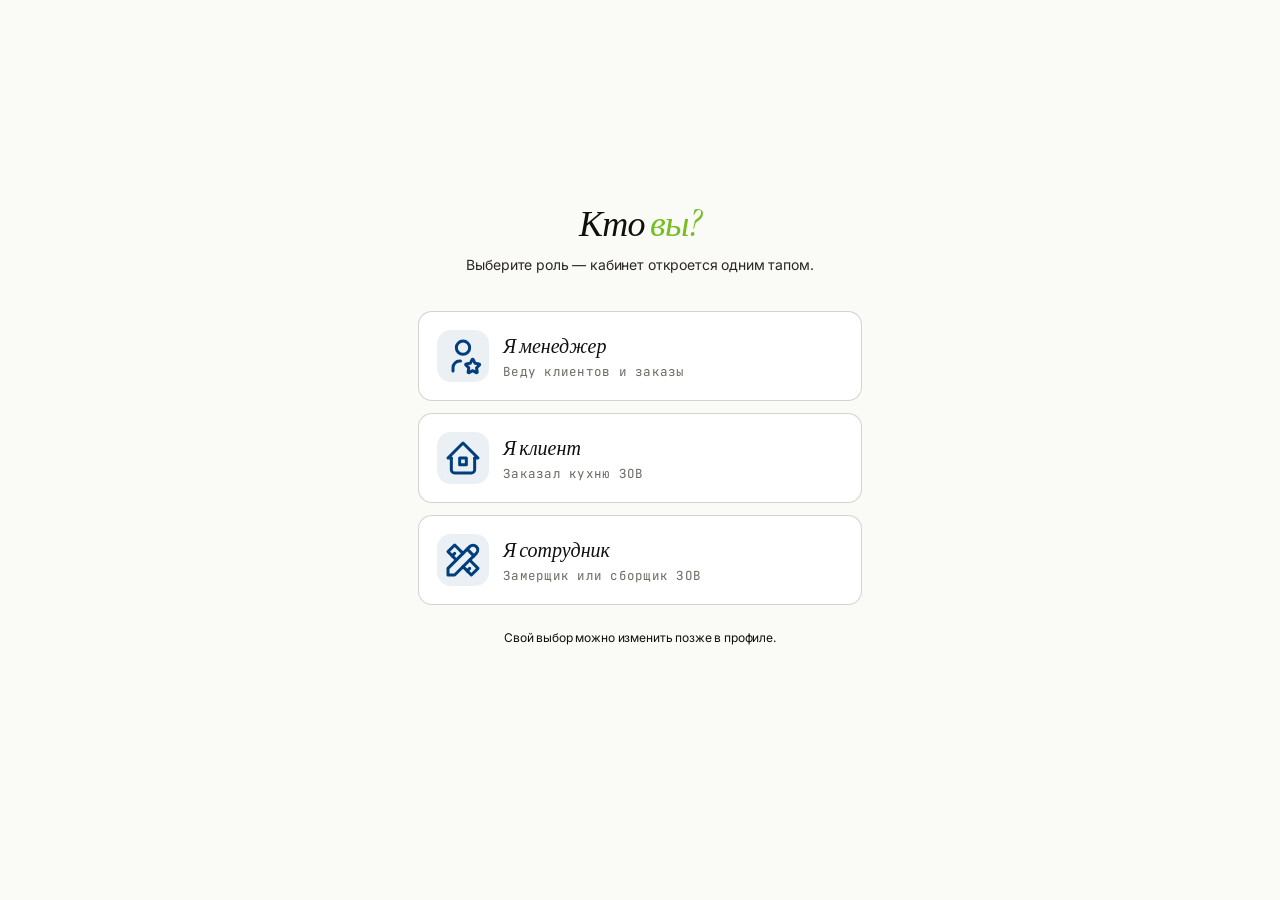
<file: miniapp/index.html>
<!doctype html>
<html lang="ru">
<head>
  <meta charset="utf-8">
  <meta name="viewport" content="width=device-width, initial-scale=1, viewport-fit=cover, user-scalable=no">
  <meta name="theme-color" content="#2C3E50">
  <meta http-equiv="Cache-Control" content="no-cache, no-store, must-revalidate">
  <meta http-equiv="Pragma" content="no-cache">
  <meta http-equiv="Expires" content="0">
  <title>WASRUSGEN1 · Кабинет</title>
  <link rel="preconnect" href="https://fonts.googleapis.com">
  <link rel="preconnect" href="https://fonts.gstatic.com" crossorigin>
  <link rel="stylesheet" href="https://fonts.googleapis.com/css2?family=Archivo:wght@400;500;600;700&family=Inter:wght@400;500;600;700;800&family=Geist:wght@400;500;600&family=Manrope:wght@400;500;600;700&family=Newsreader:ital,wght@0,400..600;1,400..600&family=Instrument+Serif:ital@0;1&family=JetBrains+Mono:wght@400;500&family=Cormorant+Garamond:ital,wght@1,400;1,500;1,600&family=Caveat:wght@500;700&display=swap">
  <script src="https://telegram.org/js/telegram-web-app.js"></script>
  <link rel="stylesheet" href="assets/styles.css?v=20260518o">
  <link rel="stylesheet" href="assets/podbor.css?v=20260519c">
</head>
<body>
  <!-- Splash — лого @wasrusgen1 + опилки (16) + вращающийся диск -->
  <div class="loader splash" id="splash">
    <div class="brand-logo-wrap">
      <img class="brand-logo" src="assets/wasrusgen-logo.svg?v=20260516d" alt="@wasrusgen1">
      <div class="splash-dust" aria-hidden="true">
        <span class="dust d1"></span>  <span class="dust d2"></span>
        <span class="dust d3"></span>  <span class="dust d4"></span>
        <span class="dust d5"></span>  <span class="dust d6"></span>
        <span class="dust d7"></span>  <span class="dust d8"></span>
        <span class="dust d9"></span>  <span class="dust d10"></span>
        <span class="dust d11"></span> <span class="dust d12"></span>
        <span class="dust d13"></span> <span class="dust d14"></span>
        <span class="dust d15"></span> <span class="dust d16"></span>
      </div>
    </div>
    <div class="loader-bar"></div>
    <div class="brand-tagline-gold">CRM</div>
  </div>
  <main id="app"></main>
  <script src="assets/platform.js?v=20260518n"></script>
  <script src="assets/icons.js?v=20260516h"></script>
  <script src="assets/podbor.config.js?v=20260516h"></script>
  <script src="assets/podbor.picts.js?v=20260516h"></script>
  <script src="assets/podbor.js?v=20260519c"></script>
  <script src="assets/clients.js?v=20260518e"></script>
  <script src="assets/zamer-picts.js?v=20260516h"></script>
  <script src="assets/measurements.js?v=20260518f"></script>
  <script src="assets/request.js?v=20260519f"></script>
  <script src="assets/assembly.js?v=20260518f"></script>
  <script src="assets/proposals.js?v=20260518f"></script>
  <script src="assets/me.js?v=20260519a"></script>
  <script src="assets/inbox.js?v=20260518i"></script>
  <script src="assets/cabinet.js?v=20260518j"></script>
  <script src="assets/selfmeasure.js?v=20260518k"></script>
  <script src="assets/orders.js?v=20260518l"></script>
  <script src="assets/master_tools.js?v=20260518p"></script>
  <script src="assets/signrequest.js?v=20260518o"></script>
  <script src="assets/admin_rates.js?v=20260519a"></script>
  <script src="assets/assembler_analytics.js?v=20260519a"></script>
  <script src="assets/assembler_dashboard.js?v=20260519b"></script>
  <script src="assets/staff_clients.js?v=20260519c"></script>
  <script src="assets/assembly_detail.js?v=20260519o"></script>
  <script src="assets/staff_roster.js?v=20260519b"></script>
  <script src="assets/client_timeline.js?v=20260519a"></script>
  <script src="assets/finance_summary.js?v=20260519a"></script>
  <script src="assets/contracts.js?v=20260519a"></script>
  <script src="assets/invoice.js?v=20260521d"></script>
  <script src="assets/measurer_dashboard.js?v=20260519a"></script>
  <script src="assets/act4.js?v=20260519a"></script>
  <script src="assets/feedback.js?v=20260519a"></script>
  <script src="assets/expeditor_dashboard.js?v=20260521b"></script>
  <script src="assets/dispatcher_dashboard.js?v=20260521a"></script>
    <script src="assets/app.js?v=20260521c"></script>
</body>
</html>
</file>
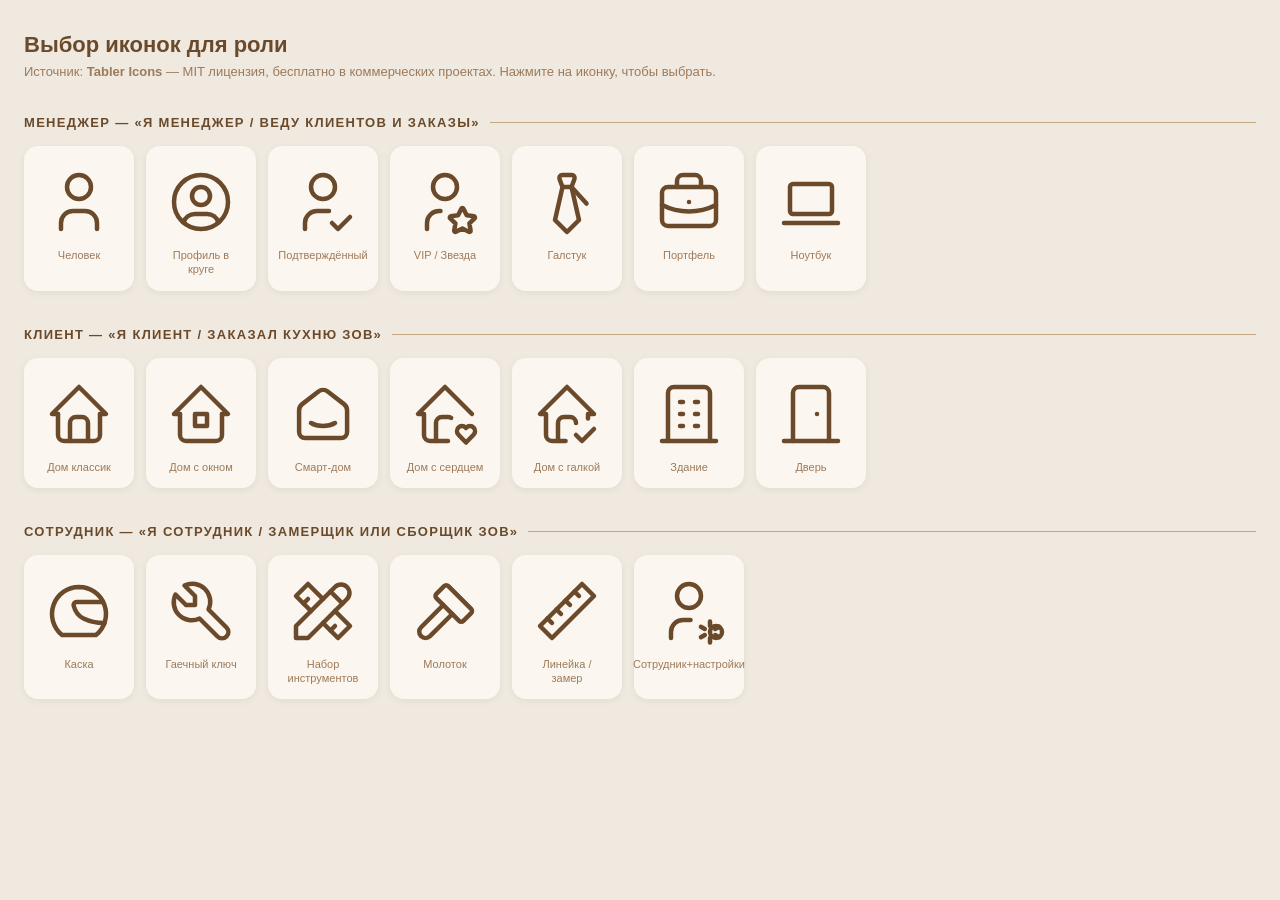
<file: icon-picker.html>
<!DOCTYPE html>
<html lang="ru">
<head>
<meta charset="UTF-8">
<meta name="viewport" content="width=device-width, initial-scale=1.0">
<title>Выбор иконок — Tabler Icons (MIT)</title>
<style>
  * { box-sizing: border-box; margin: 0; padding: 0; }
  body {
    font-family: -apple-system, BlinkMacSystemFont, 'Segoe UI', sans-serif;
    background: #EFE9DF;
    padding: 32px 24px;
    color: #3a2a1a;
  }
  h1 { color: #6B4A2B; font-size: 22px; margin-bottom: 6px; }
  .subtitle { color: #9E7A5A; font-size: 13px; margin-bottom: 36px; }
  .section { margin-bottom: 36px; }
  .section-title {
    font-size: 13px; font-weight: 700; text-transform: uppercase;
    letter-spacing: 0.1em; color: #6B4A2B; margin-bottom: 16px;
    display: flex; align-items: center; gap: 10px;
  }
  .section-title::after {
    content: ''; flex: 1; height: 1px; background: #C4A882;
  }
  .icons-row {
    display: flex; flex-wrap: wrap; gap: 12px;
  }
  .icon-card {
    background: #FBF7F0;
    border: 2px solid transparent;
    border-radius: 14px;
    padding: 18px 14px 12px;
    display: flex; flex-direction: column;
    align-items: center; gap: 10px;
    cursor: pointer;
    transition: border-color 0.15s, box-shadow 0.15s, transform 0.1s;
    width: 110px;
    box-shadow: 0 2px 6px rgba(107,74,43,0.08);
    user-select: none;
  }
  .icon-card:hover {
    border-color: #C4A882;
    box-shadow: 0 4px 14px rgba(107,74,43,0.15);
    transform: translateY(-2px);
  }
  .icon-card.selected {
    border-color: #6B4A2B;
    background: #F0E8DC;
    box-shadow: 0 4px 16px rgba(107,74,43,0.2);
  }
  .icon-card svg {
    display: block;
  }
  .icon-name {
    font-size: 11px; color: #9E7A5A; text-align: center;
    font-weight: 500; line-height: 1.3;
  }
  .icon-card.selected .icon-name { color: #6B4A2B; font-weight: 700; }

  .result-bar {
    position: fixed; bottom: 0; left: 0; right: 0;
    background: #6B4A2B; color: #FBF7F0;
    padding: 14px 24px;
    display: flex; align-items: center; justify-content: space-between;
    font-size: 14px;
    transform: translateY(100%);
    transition: transform 0.25s;
  }
  .result-bar.visible { transform: translateY(0); }
  .result-bar strong { font-weight: 700; }
  .result-bar code {
    background: rgba(255,255,255,0.15); border-radius: 4px;
    padding: 2px 8px; font-family: monospace; font-size: 12px;
  }
  .result-bar .hint { color: #C4A882; font-size: 12px; }
</style>
</head>
<body>

<h1>Выбор иконок для роли</h1>
<p class="subtitle">Источник: <strong>Tabler Icons</strong> — MIT лицензия, бесплатно в коммерческих проектах. Нажмите на иконку, чтобы выбрать.</p>

<!-- ====== МЕНЕДЖЕР ====== -->
<div class="section">
  <div class="section-title">Менеджер — «Я менеджер / Веду клиентов и заказы»</div>
  <div class="icons-row">

    <div class="icon-card" data-role="manager" data-name="user" onclick="pick(this)">
      <svg xmlns="http://www.w3.org/2000/svg" viewBox="0 0 24 24" width="72" height="72" fill="none" stroke="#6B4A2B" stroke-width="1.5" stroke-linecap="round" stroke-linejoin="round">
        <path d="M8 7a4 4 0 1 0 8 0a4 4 0 0 0 -8 0"/>
        <path d="M6 21v-2a4 4 0 0 1 4 -4h4a4 4 0 0 1 4 4v2"/>
      </svg>
      <div class="icon-name">Человек</div>
    </div>

    <div class="icon-card" data-role="manager" data-name="user-circle" onclick="pick(this)">
      <svg xmlns="http://www.w3.org/2000/svg" viewBox="0 0 24 24" width="72" height="72" fill="none" stroke="#6B4A2B" stroke-width="1.5" stroke-linecap="round" stroke-linejoin="round">
        <path d="M3 12a9 9 0 1 0 18 0a9 9 0 1 0 -18 0"/>
        <path d="M9 10a3 3 0 1 0 6 0a3 3 0 1 0 -6 0"/>
        <path d="M6.168 18.849a4 4 0 0 1 3.832 -2.849h4a4 4 0 0 1 3.834 2.855"/>
      </svg>
      <div class="icon-name">Профиль в круге</div>
    </div>

    <div class="icon-card" data-role="manager" data-name="user-check" onclick="pick(this)">
      <svg xmlns="http://www.w3.org/2000/svg" viewBox="0 0 24 24" width="72" height="72" fill="none" stroke="#6B4A2B" stroke-width="1.5" stroke-linecap="round" stroke-linejoin="round">
        <path d="M8 7a4 4 0 1 0 8 0a4 4 0 0 0 -8 0"/>
        <path d="M6 21v-2a4 4 0 0 1 4 -4h4"/>
        <path d="M15 19l2 2l4 -4"/>
      </svg>
      <div class="icon-name">Подтверждённый</div>
    </div>

    <div class="icon-card" data-role="manager" data-name="user-star" onclick="pick(this)">
      <svg xmlns="http://www.w3.org/2000/svg" viewBox="0 0 24 24" width="72" height="72" fill="none" stroke="#6B4A2B" stroke-width="1.5" stroke-linecap="round" stroke-linejoin="round">
        <path d="M8 7a4 4 0 1 0 8 0a4 4 0 0 0 -8 0"/>
        <path d="M6 21v-2a4 4 0 0 1 4 -4h.5"/>
        <path d="M17.8 20.817l-2.172 1.138a.392 .392 0 0 1 -.568 -.41l.415 -2.411l-1.757 -1.707a.389 .389 0 0 1 .217 -.665l2.428 -.352l1.086 -2.193a.392 .392 0 0 1 .702 0l1.086 2.193l2.428 .352a.39 .39 0 0 1 .217 .665l-1.757 1.707l.414 2.41a.39 .39 0 0 1 -.567 .411z"/>
      </svg>
      <div class="icon-name">VIP / Звезда</div>
    </div>

    <div class="icon-card" data-role="manager" data-name="tie" onclick="pick(this)">
      <svg xmlns="http://www.w3.org/2000/svg" viewBox="0 0 24 24" width="72" height="72" fill="none" stroke="#6B4A2B" stroke-width="1.5" stroke-linecap="round" stroke-linejoin="round">
        <path d="M12 22l4 -4l-2.5 -11l.993 -2.649a1 1 0 0 0 -.936 -1.351h-3.114a1 1 0 0 0 -.936 1.351l.993 2.649l-2.5 11l4 4"/>
        <path d="M10.5 7h3l5 5.5"/>
      </svg>
      <div class="icon-name">Галстук</div>
    </div>

    <div class="icon-card" data-role="manager" data-name="briefcase" onclick="pick(this)">
      <svg xmlns="http://www.w3.org/2000/svg" viewBox="0 0 24 24" width="72" height="72" fill="none" stroke="#6B4A2B" stroke-width="1.5" stroke-linecap="round" stroke-linejoin="round">
        <path d="M3 9a2 2 0 0 1 2 -2h14a2 2 0 0 1 2 2v9a2 2 0 0 1 -2 2h-14a2 2 0 0 1 -2 -2l0 -9"/>
        <path d="M8 7v-2a2 2 0 0 1 2 -2h4a2 2 0 0 1 2 2v2"/>
        <path d="M12 12l0 .01"/>
        <path d="M3 13a20 20 0 0 0 18 0"/>
      </svg>
      <div class="icon-name">Портфель</div>
    </div>

    <div class="icon-card" data-role="manager" data-name="device-laptop" onclick="pick(this)">
      <svg xmlns="http://www.w3.org/2000/svg" viewBox="0 0 24 24" width="72" height="72" fill="none" stroke="#6B4A2B" stroke-width="1.5" stroke-linecap="round" stroke-linejoin="round">
        <path d="M3 19l18 0"/>
        <path d="M5 7a1 1 0 0 1 1 -1h12a1 1 0 0 1 1 1v8a1 1 0 0 1 -1 1h-12a1 1 0 0 1 -1 -1l0 -8"/>
      </svg>
      <div class="icon-name">Ноутбук</div>
    </div>

  </div>
</div>

<!-- ====== КЛИЕНТ ====== -->
<div class="section">
  <div class="section-title">Клиент — «Я клиент / Заказал кухню ЗОВ»</div>
  <div class="icons-row">

    <div class="icon-card" data-role="client" data-name="home" onclick="pick(this)">
      <svg xmlns="http://www.w3.org/2000/svg" viewBox="0 0 24 24" width="72" height="72" fill="none" stroke="#6B4A2B" stroke-width="1.5" stroke-linecap="round" stroke-linejoin="round">
        <path d="M5 12l-2 0l9 -9l9 9l-2 0"/>
        <path d="M5 12v7a2 2 0 0 0 2 2h10a2 2 0 0 0 2 -2v-7"/>
        <path d="M9 21v-6a2 2 0 0 1 2 -2h2a2 2 0 0 1 2 2v6"/>
      </svg>
      <div class="icon-name">Дом классик</div>
    </div>

    <div class="icon-card" data-role="client" data-name="home-2" onclick="pick(this)">
      <svg xmlns="http://www.w3.org/2000/svg" viewBox="0 0 24 24" width="72" height="72" fill="none" stroke="#6B4A2B" stroke-width="1.5" stroke-linecap="round" stroke-linejoin="round">
        <path d="M5 12l-2 0l9 -9l9 9l-2 0"/>
        <path d="M5 12v7a2 2 0 0 0 2 2h10a2 2 0 0 0 2 -2v-7"/>
        <path d="M10 12h4v4h-4l0 -4"/>
      </svg>
      <div class="icon-name">Дом с окном</div>
    </div>

    <div class="icon-card" data-role="client" data-name="smart-home" onclick="pick(this)">
      <svg xmlns="http://www.w3.org/2000/svg" viewBox="0 0 24 24" width="72" height="72" fill="none" stroke="#6B4A2B" stroke-width="1.5" stroke-linecap="round" stroke-linejoin="round">
        <path d="M19 8.71l-5.333 -4.148a2.666 2.666 0 0 0 -3.274 0l-5.334 4.148a2.665 2.665 0 0 0 -1.029 2.105v7.2a2 2 0 0 0 2 2h12a2 2 0 0 0 2 -2v-7.2c0 -.823 -.38 -1.6 -1.03 -2.105"/>
        <path d="M16 15c-2.21 1.333 -5.792 1.333 -8 0"/>
      </svg>
      <div class="icon-name">Смарт-дом</div>
    </div>

    <div class="icon-card" data-role="client" data-name="home-heart" onclick="pick(this)">
      <svg xmlns="http://www.w3.org/2000/svg" viewBox="0 0 24 24" width="72" height="72" fill="none" stroke="#6B4A2B" stroke-width="1.5" stroke-linecap="round" stroke-linejoin="round">
        <path d="M21 12l-9 -9l-9 9h2v7a2 2 0 0 0 2 2h6"/>
        <path d="M9 21v-6a2 2 0 0 1 2 -2h2c.39 0 .754 .112 1.061 .304"/>
        <path d="M19 21.5l2.518 -2.58a1.74 1.74 0 0 0 0 -2.413a1.627 1.627 0 0 0 -2.346 0l-.168 .172l-.168 -.172a1.627 1.627 0 0 0 -2.346 0a1.74 1.74 0 0 0 0 2.412l2.51 2.59z"/>
      </svg>
      <div class="icon-name">Дом с сердцем</div>
    </div>

    <div class="icon-card" data-role="client" data-name="home-check" onclick="pick(this)">
      <svg xmlns="http://www.w3.org/2000/svg" viewBox="0 0 24 24" width="72" height="72" fill="none" stroke="#6B4A2B" stroke-width="1.5" stroke-linecap="round" stroke-linejoin="round">
        <path d="M9 21v-6a2 2 0 0 1 2 -2h2a2 2 0 0 1 2 2"/>
        <path d="M19 13.488v-1.488h2l-9 -9l-9 9h2v7a2 2 0 0 0 2 2h4.525"/>
        <path d="M15 19l2 2l4 -4"/>
      </svg>
      <div class="icon-name">Дом с галкой</div>
    </div>

    <div class="icon-card" data-role="client" data-name="building" onclick="pick(this)">
      <svg xmlns="http://www.w3.org/2000/svg" viewBox="0 0 24 24" width="72" height="72" fill="none" stroke="#6B4A2B" stroke-width="1.5" stroke-linecap="round" stroke-linejoin="round">
        <path d="M3 21l18 0"/>
        <path d="M9 8l1 0"/><path d="M9 12l1 0"/><path d="M9 16l1 0"/>
        <path d="M14 8l1 0"/><path d="M14 12l1 0"/><path d="M14 16l1 0"/>
        <path d="M5 21v-16a2 2 0 0 1 2 -2h10a2 2 0 0 1 2 2v16"/>
      </svg>
      <div class="icon-name">Здание</div>
    </div>

    <div class="icon-card" data-role="client" data-name="door" onclick="pick(this)">
      <svg xmlns="http://www.w3.org/2000/svg" viewBox="0 0 24 24" width="72" height="72" fill="none" stroke="#6B4A2B" stroke-width="1.5" stroke-linecap="round" stroke-linejoin="round">
        <path d="M14 12v.01"/>
        <path d="M3 21h18"/>
        <path d="M6 21v-16a2 2 0 0 1 2 -2h8a2 2 0 0 1 2 2v16"/>
      </svg>
      <div class="icon-name">Дверь</div>
    </div>

  </div>
</div>

<!-- ====== СОТРУДНИК ====== -->
<div class="section" style="padding-bottom: 80px;">
  <div class="section-title">Сотрудник — «Я сотрудник / Замерщик или сборщик ЗОВ»</div>
  <div class="icons-row">

    <div class="icon-card" data-role="staff" data-name="helmet" onclick="pick(this)">
      <svg xmlns="http://www.w3.org/2000/svg" viewBox="0 0 24 24" width="72" height="72" fill="none" stroke="#6B4A2B" stroke-width="1.5" stroke-linecap="round" stroke-linejoin="round">
        <path d="M12 4a9 9 0 0 1 5.656 16h-11.312a9 9 0 0 1 5.656 -16"/>
        <path d="M20 9h-8.8a1 1 0 0 0 -.968 1.246c.507 2 1.596 3.418 3.268 4.254c2 1 4.333 1.5 7 1.5"/>
      </svg>
      <div class="icon-name">Каска</div>
    </div>

    <div class="icon-card" data-role="staff" data-name="tool" onclick="pick(this)">
      <svg xmlns="http://www.w3.org/2000/svg" viewBox="0 0 24 24" width="72" height="72" fill="none" stroke="#6B4A2B" stroke-width="1.5" stroke-linecap="round" stroke-linejoin="round">
        <path d="M7 10h3v-3l-3.5 -3.5a6 6 0 0 1 8 8l6 6a2 2 0 0 1 -3 3l-6 -6a6 6 0 0 1 -8 -8l3.5 3.5"/>
      </svg>
      <div class="icon-name">Гаечный ключ</div>
    </div>

    <div class="icon-card" data-role="staff" data-name="tools" onclick="pick(this)">
      <svg xmlns="http://www.w3.org/2000/svg" viewBox="0 0 24 24" width="72" height="72" fill="none" stroke="#6B4A2B" stroke-width="1.5" stroke-linecap="round" stroke-linejoin="round">
        <path d="M3 21h4l13 -13a1.5 1.5 0 0 0 -4 -4l-13 13v4"/>
        <path d="M14.5 5.5l4 4"/>
        <path d="M12 8l-5 -5l-4 4l5 5"/>
        <path d="M7 8l-1.5 1.5"/>
        <path d="M16 12l5 5l-4 4l-5 -5"/>
        <path d="M16 17l-1.5 1.5"/>
      </svg>
      <div class="icon-name">Набор инструментов</div>
    </div>

    <div class="icon-card" data-role="staff" data-name="hammer" onclick="pick(this)">
      <svg xmlns="http://www.w3.org/2000/svg" viewBox="0 0 24 24" width="72" height="72" fill="none" stroke="#6B4A2B" stroke-width="1.5" stroke-linecap="round" stroke-linejoin="round">
        <path d="M11.414 10l-7.383 7.418a2.091 2.091 0 0 0 0 2.967a2.11 2.11 0 0 0 2.976 0l7.407 -7.385"/>
        <path d="M18.121 15.293l2.586 -2.586a1 1 0 0 0 0 -1.414l-7.586 -7.586a1 1 0 0 0 -1.414 0l-2.586 2.586a1 1 0 0 0 0 1.414l7.586 7.586a1 1 0 0 0 1.414 0z"/>
      </svg>
      <div class="icon-name">Молоток</div>
    </div>

    <div class="icon-card" data-role="staff" data-name="ruler-2" onclick="pick(this)">
      <svg xmlns="http://www.w3.org/2000/svg" viewBox="0 0 24 24" width="72" height="72" fill="none" stroke="#6B4A2B" stroke-width="1.5" stroke-linecap="round" stroke-linejoin="round">
        <path d="M17 3l4 4l-14 14l-4 -4l14 -14"/>
        <path d="M16 7l-1.5 -1.5"/>
        <path d="M13 10l-1.5 -1.5"/>
        <path d="M10 13l-1.5 -1.5"/>
        <path d="M7 16l-1.5 -1.5"/>
      </svg>
      <div class="icon-name">Линейка / замер</div>
    </div>

    <div class="icon-card" data-role="staff" data-name="user-cog" onclick="pick(this)">
      <svg xmlns="http://www.w3.org/2000/svg" viewBox="0 0 24 24" width="72" height="72" fill="none" stroke="#6B4A2B" stroke-width="1.5" stroke-linecap="round" stroke-linejoin="round">
        <path d="M8 7a4 4 0 1 0 8 0a4 4 0 0 0 -8 0"/>
        <path d="M6 21v-2a4 4 0 0 1 4 -4h2.5"/>
        <path d="M19.001 19a2 2 0 1 0 4 0a2 2 0 1 0 -4 0"/>
        <path d="M19.001 15.5v1.5"/>
        <path d="M19.001 21v1.5"/>
        <path d="M22.032 17.25l-1.299 .75"/>
        <path d="M17.27 20l-1.3 .75"/>
        <path d="M15.97 17.25l1.3 .75"/>
        <path d="M20.733 20l1.3 .75"/>
      </svg>
      <div class="icon-name">Сотрудник+настройки</div>
    </div>

  </div>
</div>

<!-- Статус-бар выбора -->
<div class="result-bar" id="resultBar">
  <div>
    <span id="selectionText">Выберите иконки для всех трёх ролей</span><br>
    <span class="hint" id="selectionHint">Нажмите на карточку</span>
  </div>
  <div id="selectionIcons" style="display:flex; gap:24px; align-items:center;"></div>
</div>

<script>
const selected = { manager: null, client: null, staff: null };
const roleNames = { manager: 'Менеджер', client: 'Клиент', staff: 'Сотрудник' };

function pick(card) {
  const role = card.dataset.role;
  const name = card.dataset.name;

  // Снять выбор с предыдущей карточки той же роли
  document.querySelectorAll(`.icon-card[data-role="${role}"]`).forEach(c => c.classList.remove('selected'));

  card.classList.add('selected');
  selected[role] = name;

  updateBar();
}

function updateBar() {
  const bar = document.getElementById('resultBar');
  const text = document.getElementById('selectionText');
  const hint = document.getElementById('selectionHint');
  const iconsDiv = document.getElementById('selectionIcons');

  const filled = Object.entries(selected).filter(([, v]) => v !== null);
  bar.classList.add('visible');

  if (filled.length === 3) {
    text.textContent = '✅ Все три роли выбраны!';
    hint.innerHTML = Object.entries(selected).map(([role, name]) =>
      `${roleNames[role]}: <code>${name}</code>`
    ).join(' · ');
  } else {
    text.textContent = `Выбрано ${filled.length} из 3`;
    hint.textContent = filled.map(([role, name]) => `${roleNames[role]}: ${name}`).join(' · ') || 'Нажмите на карточку';
  }

  iconsDiv.innerHTML = filled.map(([role, name]) => {
    const card = document.querySelector(`.icon-card[data-role="${role}"][data-name="${name}"]`);
    return card ? `<div style="text-align:center"><div style="background:rgba(255,255,255,0.15);border-radius:8px;padding:6px">${card.querySelector('svg').outerHTML.replace(/width="\d+"/, 'width="36"').replace(/height="\d+"/, 'height="36"').replace(/stroke="#6B4A2B"/g, 'stroke="#FBF7F0"')}</div><div style="font-size:10px;color:#C4A882;margin-top:4px">${roleNames[role]}</div></div>` : '';
  }).join('');
}
</script>
</body>
</html>
</file>
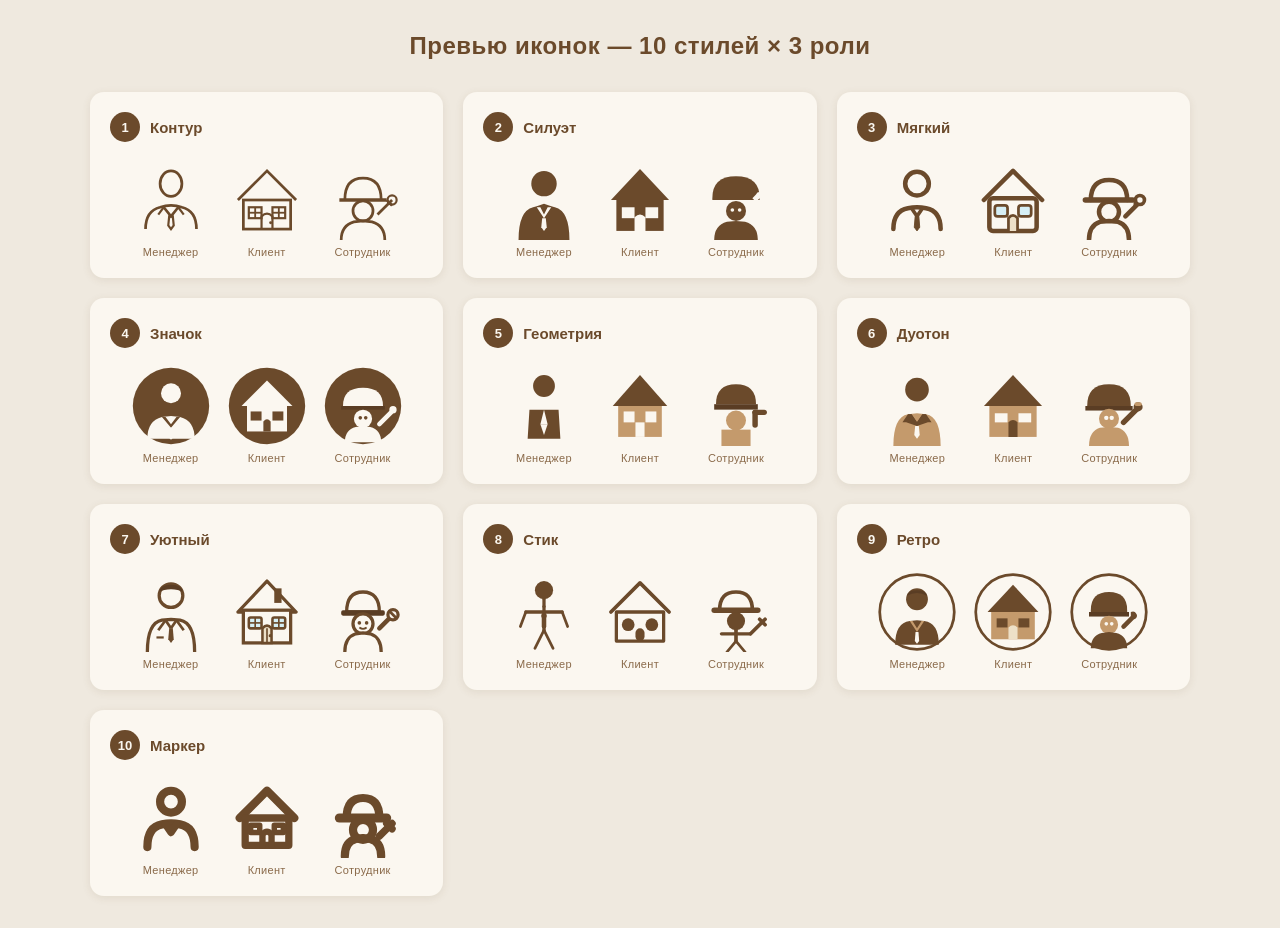
<file: icon-preview.html>
<!DOCTYPE html>
<html lang="ru">
<head>
<meta charset="UTF-8">
<meta name="viewport" content="width=device-width, initial-scale=1.0">
<title>Icon Preview — 10 Styles × 3 Roles</title>
<style>
  * { box-sizing: border-box; margin: 0; padding: 0; }
  body {
    background: #EFE9DF;
    font-family: -apple-system, BlinkMacSystemFont, 'Segoe UI', sans-serif;
    padding: 32px 24px;
    min-height: 100vh;
  }
  h1 {
    text-align: center;
    color: #6B4A2B;
    font-size: 24px;
    font-weight: 700;
    margin-bottom: 32px;
    letter-spacing: 0.5px;
  }
  .grid {
    display: grid;
    grid-template-columns: repeat(auto-fill, minmax(320px, 1fr));
    gap: 20px;
    max-width: 1100px;
    margin: 0 auto;
  }
  .card {
    background: #FBF7F0;
    border-radius: 14px;
    padding: 20px;
    box-shadow: 0 2px 8px rgba(107,74,43,0.10);
  }
  .card-header {
    display: flex;
    align-items: center;
    gap: 10px;
    margin-bottom: 18px;
  }
  .badge {
    width: 30px;
    height: 30px;
    border-radius: 50%;
    background: #6B4A2B;
    color: #FBF7F0;
    font-size: 13px;
    font-weight: 700;
    display: flex;
    align-items: center;
    justify-content: center;
    flex-shrink: 0;
  }
  .style-name {
    font-size: 15px;
    font-weight: 600;
    color: #6B4A2B;
  }
  .icons-row {
    display: flex;
    gap: 16px;
    justify-content: center;
    align-items: flex-end;
  }
  .icon-wrap {
    display: flex;
    flex-direction: column;
    align-items: center;
    gap: 6px;
  }
  .icon-label {
    font-size: 11px;
    color: #8A6A4A;
    font-weight: 500;
    text-align: center;
    letter-spacing: 0.3px;
  }
</style>
</head>
<body>
<h1>Превью иконок — 10 стилей × 3 роли</h1>
<div class="grid">

<!-- ===== STYLE 1: Контур ===== -->
<div class="card">
  <div class="card-header">
    <div class="badge">1</div>
    <div class="style-name">Контур</div>
  </div>
  <div class="icons-row">
    <!-- Manager: outline -->
    <div class="icon-wrap">
      <svg viewBox="0 0 44 44" width="80" height="80" xmlns="http://www.w3.org/2000/svg">
        <!-- head ellipse -->
        <ellipse cx="22" cy="13" rx="6" ry="7" fill="none" stroke="#6B4A2B" stroke-width="1.5"/>
        <!-- shoulders arc -->
        <path d="M8 38 Q8 28 16 26 Q19 25 22 25 Q25 25 28 26 Q36 28 36 38" fill="none" stroke="#6B4A2B" stroke-width="1.5"/>
        <!-- collar V -->
        <path d="M18 26 L22 31 L26 26" fill="none" stroke="#6B4A2B" stroke-width="1.5"/>
        <!-- tie outline -->
        <path d="M21 31 L20.5 36 L22 38 L23.5 36 L23 31 Z" fill="none" stroke="#6B4A2B" stroke-width="1.2"/>
        <!-- lapel lines -->
        <line x1="18" y1="26" x2="15" y2="30" stroke="#6B4A2B" stroke-width="1.2"/>
        <line x1="26" y1="26" x2="29" y2="30" stroke="#6B4A2B" stroke-width="1.2"/>
      </svg>
      <div class="icon-label">Менеджер</div>
    </div>
    <!-- Client: house outline -->
    <div class="icon-wrap">
      <svg viewBox="0 0 44 44" width="80" height="80" xmlns="http://www.w3.org/2000/svg">
        <!-- roof triangle -->
        <polyline points="6,22 22,6 38,22" fill="none" stroke="#6B4A2B" stroke-width="1.5"/>
        <!-- walls rect -->
        <rect x="9" y="22" width="26" height="16" fill="none" stroke="#6B4A2B" stroke-width="1.5"/>
        <!-- window left -->
        <rect x="12" y="26" width="7" height="6" fill="none" stroke="#6B4A2B" stroke-width="1.2"/>
        <!-- window cross -->
        <line x1="15.5" y1="26" x2="15.5" y2="32" stroke="#6B4A2B" stroke-width="1"/>
        <line x1="12" y1="29" x2="19" y2="29" stroke="#6B4A2B" stroke-width="1"/>
        <!-- window right -->
        <rect x="25" y="26" width="7" height="6" fill="none" stroke="#6B4A2B" stroke-width="1.2"/>
        <line x1="28.5" y1="26" x2="28.5" y2="32" stroke="#6B4A2B" stroke-width="1"/>
        <line x1="25" y1="29" x2="32" y2="29" stroke="#6B4A2B" stroke-width="1"/>
        <!-- door arch -->
        <path d="M19 38 L19 31 Q22 28 25 31 L25 38" fill="none" stroke="#6B4A2B" stroke-width="1.2"/>
        <!-- knob -->
        <circle cx="24" cy="34.5" r="0.8" fill="#6B4A2B"/>
      </svg>
      <div class="icon-label">Клиент</div>
    </div>
    <!-- Staff: construction worker outline -->
    <div class="icon-wrap">
      <svg viewBox="0 0 44 44" width="80" height="80" xmlns="http://www.w3.org/2000/svg">
        <!-- helmet dome arc -->
        <path d="M12 22 Q12 10 22 10 Q32 10 32 22" fill="none" stroke="#6B4A2B" stroke-width="1.5"/>
        <!-- brim line -->
        <line x1="9" y1="22" x2="35" y2="22" stroke="#6B4A2B" stroke-width="2"/>
        <!-- head circle -->
        <circle cx="22" cy="28" r="5.5" fill="none" stroke="#6B4A2B" stroke-width="1.5"/>
        <!-- torso/jacket -->
        <path d="M10 44 Q10 36 17 34 L22 33.5 L27 34 Q34 36 34 44" fill="none" stroke="#6B4A2B" stroke-width="1.5"/>
        <!-- wrench L-shape -->
        <line x1="30" y1="30" x2="38" y2="22" stroke="#6B4A2B" stroke-width="1.5"/>
        <line x1="35" y1="22" x2="38" y2="25" stroke="#6B4A2B" stroke-width="1.5"/>
        <circle cx="38" cy="22" r="2.5" fill="none" stroke="#6B4A2B" stroke-width="1.2"/>
      </svg>
      <div class="icon-label">Сотрудник</div>
    </div>
  </div>
</div>

<!-- ===== STYLE 2: Силуэт ===== -->
<div class="card">
  <div class="card-header">
    <div class="badge">2</div>
    <div class="style-name">Силуэт</div>
  </div>
  <div class="icons-row">
    <!-- Manager silhouette -->
    <div class="icon-wrap">
      <svg viewBox="0 0 44 44" width="80" height="80" xmlns="http://www.w3.org/2000/svg">
        <!-- head -->
        <circle cx="22" cy="13" r="7" fill="#6B4A2B"/>
        <!-- torso/suit path -->
        <path d="M8 44 Q8 28 16 26 L18 25.5 L22 24 L26 25.5 L28 26 Q36 28 36 44 Z" fill="#6B4A2B"/>
        <!-- collar V white -->
        <path d="M18 26 L22 32 L26 26 L24 26 L22 30 L20 26 Z" fill="#FBF7F0"/>
        <!-- tie white -->
        <path d="M21 32 L20.5 37 L22 39 L23.5 37 L23 32 Z" fill="#FBF7F0"/>
      </svg>
      <div class="icon-label">Менеджер</div>
    </div>
    <!-- Client silhouette -->
    <div class="icon-wrap">
      <svg viewBox="0 0 44 44" width="80" height="80" xmlns="http://www.w3.org/2000/svg">
        <!-- roof triangle filled -->
        <polygon points="6,22 22,5 38,22" fill="#6B4A2B"/>
        <!-- walls filled -->
        <rect x="9" y="22" width="26" height="17" fill="#6B4A2B"/>
        <!-- left window white -->
        <rect x="12" y="26" width="7" height="6" fill="#FBF7F0"/>
        <!-- right window white -->
        <rect x="25" y="26" width="7" height="6" fill="#FBF7F0"/>
        <!-- door white -->
        <path d="M19 39 L19 31.5 Q22 28.5 25 31.5 L25 39 Z" fill="#FBF7F0"/>
      </svg>
      <div class="icon-label">Клиент</div>
    </div>
    <!-- Staff silhouette -->
    <div class="icon-wrap">
      <svg viewBox="0 0 44 44" width="80" height="80" xmlns="http://www.w3.org/2000/svg">
        <!-- helmet + brim filled path -->
        <path d="M9 22 L9 21 Q9 9 22 9 Q35 9 35 21 L35 22 Z" fill="#6B4A2B"/>
        <!-- head circle -->
        <circle cx="22" cy="28" r="5.5" fill="#6B4A2B"/>
        <!-- torso -->
        <path d="M10 44 Q10 36 17 34 L22 33.5 L27 34 Q34 36 34 44 Z" fill="#6B4A2B"/>
        <!-- eyes white dots -->
        <circle cx="20" cy="27.5" r="1" fill="#FBF7F0"/>
        <circle cx="24" cy="27.5" r="1" fill="#FBF7F0"/>
        <!-- wrench white -->
        <path d="M29 31 L37 23 L35 21 L33 23 L31 21 L33 19 Q34 17 36 18 Q38 19 38 21 Q38 24 36 25 L32 29 Z" fill="#FBF7F0"/>
      </svg>
      <div class="icon-label">Сотрудник</div>
    </div>
  </div>
</div>

<!-- ===== STYLE 3: Мягкий ===== -->
<div class="card">
  <div class="card-header">
    <div class="badge">3</div>
    <div class="style-name">Мягкий</div>
  </div>
  <div class="icons-row">
    <!-- Manager soft -->
    <div class="icon-wrap">
      <svg viewBox="0 0 44 44" width="80" height="80" xmlns="http://www.w3.org/2000/svg">
        <circle cx="22" cy="13" r="6.5" fill="#FBF7F0" stroke="#6B4A2B" stroke-width="2.5" stroke-linecap="round" stroke-linejoin="round"/>
        <path d="M9 38 Q9 28 17 26.5 Q19.5 26 22 26 Q24.5 26 27 26.5 Q35 28 35 38" fill="#FBF7F0" stroke="#6B4A2B" stroke-width="2.5" stroke-linecap="round" stroke-linejoin="round"/>
        <!-- collar lines -->
        <line x1="19" y1="26.5" x2="22" y2="31" stroke="#6B4A2B" stroke-width="2" stroke-linecap="round"/>
        <line x1="25" y1="26.5" x2="22" y2="31" stroke="#6B4A2B" stroke-width="2" stroke-linecap="round"/>
        <!-- tie filled polygon -->
        <polygon points="21,31 20.5,37 22,39 23.5,37 23,31" fill="#6B4A2B" stroke="#6B4A2B" stroke-width="0.5" stroke-linejoin="round"/>
      </svg>
      <div class="icon-label">Менеджер</div>
    </div>
    <!-- Client soft -->
    <div class="icon-wrap">
      <svg viewBox="0 0 44 44" width="80" height="80" xmlns="http://www.w3.org/2000/svg">
        <path d="M6,22 L22,6 L38,22" fill="#FBF7F0" stroke="#6B4A2B" stroke-width="2.5" stroke-linecap="round" stroke-linejoin="round"/>
        <rect x="9" y="21" width="26" height="18" rx="2" fill="#FBF7F0" stroke="#6B4A2B" stroke-width="2.5" stroke-linejoin="round"/>
        <!-- windows with glass blue -->
        <rect x="12" y="25" width="7" height="6" rx="1.5" fill="#D6EFF5" stroke="#6B4A2B" stroke-width="1.5"/>
        <rect x="25" y="25" width="7" height="6" rx="1.5" fill="#D6EFF5" stroke="#6B4A2B" stroke-width="1.5"/>
        <!-- door arch warm sand -->
        <path d="M19.5 39 L19.5 32 Q22 29 24.5 32 L24.5 39" fill="#EDE0C8" stroke="#6B4A2B" stroke-width="1.5" stroke-linecap="round"/>
      </svg>
      <div class="icon-label">Клиент</div>
    </div>
    <!-- Staff soft -->
    <div class="icon-wrap">
      <svg viewBox="0 0 44 44" width="80" height="80" xmlns="http://www.w3.org/2000/svg">
        <!-- dome arc -->
        <path d="M12 22 Q12 11 22 11 Q32 11 32 22" fill="#FBF7F0" stroke="#6B4A2B" stroke-width="2.5" stroke-linecap="round"/>
        <!-- brim line thick -->
        <line x1="9" y1="22" x2="35" y2="22" stroke="#6B4A2B" stroke-width="3" stroke-linecap="round"/>
        <circle cx="22" cy="28.5" r="5.5" fill="#FBF7F0" stroke="#6B4A2B" stroke-width="2.5"/>
        <path d="M11 44 Q11 36 17 34 L22 33.5 L27 34 Q33 36 33 44" fill="#FBF7F0" stroke="#6B4A2B" stroke-width="2.5" stroke-linecap="round" stroke-linejoin="round"/>
        <!-- wrench line + circle -->
        <line x1="31" y1="31" x2="39" y2="23" stroke="#6B4A2B" stroke-width="2.5" stroke-linecap="round"/>
        <circle cx="39" cy="22" r="2.5" fill="#FBF7F0" stroke="#6B4A2B" stroke-width="2"/>
        <line x1="36.5" y1="22" x2="36.5" y2="25" stroke="#6B4A2B" stroke-width="2" stroke-linecap="round"/>
      </svg>
      <div class="icon-label">Сотрудник</div>
    </div>
  </div>
</div>

<!-- ===== STYLE 4: Значок ===== -->
<div class="card">
  <div class="card-header">
    <div class="badge">4</div>
    <div class="style-name">Значок</div>
  </div>
  <div class="icons-row">
    <!-- Manager badge -->
    <div class="icon-wrap">
      <svg viewBox="0 0 44 44" width="80" height="80" xmlns="http://www.w3.org/2000/svg">
        <circle cx="22" cy="22" r="21" fill="#6B4A2B"/>
        <!-- white head -->
        <circle cx="22" cy="15" r="5.5" fill="#FBF7F0"/>
        <!-- white torso -->
        <path d="M9 40 Q9 30 17 28 L22 27.5 L27 28 Q35 30 35 40 Z" fill="#FBF7F0"/>
        <!-- dark collar/suit -->
        <path d="M17 28 L22 34 L27 28 L25 28 L22 32 L19 28 Z" fill="#6B4A2B"/>
        <!-- white tie -->
        <polygon points="21,34 20.5,39 22,40.5 23.5,39 23,34" fill="#FBF7F0"/>
      </svg>
      <div class="icon-label">Менеджер</div>
    </div>
    <!-- Client badge -->
    <div class="icon-wrap">
      <svg viewBox="0 0 44 44" width="80" height="80" xmlns="http://www.w3.org/2000/svg">
        <circle cx="22" cy="22" r="21" fill="#6B4A2B"/>
        <!-- white roof -->
        <polygon points="8,22 22,8 36,22" fill="#FBF7F0"/>
        <!-- white walls -->
        <rect x="11" y="22" width="22" height="14" fill="#FBF7F0"/>
        <!-- dark windows -->
        <rect x="13" y="25" width="6" height="5" fill="#6B4A2B"/>
        <rect x="25" y="25" width="6" height="5" fill="#6B4A2B"/>
        <!-- dark door -->
        <path d="M20 36 L20 30.5 Q22 28 24 30.5 L24 36 Z" fill="#6B4A2B"/>
      </svg>
      <div class="icon-label">Клиент</div>
    </div>
    <!-- Staff badge -->
    <div class="icon-wrap">
      <svg viewBox="0 0 44 44" width="80" height="80" xmlns="http://www.w3.org/2000/svg">
        <circle cx="22" cy="22" r="21" fill="#6B4A2B"/>
        <!-- white helmet -->
        <path d="M11 23 L11 22 Q11 12 22 12 Q33 12 33 22 L33 23 Z" fill="#FBF7F0"/>
        <!-- brim stripe dark -->
        <rect x="10" y="22" width="24" height="2" fill="#5A3D24"/>
        <!-- white head -->
        <circle cx="22" cy="29" r="5" fill="#FBF7F0"/>
        <!-- white torso -->
        <path d="M12 42 Q12 35 18 33.5 L22 33 L26 33.5 Q32 35 32 42 Z" fill="#FBF7F0"/>
        <!-- dark eyes -->
        <circle cx="20.5" cy="28.5" r="1" fill="#6B4A2B"/>
        <circle cx="23.5" cy="28.5" r="1" fill="#6B4A2B"/>
        <!-- wrench white -->
        <line x1="31" y1="32" x2="38" y2="25" stroke="#FBF7F0" stroke-width="2.5" stroke-linecap="round"/>
        <circle cx="38.5" cy="24" r="2" fill="#FBF7F0"/>
      </svg>
      <div class="icon-label">Сотрудник</div>
    </div>
  </div>
</div>

<!-- ===== STYLE 5: Геометрия ===== -->
<div class="card">
  <div class="card-header">
    <div class="badge">5</div>
    <div class="style-name">Геометрия</div>
  </div>
  <div class="icons-row">
    <!-- Manager geometric -->
    <div class="icon-wrap">
      <svg viewBox="0 0 44 44" width="80" height="80" xmlns="http://www.w3.org/2000/svg">
        <!-- circle head -->
        <circle cx="22" cy="11" r="6" fill="#6B4A2B"/>
        <!-- trapezoid body -->
        <polygon points="13,40 14,24 30,24 31,40" fill="#6B4A2B"/>
        <!-- triangle tie -->
        <polygon points="22,24 20,32 24,32" fill="#FBF7F0"/>
        <!-- triangle tie bottom -->
        <polygon points="20,32 24,32 22,38" fill="#FBF7F0"/>
      </svg>
      <div class="icon-label">Менеджер</div>
    </div>
    <!-- Client geometric -->
    <div class="icon-wrap">
      <svg viewBox="0 0 44 44" width="80" height="80" xmlns="http://www.w3.org/2000/svg">
        <!-- triangle roof -->
        <polygon points="7,22 22,5 37,22" fill="#6B4A2B"/>
        <!-- rect walls -->
        <rect x="10" y="22" width="24" height="17" fill="#C49A6C"/>
        <!-- white square windows -->
        <rect x="13" y="25" width="6" height="6" fill="#FBF7F0"/>
        <rect x="25" y="25" width="6" height="6" fill="#FBF7F0"/>
        <!-- white door rect -->
        <rect x="19.5" y="31" width="5" height="8" fill="#FBF7F0"/>
      </svg>
      <div class="icon-label">Клиент</div>
    </div>
    <!-- Staff geometric -->
    <div class="icon-wrap">
      <svg viewBox="0 0 44 44" width="80" height="80" xmlns="http://www.w3.org/2000/svg">
        <!-- semicircle helmet -->
        <path d="M11 21 Q11 10 22 10 Q33 10 33 21 Z" fill="#6B4A2B"/>
        <!-- brim rect -->
        <rect x="10" y="21" width="24" height="3" fill="#5A3D24"/>
        <!-- circle head -->
        <circle cx="22" cy="30" r="5.5" fill="#C49A6C"/>
        <!-- rect body -->
        <rect x="14" y="35" width="16" height="9" fill="#C49A6C"/>
        <!-- wrench dark -->
        <rect x="31" y="24" width="3" height="10" fill="#6B4A2B" rx="1.5"/>
        <rect x="31" y="24" width="8" height="3" fill="#6B4A2B" rx="1.5"/>
      </svg>
      <div class="icon-label">Сотрудник</div>
    </div>
  </div>
</div>

<!-- ===== STYLE 6: Дуотон ===== -->
<div class="card">
  <div class="card-header">
    <div class="badge">6</div>
    <div class="style-name">Дуотон</div>
  </div>
  <div class="icons-row">
    <!-- Manager duotone -->
    <div class="icon-wrap">
      <svg viewBox="0 0 44 44" width="80" height="80" xmlns="http://www.w3.org/2000/svg">
        <!-- head dark -->
        <circle cx="22" cy="13" r="6.5" fill="#6B4A2B"/>
        <!-- torso light -->
        <path d="M9 44 Q9 28 17 26.5 L22 26 L27 26.5 Q35 28 35 44 Z" fill="#C49A6C"/>
        <!-- collar dark -->
        <path d="M17 26.5 L22 33 L27 26.5 L25 26.5 L22 31 L19 26.5 Z" fill="#6B4A2B"/>
        <!-- tie white -->
        <polygon points="21,33 20.5,38 22,40 23.5,38 23,33" fill="#FBF7F0"/>
        <!-- lapels dark accent -->
        <path d="M17 26.5 L14 31 L16 31 L22 33 L28 31 L30 31 L27 26.5 L25 26.5 L22 31 L19 26.5 Z" fill="#6B4A2B"/>
      </svg>
      <div class="icon-label">Менеджер</div>
    </div>
    <!-- Client duotone -->
    <div class="icon-wrap">
      <svg viewBox="0 0 44 44" width="80" height="80" xmlns="http://www.w3.org/2000/svg">
        <!-- roof dark -->
        <polygon points="6,22 22,5 38,22" fill="#6B4A2B"/>
        <!-- walls light -->
        <rect x="9" y="22" width="26" height="17" fill="#C49A6C"/>
        <!-- windows white -->
        <rect x="12" y="26" width="7" height="5" fill="#FBF7F0"/>
        <rect x="25" y="26" width="7" height="5" fill="#FBF7F0"/>
        <!-- door dark -->
        <path d="M19.5 39 L19.5 31 Q22 28.5 24.5 31 L24.5 39 Z" fill="#6B4A2B"/>
      </svg>
      <div class="icon-label">Клиент</div>
    </div>
    <!-- Staff duotone -->
    <div class="icon-wrap">
      <svg viewBox="0 0 44 44" width="80" height="80" xmlns="http://www.w3.org/2000/svg">
        <!-- helmet dark -->
        <path d="M10 23 L10 22 Q10 10 22 10 Q34 10 34 22 L34 23 Z" fill="#6B4A2B"/>
        <!-- brim dark -->
        <rect x="9" y="22" width="26" height="2.5" fill="#5A3D24"/>
        <!-- head+neck light -->
        <circle cx="22" cy="29" r="5.5" fill="#C49A6C"/>
        <!-- torso light -->
        <path d="M11 44 Q11 36 17 34 L22 33.5 L27 34 Q33 36 33 44 Z" fill="#C49A6C"/>
        <!-- face dots white -->
        <circle cx="20.5" cy="28.5" r="1.2" fill="#FBF7F0"/>
        <circle cx="23.5" cy="28.5" r="1.2" fill="#FBF7F0"/>
        <!-- wrench dark -->
        <line x1="30" y1="31" x2="38" y2="23" stroke="#6B4A2B" stroke-width="3" stroke-linecap="round"/>
        <circle cx="38" cy="22.5" r="2.5" fill="#6B4A2B"/>
        <rect x="36" y="20" width="4" height="2" rx="1" fill="#C49A6C"/>
      </svg>
      <div class="icon-label">Сотрудник</div>
    </div>
  </div>
</div>

<!-- ===== STYLE 7: Уютный ===== -->
<div class="card">
  <div class="card-header">
    <div class="badge">7</div>
    <div class="style-name">Уютный</div>
  </div>
  <div class="icons-row">
    <!-- Manager cozy -->
    <div class="icon-wrap">
      <svg viewBox="0 0 44 44" width="80" height="80" xmlns="http://www.w3.org/2000/svg">
        <!-- head fill light -->
        <circle cx="22" cy="13" r="6.5" fill="#FBF7F0" stroke="#6B4A2B" stroke-width="1.8"/>
        <!-- hair dark fill top -->
        <path d="M15.5 11 Q16 7 22 7 Q28 7 28.5 11 Q26 9.5 22 9.5 Q18 9.5 15.5 11 Z" fill="#5A3D24"/>
        <!-- torso with inner detail -->
        <path d="M9 44 Q9 28 17 26.5 L22 26 L27 26.5 Q35 28 35 44" fill="#FBF7F0" stroke="#6B4A2B" stroke-width="1.8"/>
        <!-- lapel lines -->
        <line x1="19" y1="26.5" x2="15" y2="32" stroke="#6B4A2B" stroke-width="1.5"/>
        <line x1="25" y1="26.5" x2="29" y2="32" stroke="#6B4A2B" stroke-width="1.5"/>
        <!-- collar V -->
        <line x1="19" y1="26.5" x2="22" y2="31" stroke="#6B4A2B" stroke-width="1.5"/>
        <line x1="25" y1="26.5" x2="22" y2="31" stroke="#6B4A2B" stroke-width="1.5"/>
        <!-- tie polygon -->
        <polygon points="21,31 20.5,37 22,39 23.5,37 23,31" fill="#6B4A2B"/>
        <!-- pocket line -->
        <line x1="14" y1="36" x2="18" y2="36" stroke="#6B4A2B" stroke-width="1.2"/>
      </svg>
      <div class="icon-label">Менеджер</div>
    </div>
    <!-- Client cozy -->
    <div class="icon-wrap">
      <svg viewBox="0 0 44 44" width="80" height="80" xmlns="http://www.w3.org/2000/svg">
        <!-- roof -->
        <path d="M6,22 L22,5 L38,22 Z" fill="#FBF7F0" stroke="#6B4A2B" stroke-width="1.8" stroke-linejoin="round"/>
        <!-- chimney rect -->
        <rect x="26" y="9" width="4" height="8" fill="#6B4A2B"/>
        <!-- walls -->
        <rect x="9" y="21" width="26" height="18" fill="#FBF7F0" stroke="#6B4A2B" stroke-width="1.8"/>
        <!-- window left with glass blue + cross lines -->
        <rect x="12" y="25" width="7" height="6" rx="1" fill="#D6EFF5" stroke="#6B4A2B" stroke-width="1.4"/>
        <line x1="15.5" y1="25" x2="15.5" y2="31" stroke="#6B4A2B" stroke-width="0.9"/>
        <line x1="12" y1="28" x2="19" y2="28" stroke="#6B4A2B" stroke-width="0.9"/>
        <!-- window right -->
        <rect x="25" y="25" width="7" height="6" rx="1" fill="#D6EFF5" stroke="#6B4A2B" stroke-width="1.4"/>
        <line x1="28.5" y1="25" x2="28.5" y2="31" stroke="#6B4A2B" stroke-width="0.9"/>
        <line x1="25" y1="28" x2="32" y2="28" stroke="#6B4A2B" stroke-width="0.9"/>
        <!-- paneled door with warm sand + inner line -->
        <path d="M19.5 39 L19.5 31 Q22 28 24.5 31 L24.5 39 Z" fill="#EDE0C8" stroke="#6B4A2B" stroke-width="1.4"/>
        <line x1="22" y1="31" x2="22" y2="39" stroke="#6B4A2B" stroke-width="0.9"/>
        <!-- knob -->
        <circle cx="23.8" cy="35" r="0.9" fill="#6B4A2B"/>
      </svg>
      <div class="icon-label">Клиент</div>
    </div>
    <!-- Staff cozy -->
    <div class="icon-wrap">
      <svg viewBox="0 0 44 44" width="80" height="80" xmlns="http://www.w3.org/2000/svg">
        <!-- dome -->
        <path d="M13 22 Q13 11 22 11 Q31 11 31 22 Z" fill="#FBF7F0" stroke="#6B4A2B" stroke-width="1.8"/>
        <!-- brim rect fill dark walnut -->
        <rect x="10" y="21" width="24" height="3" rx="1" fill="#5A3D24"/>
        <!-- head circle -->
        <circle cx="22" cy="28.5" r="5.5" fill="#FBF7F0" stroke="#6B4A2B" stroke-width="1.8"/>
        <!-- eyes dots -->
        <circle cx="20" cy="28" r="1" fill="#6B4A2B"/>
        <circle cx="24" cy="28" r="1" fill="#6B4A2B"/>
        <!-- smile -->
        <path d="M20 30.5 Q22 32 24 30.5" fill="none" stroke="#6B4A2B" stroke-width="1"/>
        <!-- torso -->
        <path d="M12 44 Q12 36 18 34 L22 33.5 L26 34 Q32 36 32 44" fill="#FBF7F0" stroke="#6B4A2B" stroke-width="1.8" stroke-linecap="round"/>
        <!-- wrench: handle + circle head -->
        <line x1="31" y1="31" x2="38" y2="24" stroke="#6B4A2B" stroke-width="2.5" stroke-linecap="round"/>
        <circle cx="38.5" cy="23.5" r="2.8" fill="#FBF7F0" stroke="#6B4A2B" stroke-width="1.8"/>
        <line x1="37" y1="22" x2="40" y2="25" stroke="#6B4A2B" stroke-width="1.5" stroke-linecap="round"/>
      </svg>
      <div class="icon-label">Сотрудник</div>
    </div>
  </div>
</div>

<!-- ===== STYLE 8: Стик ===== -->
<div class="card">
  <div class="card-header">
    <div class="badge">8</div>
    <div class="style-name">Стик</div>
  </div>
  <div class="icons-row">
    <!-- Manager stick -->
    <div class="icon-wrap">
      <svg viewBox="0 0 44 44" width="80" height="80" xmlns="http://www.w3.org/2000/svg">
        <!-- head filled -->
        <circle cx="22" cy="10" r="5" fill="#6B4A2B"/>
        <!-- neck line -->
        <line x1="22" y1="15" x2="22" y2="19" stroke="#6B4A2B" stroke-width="1.8" stroke-linecap="round"/>
        <!-- shoulders line -->
        <line x1="12" y1="22" x2="32" y2="22" stroke="#6B4A2B" stroke-width="1.8" stroke-linecap="round"/>
        <!-- arms lines -->
        <line x1="12" y1="22" x2="9" y2="30" stroke="#6B4A2B" stroke-width="1.5" stroke-linecap="round"/>
        <line x1="32" y1="22" x2="35" y2="30" stroke="#6B4A2B" stroke-width="1.5" stroke-linecap="round"/>
        <!-- torso line -->
        <line x1="22" y1="19" x2="22" y2="32" stroke="#6B4A2B" stroke-width="1.8" stroke-linecap="round"/>
        <!-- legs lines -->
        <line x1="22" y1="32" x2="17" y2="42" stroke="#6B4A2B" stroke-width="1.5" stroke-linecap="round"/>
        <line x1="22" y1="32" x2="27" y2="42" stroke="#6B4A2B" stroke-width="1.5" stroke-linecap="round"/>
        <!-- tie dot -->
        <circle cx="22" cy="24" r="1.5" fill="#6B4A2B"/>
        <!-- tie line -->
        <line x1="22" y1="24" x2="22" y2="30" stroke="#6B4A2B" stroke-width="2.5" stroke-linecap="round"/>
      </svg>
      <div class="icon-label">Менеджер</div>
    </div>
    <!-- Client stick -->
    <div class="icon-wrap">
      <svg viewBox="0 0 44 44" width="80" height="80" xmlns="http://www.w3.org/2000/svg">
        <!-- roof lines -->
        <polyline points="6,22 22,6 38,22" fill="none" stroke="#6B4A2B" stroke-width="2" stroke-linecap="round" stroke-linejoin="round"/>
        <!-- walls rect outline -->
        <rect x="9" y="22" width="26" height="16" fill="none" stroke="#6B4A2B" stroke-width="1.8" stroke-linejoin="round"/>
        <!-- circle windows filled -->
        <circle cx="15.5" cy="29" r="3.5" fill="#6B4A2B"/>
        <circle cx="28.5" cy="29" r="3.5" fill="#6B4A2B"/>
        <!-- rounded rect door -->
        <rect x="19.5" y="31" width="5" height="7" rx="2.5" fill="#6B4A2B"/>
      </svg>
      <div class="icon-label">Клиент</div>
    </div>
    <!-- Staff stick -->
    <div class="icon-wrap">
      <svg viewBox="0 0 44 44" width="80" height="80" xmlns="http://www.w3.org/2000/svg">
        <!-- dome arc line -->
        <path d="M13 21 Q13 11 22 11 Q31 11 31 21" fill="none" stroke="#6B4A2B" stroke-width="2" stroke-linecap="round"/>
        <!-- thick brim line -->
        <line x1="10" y1="21" x2="34" y2="21" stroke="#6B4A2B" stroke-width="3" stroke-linecap="round"/>
        <!-- filled circle head -->
        <circle cx="22" cy="27" r="5" fill="#6B4A2B"/>
        <!-- body lines -->
        <line x1="22" y1="32" x2="22" y2="38" stroke="#6B4A2B" stroke-width="2" stroke-linecap="round"/>
        <line x1="14" y1="34" x2="30" y2="34" stroke="#6B4A2B" stroke-width="1.8" stroke-linecap="round"/>
        <line x1="22" y1="38" x2="17" y2="44" stroke="#6B4A2B" stroke-width="1.5" stroke-linecap="round"/>
        <line x1="22" y1="38" x2="27" y2="44" stroke="#6B4A2B" stroke-width="1.5" stroke-linecap="round"/>
        <!-- wrench arm with L -->
        <line x1="30" y1="34" x2="38" y2="26" stroke="#6B4A2B" stroke-width="2" stroke-linecap="round"/>
        <line x1="35" y1="26" x2="38" y2="29" stroke="#6B4A2B" stroke-width="2" stroke-linecap="round"/>
      </svg>
      <div class="icon-label">Сотрудник</div>
    </div>
  </div>
</div>

<!-- ===== STYLE 9: Ретро ===== -->
<div class="card">
  <div class="card-header">
    <div class="badge">9</div>
    <div class="style-name">Ретро</div>
  </div>
  <div class="icons-row">
    <!-- Manager retro -->
    <div class="icon-wrap">
      <svg viewBox="0 0 44 44" width="80" height="80" xmlns="http://www.w3.org/2000/svg">
        <!-- ring frame -->
        <circle cx="22" cy="22" r="20.5" stroke="#6B4A2B" stroke-width="1.5" fill="#FBF7F0"/>
        <!-- head filled dark -->
        <circle cx="22" cy="15" r="6" fill="#6B4A2B"/>
        <!-- hair suggestion top lighter -->
        <path d="M16.5 13 Q17 10 22 10 Q27 10 27.5 13 Q25 11.5 22 11.5 Q19 11.5 16.5 13 Z" fill="#5A3D24"/>
        <!-- suit torso -->
        <path d="M10 40 Q10 28 18 27 L22 26.5 L26 27 Q34 28 34 40 Z" fill="#6B4A2B"/>
        <!-- lapels pale -->
        <path d="M18 27 L22 33 L26 27 L24.5 27 L22 31 L19.5 27 Z" fill="#C49A6C"/>
        <!-- tie accent -->
        <polygon points="21.2,33 20.8,38 22,39.5 23.2,38 22.8,33" fill="#FBF7F0"/>
      </svg>
      <div class="icon-label">Менеджер</div>
    </div>
    <!-- Client retro -->
    <div class="icon-wrap">
      <svg viewBox="0 0 44 44" width="80" height="80" xmlns="http://www.w3.org/2000/svg">
        <circle cx="22" cy="22" r="20.5" stroke="#6B4A2B" stroke-width="1.5" fill="#FBF7F0"/>
        <!-- roof dark -->
        <polygon points="8,22 22,7 36,22" fill="#6B4A2B"/>
        <!-- walls medium -->
        <rect x="10" y="22" width="24" height="15" fill="#C49A6C"/>
        <!-- windows filled dark -->
        <rect x="13" y="25.5" width="6" height="5" fill="#6B4A2B"/>
        <rect x="25" y="25.5" width="6" height="5" fill="#6B4A2B"/>
        <!-- door arch pale -->
        <path d="M19.5 37 L19.5 30.5 Q22 28 24.5 30.5 L24.5 37 Z" fill="#EDE0C8"/>
      </svg>
      <div class="icon-label">Клиент</div>
    </div>
    <!-- Staff retro -->
    <div class="icon-wrap">
      <svg viewBox="0 0 44 44" width="80" height="80" xmlns="http://www.w3.org/2000/svg">
        <circle cx="22" cy="22" r="20.5" stroke="#6B4A2B" stroke-width="1.5" fill="#FBF7F0"/>
        <!-- helmet dark -->
        <path d="M12 23 L12 21 Q12 11 22 11 Q32 11 32 21 L32 23 Z" fill="#6B4A2B"/>
        <!-- brim dark line -->
        <rect x="11" y="22" width="22" height="2.5" fill="#5A3D24"/>
        <!-- head accent -->
        <circle cx="22" cy="29" r="5" fill="#C49A6C"/>
        <!-- torso -->
        <path d="M12 42 Q12 35 18 33.5 L22 33 L26 33.5 Q32 35 32 42 Z" fill="#6B4A2B"/>
        <!-- face eyes white -->
        <circle cx="20.5" cy="28.5" r="1" fill="#FBF7F0"/>
        <circle cx="23.5" cy="28.5" r="1" fill="#FBF7F0"/>
        <!-- wrench small in hand -->
        <line x1="30" y1="30" x2="36" y2="24" stroke="#6B4A2B" stroke-width="2.5" stroke-linecap="round"/>
        <path d="M34 22 Q36 21 37 23 Q38 25 36 26 L34 24 Z" fill="#6B4A2B"/>
      </svg>
      <div class="icon-label">Сотрудник</div>
    </div>
  </div>
</div>

<!-- ===== STYLE 10: Маркер ===== -->
<div class="card">
  <div class="card-header">
    <div class="badge">10</div>
    <div class="style-name">Маркер</div>
  </div>
  <div class="icons-row">
    <!-- Manager marker -->
    <div class="icon-wrap">
      <svg viewBox="0 0 44 44" width="80" height="80" xmlns="http://www.w3.org/2000/svg">
        <!-- head circle thick -->
        <circle cx="22" cy="13" r="6" fill="none" stroke="#6B4A2B" stroke-width="4.5" stroke-linecap="round"/>
        <!-- shoulder arc thick -->
        <path d="M9 38 Q9 27 17 25.5 Q19.5 25 22 25 Q24.5 25 27 25.5 Q35 27 35 38" fill="none" stroke="#6B4A2B" stroke-width="4.5" stroke-linecap="round" stroke-linejoin="round"/>
        <!-- collar V brief thick -->
        <path d="M19 25.5 L22 30 L25 25.5" fill="none" stroke="#6B4A2B" stroke-width="4" stroke-linecap="round" stroke-linejoin="round"/>
      </svg>
      <div class="icon-label">Менеджер</div>
    </div>
    <!-- Client marker -->
    <div class="icon-wrap">
      <svg viewBox="0 0 44 44" width="80" height="80" xmlns="http://www.w3.org/2000/svg">
        <!-- roof path thick -->
        <polyline points="7,22 22,7 37,22" fill="none" stroke="#6B4A2B" stroke-width="4.5" stroke-linecap="round" stroke-linejoin="round"/>
        <!-- walls rect thick -->
        <rect x="10" y="22" width="24" height="15" fill="none" stroke="#6B4A2B" stroke-width="4" stroke-linejoin="round"/>
        <!-- small window squares thick -->
        <rect x="13" y="26" width="5" height="4" fill="none" stroke="#6B4A2B" stroke-width="3" stroke-linejoin="round"/>
        <rect x="26" y="26" width="5" height="4" fill="none" stroke="#6B4A2B" stroke-width="3" stroke-linejoin="round"/>
        <!-- door arch thick -->
        <path d="M19.5 37 L19.5 31 Q22 28 24.5 31 L24.5 37" fill="none" stroke="#6B4A2B" stroke-width="3.5" stroke-linecap="round" stroke-linejoin="round"/>
      </svg>
      <div class="icon-label">Клиент</div>
    </div>
    <!-- Staff marker -->
    <div class="icon-wrap">
      <svg viewBox="0 0 44 44" width="80" height="80" xmlns="http://www.w3.org/2000/svg">
        <!-- dome arc thick -->
        <path d="M13 22 Q13 11 22 11 Q31 11 31 22" fill="none" stroke="#6B4A2B" stroke-width="4.5" stroke-linecap="round"/>
        <!-- brim thick line -->
        <line x1="9" y1="22" x2="35" y2="22" stroke="#6B4A2B" stroke-width="5" stroke-linecap="round"/>
        <!-- head circle thick -->
        <circle cx="22" cy="28.5" r="5.5" fill="none" stroke="#6B4A2B" stroke-width="4.5" stroke-linecap="round"/>
        <!-- torso arc thick -->
        <path d="M12 43 Q12 35 18 33.5 L22 33 L26 33.5 Q32 35 32 43" fill="none" stroke="#6B4A2B" stroke-width="4.5" stroke-linecap="round" stroke-linejoin="round"/>
        <!-- wrench L thick -->
        <line x1="31" y1="32" x2="38" y2="25" stroke="#6B4A2B" stroke-width="4" stroke-linecap="round"/>
        <line x1="35" y1="25" x2="38" y2="28" stroke="#6B4A2B" stroke-width="4" stroke-linecap="round"/>
      </svg>
      <div class="icon-label">Сотрудник</div>
    </div>
  </div>
</div>

</div><!-- end grid -->
</body>
</html>
</file>
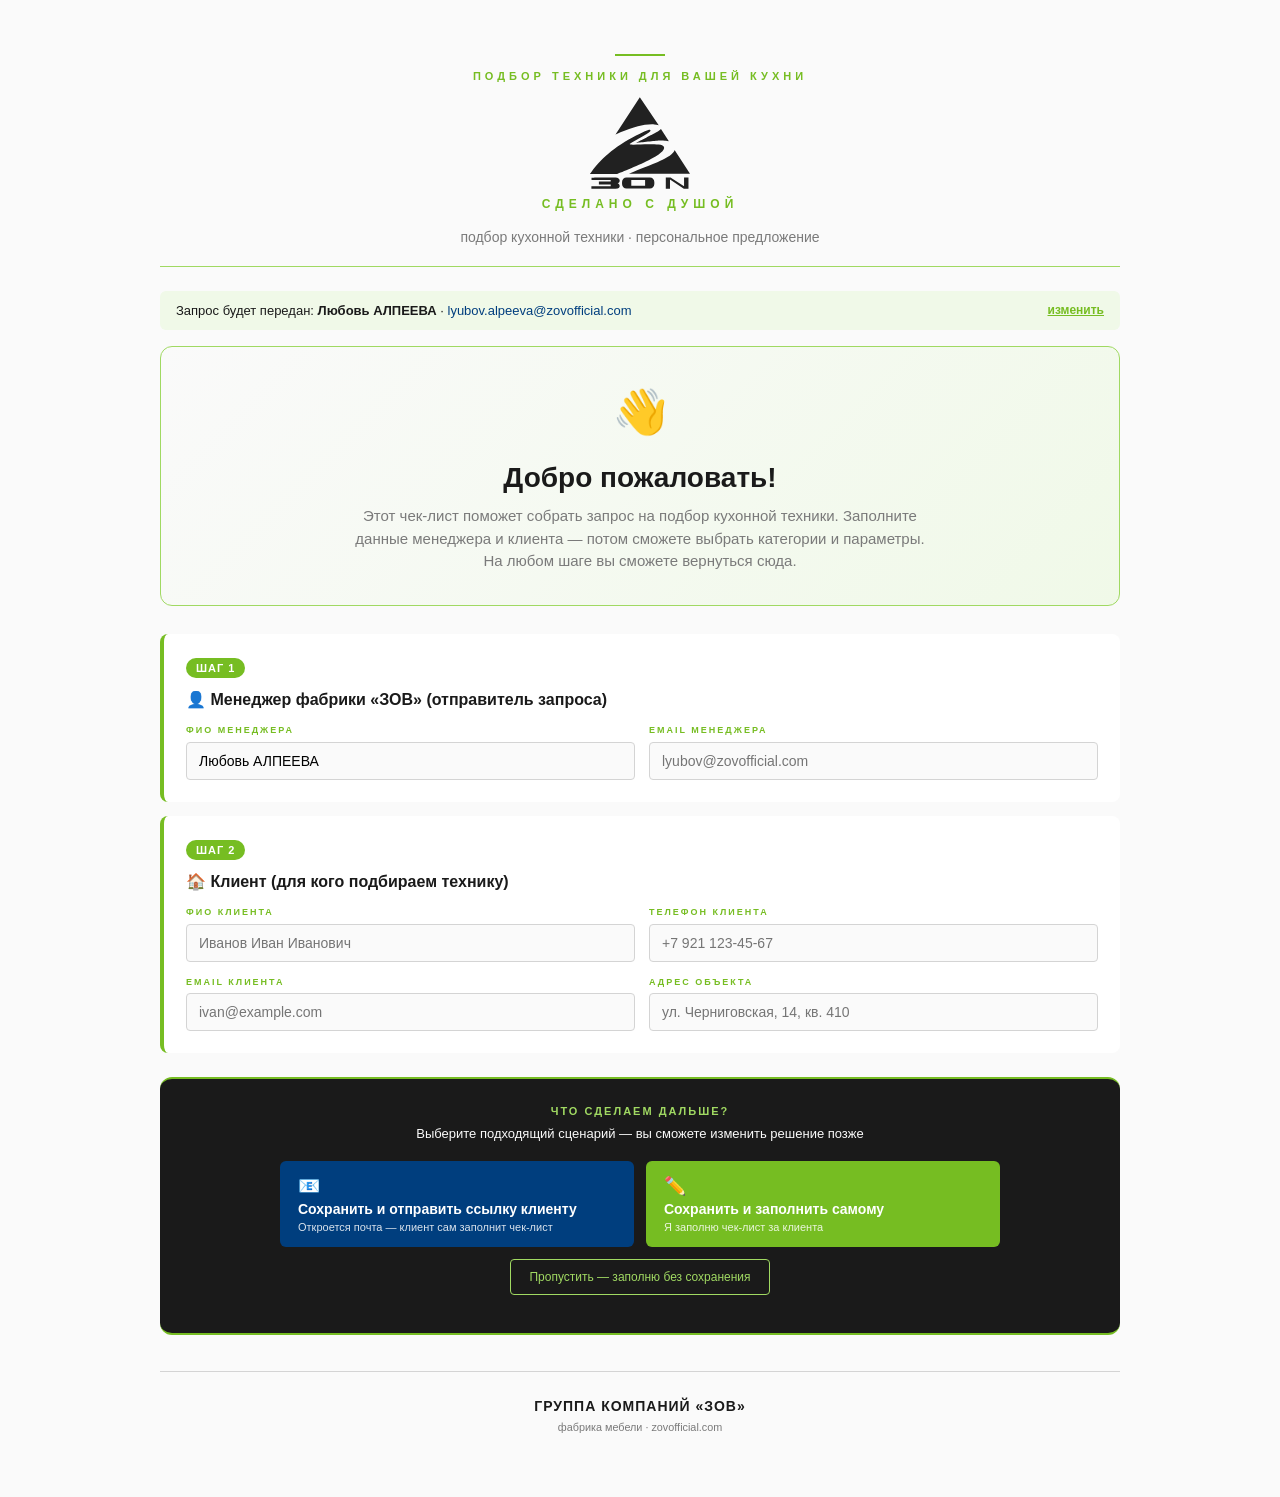
<file: design-drafts/02_Checklist_source.html>
<!DOCTYPE html>
<html lang="ru">
<head>
<meta charset="UTF-8">
<meta name="viewport" content="width=device-width, initial-scale=1.0">
<title>Подбор техники для кухни · фабрика мебели «ЗОВ»</title>
<link rel="stylesheet" href="https://fonts.googleapis.com/css2?family=Material+Symbols+Outlined:opsz,wght,FILL,GRAD@24,300,0,0" />
<style>
  :root {
    --ink: #1A1A1A; --ink-soft: #3A3A3A;
    --bronze: #76BD22; --bronze-light: #A0D962;
    --accent: #003E7E; --accent-light: #1F5DA0;
    --cream: #FAFAFA; --sand: #F0F9E8;
    --gray: #7A7A7A; --gray-light: #D4D4D4;
    --green: #4F7942; --green-bg: #DBF0C0;
    --warn: #A8632B; --white: #FFFFFF;
  }
  * { box-sizing: border-box; }
  html, body {
    margin: 0; padding: 0;
    font-family: -apple-system, BlinkMacSystemFont, 'Segoe UI', Tahoma, Arial, sans-serif;
    background: var(--cream); color: var(--ink);
    line-height: 1.5; font-size: 15px;
  }
  .wrap { max-width: 1000px; margin: 0 auto; padding: 30px 20px 60px; }

  h1 { font-size: 40px; font-weight: 800; margin: 0 0 4px; letter-spacing: -0.5px; }
  h2 { font-size: 26px; font-weight: 700; margin: 0 0 4px; }
  h3 { font-size: 9px; font-weight: 700; color: var(--bronze); letter-spacing: 3px; text-transform: uppercase; margin: 0 0 8px; }
  h4 { font-size: 16px; font-weight: 700; margin: 0 0 10px; }

  /* ========= ШАПКА ========= */
  .cover {
    text-align: center; padding: 24px 0 18px;
    border-bottom: 0.5px solid var(--bronze-light); margin-bottom: 24px;
  }
  .cover .pre-line { width: 50px; height: 2px; background: var(--bronze); margin: 0 auto 12px; }
  .cover .pre { color: var(--bronze); font-size: 11px; font-weight: 700; letter-spacing: 4px; margin-bottom: 12px; }
  .cover .sub { color: var(--gray); font-size: 14px; }
  .brand-mark {
    display: flex; align-items: center; justify-content: center;
    margin: 8px 0 6px;
  }
  .brand-mark svg { display: block; }
  .brand-slogan-line {
    text-align: center; color: var(--bronze);
    font-size: 12px; font-weight: 600; letter-spacing: 5px;
    text-transform: uppercase; margin: 0 0 14px;
  }

  .recipient-info {
    display: flex; align-items: center; justify-content: space-between;
    background: var(--sand); padding: 10px 16px; border-radius: 6px;
    margin-bottom: 16px; font-size: 13px; flex-wrap: wrap; gap: 8px;
  }
  .recipient-text strong { color: var(--ink); }
  .recipient-text a { color: var(--accent); text-decoration: none; }
  .recipient-edit { color: var(--bronze); font-weight: 600; cursor: pointer; font-size: 12px; text-decoration: underline; }

  .recipient-edit-panel { background: var(--white); border: 1px solid var(--bronze); border-radius: 6px; padding: 14px; margin-bottom: 16px; }
  .recipient-fields { display: grid; grid-template-columns: 1fr 1fr; gap: 12px; margin-bottom: 10px; }
  .recipient-fields label { display: block; font-size: 9px; font-weight: 700; color: var(--bronze); letter-spacing: 2px; margin-bottom: 4px; text-transform: uppercase; }
  .recipient-fields input { width: 100%; padding: 8px 10px; border: 1px solid var(--gray-light); border-radius: 4px; font-size: 14px; font-family: inherit; }

  /* ========= СТРАНИЦЫ (SPA) ========= */
  .page { display: none; }
  .page.active { display: block; animation: fadeIn .3s ease; }
  @keyframes fadeIn { from { opacity: 0; transform: translateY(10px); } to { opacity: 1; transform: translateY(0); } }

  .nav-bar {
    display: flex; justify-content: space-between; align-items: center;
    padding: 12px 0; margin-bottom: 24px;
    border-bottom: 1px solid var(--gray-light);
    position: sticky; top: 0; background: var(--cream); z-index: 10;
  }
  .btn-back, .btn-next, .btn-clear {
    display: inline-flex; align-items: center; gap: 6px;
    padding: 8px 16px; background: transparent;
    border: 1px solid var(--bronze); color: var(--bronze);
    border-radius: 4px; font-size: 13px; font-weight: 600;
    font-family: inherit; cursor: pointer;
    text-decoration: none; transition: all .15s;
  }
  .btn-back:hover, .btn-next:hover { background: var(--bronze); color: var(--white); }
  .btn-next { background: var(--accent); border-color: var(--accent); color: var(--white); }
  .btn-next:hover { background: var(--accent-light); border-color: var(--accent-light); }
  .btn-clear { border-color: var(--warn); color: var(--warn); }
  .btn-clear:hover { background: var(--warn); color: var(--white); }
  .progress-text { font-size: 12px; color: var(--gray); }
  .progress-text strong { color: var(--ink); }

  /* ========= МЕНЮ КАТЕГОРИЙ ========= */
  .menu-intro { background: var(--sand); border-left: 4px solid var(--bronze); padding: 16px 20px; margin-bottom: 24px; font-style: italic; line-height: 1.6; }
  .menu-intro strong { font-style: normal; }

  .categories-grid {
    display: grid; grid-template-columns: repeat(auto-fill, minmax(280px, 1fr));
    gap: 14px; margin: 28px 0;
  }
  .cat-card {
    display: flex; align-items: center; gap: 14px;
    padding: 18px 20px;
    background: var(--white); border: 2px solid var(--gray-light); border-radius: 10px;
    cursor: pointer; transition: all .2s; user-select: none;
    position: relative;
  }
  .cat-card:hover { border-color: var(--bronze); transform: translateY(-2px); box-shadow: 0 4px 14px rgba(0,0,0,0.05); }
  .cat-card input { display: none; }
  .cat-card:has(input:checked) {
    border-color: var(--bronze); background: var(--green-bg);
    box-shadow: 0 0 0 2px var(--bronze-light);
  }
  .cat-card .cat-checkbox {
    width: 22px; height: 22px; border: 2px solid var(--bronze);
    border-radius: 4px; flex-shrink: 0; background: var(--white);
    display: flex; align-items: center; justify-content: center;
    transition: all .15s;
  }
  .cat-card:has(input:checked) .cat-checkbox { background: var(--bronze); border-color: var(--bronze); }
  .cat-card:has(input:checked) .cat-checkbox::after {
    content: '✓'; color: var(--white); font-weight: 800; font-size: 14px;
  }
  .cat-card .cat-icon {
    width: 40px; height: 40px; flex-shrink: 0;
    display: flex; align-items: center; justify-content: center;
    color: var(--bronze); transition: color .2s;
  }
  .cat-card .cat-icon .material-symbols-outlined {
    font-size: 36px; font-variation-settings: 'wght' 300, 'GRAD' 0, 'opsz' 24;
  }
  .cat-card:has(input:checked) .cat-icon { color: var(--ink); }
  .cat-card.filled .cat-icon { color: var(--green); }

  /* ========= КАРТОЧКА «ОЧИСТИТЬ ВСЁ» ========= */
  .cat-card.cat-clear-all {
    border-style: dashed; border-color: var(--warn);
    background: var(--cream);
  }
  .cat-card.cat-clear-all:hover {
    background: var(--warn); border-color: var(--warn); border-style: solid;
    transform: translateY(-2px);
  }
  .cat-card.cat-clear-all:hover .cat-name,
  .cat-card.cat-clear-all:hover .cat-text small,
  .cat-card.cat-clear-all:hover .cat-icon { color: var(--white); }
  .cat-card.cat-clear-all .cat-icon { color: var(--warn); }
  .cat-card.cat-clear-all .cat-checkbox { display: none; }
  .cat-card .cat-text { flex: 1; }
  .cat-card .cat-text .cat-name { font-weight: 700; font-size: 15px; display: block; }
  .cat-card .cat-text small { color: var(--gray); font-size: 12px; }
  .cat-card .cat-status {
    position: absolute; top: 8px; right: 8px;
    font-size: 9px; font-weight: 700; color: var(--green);
    letter-spacing: 1px; display: none;
    background: var(--green-bg); padding: 3px 8px; border-radius: 10px;
    white-space: nowrap; z-index: 2;
  }
  .cat-card.filled .cat-status { display: inline-block; }
  .cat-card .cat-clear-x {
    position: absolute; top: 8px; right: 8px;
    width: 24px; height: 24px;
    border-radius: 50%; background: var(--white);
    border: 1.5px solid var(--warn); color: var(--warn);
    font-size: 13px; font-weight: 700; line-height: 1;
    display: none; align-items: center; justify-content: center;
    cursor: pointer; transition: all .15s; z-index: 3;
    font-family: inherit; padding: 0;
  }
  .cat-card.filled .cat-clear-x { display: flex; }
  .cat-card.filled:hover .cat-status { display: none; }
  .cat-card.filled:hover .cat-clear-x {
    background: var(--warn); color: var(--white);
  }
  .cat-card .cat-clear-x:hover { transform: scale(1.1); }

  .menu-action {
    margin-top: 32px; padding: 24px;
    background: var(--ink); color: var(--white);
    text-align: center; border-radius: 8px;
    border-top: 2px solid var(--bronze); border-bottom: 2px solid var(--bronze);
  }
  .menu-action p { color: var(--bronze-light); margin: 0 0 14px; font-size: 13px; }
  .menu-action .btn-go {
    padding: 16px 32px; background: var(--bronze); color: var(--white);
    border: none; border-radius: 6px; font-size: 16px; font-weight: 800;
    font-family: inherit; cursor: pointer; transition: all .15s;
    letter-spacing: 1px;
  }
  .menu-action .btn-go:hover:not(:disabled) { background: var(--bronze-light); }
  .menu-action .btn-go:disabled { opacity: 0.4; cursor: not-allowed; background: var(--gray); }
  .menu-action .secondary-btn {
    margin-top: 12px; background: transparent; color: var(--bronze-light);
    border: 1px solid var(--bronze-light); padding: 10px 20px; border-radius: 4px;
    font-family: inherit; cursor: pointer; font-size: 13px;
  }
  .menu-action .secondary-btn:hover { background: rgba(176,141,90,0.2); }

  /* ========= БЛОК ПАРАМЕТРОВ ========= */
  .section-block {
    background: var(--white); border-radius: 8px; padding: 20px;
    margin-bottom: 16px; border: 1px solid var(--gray-light);
  }
  .params { display: grid; grid-template-columns: 240px 1fr; gap: 0; border-top: 1px solid var(--bronze); }
  .params .row-label, .params .row-options { padding: 12px 14px; border-bottom: 1px solid var(--gray-light); }
  .params .row-label { background: var(--cream); font-weight: 700; font-size: 13px; }
  .params .header { grid-column: 1 / 3; display: grid; grid-template-columns: 240px 1fr; background: var(--cream); font-size: 9px; color: var(--bronze); font-weight: 700; letter-spacing: 2px; text-transform: uppercase; border-bottom: 0.5px solid var(--bronze); }
  .params .header > div { padding: 8px 14px; }

  .options { display: flex; flex-wrap: wrap; gap: 6px 10px; }
  .option {
    display: inline-flex; align-items: center; gap: 6px;
    padding: 4px 10px 4px 4px; border-radius: 4px;
    cursor: pointer; user-select: none; transition: background .15s;
    font-size: 13px;
  }
  .option:hover { background: var(--sand); }
  .option input[type="radio"], .option input[type="checkbox"] {
    appearance: none; -webkit-appearance: none;
    width: 16px; height: 16px; border: 1.5px solid var(--bronze);
    background: var(--white); margin: 0; cursor: pointer;
    flex-shrink: 0; position: relative;
  }
  .option input[type="radio"] { border-radius: 50%; }
  .option input[type="checkbox"] { border-radius: 3px; }
  .option input:checked { background: var(--accent); border-color: var(--accent); }
  .option input[type="radio"]:checked::after {
    content: ''; position: absolute; top: 50%; left: 50%;
    transform: translate(-50%, -50%); width: 7px; height: 7px;
    border-radius: 50%; background: var(--white);
  }
  .option input[type="checkbox"]:checked::after {
    content: '✓'; position: absolute; top: 50%; left: 50%;
    transform: translate(-50%, -55%); color: var(--white); font-size: 11px; font-weight: 700;
  }

  input[type="text"].free, input[type="number"].free {
    border: none; border-bottom: 1px solid var(--bronze); background: transparent;
    padding: 4px 0; font-size: 14px; color: var(--ink); font-family: inherit;
    width: 100%; max-width: 380px;
  }
  input[type="text"].free:focus, input[type="number"].free:focus { outline: none; border-bottom: 2px solid var(--accent); }
  textarea.free { width: 100%; min-height: 80px; border: 1px solid var(--bronze); border-radius: 6px; padding: 10px; font-family: inherit; font-size: 14px; resize: vertical; }

  /* ========= ОНБОРДИНГ ========= */
  .onboarding-hero {
    text-align: center; padding: 32px 24px;
    background: linear-gradient(135deg, var(--cream) 0%, var(--sand) 100%);
    border: 1px solid var(--bronze-light); border-radius: 12px;
    margin-bottom: 28px;
  }
  .onboarding-hero .welcome-ico { font-size: 44px; margin-bottom: 12px; }
  .onboarding-hero h2 { font-size: 28px; margin: 0 0 6px; }
  .onboarding-hero p { color: var(--gray); margin: 0; max-width: 580px; margin: 0 auto; }
  .onb-step {
    background: var(--white); border-radius: 8px; padding: 22px;
    margin-bottom: 14px; border-left: 4px solid var(--bronze);
  }
  .onb-step .step-num {
    display: inline-block; padding: 2px 10px; background: var(--bronze);
    color: var(--white); font-size: 11px; font-weight: 700; letter-spacing: 1px;
    border-radius: 12px; margin-bottom: 10px;
  }
  .onb-step h3 { color: var(--ink); font-size: 16px; letter-spacing: 0; text-transform: none; margin-bottom: 12px; font-weight: 700; }
  .onb-fields { display: grid; grid-template-columns: 1fr 1fr; gap: 14px; }
  .onb-fields label { display: block; }
  .onb-fields .lbl {
    display: block; font-size: 9px; font-weight: 700; color: var(--bronze);
    letter-spacing: 2px; text-transform: uppercase; margin-bottom: 4px;
  }
  .onb-fields input {
    width: 100%; border: 1px solid var(--gray-light); border-radius: 4px;
    padding: 10px 12px; font-family: inherit; font-size: 14px;
    background: var(--cream);
  }
  .onb-fields input:focus { outline: none; border-color: var(--accent); background: var(--white); }
  .onb-fields .full { grid-column: 1 / 3; }
  .onb-actions {
    margin-top: 24px; padding: 24px;
    background: var(--ink); color: var(--white);
    border-radius: 12px; text-align: center;
    border-top: 2px solid var(--bronze); border-bottom: 2px solid var(--bronze);
  }
  .onb-actions h4 { color: var(--bronze-light); margin-bottom: 4px; font-size: 11px; letter-spacing: 2px; text-transform: uppercase; }
  .onb-actions p { color: var(--cream); margin: 0 0 18px; font-size: 13px; }
  .onb-actions .btn-grid {
    display: grid; gap: 12px;
    grid-template-columns: repeat(auto-fit, minmax(220px, 1fr));
    max-width: 720px; margin: 0 auto;
  }
  .onb-btn {
    padding: 14px 18px; background: var(--bronze); color: var(--white);
    border: none; border-radius: 6px; font-family: inherit;
    font-size: 13px; font-weight: 700; cursor: pointer;
    transition: all .15s;
    display: flex; flex-direction: column; align-items: flex-start; gap: 4px;
    text-align: left;
  }
  .onb-btn:hover { background: var(--bronze-light); transform: translateY(-1px); }
  .onb-btn.primary { background: var(--accent); }
  .onb-btn.primary:hover { background: var(--accent-light); }
  .onb-btn .ico { font-size: 18px; }
  .onb-btn .label { font-size: 14px; }
  .onb-btn .hint { font-size: 11px; font-weight: 400; opacity: 0.85; }
  .onb-skip {
    background: transparent; color: var(--bronze-light);
    border: 1px solid var(--bronze-light); padding: 10px 18px;
    border-radius: 4px; font-family: inherit; font-size: 12px;
    cursor: pointer; margin-top: 12px;
  }
  .onb-skip:hover { background: rgba(176,141,90,0.2); }
  .onb-status {
    margin-top: 14px; padding: 0; font-size: 14px; font-weight: 600;
    min-height: 0; text-align: center; transition: all .2s;
  }
  .onb-status.show {
    padding: 12px 16px; min-height: 48px;
    border-radius: 6px;
  }
  .onb-status.success { background: rgba(79,121,66,0.2); color: var(--bronze-light); border-left: 4px solid var(--green); }
  .onb-status.warn    { background: rgba(168,99,43,0.25); color: var(--white); border-left: 4px solid var(--warn); }

  /* ========= БРЕНДЫ ========= */
  .price-range {
    display: inline-block; padding: 2px 8px;
    background: var(--white); color: var(--ink);
    font-size: 10px; font-weight: 700; letter-spacing: 0.5px;
    border-radius: 3px; margin-left: 8px;
    border: 1px solid var(--gray-light);
  }
  .brand-tier.premium .price-range { background: var(--ink); color: var(--bronze-light); border-color: var(--ink); }
  .brand-tier.middle .price-range  { background: var(--accent); color: var(--white); border-color: var(--accent); }
  .brand-tier.budget .price-range  { background: var(--bronze); color: var(--white); border-color: var(--bronze); }
  .brands-block { margin-top: 16px; }
  .brands-block h4 { display: flex; align-items: center; gap: 8px; }
  .brands-block .brand-explainer { font-size: 12px; color: var(--gray); margin: 0 0 12px; }
  .brand-tier { margin-bottom: 14px; }
  .brand-tier .tier-label {
    display: inline-block; padding: 2px 8px; background: var(--bronze);
    color: var(--white); font-size: 10px; font-weight: 700; letter-spacing: 1px;
    border-radius: 3px; margin-bottom: 8px;
  }
  .brand-tier.premium .tier-label { background: var(--ink); }
  .brand-tier.middle .tier-label  { background: var(--accent); }
  .brand-tier.budget .tier-label  { background: var(--bronze); }
  .brands-grid { display: flex; flex-wrap: wrap; gap: 6px; }
  .brand-chip {
    display: inline-flex; align-items: stretch; gap: 0;
    padding: 0; border: 1.5px solid var(--gray-light);
    border-radius: 18px; user-select: none; overflow: hidden;
    font-size: 13px; transition: all .15s; background: var(--cream);
  }
  .brand-chip:hover { border-color: var(--bronze); }
  .brand-chip .brand-state-btn {
    width: 30px; min-height: 30px;
    border: none; background: transparent; cursor: pointer;
    padding: 0; font-size: 13px; font-weight: 700;
    color: var(--gray-light); font-family: inherit;
    display: flex; align-items: center; justify-content: center;
    transition: all .15s;
    border-right: 1px solid var(--gray-light);
  }
  .brand-chip .brand-state-btn:hover { background: var(--sand); color: var(--ink); }
  .brand-chip .brand-name {
    padding: 6px 12px 6px 10px; align-self: center;
    white-space: nowrap;
  }
  .brand-chip[data-state="preferred"] {
    border-color: var(--accent); background: var(--white);
  }
  .brand-chip[data-state="preferred"] .brand-state-pref {
    background: var(--accent); color: var(--white);
  }
  .brand-chip[data-state="acceptable"] {
    border-color: var(--bronze); background: var(--green-bg);
  }
  .brand-chip[data-state="acceptable"] .brand-state-acc {
    background: var(--bronze); color: var(--white);
  }

  .brand-presets {
    display: flex; flex-wrap: wrap; gap: 8px;
    padding: 12px 14px; background: var(--ink); color: var(--white);
    border-radius: 6px; margin-bottom: 10px;
    align-items: center;
  }
  .brand-presets .preset-label {
    font-size: 11px; color: var(--bronze-light);
    letter-spacing: 1px; font-weight: 700; text-transform: uppercase;
    margin-right: 4px;
  }
  .preset-btn {
    display: inline-flex; align-items: center; gap: 5px;
    padding: 8px 14px; background: transparent;
    border: 1.5px solid var(--bronze); color: var(--white);
    border-radius: 18px; font-size: 13px; font-weight: 600;
    font-family: inherit; cursor: pointer; transition: all .15s;
  }
  .preset-btn:hover { background: var(--bronze); color: var(--white); transform: translateY(-1px); }
  .preset-btn.active { background: var(--bronze); color: var(--white); }
  .preset-btn .preset-ico { font-size: 14px; }


  /* ========= ИТОГ ========= */
  .summary-text {
    background: var(--white); border: 1px solid var(--gray-light); border-radius: 8px;
    padding: 20px 24px; font-family: 'SF Mono', Consolas, Monaco, monospace;
    font-size: 13px; line-height: 1.6; white-space: pre-wrap;
    max-height: 480px; overflow-y: auto;
    margin-bottom: 24px;
  }

  .send-actions {
    background: var(--ink); color: var(--white);
    padding: 28px; border-radius: 12px;
    border-top: 2px solid var(--bronze); border-bottom: 2px solid var(--bronze);
    text-align: center;
  }
  .send-actions h3 { color: var(--bronze-light); }
  .send-actions p { color: var(--cream); margin: 0 0 22px; }
  .send-grid {
    display: grid; gap: 12px;
    grid-template-columns: repeat(auto-fit, minmax(220px, 1fr));
    max-width: 800px; margin: 0 auto;
  }
  .send-btn {
    padding: 18px 16px; background: var(--bronze); color: var(--white);
    border: none; border-radius: 8px; font-family: inherit;
    font-size: 14px; font-weight: 700; cursor: pointer;
    transition: all .15s; text-align: left;
    display: flex; align-items: center; gap: 10px;
  }
  .send-btn:hover { background: var(--bronze-light); transform: translateY(-2px); }
  .send-btn .ico { font-size: 22px; flex-shrink: 0; }
  .send-btn .label { display: block; font-size: 14px; }
  .send-btn .hint { display: block; font-size: 11px; font-weight: 400; color: rgba(255,255,255,0.7); margin-top: 2px; }
  .send-btn.primary { background: var(--accent); }
  .send-btn.primary:hover { background: var(--accent-light); }

  .save-bar {
    position: fixed; bottom: 16px; right: 16px;
    background: var(--ink); color: var(--cream); padding: 10px 16px;
    border-radius: 24px; font-size: 12px;
    box-shadow: 0 4px 16px rgba(0,0,0,0.2);
    opacity: 0; pointer-events: none;
    transition: opacity .3s; z-index: 100;
  }
  .save-bar.show { opacity: 1; }

  .footer {
    text-align: center; margin-top: 36px;
    padding-top: 24px; border-top: 0.5px solid var(--gray-light);
    font-size: 13px; color: var(--gray);
  }
  .footer .zov-logo { font-weight: 800; font-size: 14px; letter-spacing: 1px; color: var(--ink); }

  @media (max-width: 720px) {
    .wrap { padding: 16px; }
    .params, .params .header { grid-template-columns: 1fr; }
    .params .row-label { background: var(--ink); color: var(--cream); }
    .recipient-fields { grid-template-columns: 1fr; }
    .nav-bar { flex-direction: column; gap: 8px; align-items: stretch; }
    .send-grid { grid-template-columns: 1fr; }
  }
</style>
</head>

<body>
<div class="wrap">

  <!-- ========= ШАПКА ========= -->
  <header>
    <div class="cover">
      <div class="pre-line"></div>
      <div class="pre">ПОДБОР ТЕХНИКИ ДЛЯ ВАШЕЙ КУХНИ</div>
      <div class="brand-mark">
        <svg width="100" height="92" viewBox="0 0 128 117" fill="none" xmlns="http://www.w3.org/2000/svg">
          <path d="M38.9357 44.8551C35.0934 46.5151 32.2412 48.1838 32.2412 48.1838L63.767 0L87.9468 35.8374C87.9468 35.8374 86.6265 35.0766 82.3187 34.6875C76.2759 34.1428 67.8802 35.5261 61.3381 37.0478C54.8213 38.5609 45.3171 42.0884 38.9357 44.8551Z" fill="#212121"/>
          <path d="M90.8406 40.4902L101.149 56.4679C101.149 56.4679 92.9733 55.0154 85.8642 55.5601C78.755 56.1048 59.0186 58.2836 59.0186 58.2836C59.0186 58.2836 75.5559 49.75 82.1319 46.2917C88.7079 42.8506 90.8406 40.4902 90.8406 40.4902Z" fill="#212121"/>
          <path d="M128 97.7108L108.264 67.3809C108.264 67.3809 108.086 71.3753 99.1995 76.4591C90.313 81.5429 84.2703 84.0848 72.7094 88.451C61.157 92.8085 49.4521 97.8924 49.4521 97.8924L128 97.7108Z" fill="#212121"/>
          <path d="M0 98.0718H35.0889C35.0889 98.0718 60.4535 88.1117 75.1458 80.6416C88.01 74.1053 96.7526 67.8197 94.586 63.393C92.9864 60.1248 85.0479 60.1248 75.5605 60.1248C67.9773 60.1248 59.3956 60.756 54.9354 60.6695C48.8333 60.5485 50.8476 59.8222 52.9803 58.3092C54.5545 57.1939 70.0339 48.3058 73.9609 45.9628C79.5298 42.6341 77.3377 41 74.7903 41.7868C70.8041 43.0145 57.9567 48.8678 44.627 57.0469C31.2888 65.2173 21.5137 73.7508 14.0491 80.8405C6.57597 87.9042 0 98.0718 0 98.0718Z" fill="#212121"/>
          <path d="M1.95514 105.926V102.84C1.95514 102.84 29.5709 102.658 32.77 102.658C35.9691 102.658 38.0426 104.37 38.0426 106.713C38.0426 109.073 35.3768 109.92 35.3768 109.92C35.3768 109.92 38.0426 110.776 38.0426 113.551C38.0426 115.427 36.68 117.001 32.77 117.001H1.77734V113.733H26.4903V111.736H11.3747V107.923H26.4903V105.969L1.95514 105.926Z" fill="#212121"/>
          <path d="M70.5301 113.322H52.8418V105.878H70.5301V113.322ZM76.7084 102.523H46.6636C43.5576 102.523 41.0186 105.117 41.0186 108.29V110.918C41.0186 114.091 43.5576 116.685 46.6636 116.685H76.7084C79.8144 116.685 82.3534 114.091 82.3534 110.918V108.29C82.3534 105.117 79.8229 102.523 76.7084 102.523Z" fill="#212121"/>
          <path d="M126.046 117.001H120.092L102.404 105.345V117.001H97.0186V102.523H103.06L120.394 113.733V102.523H126.046V117.001Z" fill="#212121"/>
        </svg>
      </div>
      <div class="brand-slogan-line">сделано с душой</div>
      <div class="sub">подбор кухонной техники · персональное предложение</div>
    </div>

    <div class="recipient-info">
      <div class="recipient-text">
        Запрос будет передан:
        <strong id="recipientNameInline">Любовь АЛПЕЕВА</strong>
        · <a id="recipientEmailInline">lyubov.alpeeva@zovofficial.com</a>
      </div>
      <a class="recipient-edit" onclick="toggleRecipientEdit()">изменить</a>
    </div>

    <div class="recipient-edit-panel" id="recipientEditPanel" style="display:none">
      <div class="recipient-fields">
        <div><label>ФИО менеджера</label><input type="text" id="managerNameInput"></div>
        <div><label>Email менеджера</label><input type="text" id="managerEmailInput"></div>
      </div>
      <button class="btn-back" onclick="saveRecipient()" style="margin-right:8px">Сохранить</button>
      <span id="copyStatus" style="font-size:12px;color:var(--green);font-weight:600"></span>
    </div>
  </header>

  <!-- ========= ОНБОРДИНГ — ПЕРВЫЙ ЗАПУСК ========= -->
  <section class="page active" id="onboarding">
    <div class="onboarding-hero">
      <div class="welcome-ico">👋</div>
      <h2>Добро пожаловать!</h2>
      <p>
        Этот чек-лист поможет собрать запрос на подбор кухонной техники.
        Заполните данные менеджера и клиента — потом сможете выбрать категории
        и параметры. На любом шаге вы сможете вернуться сюда.
      </p>
    </div>

    <div class="onb-step">
      <span class="step-num">ШАГ 1</span>
      <h3>👤 Менеджер фабрики «ЗОВ» (отправитель запроса)</h3>
      <div class="onb-fields">
        <label>
          <span class="lbl">ФИО менеджера</span>
          <input type="text" id="onbManagerName" value="Любовь АЛПЕЕВА">
        </label>
        <label>
          <span class="lbl">Email менеджера</span>
          <input type="email" id="onbManagerEmail" placeholder="lyubov@zovofficial.com">
        </label>
      </div>
    </div>

    <div class="onb-step">
      <span class="step-num">ШАГ 2</span>
      <h3>🏠 Клиент (для кого подбираем технику)</h3>
      <div class="onb-fields">
        <label>
          <span class="lbl">ФИО клиента</span>
          <input type="text" id="onbClientName" placeholder="Иванов Иван Иванович">
        </label>
        <label>
          <span class="lbl">Телефон клиента</span>
          <input type="tel" id="onbClientPhone" placeholder="+7 921 123-45-67">
        </label>
        <label>
          <span class="lbl">Email клиента</span>
          <input type="email" id="onbClientEmail" placeholder="ivan@example.com">
        </label>
        <label>
          <span class="lbl">Адрес объекта</span>
          <input type="text" id="onbClientAddress" placeholder="ул. Черниговская, 14, кв. 410">
        </label>
      </div>
    </div>

    <div class="onb-actions">
      <h4>ЧТО СДЕЛАЕМ ДАЛЬШЕ?</h4>
      <p>Выберите подходящий сценарий — вы сможете изменить решение позже</p>
      <div class="btn-grid">
        <button class="onb-btn primary" onclick="onbSendToClient()">
          <span class="ico">📧</span>
          <span class="label">Сохранить и отправить ссылку клиенту</span>
          <span class="hint">Откроется почта — клиент сам заполнит чек-лист</span>
        </button>
        <button class="onb-btn" onclick="onbSaveAndContinue()">
          <span class="ico">✏️</span>
          <span class="label">Сохранить и заполнить самому</span>
          <span class="hint">Я заполню чек-лист за клиента</span>
        </button>
      </div>
      <button class="onb-skip" onclick="onbSkip()">Пропустить — заполню без сохранения</button>
      <div id="onbStatus" class="onb-status"></div>
    </div>
  </section>

  <!-- ========= ГЛАВНОЕ МЕНЮ ========= -->
  <section class="page" id="menu">
    <h2>Какую технику подбираем?</h2>
    <div class="menu-intro">
      <strong>Шаг 1.</strong> Отметьте категории техники, которую нужно подобрать
      для вашей кухни. На следующих страницах вы укажете параметры по каждой
      выбранной категории и предпочтительные торговые марки. В конце получите
      готовый запрос для менеджера — его можно скопировать в мессенджер,
      отправить по email или сохранить файлом.
    </div>

    <div class="categories-grid">
      <label class="cat-card" data-cat="hob">
        <input type="checkbox" data-cat="hob" onchange="onCatToggle(this)">
        <div class="cat-checkbox"></div>
        <span class="cat-icon"><span class="material-symbols-outlined">countertops</span></span>
        <span class="cat-text">
          <span class="cat-name">Варочная панель</span>
          <small>индукция / стеклокерамика / газ / Domino</small>
        </span>
        <span class="cat-status">✓ заполнено</span>
        <button type="button" class="cat-clear-x" onclick="event.preventDefault(); event.stopPropagation(); clearCategory('hob'); return false;" title="Очистить категорию">✕</button>
      </label>

      <label class="cat-card" data-cat="fridge">
        <input type="checkbox" data-cat="fridge" onchange="onCatToggle(this)">
        <div class="cat-checkbox"></div>
        <span class="cat-icon"><span class="material-symbols-outlined">kitchen</span></span>
        <span class="cat-text">
          <span class="cat-name">Холодильник</span>
          <small>двухкам. / SbS / French Door / встр. колонной</small>
        </span>
        <span class="cat-status">✓ заполнено</span>
        <button type="button" class="cat-clear-x" onclick="event.preventDefault(); event.stopPropagation(); clearCategory('fridge'); return false;" title="Очистить категорию">✕</button>
      </label>

      <label class="cat-card" data-cat="dw">
        <input type="checkbox" data-cat="dw" onchange="onCatToggle(this)">
        <div class="cat-checkbox"></div>
        <span class="cat-icon"><span class="material-symbols-outlined">dishwasher_gen</span></span>
        <span class="cat-text">
          <span class="cat-name">Посудомоечная машина</span>
          <small>45 / 60 см, встраиваемая</small>
        </span>
        <span class="cat-status">✓ заполнено</span>
        <button type="button" class="cat-clear-x" onclick="event.preventDefault(); event.stopPropagation(); clearCategory('dw'); return false;" title="Очистить категорию">✕</button>
      </label>

      <label class="cat-card" data-cat="hood">
        <input type="checkbox" data-cat="hood" onchange="onCatToggle(this)">
        <div class="cat-checkbox"></div>
        <span class="cat-icon"><span class="material-symbols-outlined">mode_fan</span></span>
        <span class="cat-text">
          <span class="cat-name">Вытяжка</span>
          <small>наклонная / Т-обр. / встр. в шкаф / купол</small>
        </span>
        <span class="cat-status">✓ заполнено</span>
        <button type="button" class="cat-clear-x" onclick="event.preventDefault(); event.stopPropagation(); clearCategory('hood'); return false;" title="Очистить категорию">✕</button>
      </label>

      <label class="cat-card" data-cat="oven">
        <input type="checkbox" data-cat="oven" onchange="onCatToggle(this)">
        <div class="cat-checkbox"></div>
        <span class="cat-icon"><span class="material-symbols-outlined">oven_gen</span></span>
        <span class="cat-text">
          <span class="cat-name">Духовой шкаф (± СВЧ)</span>
          <small>компакт 45 см с СВЧ / 60 см / 90 см XL</small>
        </span>
        <span class="cat-status">✓ заполнено</span>
        <button type="button" class="cat-clear-x" onclick="event.preventDefault(); event.stopPropagation(); clearCategory('oven'); return false;" title="Очистить категорию">✕</button>
      </label>

      <label class="cat-card" data-cat="microwave">
        <input type="checkbox" data-cat="microwave" onchange="onCatToggle(this)">
        <div class="cat-checkbox"></div>
        <span class="cat-icon"><span class="material-symbols-outlined">microwave_gen</span></span>
        <span class="cat-text">
          <span class="cat-name">Микроволновая печь</span>
          <small>отдельно от духовки</small>
        </span>
        <span class="cat-status">✓ заполнено</span>
        <button type="button" class="cat-clear-x" onclick="event.preventDefault(); event.stopPropagation(); clearCategory('microwave'); return false;" title="Очистить категорию">✕</button>
      </label>

      <label class="cat-card" data-cat="coffee">
        <input type="checkbox" data-cat="coffee" onchange="onCatToggle(this)">
        <div class="cat-checkbox"></div>
        <span class="cat-icon"><span class="material-symbols-outlined">coffee_maker</span></span>
        <span class="cat-text">
          <span class="cat-name">Кофемашина</span>
          <small>встраиваемая / отдельностоящая</small>
        </span>
        <span class="cat-status">✓ заполнено</span>
        <button type="button" class="cat-clear-x" onclick="event.preventDefault(); event.stopPropagation(); clearCategory('coffee'); return false;" title="Очистить категорию">✕</button>
      </label>

      <label class="cat-card" data-cat="washer">
        <input type="checkbox" data-cat="washer" onchange="onCatToggle(this)">
        <div class="cat-checkbox"></div>
        <span class="cat-icon"><span class="material-symbols-outlined">local_laundry_service</span></span>
        <span class="cat-text">
          <span class="cat-name">Стиральная машина</span>
          <small>если для кухни-прачечной</small>
        </span>
        <span class="cat-status">✓ заполнено</span>
        <button type="button" class="cat-clear-x" onclick="event.preventDefault(); event.stopPropagation(); clearCategory('washer'); return false;" title="Очистить категорию">✕</button>
      </label>

      <div class="cat-card cat-clear-all" onclick="clearAll()" title="Очистить все категории">
        <span class="cat-icon"><span class="material-symbols-outlined">restart_alt</span></span>
        <span class="cat-text">
          <span class="cat-name">Очистить всё</span>
          <small>сбросить категории и марки</small>
        </span>
      </div>
    
</div>

    <div class="menu-action">
      <p>Выберите категории и переходите к настройке характеристик</p>
      <button class="btn-go" id="goBtn" onclick="goToFirstCategory()" disabled>
        ПЕРЕЙТИ К ВЫБОРУ ХАРАКТЕРИСТИК →
      </button>
      <br>
      <button class="secondary-btn" id="goSummaryBtn" onclick="showSummary()" style="display:none">
        Сразу к итогу — сформировать запрос →
      </button>
      
    </div>
  </section>

  <!-- ========= СТРАНИЦЫ КАТЕГОРИЙ — генерируются динамически в шаблонах ========= -->

  <!-- 01. ВАРОЧНАЯ ПАНЕЛЬ -->
  <section class="page" id="page-hob" data-cat="hob">
    <div class="nav-bar">
      <button class="btn-back" onclick="showMenu()">← ВОЗВРАТ К МЕНЮ</button> <button class="btn-clear" onclick="clearCategory('hob')">🗑 Очистить</button>
      <span class="progress-text" id="prog-hob"></span>
      <button class="btn-next" onclick="goNext('hob')">СОХРАНИТЬ И ДАЛЕЕ →</button>
    </div>

    <h3>Категория · Cooking · Hob</h3>
    <h2>🔥 Варочная панель</h2>
    <p style="color:var(--gray)">Параметры подбора и предпочтительные марки</p>

    <div class="section-block brands-block">
      <h4>Марки техники</h4>
      <p class="brand-explainer">
        У каждой марки две кнопки: <strong>★ — предпочтительная</strong> (хочу в первую очередь),
        <strong>✓ — готов рассмотреть</strong> (альтернатива, если первая не подойдёт).
        Можно выбирать любые сочетания. Повторный клик снимает отметку.
      </p>

      <div class="brand-presets">
        <span class="preset-label">Быстрый выбор:</span>
        <button type="button" class="preset-btn" onclick="applyBrandPreset('hob', 'premium', this)"><span class="preset-ico">💎</span> Премиум</button>
        <button type="button" class="preset-btn" onclick="applyBrandPreset('hob', 'middle', this)"><span class="preset-ico">★</span> Цена / качество</button>
        <button type="button" class="preset-btn" onclick="applyBrandPreset('hob', 'budget', this)"><span class="preset-ico">₽</span> Бюджет</button>
      </div>


      <div class="brand-tier premium">
        <span class="tier-label">ПРЕМИУМ-СЕГМЕНТ</span><span class="price-range">от 100 000 ₽</span>
        <div class="brands-grid" data-cat="hob">
          <div class="brand-chip" data-cat="hob" data-brand="Miele" data-tier="premium" data-state="none"><button type="button" class="brand-state-btn brand-state-pref" onclick="setBrandState(this,'preferred')" title="Предпочтительная">★</button><button type="button" class="brand-state-btn brand-state-acc" onclick="setBrandState(this,'acceptable')" title="Готов рассмотреть">✓</button><span class="brand-name">Miele</span></div>
          <div class="brand-chip" data-cat="hob" data-brand="Gaggenau" data-tier="premium" data-state="none"><button type="button" class="brand-state-btn brand-state-pref" onclick="setBrandState(this,'preferred')" title="Предпочтительная">★</button><button type="button" class="brand-state-btn brand-state-acc" onclick="setBrandState(this,'acceptable')" title="Готов рассмотреть">✓</button><span class="brand-name">Gaggenau</span></div>
          <div class="brand-chip" data-cat="hob" data-brand="V-Zug" data-tier="premium" data-state="none"><button type="button" class="brand-state-btn brand-state-pref" onclick="setBrandState(this,'preferred')" title="Предпочтительная">★</button><button type="button" class="brand-state-btn brand-state-acc" onclick="setBrandState(this,'acceptable')" title="Готов рассмотреть">✓</button><span class="brand-name">V-Zug</span></div>
          <div class="brand-chip" data-cat="hob" data-brand="Smeg" data-tier="premium" data-state="none"><button type="button" class="brand-state-btn brand-state-pref" onclick="setBrandState(this,'preferred')" title="Предпочтительная">★</button><button type="button" class="brand-state-btn brand-state-acc" onclick="setBrandState(this,'acceptable')" title="Готов рассмотреть">✓</button><span class="brand-name">Smeg</span></div>
          <div class="brand-chip" data-cat="hob" data-brand="Asko" data-tier="premium" data-state="none"><button type="button" class="brand-state-btn brand-state-pref" onclick="setBrandState(this,'preferred')" title="Предпочтительная">★</button><button type="button" class="brand-state-btn brand-state-acc" onclick="setBrandState(this,'acceptable')" title="Готов рассмотреть">✓</button><span class="brand-name">Asko</span></div>
        </div>
      </div>

    <div class="section-block">
      <h4>Технические параметры</h4>
      <div class="params">
        <div class="header"><div>Параметр</div><div>Варианты</div></div>

        <div class="row-label">Тип нагрева</div>
        <div class="row-options"><div class="options">
          <label class="option"><input type="radio" name="hob.heat" value="induction"> индукция</label>
          <label class="option"><input type="radio" name="hob.heat" value="hi_light"> стеклокер. Hi-Light</label>
          <label class="option"><input type="radio" name="hob.heat" value="gas"> газ</label>
          <label class="option"><input type="radio" name="hob.heat" value="domino"> Domino (комбо)</label>
        </div></div>

        <div class="row-label">Ширина</div>
        <div class="row-options"><div class="options">
          <label class="option"><input type="radio" name="hob.width" value="30"> 30 см</label>
          <label class="option"><input type="radio" name="hob.width" value="45"> 45 см</label>
          <label class="option"><input type="radio" name="hob.width" value="60"> 60 см</label>
          <label class="option"><input type="radio" name="hob.width" value="80"> 80 см</label>
          <label class="option"><input type="radio" name="hob.width" value="90"> 90 см</label>
        </div></div>

        <div class="row-label">Кол-во зон</div>
        <div class="row-options"><div class="options">
          <label class="option"><input type="radio" name="hob.zones" value="2"> 2</label>
          <label class="option"><input type="radio" name="hob.zones" value="3"> 3</label>
          <label class="option"><input type="radio" name="hob.zones" value="4"> 4</label>
          <label class="option"><input type="radio" name="hob.zones" value="5"> 5</label>
        </div></div>

        <div class="row-label">Цвет / монтаж</div>
        <div class="row-options"><div class="options">
          <label class="option"><input type="radio" name="hob.color" value="black"> чёрное стекло</label>
          <label class="option"><input type="radio" name="hob.color" value="white"> белое стекло</label>
          <label class="option"><input type="radio" name="hob.color" value="frameless"> безрамочная</label>
          <label class="option"><input type="radio" name="hob.color" value="inox"> рамка нерж.</label>
        </div></div>

        <div class="row-label">Доп. функции</div>
        <div class="row-options"><div class="options">
          <label class="option"><input type="checkbox" name="hob.f.boost"> PowerBoost</label>
          <label class="option"><input type="checkbox" name="hob.f.flex"> FlexZone</label>
          <label class="option"><input type="checkbox" name="hob.f.hob2hood"> Hob2Hood</label>
          <label class="option"><input type="checkbox" name="hob.f.child_lock"> защита от детей</label>
        </div></div>

        <div class="row-label">Особенности (своими словами)</div>
        <div class="row-options"><input type="text" class="free" name="hob.notes" placeholder="например: для чугунной посуды, тихий вентилятор охлаждения"></div>
      </div>
    </div>

      <div class="brand-tier middle">
        <span class="tier-label">СРЕДНИЙ СЕГМЕНТ</span><span class="price-range">30 000 — 100 000 ₽</span>
        <div class="brands-grid" data-cat="hob">
          <div class="brand-chip" data-cat="hob" data-brand="Bosch" data-tier="middle" data-state="none"><button type="button" class="brand-state-btn brand-state-pref" onclick="setBrandState(this,'preferred')" title="Предпочтительная">★</button><button type="button" class="brand-state-btn brand-state-acc" onclick="setBrandState(this,'acceptable')" title="Готов рассмотреть">✓</button><span class="brand-name">Bosch</span></div>
          <div class="brand-chip" data-cat="hob" data-brand="Siemens" data-tier="middle" data-state="none"><button type="button" class="brand-state-btn brand-state-pref" onclick="setBrandState(this,'preferred')" title="Предпочтительная">★</button><button type="button" class="brand-state-btn brand-state-acc" onclick="setBrandState(this,'acceptable')" title="Готов рассмотреть">✓</button><span class="brand-name">Siemens</span></div>
          <div class="brand-chip" data-cat="hob" data-brand="NEFF" data-tier="middle" data-state="none"><button type="button" class="brand-state-btn brand-state-pref" onclick="setBrandState(this,'preferred')" title="Предпочтительная">★</button><button type="button" class="brand-state-btn brand-state-acc" onclick="setBrandState(this,'acceptable')" title="Готов рассмотреть">✓</button><span class="brand-name">NEFF</span></div>
          <div class="brand-chip" data-cat="hob" data-brand="Electrolux" data-tier="middle" data-state="none"><button type="button" class="brand-state-btn brand-state-pref" onclick="setBrandState(this,'preferred')" title="Предпочтительная">★</button><button type="button" class="brand-state-btn brand-state-acc" onclick="setBrandState(this,'acceptable')" title="Готов рассмотреть">✓</button><span class="brand-name">Electrolux</span></div>
          <div class="brand-chip" data-cat="hob" data-brand="AEG" data-tier="middle" data-state="none"><button type="button" class="brand-state-btn brand-state-pref" onclick="setBrandState(this,'preferred')" title="Предпочтительная">★</button><button type="button" class="brand-state-btn brand-state-acc" onclick="setBrandState(this,'acceptable')" title="Готов рассмотреть">✓</button><span class="brand-name">AEG</span></div>
          <div class="brand-chip" data-cat="hob" data-brand="Whirlpool" data-tier="middle" data-state="none"><button type="button" class="brand-state-btn brand-state-pref" onclick="setBrandState(this,'preferred')" title="Предпочтительная">★</button><button type="button" class="brand-state-btn brand-state-acc" onclick="setBrandState(this,'acceptable')" title="Готов рассмотреть">✓</button><span class="brand-name">Whirlpool</span></div>
        </div>
      </div>

      <div class="brand-tier budget">
        <span class="tier-label">БЮДЖЕТ / РФ-ГАРАНТИЯ</span><span class="price-range">до 30 000 ₽</span>
        <div class="brands-grid" data-cat="hob">
          <div class="brand-chip" data-cat="hob" data-brand="Kuppersberg" data-tier="budget" data-state="none"><button type="button" class="brand-state-btn brand-state-pref" onclick="setBrandState(this,'preferred')" title="Предпочтительная">★</button><button type="button" class="brand-state-btn brand-state-acc" onclick="setBrandState(this,'acceptable')" title="Готов рассмотреть">✓</button><span class="brand-name">Kuppersberg</span></div>
          <div class="brand-chip" data-cat="hob" data-brand="Maunfeld" data-tier="budget" data-state="none"><button type="button" class="brand-state-btn brand-state-pref" onclick="setBrandState(this,'preferred')" title="Предпочтительная">★</button><button type="button" class="brand-state-btn brand-state-acc" onclick="setBrandState(this,'acceptable')" title="Готов рассмотреть">✓</button><span class="brand-name">Maunfeld</span></div>
          <div class="brand-chip" data-cat="hob" data-brand="Korting" data-tier="budget" data-state="none"><button type="button" class="brand-state-btn brand-state-pref" onclick="setBrandState(this,'preferred')" title="Предпочтительная">★</button><button type="button" class="brand-state-btn brand-state-acc" onclick="setBrandState(this,'acceptable')" title="Готов рассмотреть">✓</button><span class="brand-name">Korting</span></div>
          <div class="brand-chip" data-cat="hob" data-brand="Hansa" data-tier="budget" data-state="none"><button type="button" class="brand-state-btn brand-state-pref" onclick="setBrandState(this,'preferred')" title="Предпочтительная">★</button><button type="button" class="brand-state-btn brand-state-acc" onclick="setBrandState(this,'acceptable')" title="Готов рассмотреть">✓</button><span class="brand-name">Hansa</span></div>
          <div class="brand-chip" data-cat="hob" data-brand="Beko" data-tier="budget" data-state="none"><button type="button" class="brand-state-btn brand-state-pref" onclick="setBrandState(this,'preferred')" title="Предпочтительная">★</button><button type="button" class="brand-state-btn brand-state-acc" onclick="setBrandState(this,'acceptable')" title="Готов рассмотреть">✓</button><span class="brand-name">Beko</span></div>
          <div class="brand-chip" data-cat="hob" data-brand="Haier" data-tier="budget" data-state="none"><button type="button" class="brand-state-btn brand-state-pref" onclick="setBrandState(this,'preferred')" title="Предпочтительная">★</button><button type="button" class="brand-state-btn brand-state-acc" onclick="setBrandState(this,'acceptable')" title="Готов рассмотреть">✓</button><span class="brand-name">Haier</span></div>
          <div class="brand-chip" data-cat="hob" data-brand="Weissgauff" data-tier="budget" data-state="none"><button type="button" class="brand-state-btn brand-state-pref" onclick="setBrandState(this,'preferred')" title="Предпочтительная">★</button><button type="button" class="brand-state-btn brand-state-acc" onclick="setBrandState(this,'acceptable')" title="Готов рассмотреть">✓</button><span class="brand-name">Weissgauff</span></div>
          <div class="brand-chip" data-cat="hob" data-brand="Gorenje" data-tier="budget" data-state="none"><button type="button" class="brand-state-btn brand-state-pref" onclick="setBrandState(this,'preferred')" title="Предпочтительная">★</button><button type="button" class="brand-state-btn brand-state-acc" onclick="setBrandState(this,'acceptable')" title="Готов рассмотреть">✓</button><span class="brand-name">Gorenje</span></div>
          <div class="brand-chip" data-cat="hob" data-brand="Hotpoint" data-tier="budget" data-state="none"><button type="button" class="brand-state-btn brand-state-pref" onclick="setBrandState(this,'preferred')" title="Предпочтительная">★</button><button type="button" class="brand-state-btn brand-state-acc" onclick="setBrandState(this,'acceptable')" title="Готов рассмотреть">✓</button><span class="brand-name">Hotpoint</span></div>
        </div>
      </div>
    </div>

    <div class="nav-bar">
      <button class="btn-back" onclick="showMenu()">← ВОЗВРАТ К МЕНЮ</button> <button class="btn-clear" onclick="clearCategory('hob')">🗑 Очистить</button>
      <button class="btn-next" onclick="goNext('hob')">СОХРАНИТЬ И ДАЛЕЕ →</button>
    </div>
  </section>

  <!-- 02. ХОЛОДИЛЬНИК -->
  <section class="page" id="page-fridge" data-cat="fridge">
    <div class="nav-bar">
      <button class="btn-back" onclick="showMenu()">← ВОЗВРАТ К МЕНЮ</button> <button class="btn-clear" onclick="clearCategory('fridge')">🗑 Очистить</button>
      <span class="progress-text" id="prog-fridge"></span>
      <button class="btn-next" onclick="goNext('fridge')">СОХРАНИТЬ И ДАЛЕЕ →</button>
    </div>

    <h3>Категория · Cooling</h3>
    <h2>❄️ Холодильник</h2>

    <div class="section-block brands-block">
      <h4>Марки техники</h4>
      <div class="brand-presets">
        <span class="preset-label">Быстрый выбор:</span>
        <button type="button" class="preset-btn" onclick="applyBrandPreset('fridge', 'premium', this)"><span class="preset-ico">💎</span> Премиум</button>
        <button type="button" class="preset-btn" onclick="applyBrandPreset('fridge', 'middle', this)"><span class="preset-ico">★</span> Цена / качество</button>
        <button type="button" class="preset-btn" onclick="applyBrandPreset('fridge', 'budget', this)"><span class="preset-ico">₽</span> Бюджет</button>
      </div>


      <div class="brand-tier premium">
        <span class="tier-label">ПРЕМИУМ</span><span class="price-range">от 250 000 ₽</span>
        <div class="brands-grid" data-cat="fridge">
          <div class="brand-chip" data-cat="fridge" data-brand="Miele" data-tier="premium" data-state="none"><button type="button" class="brand-state-btn brand-state-pref" onclick="setBrandState(this,'preferred')" title="Предпочтительная">★</button><button type="button" class="brand-state-btn brand-state-acc" onclick="setBrandState(this,'acceptable')" title="Готов рассмотреть">✓</button><span class="brand-name">Miele</span></div>
          <div class="brand-chip" data-cat="fridge" data-brand="Liebherr" data-tier="premium" data-state="none"><button type="button" class="brand-state-btn brand-state-pref" onclick="setBrandState(this,'preferred')" title="Предпочтительная">★</button><button type="button" class="brand-state-btn brand-state-acc" onclick="setBrandState(this,'acceptable')" title="Готов рассмотреть">✓</button><span class="brand-name">Liebherr</span></div>
          <div class="brand-chip" data-cat="fridge" data-brand="Gaggenau" data-tier="premium" data-state="none"><button type="button" class="brand-state-btn brand-state-pref" onclick="setBrandState(this,'preferred')" title="Предпочтительная">★</button><button type="button" class="brand-state-btn brand-state-acc" onclick="setBrandState(this,'acceptable')" title="Готов рассмотреть">✓</button><span class="brand-name">Gaggenau</span></div>
          <div class="brand-chip" data-cat="fridge" data-brand="Smeg" data-tier="premium" data-state="none"><button type="button" class="brand-state-btn brand-state-pref" onclick="setBrandState(this,'preferred')" title="Предпочтительная">★</button><button type="button" class="brand-state-btn brand-state-acc" onclick="setBrandState(this,'acceptable')" title="Готов рассмотреть">✓</button><span class="brand-name">Smeg</span></div>
          <div class="brand-chip" data-cat="fridge" data-brand="Asko" data-tier="premium" data-state="none"><button type="button" class="brand-state-btn brand-state-pref" onclick="setBrandState(this,'preferred')" title="Предпочтительная">★</button><button type="button" class="brand-state-btn brand-state-acc" onclick="setBrandState(this,'acceptable')" title="Готов рассмотреть">✓</button><span class="brand-name">Asko</span></div>
        </div>
      </div>

    <div class="section-block">
      <h4>Технические параметры</h4>
      <div class="params">
        <div class="header"><div>Параметр</div><div>Варианты</div></div>

        <div class="row-label">Тип</div>
        <div class="row-options"><div class="options">
          <label class="option"><input type="radio" name="fridge.type" value="two_chamber"> двухкамерный</label>
          <label class="option"><input type="radio" name="fridge.type" value="sbs"> Side-by-Side</label>
          <label class="option"><input type="radio" name="fridge.type" value="french"> French Door</label>
          <label class="option"><input type="radio" name="fridge.type" value="column"> встр. колонной</label>
          <label class="option"><input type="radio" name="fridge.type" value="combi"> комби-морозильник</label>
        </div></div>

        <div class="row-label">Ширина ниши</div>
        <div class="row-options"><div class="options">
          <label class="option"><input type="radio" name="fridge.width" value="54"> 54 см</label>
          <label class="option"><input type="radio" name="fridge.width" value="60"> 60 см</label>
          <label class="option"><input type="radio" name="fridge.width" value="70"> 70 см</label>
          <label class="option"><input type="radio" name="fridge.width" value="75"> 75 см</label>
          <label class="option"><input type="radio" name="fridge.width" value="91"> 91 см</label>
        </div></div>

        <div class="row-label">Объём</div>
        <div class="row-options"><div class="options">
          <label class="option"><input type="radio" name="fridge.volume" value="to300"> до 300 л</label>
          <label class="option"><input type="radio" name="fridge.volume" value="300-450"> 300–450 л</label>
          <label class="option"><input type="radio" name="fridge.volume" value="450-600"> 450–600 л</label>
          <label class="option"><input type="radio" name="fridge.volume" value="600+"> 600+ л</label>
        </div></div>

        <div class="row-label">Цвет</div>
        <div class="row-options"><div class="options">
          <label class="option"><input type="radio" name="fridge.color" value="white"> белый</label>
          <label class="option"><input type="radio" name="fridge.color" value="inox"> нерж.</label>
          <label class="option"><input type="radio" name="fridge.color" value="black"> чёрный</label>
          <label class="option"><input type="radio" name="fridge.color" value="anthracite"> антрацит</label>
          <label class="option"><input type="radio" name="fridge.color" value="builtin"> встр. под фасад</label>
        </div></div>

        <div class="row-label">Особенности</div>
        <div class="row-options"><div class="options">
          <label class="option"><input type="checkbox" name="fridge.f.nofrost"> NoFrost обязательно</label>
          <label class="option"><input type="checkbox" name="fridge.f.inverter"> инверторный компрессор</label>
          <label class="option"><input type="checkbox" name="fridge.f.freshzone"> зона свежести</label>
          <label class="option"><input type="checkbox" name="fridge.f.silent"> низкий шум (≤40 дБ)</label>
          <label class="option"><input type="checkbox" name="fridge.f.smart"> Wi-Fi / Smart</label>
          <label class="option"><input type="checkbox" name="fridge.f.ice"> лёдогенератор</label>
        </div></div>

        <div class="row-label">Особенности (своими словами)</div>
        <div class="row-options"><input type="text" class="free" name="fridge.notes" placeholder="например: тихий, ширина не более 700 мм, дверца справа"></div>
      </div>
    </div>

      <div class="brand-tier middle">
        <span class="tier-label">СРЕДНИЙ</span><span class="price-range">80 000 — 250 000 ₽</span>
        <div class="brands-grid" data-cat="fridge">
          <div class="brand-chip" data-cat="fridge" data-brand="Bosch" data-tier="middle" data-state="none"><button type="button" class="brand-state-btn brand-state-pref" onclick="setBrandState(this,'preferred')" title="Предпочтительная">★</button><button type="button" class="brand-state-btn brand-state-acc" onclick="setBrandState(this,'acceptable')" title="Готов рассмотреть">✓</button><span class="brand-name">Bosch</span></div>
          <div class="brand-chip" data-cat="fridge" data-brand="Siemens" data-tier="middle" data-state="none"><button type="button" class="brand-state-btn brand-state-pref" onclick="setBrandState(this,'preferred')" title="Предпочтительная">★</button><button type="button" class="brand-state-btn brand-state-acc" onclick="setBrandState(this,'acceptable')" title="Готов рассмотреть">✓</button><span class="brand-name">Siemens</span></div>
          <div class="brand-chip" data-cat="fridge" data-brand="NEFF" data-tier="middle" data-state="none"><button type="button" class="brand-state-btn brand-state-pref" onclick="setBrandState(this,'preferred')" title="Предпочтительная">★</button><button type="button" class="brand-state-btn brand-state-acc" onclick="setBrandState(this,'acceptable')" title="Готов рассмотреть">✓</button><span class="brand-name">NEFF</span></div>
          <div class="brand-chip" data-cat="fridge" data-brand="Electrolux" data-tier="middle" data-state="none"><button type="button" class="brand-state-btn brand-state-pref" onclick="setBrandState(this,'preferred')" title="Предпочтительная">★</button><button type="button" class="brand-state-btn brand-state-acc" onclick="setBrandState(this,'acceptable')" title="Готов рассмотреть">✓</button><span class="brand-name">Electrolux</span></div>
          <div class="brand-chip" data-cat="fridge" data-brand="AEG" data-tier="middle" data-state="none"><button type="button" class="brand-state-btn brand-state-pref" onclick="setBrandState(this,'preferred')" title="Предпочтительная">★</button><button type="button" class="brand-state-btn brand-state-acc" onclick="setBrandState(this,'acceptable')" title="Готов рассмотреть">✓</button><span class="brand-name">AEG</span></div>
          <div class="brand-chip" data-cat="fridge" data-brand="LG" data-tier="middle" data-state="none"><button type="button" class="brand-state-btn brand-state-pref" onclick="setBrandState(this,'preferred')" title="Предпочтительная">★</button><button type="button" class="brand-state-btn brand-state-acc" onclick="setBrandState(this,'acceptable')" title="Готов рассмотреть">✓</button><span class="brand-name">LG</span></div>
          <div class="brand-chip" data-cat="fridge" data-brand="Samsung" data-tier="middle" data-state="none"><button type="button" class="brand-state-btn brand-state-pref" onclick="setBrandState(this,'preferred')" title="Предпочтительная">★</button><button type="button" class="brand-state-btn brand-state-acc" onclick="setBrandState(this,'acceptable')" title="Готов рассмотреть">✓</button><span class="brand-name">Samsung</span></div>
          <div class="brand-chip" data-cat="fridge" data-brand="Haier" data-tier="middle" data-state="none"><button type="button" class="brand-state-btn brand-state-pref" onclick="setBrandState(this,'preferred')" title="Предпочтительная">★</button><button type="button" class="brand-state-btn brand-state-acc" onclick="setBrandState(this,'acceptable')" title="Готов рассмотреть">✓</button><span class="brand-name">Haier</span></div>
        </div>
      </div>

      <div class="brand-tier budget">
        <span class="tier-label">БЮДЖЕТ</span><span class="price-range">до 80 000 ₽</span>
        <div class="brands-grid" data-cat="fridge">
          <div class="brand-chip" data-cat="fridge" data-brand="Beko" data-tier="budget" data-state="none"><button type="button" class="brand-state-btn brand-state-pref" onclick="setBrandState(this,'preferred')" title="Предпочтительная">★</button><button type="button" class="brand-state-btn brand-state-acc" onclick="setBrandState(this,'acceptable')" title="Готов рассмотреть">✓</button><span class="brand-name">Beko</span></div>
          <div class="brand-chip" data-cat="fridge" data-brand="Hansa" data-tier="budget" data-state="none"><button type="button" class="brand-state-btn brand-state-pref" onclick="setBrandState(this,'preferred')" title="Предпочтительная">★</button><button type="button" class="brand-state-btn brand-state-acc" onclick="setBrandState(this,'acceptable')" title="Готов рассмотреть">✓</button><span class="brand-name">Hansa</span></div>
          <div class="brand-chip" data-cat="fridge" data-brand="Atlant" data-tier="budget" data-state="none"><button type="button" class="brand-state-btn brand-state-pref" onclick="setBrandState(this,'preferred')" title="Предпочтительная">★</button><button type="button" class="brand-state-btn brand-state-acc" onclick="setBrandState(this,'acceptable')" title="Готов рассмотреть">✓</button><span class="brand-name">Atlant</span></div>
          <div class="brand-chip" data-cat="fridge" data-brand="Indesit" data-tier="budget" data-state="none"><button type="button" class="brand-state-btn brand-state-pref" onclick="setBrandState(this,'preferred')" title="Предпочтительная">★</button><button type="button" class="brand-state-btn brand-state-acc" onclick="setBrandState(this,'acceptable')" title="Готов рассмотреть">✓</button><span class="brand-name">Indesit</span></div>
          <div class="brand-chip" data-cat="fridge" data-brand="Hisense" data-tier="budget" data-state="none"><button type="button" class="brand-state-btn brand-state-pref" onclick="setBrandState(this,'preferred')" title="Предпочтительная">★</button><button type="button" class="brand-state-btn brand-state-acc" onclick="setBrandState(this,'acceptable')" title="Готов рассмотреть">✓</button><span class="brand-name">Hisense</span></div>
          <div class="brand-chip" data-cat="fridge" data-brand="Midea" data-tier="budget" data-state="none"><button type="button" class="brand-state-btn brand-state-pref" onclick="setBrandState(this,'preferred')" title="Предпочтительная">★</button><button type="button" class="brand-state-btn brand-state-acc" onclick="setBrandState(this,'acceptable')" title="Готов рассмотреть">✓</button><span class="brand-name">Midea</span></div>
          <div class="brand-chip" data-cat="fridge" data-brand="Gorenje" data-tier="budget" data-state="none"><button type="button" class="brand-state-btn brand-state-pref" onclick="setBrandState(this,'preferred')" title="Предпочтительная">★</button><button type="button" class="brand-state-btn brand-state-acc" onclick="setBrandState(this,'acceptable')" title="Готов рассмотреть">✓</button><span class="brand-name">Gorenje</span></div>
        </div>
      </div>
    </div>

    <div class="nav-bar">
      <button class="btn-back" onclick="showMenu()">← ВОЗВРАТ К МЕНЮ</button> <button class="btn-clear" onclick="clearCategory('fridge')">🗑 Очистить</button>
      <button class="btn-next" onclick="goNext('fridge')">СОХРАНИТЬ И ДАЛЕЕ →</button>
    </div>
  </section>

  <!-- 03. ПММ -->
  <section class="page" id="page-dw" data-cat="dw">
    <div class="nav-bar">
      <button class="btn-back" onclick="showMenu()">← ВОЗВРАТ К МЕНЮ</button> <button class="btn-clear" onclick="clearCategory('dw')">🗑 Очистить</button>
      <span class="progress-text" id="prog-dw"></span>
      <button class="btn-next" onclick="goNext('dw')">СОХРАНИТЬ И ДАЛЕЕ →</button>
    </div>

    <h3>Категория · Dishwashing</h3>
    <h2>💧 Посудомоечная машина</h2>

    <div class="section-block brands-block">
      <h4>Марки техники</h4>
      <div class="brand-presets">
        <span class="preset-label">Быстрый выбор:</span>
        <button type="button" class="preset-btn" onclick="applyBrandPreset('dw', 'premium', this)"><span class="preset-ico">💎</span> Премиум</button>
        <button type="button" class="preset-btn" onclick="applyBrandPreset('dw', 'middle', this)"><span class="preset-ico">★</span> Цена / качество</button>
        <button type="button" class="preset-btn" onclick="applyBrandPreset('dw', 'budget', this)"><span class="preset-ico">₽</span> Бюджет</button>
      </div>

      <div class="brand-tier premium">
        <span class="tier-label">ПРЕМИУМ</span><span class="price-range">от 150 000 ₽</span>
        <div class="brands-grid" data-cat="dw">
          <div class="brand-chip" data-cat="dw" data-brand="Miele" data-tier="premium" data-state="none"><button type="button" class="brand-state-btn brand-state-pref" onclick="setBrandState(this,'preferred')" title="Предпочтительная">★</button><button type="button" class="brand-state-btn brand-state-acc" onclick="setBrandState(this,'acceptable')" title="Готов рассмотреть">✓</button><span class="brand-name">Miele</span></div>
          <div class="brand-chip" data-cat="dw" data-brand="Asko" data-tier="premium" data-state="none"><button type="button" class="brand-state-btn brand-state-pref" onclick="setBrandState(this,'preferred')" title="Предпочтительная">★</button><button type="button" class="brand-state-btn brand-state-acc" onclick="setBrandState(this,'acceptable')" title="Готов рассмотреть">✓</button><span class="brand-name">Asko</span></div>
          <div class="brand-chip" data-cat="dw" data-brand="Gaggenau" data-tier="premium" data-state="none"><button type="button" class="brand-state-btn brand-state-pref" onclick="setBrandState(this,'preferred')" title="Предпочтительная">★</button><button type="button" class="brand-state-btn brand-state-acc" onclick="setBrandState(this,'acceptable')" title="Готов рассмотреть">✓</button><span class="brand-name">Gaggenau</span></div>
          <div class="brand-chip" data-cat="dw" data-brand="NEFF" data-tier="premium" data-state="none"><button type="button" class="brand-state-btn brand-state-pref" onclick="setBrandState(this,'preferred')" title="Предпочтительная">★</button><button type="button" class="brand-state-btn brand-state-acc" onclick="setBrandState(this,'acceptable')" title="Готов рассмотреть">✓</button><span class="brand-name">NEFF</span></div>
          <div class="brand-chip" data-cat="dw" data-brand="Smeg" data-tier="premium" data-state="none"><button type="button" class="brand-state-btn brand-state-pref" onclick="setBrandState(this,'preferred')" title="Предпочтительная">★</button><button type="button" class="brand-state-btn brand-state-acc" onclick="setBrandState(this,'acceptable')" title="Готов рассмотреть">✓</button><span class="brand-name">Smeg</span></div>
        </div>
      </div>

    <div class="section-block">
      <h4>Технические параметры</h4>
      <div class="params">
        <div class="header"><div>Параметр</div><div>Варианты</div></div>
        <div class="row-label">Ширина</div>
        <div class="row-options"><div class="options">
          <label class="option"><input type="radio" name="dw.width" value="45"> 45 см</label>
          <label class="option"><input type="radio" name="dw.width" value="60"> 60 см</label>
        </div></div>
        <div class="row-label">Тип монтажа</div>
        <div class="row-options"><div class="options">
          <label class="option"><input type="radio" name="dw.mount" value="full_built_in"> полностью встр.</label>
          <label class="option"><input type="radio" name="dw.mount" value="partial"> с открыт. панелью</label>
          <label class="option"><input type="radio" name="dw.mount" value="freestanding"> отдельностоящая</label>
        </div></div>
        <div class="row-label">Кол-во комплектов</div>
        <div class="row-options"><div class="options">
          <label class="option"><input type="radio" name="dw.settings" value="8-9"> 8–9</label>
          <label class="option"><input type="radio" name="dw.settings" value="10-11"> 10–11</label>
          <label class="option"><input type="radio" name="dw.settings" value="12-14"> 12–14</label>
        </div></div>
        <div class="row-label">Доп. функции</div>
        <div class="row-options"><div class="options">
          <label class="option"><input type="checkbox" name="dw.f.aquastop"> AquaStop полный</label>
          <label class="option"><input type="checkbox" name="dw.f.tray"> 3-й лоток</label>
          <label class="option"><input type="checkbox" name="dw.f.silent"> низкий шум (≤44 дБ)</label>
          <label class="option"><input type="checkbox" name="dw.f.smart"> Smart-управление</label>
          <label class="option"><input type="checkbox" name="dw.f.autoopen"> AutoOpen-сушка</label>
        </div></div>
        <div class="row-label">Особенности</div>
        <div class="row-options"><input type="text" class="free" name="dw.notes" placeholder="например: цеолит, луч на пол, тихая"></div>
      </div>
    </div>
      <div class="brand-tier middle">
        <span class="tier-label">СРЕДНИЙ</span><span class="price-range">50 000 — 150 000 ₽</span>
        <div class="brands-grid" data-cat="dw">
          <div class="brand-chip" data-cat="dw" data-brand="Bosch" data-tier="middle" data-state="none"><button type="button" class="brand-state-btn brand-state-pref" onclick="setBrandState(this,'preferred')" title="Предпочтительная">★</button><button type="button" class="brand-state-btn brand-state-acc" onclick="setBrandState(this,'acceptable')" title="Готов рассмотреть">✓</button><span class="brand-name">Bosch</span></div>
          <div class="brand-chip" data-cat="dw" data-brand="Siemens" data-tier="middle" data-state="none"><button type="button" class="brand-state-btn brand-state-pref" onclick="setBrandState(this,'preferred')" title="Предпочтительная">★</button><button type="button" class="brand-state-btn brand-state-acc" onclick="setBrandState(this,'acceptable')" title="Готов рассмотреть">✓</button><span class="brand-name">Siemens</span></div>
          <div class="brand-chip" data-cat="dw" data-brand="Electrolux" data-tier="middle" data-state="none"><button type="button" class="brand-state-btn brand-state-pref" onclick="setBrandState(this,'preferred')" title="Предпочтительная">★</button><button type="button" class="brand-state-btn brand-state-acc" onclick="setBrandState(this,'acceptable')" title="Готов рассмотреть">✓</button><span class="brand-name">Electrolux</span></div>
          <div class="brand-chip" data-cat="dw" data-brand="AEG" data-tier="middle" data-state="none"><button type="button" class="brand-state-btn brand-state-pref" onclick="setBrandState(this,'preferred')" title="Предпочтительная">★</button><button type="button" class="brand-state-btn brand-state-acc" onclick="setBrandState(this,'acceptable')" title="Готов рассмотреть">✓</button><span class="brand-name">AEG</span></div>
        </div>
      </div>
      <div class="brand-tier budget">
        <span class="tier-label">БЮДЖЕТ</span><span class="price-range">до 50 000 ₽</span>
        <div class="brands-grid" data-cat="dw">
          <div class="brand-chip" data-cat="dw" data-brand="Kuppersberg" data-tier="budget" data-state="none"><button type="button" class="brand-state-btn brand-state-pref" onclick="setBrandState(this,'preferred')" title="Предпочтительная">★</button><button type="button" class="brand-state-btn brand-state-acc" onclick="setBrandState(this,'acceptable')" title="Готов рассмотреть">✓</button><span class="brand-name">Kuppersberg</span></div>
          <div class="brand-chip" data-cat="dw" data-brand="Maunfeld" data-tier="budget" data-state="none"><button type="button" class="brand-state-btn brand-state-pref" onclick="setBrandState(this,'preferred')" title="Предпочтительная">★</button><button type="button" class="brand-state-btn brand-state-acc" onclick="setBrandState(this,'acceptable')" title="Готов рассмотреть">✓</button><span class="brand-name">Maunfeld</span></div>
          <div class="brand-chip" data-cat="dw" data-brand="Hansa" data-tier="budget" data-state="none"><button type="button" class="brand-state-btn brand-state-pref" onclick="setBrandState(this,'preferred')" title="Предпочтительная">★</button><button type="button" class="brand-state-btn brand-state-acc" onclick="setBrandState(this,'acceptable')" title="Готов рассмотреть">✓</button><span class="brand-name">Hansa</span></div>
          <div class="brand-chip" data-cat="dw" data-brand="Beko" data-tier="budget" data-state="none"><button type="button" class="brand-state-btn brand-state-pref" onclick="setBrandState(this,'preferred')" title="Предпочтительная">★</button><button type="button" class="brand-state-btn brand-state-acc" onclick="setBrandState(this,'acceptable')" title="Готов рассмотреть">✓</button><span class="brand-name">Beko</span></div>
          <div class="brand-chip" data-cat="dw" data-brand="Hotpoint" data-tier="budget" data-state="none"><button type="button" class="brand-state-btn brand-state-pref" onclick="setBrandState(this,'preferred')" title="Предпочтительная">★</button><button type="button" class="brand-state-btn brand-state-acc" onclick="setBrandState(this,'acceptable')" title="Готов рассмотреть">✓</button><span class="brand-name">Hotpoint</span></div>
          <div class="brand-chip" data-cat="dw" data-brand="Weissgauff" data-tier="budget" data-state="none"><button type="button" class="brand-state-btn brand-state-pref" onclick="setBrandState(this,'preferred')" title="Предпочтительная">★</button><button type="button" class="brand-state-btn brand-state-acc" onclick="setBrandState(this,'acceptable')" title="Готов рассмотреть">✓</button><span class="brand-name">Weissgauff</span></div>
          <div class="brand-chip" data-cat="dw" data-brand="Midea" data-tier="budget" data-state="none"><button type="button" class="brand-state-btn brand-state-pref" onclick="setBrandState(this,'preferred')" title="Предпочтительная">★</button><button type="button" class="brand-state-btn brand-state-acc" onclick="setBrandState(this,'acceptable')" title="Готов рассмотреть">✓</button><span class="brand-name">Midea</span></div>
          <div class="brand-chip" data-cat="dw" data-brand="Gorenje" data-tier="budget" data-state="none"><button type="button" class="brand-state-btn brand-state-pref" onclick="setBrandState(this,'preferred')" title="Предпочтительная">★</button><button type="button" class="brand-state-btn brand-state-acc" onclick="setBrandState(this,'acceptable')" title="Готов рассмотреть">✓</button><span class="brand-name">Gorenje</span></div>
        </div>
      </div>
    </div>

    <div class="nav-bar">
      <button class="btn-back" onclick="showMenu()">← ВОЗВРАТ К МЕНЮ</button> <button class="btn-clear" onclick="clearCategory('dw')">🗑 Очистить</button>
      <button class="btn-next" onclick="goNext('dw')">СОХРАНИТЬ И ДАЛЕЕ →</button>
    </div>
  </section>

  <!-- 04. ВЫТЯЖКА -->
  <section class="page" id="page-hood" data-cat="hood">
    <div class="nav-bar">
      <button class="btn-back" onclick="showMenu()">← ВОЗВРАТ К МЕНЮ</button> <button class="btn-clear" onclick="clearCategory('hood')">🗑 Очистить</button>
      <span class="progress-text" id="prog-hood"></span>
      <button class="btn-next" onclick="goNext('hood')">СОХРАНИТЬ И ДАЛЕЕ →</button>
    </div>

    <h3>Категория · Ventilation</h3>
    <h2>🌬️ Вытяжка</h2>

    <div class="section-block brands-block">
      <h4>Марки техники</h4>
      <div class="brand-presets">
        <span class="preset-label">Быстрый выбор:</span>
        <button type="button" class="preset-btn" onclick="applyBrandPreset('hood', 'premium', this)"><span class="preset-ico">💎</span> Премиум</button>
        <button type="button" class="preset-btn" onclick="applyBrandPreset('hood', 'middle', this)"><span class="preset-ico">★</span> Цена / качество</button>
        <button type="button" class="preset-btn" onclick="applyBrandPreset('hood', 'budget', this)"><span class="preset-ico">₽</span> Бюджет</button>
      </div>

      <div class="brand-tier premium">
        <span class="tier-label">ПРЕМИУМ</span><span class="price-range">от 80 000 ₽</span>
        <div class="brands-grid" data-cat="hood">
          <div class="brand-chip" data-cat="hood" data-brand="Miele" data-tier="premium" data-state="none"><button type="button" class="brand-state-btn brand-state-pref" onclick="setBrandState(this,'preferred')" title="Предпочтительная">★</button><button type="button" class="brand-state-btn brand-state-acc" onclick="setBrandState(this,'acceptable')" title="Готов рассмотреть">✓</button><span class="brand-name">Miele</span></div>
          <div class="brand-chip" data-cat="hood" data-brand="Gaggenau" data-tier="premium" data-state="none"><button type="button" class="brand-state-btn brand-state-pref" onclick="setBrandState(this,'preferred')" title="Предпочтительная">★</button><button type="button" class="brand-state-btn brand-state-acc" onclick="setBrandState(this,'acceptable')" title="Готов рассмотреть">✓</button><span class="brand-name">Gaggenau</span></div>
          <div class="brand-chip" data-cat="hood" data-brand="Falmec" data-tier="premium" data-state="none"><button type="button" class="brand-state-btn brand-state-pref" onclick="setBrandState(this,'preferred')" title="Предпочтительная">★</button><button type="button" class="brand-state-btn brand-state-acc" onclick="setBrandState(this,'acceptable')" title="Готов рассмотреть">✓</button><span class="brand-name">Falmec</span></div>
          <div class="brand-chip" data-cat="hood" data-brand="Faber" data-tier="premium" data-state="none"><button type="button" class="brand-state-btn brand-state-pref" onclick="setBrandState(this,'preferred')" title="Предпочтительная">★</button><button type="button" class="brand-state-btn brand-state-acc" onclick="setBrandState(this,'acceptable')" title="Готов рассмотреть">✓</button><span class="brand-name">Faber (premium)</span></div>
          <div class="brand-chip" data-cat="hood" data-brand="Smeg" data-tier="premium" data-state="none"><button type="button" class="brand-state-btn brand-state-pref" onclick="setBrandState(this,'preferred')" title="Предпочтительная">★</button><button type="button" class="brand-state-btn brand-state-acc" onclick="setBrandState(this,'acceptable')" title="Готов рассмотреть">✓</button><span class="brand-name">Smeg</span></div>
        </div>
      </div>

    <div class="section-block">
      <h4>Технические параметры</h4>
      <div class="params">
        <div class="header"><div>Параметр</div><div>Варианты</div></div>
        <div class="row-label">Тип</div>
        <div class="row-options"><div class="options">
          <label class="option"><input type="radio" name="hood.type" value="inclined"> наклонная</label>
          <label class="option"><input type="radio" name="hood.type" value="t_shape"> Т-образная</label>
          <label class="option"><input type="radio" name="hood.type" value="dome"> купольная</label>
          <label class="option"><input type="radio" name="hood.type" value="built_in"> встр. в шкаф</label>
          <label class="option"><input type="radio" name="hood.type" value="telescopic"> телескопическая</label>
          <label class="option"><input type="radio" name="hood.type" value="island"> островная</label>
        </div></div>
        <div class="row-label">Ширина</div>
        <div class="row-options"><div class="options">
          <label class="option"><input type="radio" name="hood.width" value="50"> 50 см</label>
          <label class="option"><input type="radio" name="hood.width" value="60"> 60 см</label>
          <label class="option"><input type="radio" name="hood.width" value="80"> 80 см</label>
          <label class="option"><input type="radio" name="hood.width" value="90"> 90 см</label>
        </div></div>
        <div class="row-label">Цвет</div>
        <div class="row-options"><div class="options">
          <label class="option"><input type="radio" name="hood.color" value="inox"> нерж.</label>
          <label class="option"><input type="radio" name="hood.color" value="black"> чёрный</label>
          <label class="option"><input type="radio" name="hood.color" value="white"> белый</label>
          <label class="option"><input type="radio" name="hood.color" value="black_glass"> чёрное стекло</label>
        </div></div>
        <div class="row-label">Режим</div>
        <div class="row-options"><div class="options">
          <label class="option"><input type="radio" name="hood.mode" value="exhaust"> отвод в шахту</label>
          <label class="option"><input type="radio" name="hood.mode" value="recirc"> рециркуляция</label>
          <label class="option"><input type="radio" name="hood.mode" value="combi"> комбинированный</label>
        </div></div>
        <div class="row-label">Производительность мин.</div>
        <div class="row-options"><div class="options">
          <label class="option"><input type="radio" name="hood.perf" value="to400"> до 400 м³/ч</label>
          <label class="option"><input type="radio" name="hood.perf" value="400-600"> 400–600</label>
          <label class="option"><input type="radio" name="hood.perf" value="600-900"> 600–900</label>
          <label class="option"><input type="radio" name="hood.perf" value="900+"> 900+</label>
        </div></div>
        <div class="row-label">Объём кухни (м³)</div>
        <div class="row-options"><input type="number" class="free" name="hood.kitchen_volume" placeholder="например, 32"></div>
        <div class="row-label">Особенности</div>
        <div class="row-options"><input type="text" class="free" name="hood.notes" placeholder="например: тихая, LED, угольный фильтр в комплекте"></div>
      </div>
    </div>
      <div class="brand-tier middle">
        <span class="tier-label">СРЕДНИЙ</span><span class="price-range">25 000 — 80 000 ₽</span>
        <div class="brands-grid" data-cat="hood">
          <div class="brand-chip" data-cat="hood" data-brand="Bosch" data-tier="middle" data-state="none"><button type="button" class="brand-state-btn brand-state-pref" onclick="setBrandState(this,'preferred')" title="Предпочтительная">★</button><button type="button" class="brand-state-btn brand-state-acc" onclick="setBrandState(this,'acceptable')" title="Готов рассмотреть">✓</button><span class="brand-name">Bosch</span></div>
          <div class="brand-chip" data-cat="hood" data-brand="Siemens" data-tier="middle" data-state="none"><button type="button" class="brand-state-btn brand-state-pref" onclick="setBrandState(this,'preferred')" title="Предпочтительная">★</button><button type="button" class="brand-state-btn brand-state-acc" onclick="setBrandState(this,'acceptable')" title="Готов рассмотреть">✓</button><span class="brand-name">Siemens</span></div>
          <div class="brand-chip" data-cat="hood" data-brand="NEFF" data-tier="middle" data-state="none"><button type="button" class="brand-state-btn brand-state-pref" onclick="setBrandState(this,'preferred')" title="Предпочтительная">★</button><button type="button" class="brand-state-btn brand-state-acc" onclick="setBrandState(this,'acceptable')" title="Готов рассмотреть">✓</button><span class="brand-name">NEFF</span></div>
          <div class="brand-chip" data-cat="hood" data-brand="Asko" data-tier="middle" data-state="none"><button type="button" class="brand-state-btn brand-state-pref" onclick="setBrandState(this,'preferred')" title="Предпочтительная">★</button><button type="button" class="brand-state-btn brand-state-acc" onclick="setBrandState(this,'acceptable')" title="Готов рассмотреть">✓</button><span class="brand-name">Asko</span></div>
          <div class="brand-chip" data-cat="hood" data-brand="Elica" data-tier="middle" data-state="none"><button type="button" class="brand-state-btn brand-state-pref" onclick="setBrandState(this,'preferred')" title="Предпочтительная">★</button><button type="button" class="brand-state-btn brand-state-acc" onclick="setBrandState(this,'acceptable')" title="Готов рассмотреть">✓</button><span class="brand-name">Elica</span></div>
          <div class="brand-chip" data-cat="hood" data-brand="Best" data-tier="middle" data-state="none"><button type="button" class="brand-state-btn brand-state-pref" onclick="setBrandState(this,'preferred')" title="Предпочтительная">★</button><button type="button" class="brand-state-btn brand-state-acc" onclick="setBrandState(this,'acceptable')" title="Готов рассмотреть">✓</button><span class="brand-name">Best</span></div>
          <div class="brand-chip" data-cat="hood" data-brand="Cata" data-tier="middle" data-state="none"><button type="button" class="brand-state-btn brand-state-pref" onclick="setBrandState(this,'preferred')" title="Предпочтительная">★</button><button type="button" class="brand-state-btn brand-state-acc" onclick="setBrandState(this,'acceptable')" title="Готов рассмотреть">✓</button><span class="brand-name">Cata</span></div>
        </div>
      </div>
      <div class="brand-tier budget">
        <span class="tier-label">БЮДЖЕТ</span><span class="price-range">до 25 000 ₽</span>
        <div class="brands-grid" data-cat="hood">
          <div class="brand-chip" data-cat="hood" data-brand="Maunfeld" data-tier="budget" data-state="none"><button type="button" class="brand-state-btn brand-state-pref" onclick="setBrandState(this,'preferred')" title="Предпочтительная">★</button><button type="button" class="brand-state-btn brand-state-acc" onclick="setBrandState(this,'acceptable')" title="Готов рассмотреть">✓</button><span class="brand-name">Maunfeld</span></div>
          <div class="brand-chip" data-cat="hood" data-brand="Krona" data-tier="budget" data-state="none"><button type="button" class="brand-state-btn brand-state-pref" onclick="setBrandState(this,'preferred')" title="Предпочтительная">★</button><button type="button" class="brand-state-btn brand-state-acc" onclick="setBrandState(this,'acceptable')" title="Готов рассмотреть">✓</button><span class="brand-name">Krona</span></div>
          <div class="brand-chip" data-cat="hood" data-brand="Korting" data-tier="budget" data-state="none"><button type="button" class="brand-state-btn brand-state-pref" onclick="setBrandState(this,'preferred')" title="Предпочтительная">★</button><button type="button" class="brand-state-btn brand-state-acc" onclick="setBrandState(this,'acceptable')" title="Готов рассмотреть">✓</button><span class="brand-name">Korting</span></div>
          <div class="brand-chip" data-cat="hood" data-brand="Kuppersberg" data-tier="budget" data-state="none"><button type="button" class="brand-state-btn brand-state-pref" onclick="setBrandState(this,'preferred')" title="Предпочтительная">★</button><button type="button" class="brand-state-btn brand-state-acc" onclick="setBrandState(this,'acceptable')" title="Готов рассмотреть">✓</button><span class="brand-name">Kuppersberg</span></div>
          <div class="brand-chip" data-cat="hood" data-brand="Hansa" data-tier="budget" data-state="none"><button type="button" class="brand-state-btn brand-state-pref" onclick="setBrandState(this,'preferred')" title="Предпочтительная">★</button><button type="button" class="brand-state-btn brand-state-acc" onclick="setBrandState(this,'acceptable')" title="Готов рассмотреть">✓</button><span class="brand-name">Hansa</span></div>
          <div class="brand-chip" data-cat="hood" data-brand="Elikor" data-tier="budget" data-state="none"><button type="button" class="brand-state-btn brand-state-pref" onclick="setBrandState(this,'preferred')" title="Предпочтительная">★</button><button type="button" class="brand-state-btn brand-state-acc" onclick="setBrandState(this,'acceptable')" title="Готов рассмотреть">✓</button><span class="brand-name">Elikor</span></div>
          <div class="brand-chip" data-cat="hood" data-brand="LEX" data-tier="budget" data-state="none"><button type="button" class="brand-state-btn brand-state-pref" onclick="setBrandState(this,'preferred')" title="Предпочтительная">★</button><button type="button" class="brand-state-btn brand-state-acc" onclick="setBrandState(this,'acceptable')" title="Готов рассмотреть">✓</button><span class="brand-name">LEX</span></div>
        </div>
      </div>
    </div>

    <div class="nav-bar">
      <button class="btn-back" onclick="showMenu()">← ВОЗВРАТ К МЕНЮ</button> <button class="btn-clear" onclick="clearCategory('hood')">🗑 Очистить</button>
      <button class="btn-next" onclick="goNext('hood')">СОХРАНИТЬ И ДАЛЕЕ →</button>
    </div>
  </section>

  <!-- 05. ДУХОВКА -->
  <section class="page" id="page-oven" data-cat="oven">
    <div class="nav-bar">
      <button class="btn-back" onclick="showMenu()">← ВОЗВРАТ К МЕНЮ</button> <button class="btn-clear" onclick="clearCategory('oven')">🗑 Очистить</button>
      <span class="progress-text" id="prog-oven"></span>
      <button class="btn-next" onclick="goNext('oven')">СОХРАНИТЬ И ДАЛЕЕ →</button>
    </div>

    <h3>Категория · Cooking · Oven</h3>
    <h2>🍞 Духовой шкаф (± СВЧ)</h2>

    <div class="section-block brands-block">
      <h4>Марки техники</h4>
      <div class="brand-presets">
        <span class="preset-label">Быстрый выбор:</span>
        <button type="button" class="preset-btn" onclick="applyBrandPreset('oven', 'premium', this)"><span class="preset-ico">💎</span> Премиум</button>
        <button type="button" class="preset-btn" onclick="applyBrandPreset('oven', 'middle', this)"><span class="preset-ico">★</span> Цена / качество</button>
        <button type="button" class="preset-btn" onclick="applyBrandPreset('oven', 'budget', this)"><span class="preset-ico">₽</span> Бюджет</button>
      </div>

      <div class="brand-tier premium">
        <span class="tier-label">ПРЕМИУМ</span><span class="price-range">от 250 000 ₽</span>
        <div class="brands-grid" data-cat="oven">
          <div class="brand-chip" data-cat="oven" data-brand="Miele" data-tier="premium" data-state="none"><button type="button" class="brand-state-btn brand-state-pref" onclick="setBrandState(this,'preferred')" title="Предпочтительная">★</button><button type="button" class="brand-state-btn brand-state-acc" onclick="setBrandState(this,'acceptable')" title="Готов рассмотреть">✓</button><span class="brand-name">Miele</span></div>
          <div class="brand-chip" data-cat="oven" data-brand="Gaggenau" data-tier="premium" data-state="none"><button type="button" class="brand-state-btn brand-state-pref" onclick="setBrandState(this,'preferred')" title="Предпочтительная">★</button><button type="button" class="brand-state-btn brand-state-acc" onclick="setBrandState(this,'acceptable')" title="Готов рассмотреть">✓</button><span class="brand-name">Gaggenau</span></div>
          <div class="brand-chip" data-cat="oven" data-brand="V-Zug" data-tier="premium" data-state="none"><button type="button" class="brand-state-btn brand-state-pref" onclick="setBrandState(this,'preferred')" title="Предпочтительная">★</button><button type="button" class="brand-state-btn brand-state-acc" onclick="setBrandState(this,'acceptable')" title="Готов рассмотреть">✓</button><span class="brand-name">V-Zug</span></div>
          <div class="brand-chip" data-cat="oven" data-brand="NEFF" data-tier="premium" data-state="none"><button type="button" class="brand-state-btn brand-state-pref" onclick="setBrandState(this,'preferred')" title="Предпочтительная">★</button><button type="button" class="brand-state-btn brand-state-acc" onclick="setBrandState(this,'acceptable')" title="Готов рассмотреть">✓</button><span class="brand-name">NEFF</span></div>
          <div class="brand-chip" data-cat="oven" data-brand="Smeg" data-tier="premium" data-state="none"><button type="button" class="brand-state-btn brand-state-pref" onclick="setBrandState(this,'preferred')" title="Предпочтительная">★</button><button type="button" class="brand-state-btn brand-state-acc" onclick="setBrandState(this,'acceptable')" title="Готов рассмотреть">✓</button><span class="brand-name">Smeg</span></div>
          <div class="brand-chip" data-cat="oven" data-brand="Asko" data-tier="premium" data-state="none"><button type="button" class="brand-state-btn brand-state-pref" onclick="setBrandState(this,'preferred')" title="Предпочтительная">★</button><button type="button" class="brand-state-btn brand-state-acc" onclick="setBrandState(this,'acceptable')" title="Готов рассмотреть">✓</button><span class="brand-name">Asko</span></div>
        </div>
      </div>

    <div class="section-block">
      <h4>Технические параметры</h4>
      <div class="params">
        <div class="header"><div>Параметр</div><div>Варианты</div></div>
        <div class="row-label">Конфигурация</div>
        <div class="row-options"><div class="options">
          <label class="option"><input type="radio" name="oven.config" value="compact_combi"> компакт 45 см с СВЧ</label>
          <label class="option"><input type="radio" name="oven.config" value="full_60"> полноразмер 60 см</label>
          <label class="option"><input type="radio" name="oven.config" value="xl_90"> XL 90 см</label>
          <label class="option"><input type="radio" name="oven.config" value="two_separate"> 2 прибора (60+45)</label>
        </div></div>
        <div class="row-label">Цвет</div>
        <div class="row-options"><div class="options">
          <label class="option"><input type="radio" name="oven.color" value="black"> чёрный</label>
          <label class="option"><input type="radio" name="oven.color" value="inox"> нерж.</label>
          <label class="option"><input type="radio" name="oven.color" value="white"> белый</label>
          <label class="option"><input type="radio" name="oven.color" value="blackglass"> чёрное стекло</label>
          <label class="option"><input type="radio" name="oven.color" value="anthracite"> антрацит</label>
        </div></div>
        <div class="row-label">Тип очистки</div>
        <div class="row-options"><div class="options">
          <label class="option"><input type="radio" name="oven.cleaning" value="hydro"> гидролиз</label>
          <label class="option"><input type="radio" name="oven.cleaning" value="pyro"> пиролиз</label>
          <label class="option"><input type="radio" name="oven.cleaning" value="eco"> EcoClean / катализ</label>
          <label class="option"><input type="radio" name="oven.cleaning" value="aqua"> AquaClean (пар)</label>
          <label class="option"><input type="radio" name="oven.cleaning" value="std"> традиционная</label>
        </div></div>
        <div class="row-label">Доп. функции</div>
        <div class="row-options"><div class="options">
          <label class="option"><input type="checkbox" name="oven.f.4d"> 4D HotAir</label>
          <label class="option"><input type="checkbox" name="oven.f.steam"> функция пара</label>
          <label class="option"><input type="checkbox" name="oven.f.probe"> термощуп</label>
          <label class="option"><input type="checkbox" name="oven.f.smart"> Home Connect</label>
          <label class="option"><input type="checkbox" name="oven.f.autopilot"> AutoPilot</label>
          <label class="option"><input type="checkbox" name="oven.f.softclose"> SoftClose</label>
        </div></div>
        <div class="row-label">Особенности</div>
        <div class="row-options"><input type="text" class="free" name="oven.notes" placeholder="например: TFT-дисплей, телескопические направляющие"></div>
      </div>
    </div>
      <div class="brand-tier middle">
        <span class="tier-label">СРЕДНИЙ</span><span class="price-range">80 000 — 250 000 ₽</span>
        <div class="brands-grid" data-cat="oven">
          <div class="brand-chip" data-cat="oven" data-brand="Bosch" data-tier="middle" data-state="none"><button type="button" class="brand-state-btn brand-state-pref" onclick="setBrandState(this,'preferred')" title="Предпочтительная">★</button><button type="button" class="brand-state-btn brand-state-acc" onclick="setBrandState(this,'acceptable')" title="Готов рассмотреть">✓</button><span class="brand-name">Bosch</span></div>
          <div class="brand-chip" data-cat="oven" data-brand="Siemens" data-tier="middle" data-state="none"><button type="button" class="brand-state-btn brand-state-pref" onclick="setBrandState(this,'preferred')" title="Предпочтительная">★</button><button type="button" class="brand-state-btn brand-state-acc" onclick="setBrandState(this,'acceptable')" title="Готов рассмотреть">✓</button><span class="brand-name">Siemens</span></div>
          <div class="brand-chip" data-cat="oven" data-brand="Electrolux" data-tier="middle" data-state="none"><button type="button" class="brand-state-btn brand-state-pref" onclick="setBrandState(this,'preferred')" title="Предпочтительная">★</button><button type="button" class="brand-state-btn brand-state-acc" onclick="setBrandState(this,'acceptable')" title="Готов рассмотреть">✓</button><span class="brand-name">Electrolux</span></div>
          <div class="brand-chip" data-cat="oven" data-brand="AEG" data-tier="middle" data-state="none"><button type="button" class="brand-state-btn brand-state-pref" onclick="setBrandState(this,'preferred')" title="Предпочтительная">★</button><button type="button" class="brand-state-btn brand-state-acc" onclick="setBrandState(this,'acceptable')" title="Готов рассмотреть">✓</button><span class="brand-name">AEG</span></div>
          <div class="brand-chip" data-cat="oven" data-brand="Whirlpool" data-tier="middle" data-state="none"><button type="button" class="brand-state-btn brand-state-pref" onclick="setBrandState(this,'preferred')" title="Предпочтительная">★</button><button type="button" class="brand-state-btn brand-state-acc" onclick="setBrandState(this,'acceptable')" title="Готов рассмотреть">✓</button><span class="brand-name">Whirlpool</span></div>
        </div>
      </div>
      <div class="brand-tier budget">
        <span class="tier-label">БЮДЖЕТ</span><span class="price-range">до 80 000 ₽</span>
        <div class="brands-grid" data-cat="oven">
          <div class="brand-chip" data-cat="oven" data-brand="Kuppersberg" data-tier="budget" data-state="none"><button type="button" class="brand-state-btn brand-state-pref" onclick="setBrandState(this,'preferred')" title="Предпочтительная">★</button><button type="button" class="brand-state-btn brand-state-acc" onclick="setBrandState(this,'acceptable')" title="Готов рассмотреть">✓</button><span class="brand-name">Kuppersberg</span></div>
          <div class="brand-chip" data-cat="oven" data-brand="Maunfeld" data-tier="budget" data-state="none"><button type="button" class="brand-state-btn brand-state-pref" onclick="setBrandState(this,'preferred')" title="Предпочтительная">★</button><button type="button" class="brand-state-btn brand-state-acc" onclick="setBrandState(this,'acceptable')" title="Готов рассмотреть">✓</button><span class="brand-name">Maunfeld</span></div>
          <div class="brand-chip" data-cat="oven" data-brand="Hansa" data-tier="budget" data-state="none"><button type="button" class="brand-state-btn brand-state-pref" onclick="setBrandState(this,'preferred')" title="Предпочтительная">★</button><button type="button" class="brand-state-btn brand-state-acc" onclick="setBrandState(this,'acceptable')" title="Готов рассмотреть">✓</button><span class="brand-name">Hansa</span></div>
          <div class="brand-chip" data-cat="oven" data-brand="Beko" data-tier="budget" data-state="none"><button type="button" class="brand-state-btn brand-state-pref" onclick="setBrandState(this,'preferred')" title="Предпочтительная">★</button><button type="button" class="brand-state-btn brand-state-acc" onclick="setBrandState(this,'acceptable')" title="Готов рассмотреть">✓</button><span class="brand-name">Beko</span></div>
          <div class="brand-chip" data-cat="oven" data-brand="Hotpoint" data-tier="budget" data-state="none"><button type="button" class="brand-state-btn brand-state-pref" onclick="setBrandState(this,'preferred')" title="Предпочтительная">★</button><button type="button" class="brand-state-btn brand-state-acc" onclick="setBrandState(this,'acceptable')" title="Готов рассмотреть">✓</button><span class="brand-name">Hotpoint</span></div>
          <div class="brand-chip" data-cat="oven" data-brand="Gorenje" data-tier="budget" data-state="none"><button type="button" class="brand-state-btn brand-state-pref" onclick="setBrandState(this,'preferred')" title="Предпочтительная">★</button><button type="button" class="brand-state-btn brand-state-acc" onclick="setBrandState(this,'acceptable')" title="Готов рассмотреть">✓</button><span class="brand-name">Gorenje</span></div>
          <div class="brand-chip" data-cat="oven" data-brand="Indesit" data-tier="budget" data-state="none"><button type="button" class="brand-state-btn brand-state-pref" onclick="setBrandState(this,'preferred')" title="Предпочтительная">★</button><button type="button" class="brand-state-btn brand-state-acc" onclick="setBrandState(this,'acceptable')" title="Готов рассмотреть">✓</button><span class="brand-name">Indesit</span></div>
        </div>
      </div>
    </div>

    <div class="nav-bar">
      <button class="btn-back" onclick="showMenu()">← ВОЗВРАТ К МЕНЮ</button> <button class="btn-clear" onclick="clearCategory('oven')">🗑 Очистить</button>
      <button class="btn-next" onclick="goNext('oven')">СОХРАНИТЬ И ДАЛЕЕ →</button>
    </div>
  </section>

  <!-- 06. МИКРОВОЛНОВКА -->
  <section class="page" id="page-microwave" data-cat="microwave">
    <div class="nav-bar">
      <button class="btn-back" onclick="showMenu()">← ВОЗВРАТ К МЕНЮ</button> <button class="btn-clear" onclick="clearCategory('microwave')">🗑 Очистить</button>
      <span class="progress-text" id="prog-microwave"></span>
      <button class="btn-next" onclick="goNext('microwave')">СОХРАНИТЬ И ДАЛЕЕ →</button>
    </div>
    <h3>Категория · Microwave</h3>
    <h2>📡 Микроволновая печь (отдельно)</h2>
    <div class="section-block brands-block">
      <h4>Марки техники</h4>
      <div class="brand-presets">
        <span class="preset-label">Быстрый выбор:</span>
        <button type="button" class="preset-btn" onclick="applyBrandPreset('microwave', 'premium', this)"><span class="preset-ico">💎</span> Премиум</button>
        <button type="button" class="preset-btn" onclick="applyBrandPreset('microwave', 'middle', this)"><span class="preset-ico">★</span> Цена / качество</button>
        <button type="button" class="preset-btn" onclick="applyBrandPreset('microwave', 'budget', this)"><span class="preset-ico">₽</span> Бюджет</button>
      </div>

      <div class="brand-tier middle">
        <span class="tier-label">ПОПУЛЯРНЫЕ</span><span class="price-range">15 000 — 80 000 ₽</span>
        <div class="brands-grid" data-cat="microwave">
          <div class="brand-chip" data-cat="microwave" data-brand="Bosch" data-tier="middle" data-state="none"><button type="button" class="brand-state-btn brand-state-pref" onclick="setBrandState(this,'preferred')" title="Предпочтительная">★</button><button type="button" class="brand-state-btn brand-state-acc" onclick="setBrandState(this,'acceptable')" title="Готов рассмотреть">✓</button><span class="brand-name">Bosch</span></div>
          <div class="brand-chip" data-cat="microwave" data-brand="Siemens" data-tier="middle" data-state="none"><button type="button" class="brand-state-btn brand-state-pref" onclick="setBrandState(this,'preferred')" title="Предпочтительная">★</button><button type="button" class="brand-state-btn brand-state-acc" onclick="setBrandState(this,'acceptable')" title="Готов рассмотреть">✓</button><span class="brand-name">Siemens</span></div>
          <div class="brand-chip" data-cat="microwave" data-brand="NEFF" data-tier="middle" data-state="none"><button type="button" class="brand-state-btn brand-state-pref" onclick="setBrandState(this,'preferred')" title="Предпочтительная">★</button><button type="button" class="brand-state-btn brand-state-acc" onclick="setBrandState(this,'acceptable')" title="Готов рассмотреть">✓</button><span class="brand-name">NEFF</span></div>
          <div class="brand-chip" data-cat="microwave" data-brand="Miele" data-tier="premium" data-state="none"><button type="button" class="brand-state-btn brand-state-pref" onclick="setBrandState(this,'preferred')" title="Предпочтительная">★</button><button type="button" class="brand-state-btn brand-state-acc" onclick="setBrandState(this,'acceptable')" title="Готов рассмотреть">✓</button><span class="brand-name">Miele</span></div>
          <div class="brand-chip" data-cat="microwave" data-brand="Samsung" data-tier="middle" data-state="none"><button type="button" class="brand-state-btn brand-state-pref" onclick="setBrandState(this,'preferred')" title="Предпочтительная">★</button><button type="button" class="brand-state-btn brand-state-acc" onclick="setBrandState(this,'acceptable')" title="Готов рассмотреть">✓</button><span class="brand-name">Samsung</span></div>
          <div class="brand-chip" data-cat="microwave" data-brand="LG" data-tier="middle" data-state="none"><button type="button" class="brand-state-btn brand-state-pref" onclick="setBrandState(this,'preferred')" title="Предпочтительная">★</button><button type="button" class="brand-state-btn brand-state-acc" onclick="setBrandState(this,'acceptable')" title="Готов рассмотреть">✓</button><span class="brand-name">LG</span></div>
          <div class="brand-chip" data-cat="microwave" data-brand="Panasonic" data-tier="middle" data-state="none"><button type="button" class="brand-state-btn brand-state-pref" onclick="setBrandState(this,'preferred')" title="Предпочтительная">★</button><button type="button" class="brand-state-btn brand-state-acc" onclick="setBrandState(this,'acceptable')" title="Готов рассмотреть">✓</button><span class="brand-name">Panasonic</span></div>
          <div class="brand-chip" data-cat="microwave" data-brand="Kuppersberg" data-tier="budget" data-state="none"><button type="button" class="brand-state-btn brand-state-pref" onclick="setBrandState(this,'preferred')" title="Предпочтительная">★</button><button type="button" class="brand-state-btn brand-state-acc" onclick="setBrandState(this,'acceptable')" title="Готов рассмотреть">✓</button><span class="brand-name">Kuppersberg</span></div>
          <div class="brand-chip" data-cat="microwave" data-brand="Maunfeld" data-tier="budget" data-state="none"><button type="button" class="brand-state-btn brand-state-pref" onclick="setBrandState(this,'preferred')" title="Предпочтительная">★</button><button type="button" class="brand-state-btn brand-state-acc" onclick="setBrandState(this,'acceptable')" title="Готов рассмотреть">✓</button><span class="brand-name">Maunfeld</span></div>
        </div>
      </div>
    <div class="section-block">
      <h4>Технические параметры</h4>
      <div class="params">
        <div class="header"><div>Параметр</div><div>Варианты</div></div>
        <div class="row-label">Тип</div>
        <div class="row-options"><div class="options">
          <label class="option"><input type="radio" name="microwave.type" value="builtin"> встраиваемая</label>
          <label class="option"><input type="radio" name="microwave.type" value="freestanding"> отдельностоящая</label>
        </div></div>
        <div class="row-label">Объём</div>
        <div class="row-options"><div class="options">
          <label class="option"><input type="radio" name="microwave.volume" value="to20"> до 20 л</label>
          <label class="option"><input type="radio" name="microwave.volume" value="20-25"> 20–25 л</label>
          <label class="option"><input type="radio" name="microwave.volume" value="25+"> 25+ л</label>
        </div></div>
        <div class="row-label">Доп. функции</div>
        <div class="row-options"><div class="options">
          <label class="option"><input type="checkbox" name="microwave.f.grill"> гриль</label>
          <label class="option"><input type="checkbox" name="microwave.f.convection"> конвекция</label>
          <label class="option"><input type="checkbox" name="microwave.f.inverter"> инвертор</label>
        </div></div>
        <div class="row-label">Особенности</div>
        <div class="row-options"><input type="text" class="free" name="microwave.notes"></div>
      </div>
    </div>
    </div>
    <div class="nav-bar">
      <button class="btn-back" onclick="showMenu()">← ВОЗВРАТ К МЕНЮ</button> <button class="btn-clear" onclick="clearCategory('microwave')">🗑 Очистить</button>
      <button class="btn-next" onclick="goNext('microwave')">СОХРАНИТЬ И ДАЛЕЕ →</button>
    </div>
  </section>

  <!-- 07. КОФЕМАШИНА -->
  <section class="page" id="page-coffee" data-cat="coffee">
    <div class="nav-bar">
      <button class="btn-back" onclick="showMenu()">← ВОЗВРАТ К МЕНЮ</button> <button class="btn-clear" onclick="clearCategory('coffee')">🗑 Очистить</button>
      <span class="progress-text" id="prog-coffee"></span>
      <button class="btn-next" onclick="goNext('coffee')">СОХРАНИТЬ И ДАЛЕЕ →</button>
    </div>
    <h3>Категория · Coffee</h3>
    <h2>☕ Кофемашина</h2>
    <div class="section-block brands-block">
      <h4>Марки техники</h4>
      <div class="brand-presets">
        <span class="preset-label">Быстрый выбор:</span>
        <button type="button" class="preset-btn" onclick="applyBrandPreset('coffee', 'premium', this)"><span class="preset-ico">💎</span> Премиум</button>
        <button type="button" class="preset-btn" onclick="applyBrandPreset('coffee', 'middle', this)"><span class="preset-ico">★</span> Цена / качество</button>
        <button type="button" class="preset-btn" onclick="applyBrandPreset('coffee', 'budget', this)"><span class="preset-ico">₽</span> Бюджет</button>
      </div>

      <div class="brand-tier premium">
        <span class="tier-label">ПРЕМИУМ</span><span class="price-range">от 150 000 ₽</span>
        <div class="brands-grid" data-cat="coffee">
          <div class="brand-chip" data-cat="coffee" data-brand="Miele" data-tier="premium" data-state="none"><button type="button" class="brand-state-btn brand-state-pref" onclick="setBrandState(this,'preferred')" title="Предпочтительная">★</button><button type="button" class="brand-state-btn brand-state-acc" onclick="setBrandState(this,'acceptable')" title="Готов рассмотреть">✓</button><span class="brand-name">Miele</span></div>
          <div class="brand-chip" data-cat="coffee" data-brand="Gaggenau" data-tier="premium" data-state="none"><button type="button" class="brand-state-btn brand-state-pref" onclick="setBrandState(this,'preferred')" title="Предпочтительная">★</button><button type="button" class="brand-state-btn brand-state-acc" onclick="setBrandState(this,'acceptable')" title="Готов рассмотреть">✓</button><span class="brand-name">Gaggenau</span></div>
          <div class="brand-chip" data-cat="coffee" data-brand="Jura" data-tier="premium" data-state="none"><button type="button" class="brand-state-btn brand-state-pref" onclick="setBrandState(this,'preferred')" title="Предпочтительная">★</button><button type="button" class="brand-state-btn brand-state-acc" onclick="setBrandState(this,'acceptable')" title="Готов рассмотреть">✓</button><span class="brand-name">Jura</span></div>
          <div class="brand-chip" data-cat="coffee" data-brand="Smeg" data-tier="premium" data-state="none"><button type="button" class="brand-state-btn brand-state-pref" onclick="setBrandState(this,'preferred')" title="Предпочтительная">★</button><button type="button" class="brand-state-btn brand-state-acc" onclick="setBrandState(this,'acceptable')" title="Готов рассмотреть">✓</button><span class="brand-name">Smeg</span></div>
        </div>
      </div>
    <div class="section-block">
      <h4>Технические параметры</h4>
      <div class="params">
        <div class="header"><div>Параметр</div><div>Варианты</div></div>
        <div class="row-label">Тип</div>
        <div class="row-options"><div class="options">
          <label class="option"><input type="radio" name="coffee.type" value="builtin"> встраиваемая</label>
          <label class="option"><input type="radio" name="coffee.type" value="freestanding"> отдельностоящая</label>
        </div></div>
        <div class="row-label">Технология</div>
        <div class="row-options"><div class="options">
          <label class="option"><input type="radio" name="coffee.tech" value="auto_grinder"> авто с кофемолкой</label>
          <label class="option"><input type="radio" name="coffee.tech" value="capsule"> капсульная</label>
          <label class="option"><input type="radio" name="coffee.tech" value="manual"> рожковая</label>
        </div></div>
        <div class="row-label">Доп. функции</div>
        <div class="row-options"><div class="options">
          <label class="option"><input type="checkbox" name="coffee.f.milk"> авто-капучинатор</label>
          <label class="option"><input type="checkbox" name="coffee.f.profiles"> профили пользователей</label>
          <label class="option"><input type="checkbox" name="coffee.f.smart"> Smart-управление</label>
        </div></div>
        <div class="row-label">Особенности</div>
        <div class="row-options"><input type="text" class="free" name="coffee.notes"></div>
      </div>
    </div>
      <div class="brand-tier middle">
        <span class="tier-label">СРЕДНИЙ</span><span class="price-range">50 000 — 150 000 ₽</span>
        <div class="brands-grid" data-cat="coffee">
          <div class="brand-chip" data-cat="coffee" data-brand="Bosch" data-tier="middle" data-state="none"><button type="button" class="brand-state-btn brand-state-pref" onclick="setBrandState(this,'preferred')" title="Предпочтительная">★</button><button type="button" class="brand-state-btn brand-state-acc" onclick="setBrandState(this,'acceptable')" title="Готов рассмотреть">✓</button><span class="brand-name">Bosch</span></div>
          <div class="brand-chip" data-cat="coffee" data-brand="Siemens" data-tier="middle" data-state="none"><button type="button" class="brand-state-btn brand-state-pref" onclick="setBrandState(this,'preferred')" title="Предпочтительная">★</button><button type="button" class="brand-state-btn brand-state-acc" onclick="setBrandState(this,'acceptable')" title="Готов рассмотреть">✓</button><span class="brand-name">Siemens</span></div>
          <div class="brand-chip" data-cat="coffee" data-brand="NEFF" data-tier="middle" data-state="none"><button type="button" class="brand-state-btn brand-state-pref" onclick="setBrandState(this,'preferred')" title="Предпочтительная">★</button><button type="button" class="brand-state-btn brand-state-acc" onclick="setBrandState(this,'acceptable')" title="Готов рассмотреть">✓</button><span class="brand-name">NEFF</span></div>
          <div class="brand-chip" data-cat="coffee" data-brand="DeLonghi" data-tier="middle" data-state="none"><button type="button" class="brand-state-btn brand-state-pref" onclick="setBrandState(this,'preferred')" title="Предпочтительная">★</button><button type="button" class="brand-state-btn brand-state-acc" onclick="setBrandState(this,'acceptable')" title="Готов рассмотреть">✓</button><span class="brand-name">De'Longhi</span></div>
          <div class="brand-chip" data-cat="coffee" data-brand="Philips" data-tier="middle" data-state="none"><button type="button" class="brand-state-btn brand-state-pref" onclick="setBrandState(this,'preferred')" title="Предпочтительная">★</button><button type="button" class="brand-state-btn brand-state-acc" onclick="setBrandState(this,'acceptable')" title="Готов рассмотреть">✓</button><span class="brand-name">Philips</span></div>
          <div class="brand-chip" data-cat="coffee" data-brand="Saeco" data-tier="middle" data-state="none"><button type="button" class="brand-state-btn brand-state-pref" onclick="setBrandState(this,'preferred')" title="Предпочтительная">★</button><button type="button" class="brand-state-btn brand-state-acc" onclick="setBrandState(this,'acceptable')" title="Готов рассмотреть">✓</button><span class="brand-name">Saeco</span></div>
          <div class="brand-chip" data-cat="coffee" data-brand="Krups" data-tier="middle" data-state="none"><button type="button" class="brand-state-btn brand-state-pref" onclick="setBrandState(this,'preferred')" title="Предпочтительная">★</button><button type="button" class="brand-state-btn brand-state-acc" onclick="setBrandState(this,'acceptable')" title="Готов рассмотреть">✓</button><span class="brand-name">Krups</span></div>
        </div>
      </div>
      <div class="brand-tier budget">
        <span class="tier-label">БЮДЖЕТ</span><span class="price-range">до 50 000 ₽</span>
        <div class="brands-grid" data-cat="coffee">
          <div class="brand-chip" data-cat="coffee" data-brand="Polaris" data-tier="budget" data-state="none"><button type="button" class="brand-state-btn brand-state-pref" onclick="setBrandState(this,'preferred')" title="Предпочтительная">★</button><button type="button" class="brand-state-btn brand-state-acc" onclick="setBrandState(this,'acceptable')" title="Готов рассмотреть">✓</button><span class="brand-name">Polaris</span></div>
          <div class="brand-chip" data-cat="coffee" data-brand="Redmond" data-tier="budget" data-state="none"><button type="button" class="brand-state-btn brand-state-pref" onclick="setBrandState(this,'preferred')" title="Предпочтительная">★</button><button type="button" class="brand-state-btn brand-state-acc" onclick="setBrandState(this,'acceptable')" title="Готов рассмотреть">✓</button><span class="brand-name">Redmond</span></div>
          <div class="brand-chip" data-cat="coffee" data-brand="Kitfort" data-tier="budget" data-state="none"><button type="button" class="brand-state-btn brand-state-pref" onclick="setBrandState(this,'preferred')" title="Предпочтительная">★</button><button type="button" class="brand-state-btn brand-state-acc" onclick="setBrandState(this,'acceptable')" title="Готов рассмотреть">✓</button><span class="brand-name">Kitfort</span></div>
        </div>
      </div>
    </div>
    <div class="nav-bar">
      <button class="btn-back" onclick="showMenu()">← ВОЗВРАТ К МЕНЮ</button> <button class="btn-clear" onclick="clearCategory('coffee')">🗑 Очистить</button>
      <button class="btn-next" onclick="goNext('coffee')">СОХРАНИТЬ И ДАЛЕЕ →</button>
    </div>
  </section>

  <!-- 08. СТИРАЛКА -->
  <section class="page" id="page-washer" data-cat="washer">
    <div class="nav-bar">
      <button class="btn-back" onclick="showMenu()">← ВОЗВРАТ К МЕНЮ</button> <button class="btn-clear" onclick="clearCategory('washer')">🗑 Очистить</button>
      <span class="progress-text" id="prog-washer"></span>
      <button class="btn-next" onclick="goNext('washer')">СОХРАНИТЬ И ДАЛЕЕ →</button>
    </div>
    <h3>Категория · Laundry</h3>
    <h2>🧺 Стиральная машина</h2>
    <div class="section-block brands-block">
      <h4>Марки техники</h4>
      <div class="brand-presets">
        <span class="preset-label">Быстрый выбор:</span>
        <button type="button" class="preset-btn" onclick="applyBrandPreset('washer', 'premium', this)"><span class="preset-ico">💎</span> Премиум</button>
        <button type="button" class="preset-btn" onclick="applyBrandPreset('washer', 'middle', this)"><span class="preset-ico">★</span> Цена / качество</button>
        <button type="button" class="preset-btn" onclick="applyBrandPreset('washer', 'budget', this)"><span class="preset-ico">₽</span> Бюджет</button>
      </div>

      <div class="brand-tier premium">
        <span class="tier-label">ПРЕМИУМ</span><span class="price-range">от 200 000 ₽</span>
        <div class="brands-grid" data-cat="washer">
          <div class="brand-chip" data-cat="washer" data-brand="Miele" data-tier="premium" data-state="none"><button type="button" class="brand-state-btn brand-state-pref" onclick="setBrandState(this,'preferred')" title="Предпочтительная">★</button><button type="button" class="brand-state-btn brand-state-acc" onclick="setBrandState(this,'acceptable')" title="Готов рассмотреть">✓</button><span class="brand-name">Miele</span></div>
          <div class="brand-chip" data-cat="washer" data-brand="Asko" data-tier="premium" data-state="none"><button type="button" class="brand-state-btn brand-state-pref" onclick="setBrandState(this,'preferred')" title="Предпочтительная">★</button><button type="button" class="brand-state-btn brand-state-acc" onclick="setBrandState(this,'acceptable')" title="Готов рассмотреть">✓</button><span class="brand-name">Asko</span></div>
          <div class="brand-chip" data-cat="washer" data-brand="Smeg" data-tier="premium" data-state="none"><button type="button" class="brand-state-btn brand-state-pref" onclick="setBrandState(this,'preferred')" title="Предпочтительная">★</button><button type="button" class="brand-state-btn brand-state-acc" onclick="setBrandState(this,'acceptable')" title="Готов рассмотреть">✓</button><span class="brand-name">Smeg</span></div>
        </div>
      </div>
    <div class="section-block">
      <h4>Технические параметры</h4>
      <div class="params">
        <div class="header"><div>Параметр</div><div>Варианты</div></div>
        <div class="row-label">Тип</div>
        <div class="row-options"><div class="options">
          <label class="option"><input type="radio" name="washer.type" value="freestanding"> отдельностоящая</label>
          <label class="option"><input type="radio" name="washer.type" value="builtin"> встраиваемая</label>
        </div></div>
        <div class="row-label">Загрузка</div>
        <div class="row-options"><div class="options">
          <label class="option"><input type="radio" name="washer.load" value="to6"> до 6 кг</label>
          <label class="option"><input type="radio" name="washer.load" value="6-8"> 6–8 кг</label>
          <label class="option"><input type="radio" name="washer.load" value="8-10"> 8–10 кг</label>
          <label class="option"><input type="radio" name="washer.load" value="10+"> 10+ кг</label>
        </div></div>
        <div class="row-label">Глубина</div>
        <div class="row-options"><div class="options">
          <label class="option"><input type="radio" name="washer.depth" value="slim"> узкая (до 45 см)</label>
          <label class="option"><input type="radio" name="washer.depth" value="standard"> стандарт (60 см)</label>
        </div></div>
        <div class="row-label">Доп. функции</div>
        <div class="row-options"><div class="options">
          <label class="option"><input type="checkbox" name="washer.f.dry"> с сушкой</label>
          <label class="option"><input type="checkbox" name="washer.f.steam"> пар</label>
          <label class="option"><input type="checkbox" name="washer.f.smart"> Smart-управление</label>
          <label class="option"><input type="checkbox" name="washer.f.silent"> низкий шум (≤50 дБ)</label>
        </div></div>
        <div class="row-label">Особенности</div>
        <div class="row-options"><input type="text" class="free" name="washer.notes"></div>
      </div>
    </div>
      <div class="brand-tier middle">
        <span class="tier-label">СРЕДНИЙ</span><span class="price-range">50 000 — 200 000 ₽</span>
        <div class="brands-grid" data-cat="washer">
          <div class="brand-chip" data-cat="washer" data-brand="Bosch" data-tier="middle" data-state="none"><button type="button" class="brand-state-btn brand-state-pref" onclick="setBrandState(this,'preferred')" title="Предпочтительная">★</button><button type="button" class="brand-state-btn brand-state-acc" onclick="setBrandState(this,'acceptable')" title="Готов рассмотреть">✓</button><span class="brand-name">Bosch</span></div>
          <div class="brand-chip" data-cat="washer" data-brand="Siemens" data-tier="middle" data-state="none"><button type="button" class="brand-state-btn brand-state-pref" onclick="setBrandState(this,'preferred')" title="Предпочтительная">★</button><button type="button" class="brand-state-btn brand-state-acc" onclick="setBrandState(this,'acceptable')" title="Готов рассмотреть">✓</button><span class="brand-name">Siemens</span></div>
          <div class="brand-chip" data-cat="washer" data-brand="LG" data-tier="middle" data-state="none"><button type="button" class="brand-state-btn brand-state-pref" onclick="setBrandState(this,'preferred')" title="Предпочтительная">★</button><button type="button" class="brand-state-btn brand-state-acc" onclick="setBrandState(this,'acceptable')" title="Готов рассмотреть">✓</button><span class="brand-name">LG</span></div>
          <div class="brand-chip" data-cat="washer" data-brand="Samsung" data-tier="middle" data-state="none"><button type="button" class="brand-state-btn brand-state-pref" onclick="setBrandState(this,'preferred')" title="Предпочтительная">★</button><button type="button" class="brand-state-btn brand-state-acc" onclick="setBrandState(this,'acceptable')" title="Готов рассмотреть">✓</button><span class="brand-name">Samsung</span></div>
          <div class="brand-chip" data-cat="washer" data-brand="Electrolux" data-tier="middle" data-state="none"><button type="button" class="brand-state-btn brand-state-pref" onclick="setBrandState(this,'preferred')" title="Предпочтительная">★</button><button type="button" class="brand-state-btn brand-state-acc" onclick="setBrandState(this,'acceptable')" title="Готов рассмотреть">✓</button><span class="brand-name">Electrolux</span></div>
          <div class="brand-chip" data-cat="washer" data-brand="AEG" data-tier="middle" data-state="none"><button type="button" class="brand-state-btn brand-state-pref" onclick="setBrandState(this,'preferred')" title="Предпочтительная">★</button><button type="button" class="brand-state-btn brand-state-acc" onclick="setBrandState(this,'acceptable')" title="Готов рассмотреть">✓</button><span class="brand-name">AEG</span></div>
          <div class="brand-chip" data-cat="washer" data-brand="Haier" data-tier="middle" data-state="none"><button type="button" class="brand-state-btn brand-state-pref" onclick="setBrandState(this,'preferred')" title="Предпочтительная">★</button><button type="button" class="brand-state-btn brand-state-acc" onclick="setBrandState(this,'acceptable')" title="Готов рассмотреть">✓</button><span class="brand-name">Haier</span></div>
        </div>
      </div>
      <div class="brand-tier budget">
        <span class="tier-label">БЮДЖЕТ</span><span class="price-range">до 50 000 ₽</span>
        <div class="brands-grid" data-cat="washer">
          <div class="brand-chip" data-cat="washer" data-brand="Beko" data-tier="budget" data-state="none"><button type="button" class="brand-state-btn brand-state-pref" onclick="setBrandState(this,'preferred')" title="Предпочтительная">★</button><button type="button" class="brand-state-btn brand-state-acc" onclick="setBrandState(this,'acceptable')" title="Готов рассмотреть">✓</button><span class="brand-name">Beko</span></div>
          <div class="brand-chip" data-cat="washer" data-brand="Hansa" data-tier="budget" data-state="none"><button type="button" class="brand-state-btn brand-state-pref" onclick="setBrandState(this,'preferred')" title="Предпочтительная">★</button><button type="button" class="brand-state-btn brand-state-acc" onclick="setBrandState(this,'acceptable')" title="Готов рассмотреть">✓</button><span class="brand-name">Hansa</span></div>
          <div class="brand-chip" data-cat="washer" data-brand="Indesit" data-tier="budget" data-state="none"><button type="button" class="brand-state-btn brand-state-pref" onclick="setBrandState(this,'preferred')" title="Предпочтительная">★</button><button type="button" class="brand-state-btn brand-state-acc" onclick="setBrandState(this,'acceptable')" title="Готов рассмотреть">✓</button><span class="brand-name">Indesit</span></div>
          <div class="brand-chip" data-cat="washer" data-brand="Atlant" data-tier="budget" data-state="none"><button type="button" class="brand-state-btn brand-state-pref" onclick="setBrandState(this,'preferred')" title="Предпочтительная">★</button><button type="button" class="brand-state-btn brand-state-acc" onclick="setBrandState(this,'acceptable')" title="Готов рассмотреть">✓</button><span class="brand-name">Atlant</span></div>
          <div class="brand-chip" data-cat="washer" data-brand="Candy" data-tier="budget" data-state="none"><button type="button" class="brand-state-btn brand-state-pref" onclick="setBrandState(this,'preferred')" title="Предпочтительная">★</button><button type="button" class="brand-state-btn brand-state-acc" onclick="setBrandState(this,'acceptable')" title="Готов рассмотреть">✓</button><span class="brand-name">Candy</span></div>
          <div class="brand-chip" data-cat="washer" data-brand="Gorenje" data-tier="budget" data-state="none"><button type="button" class="brand-state-btn brand-state-pref" onclick="setBrandState(this,'preferred')" title="Предпочтительная">★</button><button type="button" class="brand-state-btn brand-state-acc" onclick="setBrandState(this,'acceptable')" title="Готов рассмотреть">✓</button><span class="brand-name">Gorenje</span></div>
        </div>
      </div>
    </div>
    <div class="nav-bar">
      <button class="btn-back" onclick="showMenu()">← ВОЗВРАТ К МЕНЮ</button> <button class="btn-clear" onclick="clearCategory('washer')">🗑 Очистить</button>
      <button class="btn-next" onclick="goNext('washer')">СОХРАНИТЬ И ДАЛЕЕ →</button>
    </div>
  </section>

  <!-- ИТОГ — формирование запроса -->
  <section class="page" id="page-summary">
    <div class="nav-bar">
      <button class="btn-back" onclick="showMenu()">← ВОЗВРАТ К МЕНЮ</button>
      <span class="progress-text">Финальный шаг — формирование запроса</span>
      <span></span>
    </div>

    <h3>Запрос готов</h3>
    <h2>📋 Запрос менеджеру для подбора аналогов</h2>
    <p style="color:var(--gray);margin-bottom:18px">
      Ниже — текст запроса со всеми вашими параметрами и предпочтениями по маркам.
      Передайте его удобным способом — по этому запросу мы выполним поиск и предложим
      конкретные модели.
    </p>

    <div class="section-block">
      <h4>Контактные данные</h4>
      <div class="params">
        <div class="row-label">ФИО клиента</div>
        <div class="row-options"><input type="text" class="free" name="client.name"></div>
        <div class="row-label">Телефон / Email</div>
        <div class="row-options"><input type="text" class="free" name="client.contact"></div>
        <div class="row-label">Адрес объекта</div>
        <div class="row-options"><input type="text" class="free" name="client.address"></div>
        <div class="row-label">Бюджет (общий)</div>
        <div class="row-options"><input type="text" class="free" name="client.budget" placeholder="например: 300 000 ₽"></div>
        <div class="row-label">Свободные пожелания</div>
        <div class="row-options"><textarea class="free" name="client.notes" placeholder="что важно учесть при подборе"></textarea></div>
      </div>
    </div>

    <h4>Текст запроса (готов к отправке)</h4>
    <pre class="summary-text" id="summaryText">— заполните параметры и нажмите «Обновить» —</pre>
    <button class="btn-back" onclick="renderSummary()" style="margin-bottom:24px">🔄 Обновить текст</button>

    <div class="send-actions">
      <h3>СКОПИРОВАТЬ ЗАПРОС ДЛЯ МЕНЕДЖЕРА</h3>
      <p>Выберите удобный способ передачи запроса</p>
      <div class="send-grid">
        <button class="send-btn primary" onclick="copyText()">
          <span class="ico">📋</span>
          <span>
            <span class="label">Скопировать текст</span>
            <span class="hint">в Telegram, WhatsApp, Viber</span>
          </span>
        </button>
        <button class="send-btn" onclick="openEmail()">
          <span class="ico">📧</span>
          <span>
            <span class="label">Открыть в почте</span>
            <span class="hint">Outlook, Gmail, Mail.ru</span>
          </span>
        </button>
        <button class="send-btn" onclick="downloadFile()">
          <span class="ico">💾</span>
          <span>
            <span class="label">Скачать файл</span>
            <span class="hint">.txt + .json для архива</span>
          </span>
        </button>
        <button class="send-btn" onclick="shareNative()" id="shareBtn">
          <span class="ico">📤</span>
          <span>
            <span class="label">Поделиться</span>
            <span class="hint">выбор приложения</span>
          </span>
        </button>
      </div>
      <div id="sendStatus" style="margin-top:14px;font-size:13px;color:var(--bronze-light);font-weight:600;min-height:18px"></div>
    </div>
  </section>

  <div class="footer">
    <div class="zov-logo">ГРУППА КОМПАНИЙ «ЗОВ»</div>
    <small>фабрика мебели · zovofficial.com</small>
  </div>
</div>

<div class="save-bar" id="saveBar">✓ Автосохранено</div>

<script>
// ========= КОНФИГ =========
const DEFAULT_MANAGER = { name: 'Любовь АЛПЕЕВА', email: 'lyubov.alpeeva@zovofficial.com' };
const STORAGE_KEY = 'zov-tech-checklist-v4';
const MANAGER_KEY = 'zov-tech-manager';
let MANAGER = {...DEFAULT_MANAGER};
const ALL_CATS = ['hob','fridge','dw','hood','oven','microwave','coffee','washer'];
const CAT_LABELS = {
  hob: 'Варочная панель', fridge: 'Холодильник', dw: 'Посудомоечная машина',
  hood: 'Вытяжка', oven: 'Духовой шкаф (± СВЧ)', microwave: 'Микроволновая печь',
  coffee: 'Кофемашина', washer: 'Стиральная машина',
};

// ========= НАВИГАЦИЯ ПО СТРАНИЦАМ =========
function showSection(id) {
  document.querySelectorAll('.page').forEach(p => p.classList.remove('active'));
  document.getElementById(id).classList.add('active');
  window.scrollTo({top: 0, behavior: 'smooth'});
}
function showMenu() { showSection('menu'); updateMenuStatus(); }
function showSummary() { showSection('page-summary'); renderSummary(); }

function getSelectedCats() {
  const out = [];
  document.querySelectorAll('#menu input[type="checkbox"][data-cat]:checked').forEach(c => out.push(c.dataset.cat));
  return out;
}

function onCatToggle(cb) {
  // Перезапускаем проверку — кнопка PERH становится активной
  updateGoBtn();
}

function updateGoBtn() {
  const selected = getSelectedCats();
  const btn = document.getElementById('goBtn');
  btn.disabled = selected.length === 0;
  const sumBtn = document.getElementById('goSummaryBtn');
  // если есть хоть одна заполненная категория — показываем "сразу к итогу"
  const filled = ALL_CATS.filter(cat => isCategoryFilled(cat));
  sumBtn.style.display = filled.length > 0 ? 'inline-block' : 'none';
}

function goToFirstCategory() {
  const sel = getSelectedCats();
  if (sel.length === 0) return;
  showSection('page-' + sel[0]);
  updateProgress(sel[0]);
}

function goNext(currentCat) {
  // пометить категорию как заполненную
  const card = document.querySelector(`.cat-card[data-cat="${currentCat}"]`);
  if (card) card.classList.add('filled');

  const sel = getSelectedCats();
  const idx = sel.indexOf(currentCat);
  if (idx === -1) { showMenu(); return; }
  if (idx === sel.length - 1) {
    showSummary();
  } else {
    const next = sel[idx + 1];
    showSection('page-' + next);
    updateProgress(next);
  }
}

function updateProgress(cat) {
  const sel = getSelectedCats();
  const idx = sel.indexOf(cat);
  const el = document.getElementById('prog-' + cat);
  if (el && idx !== -1) {
    el.innerHTML = `Категория <strong>${idx + 1}</strong> из <strong>${sel.length}</strong>`;
  }
}

function updateMenuStatus() {
  ALL_CATS.forEach(cat => {
    const card = document.querySelector(`.cat-card[data-cat="${cat}"]`);
    if (!card) return;
    if (isCategoryFilled(cat)) card.classList.add('filled');
    else card.classList.remove('filled');
  });
  updateGoBtn();
}

function applyBrandPreset(cat, tier, btnEl) {
  // Снимаем все марки в категории
  document.querySelectorAll(`#page-${cat} .brand-chip`).forEach(chip => {
    chip.dataset.state = 'none';
  });
  // Помечаем все марки нужного сегмента как «preferred»
  document.querySelectorAll(`#page-${cat} .brand-chip[data-tier="${tier}"]`).forEach(chip => {
    chip.dataset.state = 'preferred';
  });
  // Подсвечиваем активную кнопку пресета
  document.querySelectorAll(`#page-${cat} .preset-btn`).forEach(b => b.classList.remove('active'));
  const btn = btnEl || (event && event.target && event.target.closest('.preset-btn'));
  if (btn) btn.classList.add('active');
  autoSave();
}

function setBrandState(btnEl, state) {
  const chip = btnEl.closest('.brand-chip');
  if (!chip) return;
  // Тоггл: повторный клик по той же кнопке -> сброс в 'none'
  chip.dataset.state = (chip.dataset.state === state) ? 'none' : state;
  // Снимаем подсветку пресета — пользователь корректирует вручную
  const cat = chip.dataset.cat;
  if (cat) {
    document.querySelectorAll(`#page-${cat} .preset-btn`).forEach(b => b.classList.remove('active'));
  }
  autoSave();
}

function clearAll() {
  if (!confirm('Очистить ВСЕ заполненные категории и снять выбор в меню?\n(данные клиента и менеджера сохранятся)')) return;
  // Сбрасываем все категории
  ['hob','fridge','dw','hood','oven','microwave','coffee','washer'].forEach(cat => {
    document.querySelectorAll(`#page-${cat} input, #page-${cat} textarea`).forEach(el => {
      if (el.type === 'radio' || el.type === 'checkbox') el.checked = false;
      else el.value = '';
    });
    document.querySelectorAll(`#page-${cat} .brand-chip`).forEach(chip => {
      chip.dataset.state = 'none';
    });
    document.querySelectorAll(`#page-${cat} .preset-btn`).forEach(b => b.classList.remove('active'));
    const card = document.querySelector(`.cat-card[data-cat="${cat}"]`);
    if (card) card.classList.remove('filled');
  });
  // Снимаем выбор в меню
  document.querySelectorAll('.cat-card input[type="checkbox"][data-cat]').forEach(c => c.checked = false);
  updateGoBtn();
  autoSave();
}

function clearCategory(cat) {
  if (!confirm(`Очистить все параметры категории «${CAT_LABELS[cat] || cat}»?`)) return;
  document.querySelectorAll(`#page-${cat} input, #page-${cat} textarea`).forEach(el => {
    if (el.type === 'radio' || el.type === 'checkbox') el.checked = false;
    else el.value = '';
  });
  document.querySelectorAll(`#page-${cat} .brand-chip`).forEach(chip => {
    chip.dataset.state = 'none';
  });
  document.querySelectorAll(`#page-${cat} .preset-btn`).forEach(b => b.classList.remove('active'));
  const card = document.querySelector(`.cat-card[data-cat="${cat}"]`);
  if (card) card.classList.remove('filled');
  autoSave();
}

function isCategoryFilled(cat) {
  // Категория заполнена если: выбран хотя бы один параметр или марка или заполнено текстовое поле
  const fields = document.querySelectorAll(`#page-${cat} input, #page-${cat} textarea`);
  for (const f of fields) {
    if (f.type === 'radio' || f.type === 'checkbox') {
      if (f.checked) return true;
    } else if (f.value && f.value.trim()) {
      return true;
    }
  }
  // Любая помеченная марка (preferred / acceptable)
  const anyChip = document.querySelector(`#page-${cat} .brand-chip[data-state="preferred"], #page-${cat} .brand-chip[data-state="acceptable"]`);
  if (anyChip) return true;
  return false;
}

// ========= АВТОСОХРАНЕНИЕ =========
function autoSave() {
  const data = {};
  document.querySelectorAll('input, textarea').forEach(el => {
    if (!el.name && !el.id) return;
    const k = el.name || el.id;
    if (el.type === 'radio' || el.type === 'checkbox') {
      data[k + '|' + el.value] = el.checked;
    } else {
      data[k] = el.value;
    }
  });
  // состояние брендов
  document.querySelectorAll('.brand-chip').forEach(chip => {
    const cat   = chip.dataset.cat;
    const brand = chip.dataset.brand;
    const state = chip.dataset.state || 'none';
    if (cat && brand && state !== 'none') {
      data['brand|' + cat + '|' + brand] = state;
    }
  });
  // активный пресет в каждой категории
  document.querySelectorAll('.preset-btn.active').forEach(btn => {
    const page = btn.closest('[id^="page-"]');
    if (page) data['preset|' + page.id.replace('page-','')] = btn.textContent.trim();
  });
  // выбор категорий в меню
  document.querySelectorAll('.cat-card[data-cat] input[type="checkbox"]').forEach(c => {
    data['menucat|' + c.dataset.cat] = c.checked;
  });
  localStorage.setItem(STORAGE_KEY, JSON.stringify(data));
  showSaveBar();
}
function loadSaved() {
  const raw = localStorage.getItem(STORAGE_KEY);
  if (!raw) return;
  try {
    const data = JSON.parse(raw);
    document.querySelectorAll('input, textarea').forEach(el => {
      const k = el.name || el.id;
      if (!k) return;
      if (el.type === 'radio' || el.type === 'checkbox') {
        const fk = k + '|' + el.value;
        if (data[fk]) el.checked = true;
      } else {
        if (data[k]) el.value = data[k];
      }
    });
    // восстановим состояния брендов
    Object.keys(data).forEach(k => {
      if (k.startsWith('brand|')) {
        const [_, cat, brand] = k.split('|');
        const chip = document.querySelector(`.brand-chip[data-cat="${cat}"][data-brand="${brand}"]`);
        if (chip) chip.dataset.state = data[k];
      }
      if (k.startsWith('menucat|')) {
        const cat = k.replace('menucat|', '');
        const cb = document.querySelector(`.cat-card[data-cat="${cat}"] input[type="checkbox"]`);
        if (cb) cb.checked = !!data[k];
      }
    });
    updateMenuStatus();
  } catch (e) { console.error(e); }
}

let saveTimer;
function showSaveBar() {
  const bar = document.getElementById('saveBar');
  bar.classList.add('show');
  clearTimeout(saveTimer);
  saveTimer = setTimeout(() => bar.classList.remove('show'), 1500);
}
document.addEventListener('input', autoSave);
document.addEventListener('change', autoSave);

// ========= МЕНЕДЖЕР =========
function initManager() {
  const params = new URLSearchParams(window.location.search);
  const urlEmail = params.get('email');
  const urlName  = params.get('name');
  if (urlEmail || urlName) {
    MANAGER.email = urlEmail || DEFAULT_MANAGER.email;
    MANAGER.name  = urlName  || DEFAULT_MANAGER.name;
  } else {
    const stored = localStorage.getItem(MANAGER_KEY);
    if (stored) {
      try {
        const m = JSON.parse(stored);
        MANAGER.email = m.email || DEFAULT_MANAGER.email;
        MANAGER.name  = m.name  || DEFAULT_MANAGER.name;
      } catch (e) {}
    }
  }
  applyManager();
  applyClientPrefill(params);
  applyCategoryFilter(params);
}
function applyManager() {
  document.getElementById('recipientNameInline').textContent = MANAGER.name;
  document.getElementById('recipientEmailInline').textContent = MANAGER.email;
  document.getElementById('recipientEmailInline').href = 'mailto:' + MANAGER.email;
  document.getElementById('managerNameInput').value  = MANAGER.name;
  document.getElementById('managerEmailInput').value = MANAGER.email;
}
function applyClientPrefill(params) {
  const map = {
    'clientName':    'client.name',
    'clientEmail':   'client.contact',
    'clientPhone':   'client.contact',
    'clientAddress': 'client.address',
    'budget':        'client.budget',
  };
  for (const [urlKey, fieldName] of Object.entries(map)) {
    const v = params.get(urlKey);
    if (!v) continue;
    const el = document.querySelector(`[name="${fieldName}"]`);
    if (el && !el.value) el.value = v;
  }
}
function applyCategoryFilter(params) {
  const cats = params.get('categories');
  if (!cats) return;
  const allowed = new Set(cats.split(',').map(s => s.trim()).filter(Boolean));
  // отметим в меню только разрешённые
  document.querySelectorAll('.cat-card[data-cat]').forEach(card => {
    const cat = card.dataset.cat;
    const cb = card.querySelector('input[type="checkbox"]');
    if (allowed.has(cat)) {
      cb.checked = true;
    } else {
      // скроем категорию, если её не запросили
      card.style.display = 'none';
    }
  });
  updateGoBtn();
}
function toggleRecipientEdit() {
  const p = document.getElementById('recipientEditPanel');
  p.style.display = p.style.display === 'none' ? 'block' : 'none';
}
function saveRecipient() {
  const n = document.getElementById('managerNameInput').value.trim();
  const e = document.getElementById('managerEmailInput').value.trim();
  if (!e || !e.includes('@')) { alert('Укажите корректный email'); return; }
  MANAGER.name = n || DEFAULT_MANAGER.name;
  MANAGER.email = e;
  localStorage.setItem(MANAGER_KEY, JSON.stringify(MANAGER));
  applyManager();
  document.getElementById('copyStatus').textContent = '✓ Сохранено';
  setTimeout(() => document.getElementById('copyStatus').textContent = '', 2000);
}

// ========= ФОРМИРОВАНИЕ ТЕКСТА ЗАПРОСА =========
function collectAll() {
  const out = { client: {}, project: {}, items: {} };

  // клиент
  ['client.name','client.contact','client.address','client.budget','client.notes'].forEach(name => {
    const el = document.querySelector(`[name="${name}"]`);
    if (el && el.value.trim()) {
      const key = name.replace('client.','');
      out.client[key] = el.value.trim();
    }
  });

  // выбранные категории + параметры
  const cats = getSelectedCats();
  cats.forEach(cat => {
    const item = { params: {}, brandsPreferred: [], brandsAcceptable: [] };
    document.querySelectorAll(`#page-${cat} input[name], #page-${cat} textarea[name]`).forEach(el => {
      const name = el.name;
      if (name.endsWith('.brand')) return; // отдельно через data-state
      if (el.type === 'radio' && el.checked) item.params[name.replace(cat+'.','')] = el.value;
      else if (el.type === 'checkbox' && el.checked) item.params[name.replace(cat+'.','')] = true;
      else if (el.type === 'text' || el.type === 'number' || el.tagName === 'TEXTAREA') {
        if (el.value && el.value.trim()) item.params[name.replace(cat+'.','')] = el.value.trim();
      }
    });
    // бренды по состоянию (мультивыбор: preferred / acceptable)
    document.querySelectorAll(`#page-${cat} .brand-chip[data-state="preferred"]`).forEach(chip => {
      item.brandsPreferred.push(chip.dataset.brand);
    });
    document.querySelectorAll(`#page-${cat} .brand-chip[data-state="acceptable"]`).forEach(chip => {
      item.brandsAcceptable.push(chip.dataset.brand);
    });
    if (Object.keys(item.params).length || item.brandsPreferred.length || item.brandsAcceptable.length) {
      out.items[cat] = item;
    }
  });

  return out;
}

const PARAM_LABELS = {
  // hob
  heat: 'Тип нагрева', width: 'Ширина', zones: 'Зон', color: 'Цвет/монтаж', notes: 'Особенности',
  // fridge
  type: 'Тип', volume: 'Объём',
  // dw
  mount: 'Монтаж', settings: 'Комплектов',
  // hood
  mode: 'Режим', perf: 'Производительность', kitchen_volume: 'Объём кухни (м³)',
  // oven
  config: 'Конфигурация', cleaning: 'Очистка',
  // microwave
  // coffee
  tech: 'Технология',
  // washer
  load: 'Загрузка', depth: 'Глубина',
  // f.* (доп функции)
  'f.boost': 'PowerBoost', 'f.flex': 'FlexZone', 'f.hob2hood': 'Hob2Hood', 'f.child_lock': 'защита детей',
  'f.nofrost': 'NoFrost', 'f.inverter': 'инвертор', 'f.freshzone': 'зона свежести',
  'f.silent': 'низкий шум', 'f.smart': 'Smart', 'f.ice': 'лёдогенератор',
  'f.aquastop': 'AquaStop', 'f.tray': '3-й лоток', 'f.autoopen': 'AutoOpen',
  'f.4d': '4D HotAir', 'f.steam': 'функция пара', 'f.probe': 'термощуп',
  'f.autopilot': 'AutoPilot', 'f.softclose': 'SoftClose',
  'f.grill': 'гриль', 'f.convection': 'конвекция',
  'f.milk': 'авто-капучинатор', 'f.profiles': 'профили',
  'f.dry': 'с сушкой',
};

function formatRequest() {
  const data = collectAll();
  const cats = Object.keys(data.items);
  let out = '';
  out += '═══════════════════════════════════════════════════════\n';
  out += '  ЗАПРОС НА ПОДБОР ТЕХНИКИ ДЛЯ КУХНИ — фабрика «ЗОВ»\n';
  out += '═══════════════════════════════════════════════════════\n\n';
  if (data.client.name)    out += `Клиент: ${data.client.name}\n`;
  if (data.client.contact) out += `Контакт: ${data.client.contact}\n`;
  if (data.client.address) out += `Адрес: ${data.client.address}\n`;
  if (data.client.budget)  out += `Бюджет: ${data.client.budget}\n`;
  if (data.client.notes)   out += `Пожелания: ${data.client.notes}\n`;
  out += `Менеджер: ${MANAGER.name} · ${MANAGER.email}\n`;
  out += `Дата: ${new Date().toLocaleDateString('ru-RU')}\n\n`;

  if (cats.length === 0) {
    out += '⚠️ Не выбрано ни одной категории техники. Заполните параметры и обновите.\n';
    return out;
  }

  cats.forEach((cat, idx) => {
    const item = data.items[cat];
    out += `\n▶ ${idx + 1}. ${CAT_LABELS[cat].toUpperCase()}\n`;
    out += '─'.repeat(50) + '\n';
    // Параметры
    const params = Object.entries(item.params);
    const fParams = params.filter(([k]) => k.startsWith('f.'));
    const mainParams = params.filter(([k]) => !k.startsWith('f.'));
    mainParams.forEach(([k, v]) => {
      const label = PARAM_LABELS[k] || k;
      out += `   · ${label}: ${v}\n`;
    });
    if (fParams.length) {
      const labels = fParams.map(([k]) => PARAM_LABELS[k] || k.replace('f.','')).join(', ');
      out += `   · Доп. функции: ${labels}\n`;
    }
    // Бренды
    if (item.brandsPreferred.length) {
      out += `   ⭐ Предпочтительные марки: ${item.brandsPreferred.join(', ')}\n`;
    }
    if (item.brandsAcceptable.length) {
      out += `   ✓ Готовы рассмотреть: ${item.brandsAcceptable.join(', ')}\n`;
    }
    if (!item.brandsPreferred.length && !item.brandsAcceptable.length) {
      out += `   · Марки: на усмотрение менеджера\n`;
    }
  });

  out += '\n═══════════════════════════════════════════════════════\n';
  out += 'По этому запросу будет выполнен поиск моделей и подбор аналогов.\n';
  out += 'Результат — каталог-предложение с ценами по магазинам СПб.\n';
  out += '═══════════════════════════════════════════════════════\n';
  return out;
}

function renderSummary() {
  const text = formatRequest();
  document.getElementById('summaryText').textContent = text;
}

// ========= КНОПКИ ОТПРАВКИ =========
function copyText() {
  const text = formatRequest();
  navigator.clipboard.writeText(text).then(() => {
    setSendStatus('✓ Текст скопирован — вставьте в любой мессенджер (Ctrl+V)');
  }).catch(() => {
    // fallback: показать в модалке
    const ta = document.createElement('textarea');
    ta.value = text;
    document.body.appendChild(ta);
    ta.select();
    document.execCommand('copy');
    document.body.removeChild(ta);
    setSendStatus('✓ Текст скопирован — вставьте в мессенджер');
  });
}

function openEmail() {
  if (!MANAGER.email) { alert('Не указан email менеджера'); return; }
  const text = formatRequest();
  const data = collectAll();
  const subject = `Запрос на подбор техники: ${data.client.name || 'клиент'}`;
  const mailto = `mailto:${MANAGER.email}?subject=${encodeURIComponent(subject)}&body=${encodeURIComponent(text)}`;
  if (mailto.length > 8000) {
    alert('Запрос большой — используйте «Скачать файл» и пришлите вложением.');
    return;
  }
  window.location.href = mailto;
  setSendStatus('✓ Открыта почта — нажмите «Отправить»');
}

function downloadFile() {
  const text = formatRequest();
  const data = collectAll();
  const cname = (data.client.name || 'client').replace(/[^a-zA-Zа-яА-Я0-9 _-]/g, '').slice(0, 40);
  const date = new Date().toISOString().split('T')[0];

  // 1. Текстовый запрос
  const txtBlob = new Blob([text], {type: 'text/plain;charset=utf-8'});
  const a1 = document.createElement('a');
  a1.href = URL.createObjectURL(txtBlob);
  a1.download = `Запрос_${cname}_${date}.txt`;
  a1.click();
  URL.revokeObjectURL(a1.href);

  // 2. JSON-копия
  setTimeout(() => {
    const jsonBlob = new Blob([JSON.stringify(data, null, 2)], {type: 'application/json'});
    const a2 = document.createElement('a');
    a2.href = URL.createObjectURL(jsonBlob);
    a2.download = `Запрос_${cname}_${date}.json`;
    a2.click();
    URL.revokeObjectURL(a2.href);
  }, 200);

  setSendStatus('✓ Скачано: .txt (для прочтения) + .json (для алгоритма)');
}

async function shareNative() {
  const text = formatRequest();
  const data = collectAll();
  const cname = (data.client.name || 'client').replace(/[^a-zA-Zа-яА-Я0-9 _-]/g, '').slice(0, 30);
  const title = `Запрос на подбор техники: ${cname}`;

  if (navigator.share) {
    try {
      await navigator.share({ title: title, text: text });
      setSendStatus('✓ Запрос отправлен через выбранное приложение');
    } catch (e) {
      if (e.name !== 'AbortError') setSendStatus('✗ Отмена', 'warn');
    }
  } else {
    // Браузер не поддерживает Web Share API — копируем в буфер
    copyText();
    setSendStatus('Web Share не поддерживается в этом браузере — скопировал в буфер');
  }
}

function setSendStatus(msg, type) {
  const el = document.getElementById('sendStatus');
  el.textContent = msg || '';
  el.style.color = type === 'warn' ? 'var(--warn)' : 'var(--bronze-light)';
}

// ========= ОНБОРДИНГ =========
const CLIENT_KEY = 'zov-tech-client';

function shouldShowOnboarding(params) {
  // 1. Если в URL есть clientName — это клиент перешёл по ссылке от менеджера → пропустить
  if (params.get('clientName')) return false;
  // 2. Если в localStorage уже есть и менеджер и клиент → пропустить (всё настроено)
  const m = localStorage.getItem(MANAGER_KEY);
  const c = localStorage.getItem(CLIENT_KEY);
  if (m && c) {
    try {
      const md = JSON.parse(m), cd = JSON.parse(c);
      if (md.email && cd.name) return false;
    } catch(e) {}
  }
  return true;
}

function loadClientForOnboarding() {
  const stored = localStorage.getItem(CLIENT_KEY);
  if (!stored) return;
  try {
    const c = JSON.parse(stored);
    if (c.name)    document.getElementById('onbClientName').value    = c.name;
    if (c.phone)   document.getElementById('onbClientPhone').value   = c.phone;
    if (c.email)   document.getElementById('onbClientEmail').value   = c.email;
    if (c.address) document.getElementById('onbClientAddress').value = c.address;
  } catch(e) {}
}

function loadManagerForOnboarding() {
  const m = localStorage.getItem(MANAGER_KEY);
  if (m) {
    try {
      const md = JSON.parse(m);
      if (md.name)  document.getElementById('onbManagerName').value  = md.name;
      if (md.email) document.getElementById('onbManagerEmail').value = md.email;
    } catch(e) {}
  } else {
    document.getElementById('onbManagerName').value = MANAGER.name;
  }
}

function getOnbData() {
  return {
    manager: {
      name:  document.getElementById('onbManagerName').value.trim()  || DEFAULT_MANAGER.name,
      email: document.getElementById('onbManagerEmail').value.trim(),
    },
    client: {
      name:    document.getElementById('onbClientName').value.trim(),
      phone:   document.getElementById('onbClientPhone').value.trim(),
      email:   document.getElementById('onbClientEmail').value.trim(),
      address: document.getElementById('onbClientAddress').value.trim(),
    },
  };
}

function validateOnb(d, mode) {
  // mode = 'send' (отправить ссылку клиенту) или 'continue' (заполнить самому)
  // Очищаем подсветку
  ['onbManagerName','onbManagerEmail','onbClientName','onbClientPhone','onbClientEmail','onbClientAddress']
    .forEach(id => { const el = document.getElementById(id); if (el) el.style.borderColor = ''; });

  const errors = [];
  const highlight = (id) => {
    const el = document.getElementById(id);
    if (el) { el.style.borderColor = 'var(--warn)'; el.style.background = '#FFF3E8'; }
  };

  if (mode === 'send') {
    // Для отправки клиенту нужен email обоих
    if (!d.manager.email || !d.manager.email.includes('@')) {
      errors.push('Email менеджера');
      highlight('onbManagerEmail');
    }
    if (!d.client.name) {
      errors.push('ФИО клиента');
      highlight('onbClientName');
    }
    if (!d.client.email || !d.client.email.includes('@')) {
      errors.push('Email клиента (туда отправим письмо)');
      highlight('onbClientEmail');
    }
  }
  // Для 'continue' — ничего обязательного, можно просто пропустить
  return errors.length ? 'Заполните: ' + errors.join(', ') : null;
}

function saveOnbData(d) {
  try {
    localStorage.setItem(MANAGER_KEY, JSON.stringify(d.manager));
    localStorage.setItem(CLIENT_KEY, JSON.stringify(d.client));
  } catch (e) { console.warn('localStorage save failed:', e); }

  MANAGER.name  = d.manager.name  || DEFAULT_MANAGER.name;
  MANAGER.email = d.manager.email || DEFAULT_MANAGER.email;

  try { applyManager(); } catch (e) { console.warn('applyManager failed:', e); }

  // Заполнить поля контактов в финальном экране (если они есть)
  const fillField = (name, value) => {
    const el = document.querySelector(`[name="${name}"]`);
    if (el && value && !el.value) el.value = value;
  };
  if (d.client.name)    fillField('client.name', d.client.name);
  if (d.client.email || d.client.phone)
    fillField('client.contact', d.client.email || d.client.phone);
  if (d.client.address) fillField('client.address', d.client.address);
}

function onbSendToClient() {
  const d = getOnbData();
  const err = validateOnb(d, 'send');
  if (err) { setOnbStatus(err, 'warn'); return; }

  saveOnbData(d);

  // Сформировать URL для клиента (без mode_manager → онбординг скроется)
  const params = new URLSearchParams();
  params.set('email',    d.manager.email);
  params.set('name',     d.manager.name);
  params.set('clientName',    d.client.name);
  if (d.client.email)   params.set('clientEmail',   d.client.email);
  if (d.client.phone)   params.set('clientPhone',   d.client.phone);
  if (d.client.address) params.set('clientAddress', d.client.address);
  const baseUrl = window.location.href.split('?')[0];
  const clientUrl = baseUrl + '?' + params.toString();

  const subject = `Подбор техники для кухни — ${d.client.name}`;
  const body =
`Здравствуйте, ${d.client.name}!

По вашему запросу подготовлен персональный чек-лист для подбора кухонной техники.
Откройте ссылку в браузере и отметьте параметры — это займёт 10–15 минут.
После заполнения нажмите внизу страницы «Скопировать запрос» (или «Открыть в почте»),
и я выполню анализ и сформирую персональное предложение по технике.

🔗 Ссылка на чек-лист:
${clientUrl}

Если возникнут вопросы — пишите или звоните.

С уважением,
${d.manager.name}
${d.manager.email}
Фабрика мебели «ЗОВ»`;

  // mailto клиенту с CC менеджеру (копия как подтверждение)
  const mailto = `mailto:${encodeURIComponent(d.client.email)}` +
    `?cc=${encodeURIComponent(d.manager.email)}` +
    `&subject=${encodeURIComponent(subject)}` +
    `&body=${encodeURIComponent(body)}`;

  window.location.href = mailto;
  setOnbStatus('✓ Открыта почта — нажмите «Отправить». Копия придёт вам автоматически.');

  // Через 3 сек — показать меню
  setTimeout(() => showMenu(), 3000);
}

function onbSaveAndContinue() {
  const d = getOnbData();
  // Никаких обязательных полей — сохраняем что есть и переходим
  saveOnbData(d);
  setOnbStatus('✓ Сохранено — переходим к выбору категорий');
  setTimeout(() => showMenu(), 500);
}

function onbSkip() { showMenu(); }

function setOnbStatus(msg, type) {
  const el = document.getElementById('onbStatus');
  if (!msg) {
    el.classList.remove('show', 'success', 'warn');
    el.textContent = '';
    return;
  }
  el.textContent = (type === 'warn' ? '⚠ ' : '') + msg;
  el.classList.add('show');
  el.classList.remove(type === 'warn' ? 'success' : 'warn');
  el.classList.add(type === 'warn' ? 'warn' : 'success');
}

// ========= INIT =========
window.addEventListener('load', () => {
  initManager();
  loadSaved();

  // Решаем — показывать ли онбординг
  const params = new URLSearchParams(window.location.search);
  if (shouldShowOnboarding(params)) {
    loadManagerForOnboarding();
    loadClientForOnboarding();
    showSection('onboarding');
  } else {
    showSection('menu');
  }

  // Скрываем кнопку Web Share если не поддерживается
  if (!navigator.share) {
    const sb = document.getElementById('shareBtn');
    if (sb) sb.style.opacity = '0.5';
  }
});
</script>

</body>
</html>
</file>
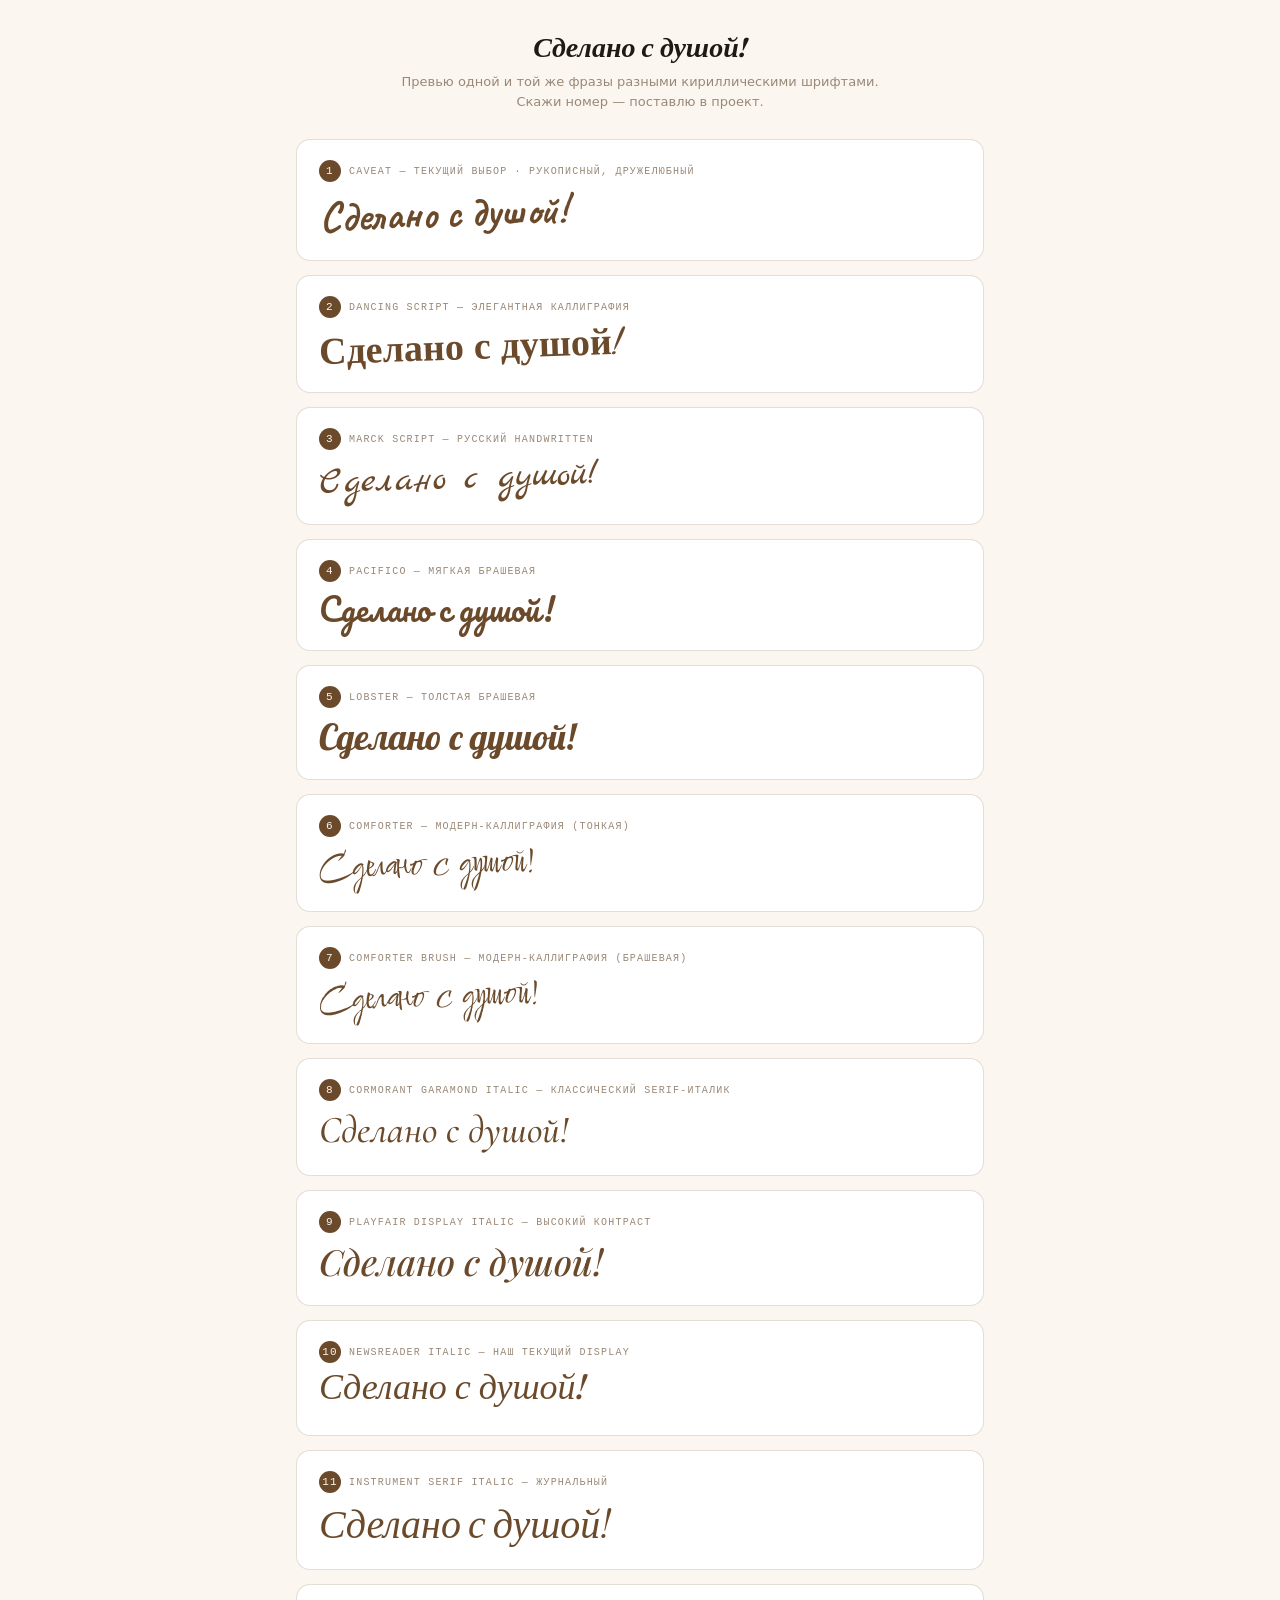
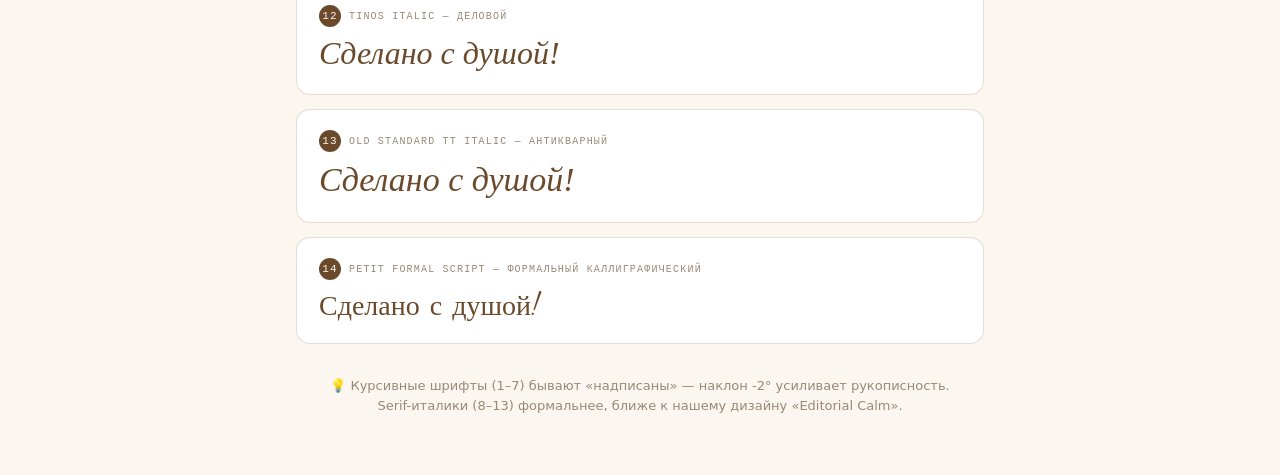
<file: miniapp/font-preview.html>
<!doctype html>
<html lang="ru">
<head>
  <meta charset="utf-8">
  <meta name="viewport" content="width=device-width, initial-scale=1">
  <title>«Сделано с душой!» — варианты курсивных шрифтов</title>
  <link rel="preconnect" href="https://fonts.googleapis.com">
  <link rel="preconnect" href="https://fonts.gstatic.com" crossorigin>
  <link rel="stylesheet" href="https://fonts.googleapis.com/css2?family=Caveat:wght@500;700&family=Dancing+Script:wght@500;700&family=Marck+Script&family=Pacifico&family=Lobster&family=Comforter&family=Comforter+Brush&family=Cormorant+Garamond:ital,wght@1,400;1,500;1,600&family=Playfair+Display:ital,wght@1,400;1,500;1,600&family=Tinos:ital,wght@1,400&family=Old+Standard+TT:ital,wght@1,400&family=Petit+Formal+Script&family=Yeseva+One&family=Alumni+Sans+Pinstripe:ital@1&family=Sedan+SC:ital@1&family=Instrument+Serif:ital@1&family=Newsreader:ital,wght@1,400;1,500;1,600&display=swap">
  <style>
    :root {
      --paper: #FBF7F0;
      --paper-2: #F5EDDC;
      --ink: #1F1A14;
      --walnut: #6B4A2B;
      --accent: #003E7E;
      --muted: #998877;
    }
    * { box-sizing: border-box; }
    html, body {
      margin: 0;
      background: var(--paper);
      color: var(--ink);
      font-family: "Inter", system-ui, sans-serif;
    }
    body {
      padding: 32px 16px;
      max-width: 720px;
      margin: 0 auto;
    }
    h1 {
      text-align: center;
      font-family: "Newsreader", Georgia, serif;
      font-style: italic;
      font-size: 28px;
      margin: 0 0 8px;
    }
    .hint {
      text-align: center;
      color: var(--muted);
      font-size: 13px;
      margin: 0 0 28px;
      line-height: 1.5;
    }
    .row {
      background: white;
      border: 1px solid rgba(107, 74, 43, 0.18);
      border-radius: 14px;
      padding: 20px 22px;
      margin-bottom: 14px;
      display: flex;
      flex-direction: column;
      gap: 6px;
    }
    .row .meta {
      font-family: "JetBrains Mono", monospace;
      font-size: 10px;
      letter-spacing: 0.12em;
      text-transform: uppercase;
      color: var(--muted);
    }
    .row .num {
      display: inline-block;
      width: 22px;
      height: 22px;
      border-radius: 50%;
      background: var(--walnut);
      color: var(--paper);
      text-align: center;
      line-height: 22px;
      font-size: 11px;
      margin-right: 8px;
      font-family: "JetBrains Mono", monospace;
    }
    .row .preview {
      color: var(--walnut);
      line-height: 1.05;
      padding: 4px 0;
    }
    .row .alt {
      color: var(--accent);
      font-size: 0.65em;
      margin-top: 4px;
      opacity: 0.8;
    }

    /* === Варианты === */
    .f-caveat       { font-family: "Caveat", cursive; font-weight: 700; font-size: 42px; }
    .f-dancing      { font-family: "Dancing Script", cursive; font-weight: 700; font-size: 38px; }
    .f-marck        { font-family: "Marck Script", cursive; font-size: 38px; }
    .f-pacifico     { font-family: "Pacifico", cursive; font-size: 32px; }
    .f-lobster      { font-family: "Lobster", cursive; font-size: 36px; }
    .f-comforter    { font-family: "Comforter", cursive; font-size: 38px; }
    .f-comforter-b  { font-family: "Comforter Brush", cursive; font-size: 38px; }
    .f-cormorant    { font-family: "Cormorant Garamond", serif; font-style: italic; font-weight: 500; font-size: 38px; }
    .f-playfair     { font-family: "Playfair Display", serif; font-style: italic; font-weight: 500; font-size: 36px; }
    .f-newsreader   { font-family: "Newsreader", serif; font-style: italic; font-weight: 500; font-size: 36px; }
    .f-instrument   { font-family: "Instrument Serif", serif; font-style: italic; font-size: 40px; }
    .f-tinos        { font-family: "Tinos", serif; font-style: italic; font-size: 32px; }
    .f-old-tt       { font-family: "Old Standard TT", serif; font-style: italic; font-size: 34px; }
    .f-petit        { font-family: "Petit Formal Script", cursive; font-size: 28px; }

    /* Поворот -2° для рукописных вариантов */
    .tilted { transform: rotate(-2deg); display: inline-block; }
  </style>
</head>
<body>

  <h1>Сделано с душой!</h1>
  <p class="hint">Превью одной и той же фразы разными кириллическими шрифтами.<br>Скажи номер — поставлю в проект.</p>

  <div class="row">
    <div class="meta"><span class="num">1</span>Caveat — текущий выбор · рукописный, дружелюбный</div>
    <div class="preview"><span class="f-caveat tilted">Сделано с душой!</span></div>
  </div>

  <div class="row">
    <div class="meta"><span class="num">2</span>Dancing Script — элегантная каллиграфия</div>
    <div class="preview"><span class="f-dancing tilted">Сделано с душой!</span></div>
  </div>

  <div class="row">
    <div class="meta"><span class="num">3</span>Marck Script — русский handwritten</div>
    <div class="preview"><span class="f-marck tilted">Сделано с душой!</span></div>
  </div>

  <div class="row">
    <div class="meta"><span class="num">4</span>Pacifico — мягкая брашевая</div>
    <div class="preview"><span class="f-pacifico">Сделано с душой!</span></div>
  </div>

  <div class="row">
    <div class="meta"><span class="num">5</span>Lobster — толстая брашевая</div>
    <div class="preview"><span class="f-lobster">Сделано с душой!</span></div>
  </div>

  <div class="row">
    <div class="meta"><span class="num">6</span>Comforter — модерн-каллиграфия (тонкая)</div>
    <div class="preview"><span class="f-comforter tilted">Сделано с душой!</span></div>
  </div>

  <div class="row">
    <div class="meta"><span class="num">7</span>Comforter Brush — модерн-каллиграфия (брашевая)</div>
    <div class="preview"><span class="f-comforter-b tilted">Сделано с душой!</span></div>
  </div>

  <div class="row">
    <div class="meta"><span class="num">8</span>Cormorant Garamond Italic — классический serif-италик</div>
    <div class="preview"><span class="f-cormorant">Сделано с душой!</span></div>
  </div>

  <div class="row">
    <div class="meta"><span class="num">9</span>Playfair Display Italic — высокий контраст</div>
    <div class="preview"><span class="f-playfair">Сделано с душой!</span></div>
  </div>

  <div class="row">
    <div class="meta"><span class="num">10</span>Newsreader Italic — наш текущий display</div>
    <div class="preview"><span class="f-newsreader">Сделано с душой!</span></div>
  </div>

  <div class="row">
    <div class="meta"><span class="num">11</span>Instrument Serif Italic — журнальный</div>
    <div class="preview"><span class="f-instrument">Сделано с душой!</span></div>
  </div>

  <div class="row">
    <div class="meta"><span class="num">12</span>Tinos Italic — деловой</div>
    <div class="preview"><span class="f-tinos">Сделано с душой!</span></div>
  </div>

  <div class="row">
    <div class="meta"><span class="num">13</span>Old Standard TT Italic — антикварный</div>
    <div class="preview"><span class="f-old-tt">Сделано с душой!</span></div>
  </div>

  <div class="row">
    <div class="meta"><span class="num">14</span>Petit Formal Script — формальный каллиграфический</div>
    <div class="preview"><span class="f-petit">Сделано с душой!</span></div>
  </div>

  <p class="hint" style="margin-top:32px;">
    💡 Курсивные шрифты (1–7) бывают «надписаны» — наклон -2° усиливает рукописность.<br>
    Serif-италики (8–13) формальнее, ближе к нашему дизайну «Editorial Calm».
  </p>

</body>
</html>
</file>
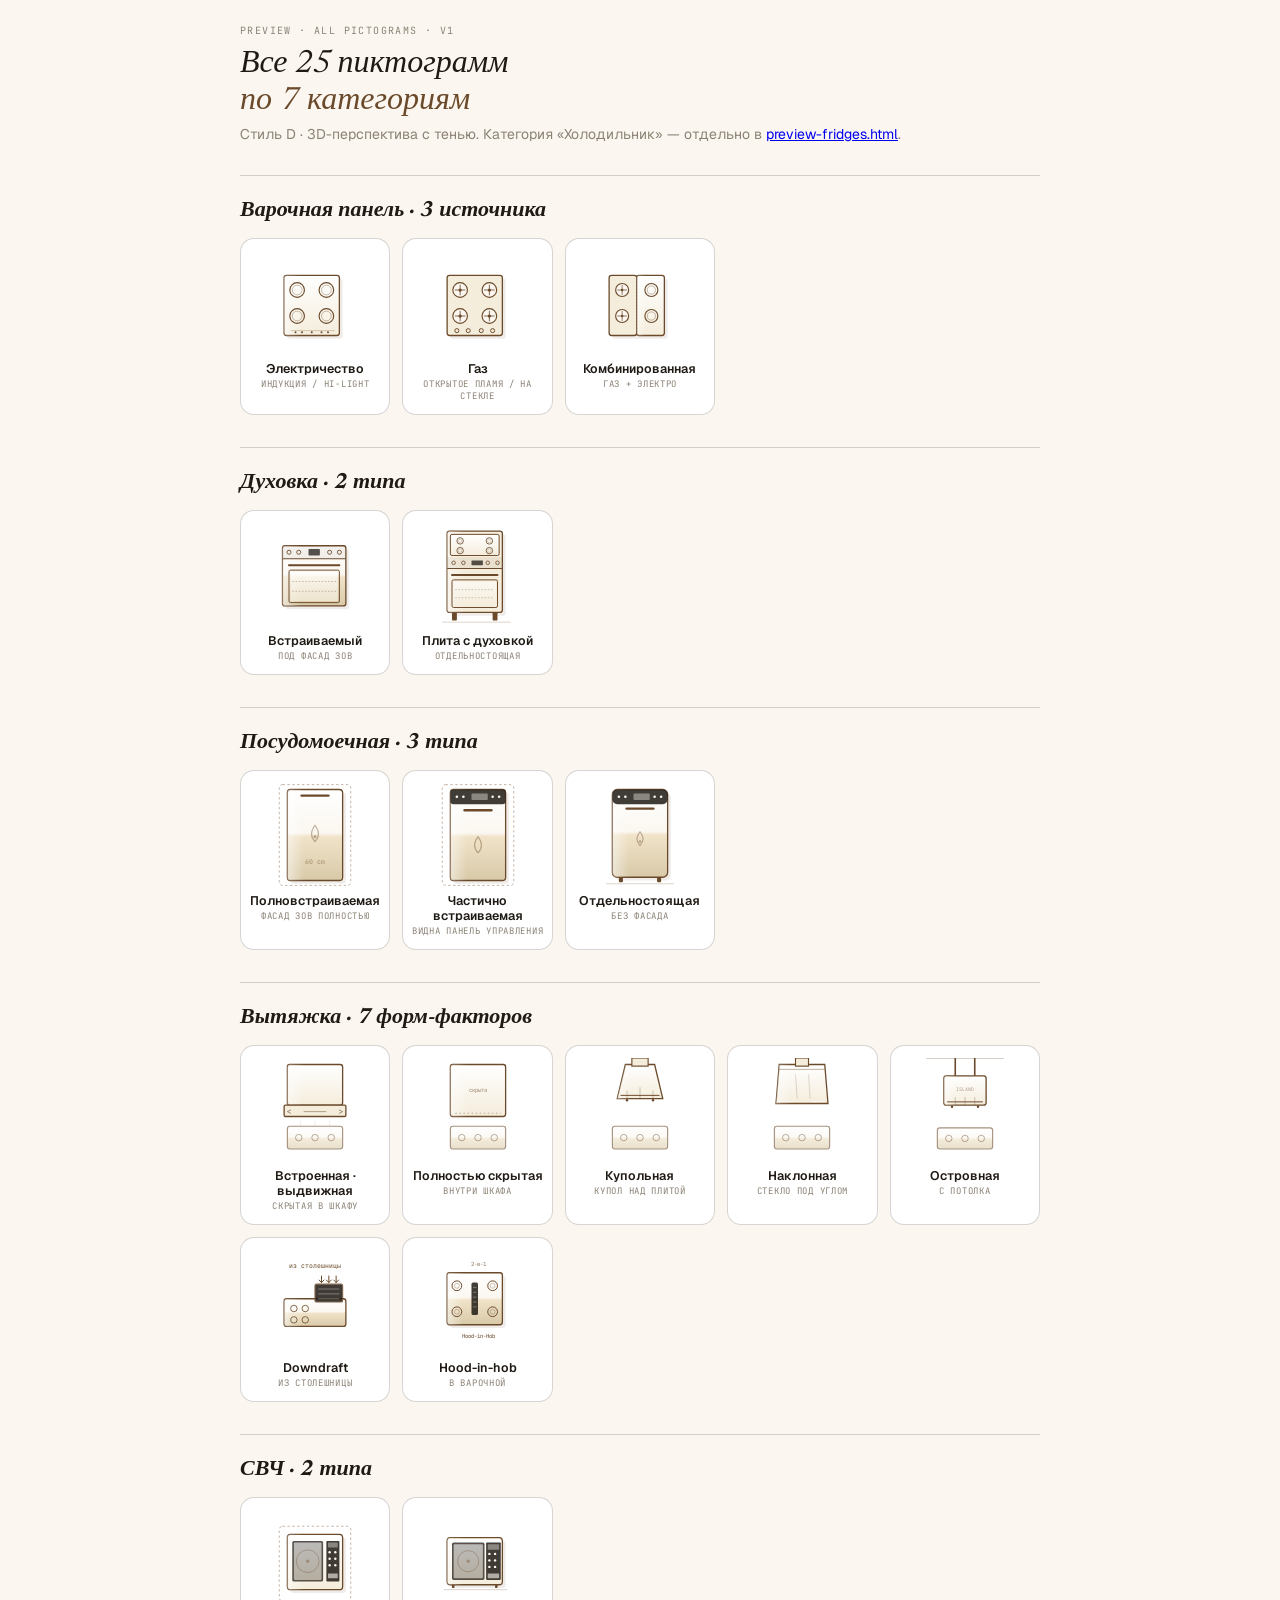
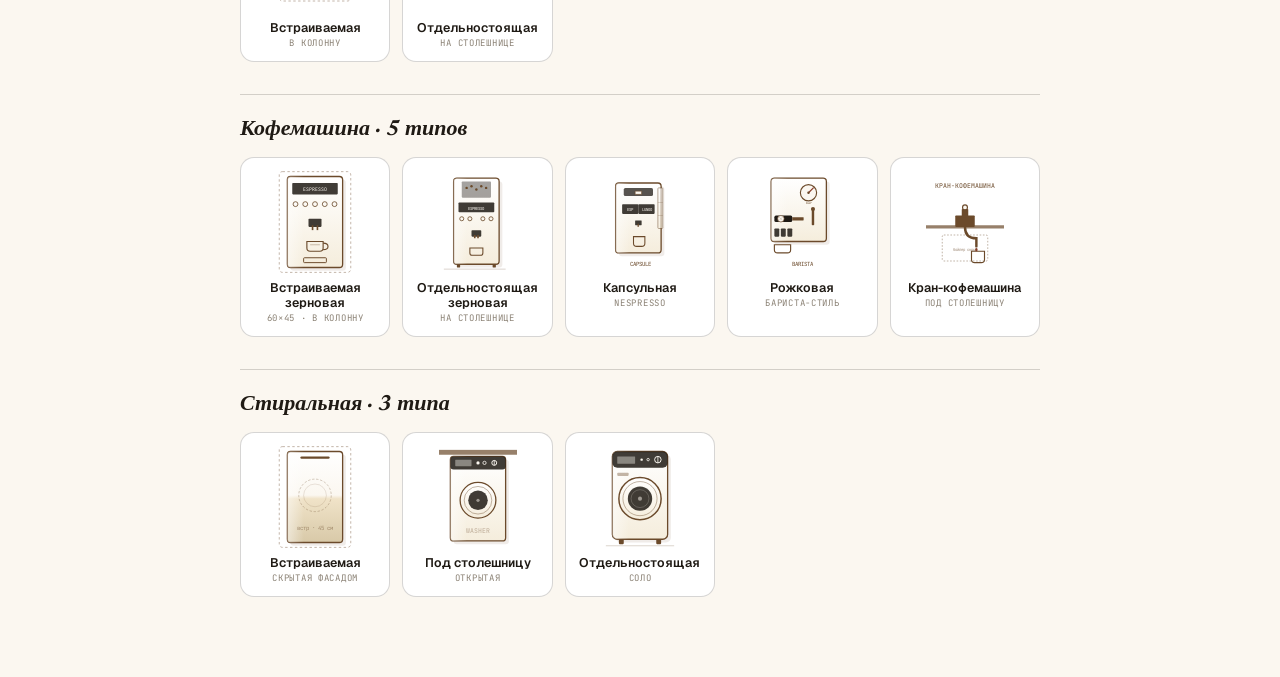
<file: miniapp/preview-all-picts.html>
<!doctype html>
<html lang="ru">
<head>
  <meta charset="utf-8">
  <meta name="viewport" content="width=device-width, initial-scale=1, viewport-fit=cover">
  <meta name="theme-color" content="#FBF7F0">
  <title>Превью всех пиктограмм · 25 шт</title>
  <link rel="preconnect" href="https://fonts.googleapis.com">
  <link rel="preconnect" href="https://fonts.gstatic.com" crossorigin>
  <link rel="stylesheet" href="https://fonts.googleapis.com/css2?family=Geist:wght@400;500;600&family=Newsreader:ital,wght@0,400..600;1,400..600&family=JetBrains+Mono:wght@400;500&display=swap">
  <style>
    :root {
      --paper:  #FBF7F0;
      --ink:    #1F1A14;
      --muted:  #8B8275;
      --line:   rgba(31, 26, 20, 0.18);
      --walnut: #6B4A2B;
      --warm:   #F5EDDC;
    }
    * { box-sizing: border-box; }
    body { margin: 0; padding: 24px 18px 80px; font-family: "Geist", sans-serif; background: var(--paper); color: var(--ink); }
    .wrap { max-width: 800px; margin: 0 auto; }
    .kicker { font-family: "JetBrains Mono", monospace; font-size: 10px; letter-spacing: 0.14em; text-transform: uppercase; color: var(--muted); margin-bottom: 6px; }
    h1 { font-family: "Newsreader", serif; font-style: italic; font-size: 32px; margin: 0 0 8px; font-weight: 400; }
    .lede { color: var(--muted); font-size: 14px; margin: 0 0 24px; }
    .section { margin-top: 32px; padding: 20px 0 0; border-top: 1px solid var(--line); }
    .section-head { font-family: "Newsreader", serif; font-style: italic; font-size: 22px; margin: 0 0 16px; }
    .section-head .em { color: var(--walnut); }
    .grid { display: grid; grid-template-columns: repeat(auto-fill, minmax(140px, 1fr)); gap: 12px; }
    .card { background: #fff; border: 1px solid var(--line); border-radius: 14px; padding: 12px 8px; text-align: center; }
    .card svg { width: 88px; height: 104px; display: block; margin: 0 auto 6px; }
    .name { font-size: 12.5px; font-weight: 600; line-height: 1.2; color: var(--ink); }
    .hint { font-family: "JetBrains Mono", monospace; font-size: 9px; color: var(--muted); letter-spacing: 0.08em; text-transform: uppercase; margin-top: 2px; }
  </style>
</head>
<body>
<div class="wrap">
  <div class="kicker">Preview · All Pictograms · v1</div>
  <h1>Все 25 пиктограмм<br><em style="color: var(--walnut)">по 7 категориям</em></h1>
  <p class="lede">Стиль D · 3D-перспектива с тенью. Категория «Холодильник» — отдельно в <a href="preview-fridges.html">preview-fridges.html</a>.</p>

  <div id="root"></div>
</div>

<script src="assets/icons.js?v=20260511m"></script>
<script src="assets/podbor.config.js?v=20260511m"></script>
<script src="assets/podbor.picts.js?v=20260511m"></script>
<script>
const SECTIONS = [
  { title: "Варочная панель · 3 источника", em: "hob", keys: ["hob_src_elec","hob_src_gas","hob_src_combi"], labels: ["Электричество","Газ","Комбинированная"], hints: ["индукция / Hi-Light","открытое пламя / на стекле","газ + электро"] },
  { title: "Духовка · 2 типа", em: "oven", keys: ["oven_install_builtin","oven_install_stove"], labels: ["Встраиваемый","Плита с духовкой"], hints: ["под фасад ЗОВ","отдельностоящая"] },
  { title: "Посудомоечная · 3 типа", em: "dw", keys: ["dw_install_full","dw_install_partial","dw_install_freestanding"], labels: ["Полновстраиваемая","Частично встраиваемая","Отдельностоящая"], hints: ["фасад ЗОВ полностью","видна панель управления","без фасада"] },
  { title: "Вытяжка · 7 форм-факторов", em: "hood", keys: ["hood_form_drawer","hood_form_hidden","hood_form_dome","hood_form_inclined","hood_form_island","hood_form_downdraft","hood_form_hob"], labels: ["Встроенная · выдвижная","Полностью скрытая","Купольная","Наклонная","Островная","Downdraft","Hood-in-hob"], hints: ["скрытая в шкафу","внутри шкафа","купол над плитой","стекло под углом","с потолка","из столешницы","в варочной"] },
  { title: "СВЧ · 2 типа", em: "microwave", keys: ["microwave_install_builtin","microwave_install_freestanding"], labels: ["Встраиваемая","Отдельностоящая"], hints: ["в колонну","на столешнице"] },
  { title: "Кофемашина · 5 типов", em: "coffee", keys: ["coffee_type_builtin","coffee_type_free_grinder","coffee_type_capsule","coffee_type_manual","coffee_type_tap"], labels: ["Встраиваемая зерновая","Отдельностоящая зерновая","Капсульная","Рожковая","Кран-кофемашина"], hints: ["60×45 · в колонну","на столешнице","Nespresso","бариста-стиль","под столешницу"] },
  { title: "Стиральная · 3 типа", em: "washer", keys: ["washer_install_builtin","washer_install_undertop","washer_install_freestanding"], labels: ["Встраиваемая","Под столешницу","Отдельностоящая"], hints: ["скрытая фасадом","открытая","соло"] },
];

const root = document.getElementById("root");
for (const s of SECTIONS) {
  const section = document.createElement("section");
  section.className = "section";
  section.innerHTML = `<h2 class="section-head">${s.title}</h2><div class="grid"></div>`;
  const grid = section.querySelector(".grid");
  s.keys.forEach((k, i) => {
    const card = document.createElement("div");
    card.className = "card";
    card.innerHTML = `${PODBOR_PICTS[k] || '<div style="color:#c00">missing: '+k+'</div>'}<div class="name">${s.labels[i]}</div><div class="hint">${s.hints[i] || ""}</div>`;
    grid.appendChild(card);
  });
  root.appendChild(section);
}
</script>
</body>
</html>
</file>
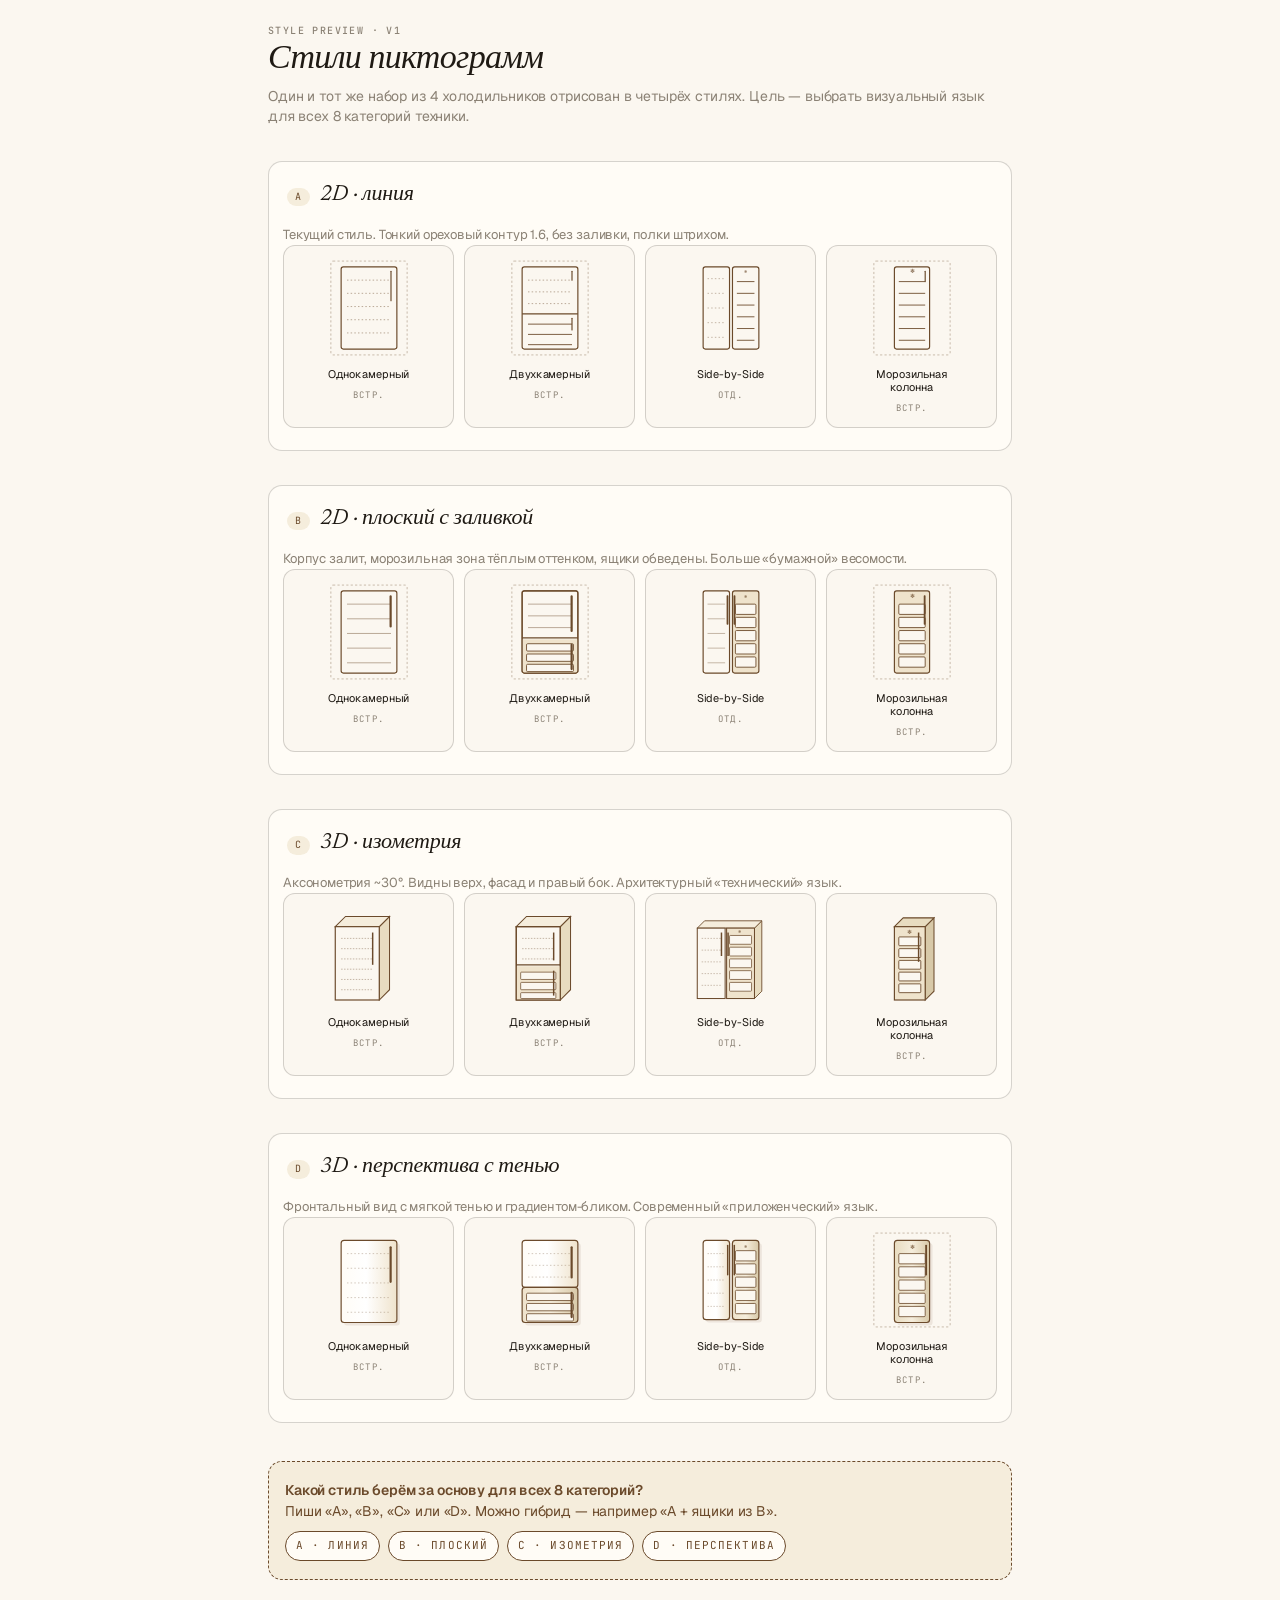
<file: miniapp/preview-fridge-styles.html>
<!doctype html>
<html lang="ru">
<head>
  <meta charset="utf-8">
  <meta name="viewport" content="width=device-width, initial-scale=1, viewport-fit=cover">
  <meta name="theme-color" content="#FBF7F0">
  <title>Превью · Стили пиктограмм холодильников</title>
  <link rel="preconnect" href="https://fonts.googleapis.com">
  <link rel="preconnect" href="https://fonts.gstatic.com" crossorigin>
  <link rel="stylesheet" href="https://fonts.googleapis.com/css2?family=Geist:wght@400;500;600&family=Newsreader:ital,wght@0,400..600;1,400..600&family=JetBrains+Mono:wght@400;500&display=swap">
  <style>
    :root{
      --paper:#FBF7F0;
      --ink:#1F1A14;
      --muted:#8B8275;
      --line:rgba(31,26,20,0.18);
      --walnut:#6B4A2B;
      --walnut-soft:#A07A52;
      --warm:#F5EDDC;
      --warm-2:#EFE3CC;
      --warm-3:#E8DCC0;
      --terracotta:#B85A2D;
      --r:14px;
    }
    *{box-sizing:border-box;-webkit-tap-highlight-color:transparent;}
    html,body{margin:0;padding:0;}
    body{
      font-family:"Geist",system-ui,sans-serif;
      background:var(--paper);
      color:var(--ink);
      font-size:15px;
      line-height:1.45;
      letter-spacing:-0.01em;
      -webkit-font-smoothing:antialiased;
    }
    .wrap{max-width:780px;margin:0 auto;padding:24px 18px 80px;}
    .kicker{
      font-family:"JetBrains Mono",monospace;
      font-size:10px;
      font-weight:500;
      letter-spacing:0.14em;
      text-transform:uppercase;
      color:var(--muted);
      margin-bottom:4px;
    }
    h1{
      font-family:"Newsreader",Georgia,serif;
      font-style:italic;
      font-weight:400;
      font-size:34px;
      line-height:1.05;
      letter-spacing:-0.02em;
      margin:0 0 8px;
    }
    .lede{color:var(--muted);margin:0 0 28px;font-size:14px;}

    .style-block{
      margin:34px 0 0;
      padding:18px 14px 22px;
      border:1px solid var(--line);
      border-radius:var(--r);
      background:#FFFCF6;
    }
    .style-head{display:flex;align-items:baseline;gap:10px;flex-wrap:wrap;margin-bottom:14px;padding:0 4px;}
    .style-title{
      font-family:"Newsreader",Georgia,serif;
      font-style:italic;
      font-size:22px;
      letter-spacing:-0.01em;
    }
    .style-tag{
      font-family:"JetBrains Mono",monospace;
      font-size:10px;
      letter-spacing:0.12em;
      text-transform:uppercase;
      color:var(--walnut);
      background:var(--warm);
      padding:2px 8px;
      border-radius:999px;
    }
    .style-note{color:var(--muted);font-size:13px;margin-top:2px;}

    .grid{
      display:grid;
      grid-template-columns:repeat(2,1fr);
      gap:10px;
    }
    @media(min-width:560px){
      .grid{grid-template-columns:repeat(4,1fr);}
    }
    .card{
      background:var(--paper);
      border:1px solid var(--line);
      border-radius:12px;
      padding:10px 8px 12px;
      display:flex;
      flex-direction:column;
      align-items:center;
      gap:8px;
    }
    .card svg{display:block;width:88px;height:104px;}
    .card .label{
      font-size:11px;
      text-align:center;
      color:var(--ink);
      line-height:1.2;
      letter-spacing:-0.01em;
    }
    .card .sub{
      font-family:"JetBrains Mono",monospace;
      font-size:9px;
      letter-spacing:0.12em;
      text-transform:uppercase;
      color:var(--muted);
    }

    .vote{
      margin:38px 0 0;
      padding:18px 16px;
      border:1px dashed var(--walnut);
      border-radius:var(--r);
      background:var(--warm);
      color:var(--walnut);
      font-size:14px;
    }
    .vote b{font-weight:600;}
    .vote-row{display:flex;gap:8px;flex-wrap:wrap;margin-top:10px;}
    .vote-row span{
      font-family:"JetBrains Mono",monospace;
      font-size:11px;
      letter-spacing:0.1em;
      text-transform:uppercase;
      background:#FFFCF6;
      border:1px solid var(--walnut);
      padding:6px 10px;
      border-radius:999px;
    }
  </style>
</head>
<body>
  <div class="wrap">
    <div class="kicker">Style preview · v1</div>
    <h1>Стили пиктограмм</h1>
    <p class="lede">Один и тот же набор из 4 холодильников отрисован в четырёх стилях. Цель — выбрать визуальный язык для всех 8 категорий техники.</p>

    <!-- ============================== STYLE A ============================== -->
    <section class="style-block">
      <div class="style-head">
        <span class="style-tag">A</span>
        <span class="style-title">2D · линия</span>
      </div>
      <div class="style-note">Текущий стиль. Тонкий ореховый контур 1.6, без заливки, полки штрихом.</div>
      <div class="grid">

        <div class="card">
          <svg viewBox="0 0 120 140">
            <rect x="8" y="6" width="104" height="128" rx="3" fill="none" stroke="#6B4A2B" stroke-width="1.2" stroke-dasharray="3 3" opacity="0.4"/>
            <rect x="22" y="14" width="76" height="112" rx="3" fill="none" stroke="#6B4A2B" stroke-width="1.6"/>
            <line x1="30" y1="32" x2="90" y2="32" stroke="#6B4A2B" stroke-width="1.2" stroke-dasharray="2 3" opacity="0.5"/>
            <line x1="30" y1="50" x2="90" y2="50" stroke="#6B4A2B" stroke-width="1.2" stroke-dasharray="2 3" opacity="0.5"/>
            <line x1="30" y1="68" x2="90" y2="68" stroke="#6B4A2B" stroke-width="1.2" stroke-dasharray="2 3" opacity="0.5"/>
            <line x1="30" y1="86" x2="90" y2="86" stroke="#6B4A2B" stroke-width="1.2" stroke-dasharray="2 3" opacity="0.5"/>
            <line x1="30" y1="104" x2="90" y2="104" stroke="#6B4A2B" stroke-width="1.2" stroke-dasharray="2 3" opacity="0.5"/>
            <line x1="90" y1="20" x2="90" y2="60" stroke="#6B4A2B" stroke-width="1.6" stroke-linecap="round"/>
          </svg>
          <div class="label">Однокамерный</div>
          <div class="sub">встр.</div>
        </div>

        <div class="card">
          <svg viewBox="0 0 120 140">
            <rect x="8" y="6" width="104" height="128" rx="3" fill="none" stroke="#6B4A2B" stroke-width="1.2" stroke-dasharray="3 3" opacity="0.4"/>
            <rect x="22" y="14" width="76" height="112" rx="3" fill="none" stroke="#6B4A2B" stroke-width="1.6"/>
            <line x1="22" y1="78" x2="98" y2="78" stroke="#6B4A2B" stroke-width="1.6"/>
            <line x1="30" y1="32" x2="90" y2="32" stroke="#6B4A2B" stroke-width="1.2" stroke-dasharray="2 3" opacity="0.5"/>
            <line x1="30" y1="48" x2="90" y2="48" stroke="#6B4A2B" stroke-width="1.2" stroke-dasharray="2 3" opacity="0.5"/>
            <line x1="30" y1="64" x2="90" y2="64" stroke="#6B4A2B" stroke-width="1.2" stroke-dasharray="2 3" opacity="0.5"/>
            <line x1="30" y1="92" x2="90" y2="92" stroke="#6B4A2B" stroke-width="1.2"/>
            <line x1="30" y1="106" x2="90" y2="106" stroke="#6B4A2B" stroke-width="1.2"/>
            <line x1="30" y1="120" x2="90" y2="120" stroke="#6B4A2B" stroke-width="1.2"/>
            <line x1="90" y1="20" x2="90" y2="32" stroke="#6B4A2B" stroke-width="1.6" stroke-linecap="round"/>
            <line x1="90" y1="84" x2="90" y2="100" stroke="#6B4A2B" stroke-width="1.6" stroke-linecap="round"/>
          </svg>
          <div class="label">Двухкамерный</div>
          <div class="sub">встр.</div>
        </div>

        <div class="card">
          <svg viewBox="0 0 120 140">
            <rect x="22" y="14" width="36" height="112" rx="3" fill="none" stroke="#6B4A2B" stroke-width="1.6"/>
            <rect x="62" y="14" width="36" height="112" rx="3" fill="none" stroke="#6B4A2B" stroke-width="1.6"/>
            <line x1="28" y1="30" x2="52" y2="30" stroke="#6B4A2B" stroke-width="1" stroke-dasharray="2 3" opacity="0.5"/>
            <line x1="28" y1="50" x2="52" y2="50" stroke="#6B4A2B" stroke-width="1" stroke-dasharray="2 3" opacity="0.5"/>
            <line x1="28" y1="70" x2="52" y2="70" stroke="#6B4A2B" stroke-width="1" stroke-dasharray="2 3" opacity="0.5"/>
            <line x1="28" y1="90" x2="52" y2="90" stroke="#6B4A2B" stroke-width="1" stroke-dasharray="2 3" opacity="0.5"/>
            <line x1="28" y1="110" x2="52" y2="110" stroke="#6B4A2B" stroke-width="1" stroke-dasharray="2 3" opacity="0.5"/>
            <line x1="68" y1="34" x2="92" y2="34" stroke="#6B4A2B" stroke-width="1.2"/>
            <line x1="68" y1="50" x2="92" y2="50" stroke="#6B4A2B" stroke-width="1.2"/>
            <line x1="68" y1="66" x2="92" y2="66" stroke="#6B4A2B" stroke-width="1.2"/>
            <line x1="68" y1="82" x2="92" y2="82" stroke="#6B4A2B" stroke-width="1.2"/>
            <line x1="68" y1="98" x2="92" y2="98" stroke="#6B4A2B" stroke-width="1.2"/>
            <line x1="68" y1="114" x2="92" y2="114" stroke="#6B4A2B" stroke-width="1.2"/>
            <text x="80" y="22" font-family="JetBrains Mono" font-size="6" fill="#6B4A2B" text-anchor="middle">❄</text>
          </svg>
          <div class="label">Side-by-Side</div>
          <div class="sub">отд.</div>
        </div>

        <div class="card">
          <svg viewBox="0 0 120 140">
            <rect x="8" y="6" width="104" height="128" rx="3" fill="none" stroke="#6B4A2B" stroke-width="1.2" stroke-dasharray="3 3" opacity="0.4"/>
            <rect x="36" y="14" width="48" height="112" rx="3" fill="none" stroke="#6B4A2B" stroke-width="1.6"/>
            <line x1="42" y1="34" x2="78" y2="34" stroke="#6B4A2B" stroke-width="1.2"/>
            <line x1="42" y1="50" x2="78" y2="50" stroke="#6B4A2B" stroke-width="1.2"/>
            <line x1="42" y1="66" x2="78" y2="66" stroke="#6B4A2B" stroke-width="1.2"/>
            <line x1="42" y1="82" x2="78" y2="82" stroke="#6B4A2B" stroke-width="1.2"/>
            <line x1="42" y1="98" x2="78" y2="98" stroke="#6B4A2B" stroke-width="1.2"/>
            <line x1="42" y1="114" x2="78" y2="114" stroke="#6B4A2B" stroke-width="1.2"/>
            <text x="60" y="22" font-family="JetBrains Mono" font-size="8" fill="#6B4A2B" text-anchor="middle">❄</text>
            <line x1="78" y1="20" x2="78" y2="34" stroke="#6B4A2B" stroke-width="1.6" stroke-linecap="round"/>
          </svg>
          <div class="label">Морозильная<br>колонна</div>
          <div class="sub">встр.</div>
        </div>

      </div>
    </section>

    <!-- ============================== STYLE B ============================== -->
    <section class="style-block">
      <div class="style-head">
        <span class="style-tag">B</span>
        <span class="style-title">2D · плоский с заливкой</span>
      </div>
      <div class="style-note">Корпус залит, морозильная зона тёплым оттенком, ящики обведены. Больше «бумажной» весомости.</div>
      <div class="grid">

        <div class="card">
          <svg viewBox="0 0 120 140">
            <rect x="8" y="6" width="104" height="128" rx="3" fill="none" stroke="#6B4A2B" stroke-width="1.2" stroke-dasharray="3 3" opacity="0.4"/>
            <rect x="22" y="14" width="76" height="112" rx="3" fill="#FBF7F0" stroke="#6B4A2B" stroke-width="1.6"/>
            <line x1="30" y1="32" x2="90" y2="32" stroke="#6B4A2B" stroke-width="1.2" opacity="0.5"/>
            <line x1="30" y1="52" x2="90" y2="52" stroke="#6B4A2B" stroke-width="1.2" opacity="0.5"/>
            <line x1="30" y1="72" x2="90" y2="72" stroke="#6B4A2B" stroke-width="1.2" opacity="0.5"/>
            <line x1="30" y1="92" x2="90" y2="92" stroke="#6B4A2B" stroke-width="1.2" opacity="0.5"/>
            <line x1="30" y1="112" x2="90" y2="112" stroke="#6B4A2B" stroke-width="1.2" opacity="0.5"/>
            <rect x="88" y="20" width="3" height="44" rx="1.5" fill="#6B4A2B"/>
          </svg>
          <div class="label">Однокамерный</div>
          <div class="sub">встр.</div>
        </div>

        <div class="card">
          <svg viewBox="0 0 120 140">
            <rect x="8" y="6" width="104" height="128" rx="3" fill="none" stroke="#6B4A2B" stroke-width="1.2" stroke-dasharray="3 3" opacity="0.4"/>
            <rect x="22" y="14" width="76" height="112" rx="3" fill="#FBF7F0" stroke="#6B4A2B" stroke-width="1.6"/>
            <rect x="22" y="80" width="76" height="46" fill="#EFE3CC"/>
            <rect x="22" y="14" width="76" height="112" rx="3" fill="none" stroke="#6B4A2B" stroke-width="1.6"/>
            <line x1="22" y1="78" x2="98" y2="78" stroke="#6B4A2B" stroke-width="1.6"/>
            <line x1="30" y1="32" x2="90" y2="32" stroke="#6B4A2B" stroke-width="1.2" opacity="0.5"/>
            <line x1="30" y1="48" x2="90" y2="48" stroke="#6B4A2B" stroke-width="1.2" opacity="0.5"/>
            <line x1="30" y1="64" x2="90" y2="64" stroke="#6B4A2B" stroke-width="1.2" opacity="0.5"/>
            <rect x="28" y="86" width="64" height="10" rx="1.5" fill="#FBF7F0" stroke="#6B4A2B" stroke-width="1.2"/>
            <rect x="28" y="100" width="64" height="10" rx="1.5" fill="#FBF7F0" stroke="#6B4A2B" stroke-width="1.2"/>
            <rect x="28" y="114" width="64" height="10" rx="1.5" fill="#FBF7F0" stroke="#6B4A2B" stroke-width="1.2"/>
            <rect x="88" y="20" width="3" height="50" rx="1.5" fill="#6B4A2B"/>
            <rect x="88" y="86" width="3" height="36" rx="1.5" fill="#6B4A2B"/>
          </svg>
          <div class="label">Двухкамерный</div>
          <div class="sub">встр.</div>
        </div>

        <div class="card">
          <svg viewBox="0 0 120 140">
            <rect x="22" y="14" width="36" height="112" rx="3" fill="#FBF7F0" stroke="#6B4A2B" stroke-width="1.6"/>
            <rect x="62" y="14" width="36" height="112" rx="3" fill="#EFE3CC" stroke="#6B4A2B" stroke-width="1.6"/>
            <line x1="28" y1="32" x2="52" y2="32" stroke="#6B4A2B" stroke-width="1" opacity="0.5"/>
            <line x1="28" y1="52" x2="52" y2="52" stroke="#6B4A2B" stroke-width="1" opacity="0.5"/>
            <line x1="28" y1="72" x2="52" y2="72" stroke="#6B4A2B" stroke-width="1" opacity="0.5"/>
            <line x1="28" y1="92" x2="52" y2="92" stroke="#6B4A2B" stroke-width="1" opacity="0.5"/>
            <line x1="28" y1="112" x2="52" y2="112" stroke="#6B4A2B" stroke-width="1" opacity="0.5"/>
            <rect x="66" y="32" width="28" height="14" rx="1.5" fill="#FBF7F0" stroke="#6B4A2B" stroke-width="1.2"/>
            <rect x="66" y="50" width="28" height="14" rx="1.5" fill="#FBF7F0" stroke="#6B4A2B" stroke-width="1.2"/>
            <rect x="66" y="68" width="28" height="14" rx="1.5" fill="#FBF7F0" stroke="#6B4A2B" stroke-width="1.2"/>
            <rect x="66" y="86" width="28" height="14" rx="1.5" fill="#FBF7F0" stroke="#6B4A2B" stroke-width="1.2"/>
            <rect x="66" y="104" width="28" height="14" rx="1.5" fill="#FBF7F0" stroke="#6B4A2B" stroke-width="1.2"/>
            <rect x="54" y="20" width="2.5" height="40" rx="1" fill="#6B4A2B"/>
            <rect x="63.5" y="20" width="2.5" height="40" rx="1" fill="#6B4A2B"/>
            <text x="80" y="24" font-family="JetBrains Mono" font-size="6" fill="#6B4A2B" text-anchor="middle">❄</text>
          </svg>
          <div class="label">Side-by-Side</div>
          <div class="sub">отд.</div>
        </div>

        <div class="card">
          <svg viewBox="0 0 120 140">
            <rect x="8" y="6" width="104" height="128" rx="3" fill="none" stroke="#6B4A2B" stroke-width="1.2" stroke-dasharray="3 3" opacity="0.4"/>
            <rect x="36" y="14" width="48" height="112" rx="3" fill="#EFE3CC" stroke="#6B4A2B" stroke-width="1.6"/>
            <rect x="42" y="32" width="36" height="14" rx="1.5" fill="#FBF7F0" stroke="#6B4A2B" stroke-width="1.2"/>
            <rect x="42" y="50" width="36" height="14" rx="1.5" fill="#FBF7F0" stroke="#6B4A2B" stroke-width="1.2"/>
            <rect x="42" y="68" width="36" height="14" rx="1.5" fill="#FBF7F0" stroke="#6B4A2B" stroke-width="1.2"/>
            <rect x="42" y="86" width="36" height="14" rx="1.5" fill="#FBF7F0" stroke="#6B4A2B" stroke-width="1.2"/>
            <rect x="42" y="104" width="36" height="14" rx="1.5" fill="#FBF7F0" stroke="#6B4A2B" stroke-width="1.2"/>
            <text x="60" y="24" font-family="JetBrains Mono" font-size="8" fill="#6B4A2B" text-anchor="middle">❄</text>
            <rect x="76" y="20" width="2.5" height="40" rx="1" fill="#6B4A2B"/>
          </svg>
          <div class="label">Морозильная<br>колонна</div>
          <div class="sub">встр.</div>
        </div>

      </div>
    </section>

    <!-- ============================== STYLE C ============================== -->
    <section class="style-block">
      <div class="style-head">
        <span class="style-tag">C</span>
        <span class="style-title">3D · изометрия</span>
      </div>
      <div class="style-note">Аксонометрия ~30°. Видны верх, фасад и правый бок. Архитектурный «технический» язык.</div>
      <div class="grid">

        <div class="card">
          <svg viewBox="0 0 120 140">
            <polygon points="74,30 88,16 88,116 74,130" fill="#E8DCC0" stroke="#6B4A2B" stroke-width="1.4"/>
            <polygon points="14,30 28,16 88,16 74,30" fill="#F5EDDC" stroke="#6B4A2B" stroke-width="1.4"/>
            <rect x="14" y="30" width="60" height="100" fill="#FBF7F0" stroke="#6B4A2B" stroke-width="1.6"/>
            <line x1="22" y1="46" x2="66" y2="46" stroke="#6B4A2B" stroke-width="1" opacity="0.5" stroke-dasharray="2 2"/>
            <line x1="22" y1="60" x2="66" y2="60" stroke="#6B4A2B" stroke-width="1" opacity="0.5" stroke-dasharray="2 2"/>
            <line x1="22" y1="74" x2="66" y2="74" stroke="#6B4A2B" stroke-width="1" opacity="0.5" stroke-dasharray="2 2"/>
            <line x1="22" y1="88" x2="66" y2="88" stroke="#6B4A2B" stroke-width="1" opacity="0.5" stroke-dasharray="2 2"/>
            <line x1="22" y1="102" x2="66" y2="102" stroke="#6B4A2B" stroke-width="1" opacity="0.5" stroke-dasharray="2 2"/>
            <line x1="22" y1="116" x2="66" y2="116" stroke="#6B4A2B" stroke-width="1" opacity="0.5" stroke-dasharray="2 2"/>
            <rect x="64" y="38" width="2" height="44" fill="#6B4A2B"/>
          </svg>
          <div class="label">Однокамерный</div>
          <div class="sub">встр.</div>
        </div>

        <div class="card">
          <svg viewBox="0 0 120 140">
            <polygon points="74,30 88,16 88,116 74,130" fill="#E8DCC0" stroke="#6B4A2B" stroke-width="1.4"/>
            <polygon points="14,30 28,16 88,16 74,30" fill="#F5EDDC" stroke="#6B4A2B" stroke-width="1.4"/>
            <rect x="14" y="30" width="60" height="100" fill="#FBF7F0" stroke="#6B4A2B" stroke-width="1.6"/>
            <rect x="14" y="84" width="60" height="46" fill="#EFE3CC"/>
            <rect x="14" y="30" width="60" height="100" fill="none" stroke="#6B4A2B" stroke-width="1.6"/>
            <line x1="14" y1="82" x2="74" y2="82" stroke="#6B4A2B" stroke-width="1.6"/>
            <line x1="22" y1="46" x2="66" y2="46" stroke="#6B4A2B" stroke-width="1" opacity="0.5" stroke-dasharray="2 2"/>
            <line x1="22" y1="60" x2="66" y2="60" stroke="#6B4A2B" stroke-width="1" opacity="0.5" stroke-dasharray="2 2"/>
            <line x1="22" y1="74" x2="66" y2="74" stroke="#6B4A2B" stroke-width="1" opacity="0.5" stroke-dasharray="2 2"/>
            <rect x="20" y="92" width="48" height="10" rx="1" fill="#FBF7F0" stroke="#6B4A2B" stroke-width="1"/>
            <rect x="20" y="106" width="48" height="10" rx="1" fill="#FBF7F0" stroke="#6B4A2B" stroke-width="1"/>
            <rect x="20" y="120" width="48" height="8" rx="1" fill="#FBF7F0" stroke="#6B4A2B" stroke-width="1"/>
            <rect x="64" y="38" width="2" height="38" fill="#6B4A2B"/>
            <rect x="64" y="90" width="2" height="34" fill="#6B4A2B"/>
          </svg>
          <div class="label">Двухкамерный</div>
          <div class="sub">встр.</div>
        </div>

        <div class="card">
          <svg viewBox="0 0 120 140">
            <polygon points="92,32 102,22 102,118 92,128" fill="#E8DCC0" stroke="#6B4A2B" stroke-width="1.2"/>
            <polygon points="14,32 24,22 102,22 92,32" fill="#F5EDDC" stroke="#6B4A2B" stroke-width="1.2"/>
            <rect x="14" y="32" width="38" height="96" fill="#FBF7F0" stroke="#6B4A2B" stroke-width="1.4"/>
            <rect x="54" y="32" width="38" height="96" fill="#EFE3CC" stroke="#6B4A2B" stroke-width="1.4"/>
            <line x1="20" y1="46" x2="46" y2="46" stroke="#6B4A2B" stroke-width="0.9" opacity="0.5" stroke-dasharray="2 2"/>
            <line x1="20" y1="62" x2="46" y2="62" stroke="#6B4A2B" stroke-width="0.9" opacity="0.5" stroke-dasharray="2 2"/>
            <line x1="20" y1="78" x2="46" y2="78" stroke="#6B4A2B" stroke-width="0.9" opacity="0.5" stroke-dasharray="2 2"/>
            <line x1="20" y1="94" x2="46" y2="94" stroke="#6B4A2B" stroke-width="0.9" opacity="0.5" stroke-dasharray="2 2"/>
            <line x1="20" y1="110" x2="46" y2="110" stroke="#6B4A2B" stroke-width="0.9" opacity="0.5" stroke-dasharray="2 2"/>
            <rect x="58" y="42" width="30" height="12" rx="1" fill="#FBF7F0" stroke="#6B4A2B" stroke-width="1"/>
            <rect x="58" y="58" width="30" height="12" rx="1" fill="#FBF7F0" stroke="#6B4A2B" stroke-width="1"/>
            <rect x="58" y="74" width="30" height="12" rx="1" fill="#FBF7F0" stroke="#6B4A2B" stroke-width="1"/>
            <rect x="58" y="90" width="30" height="12" rx="1" fill="#FBF7F0" stroke="#6B4A2B" stroke-width="1"/>
            <rect x="58" y="106" width="30" height="12" rx="1" fill="#FBF7F0" stroke="#6B4A2B" stroke-width="1"/>
            <rect x="46" y="38" width="2" height="32" fill="#6B4A2B"/>
            <rect x="55" y="38" width="2" height="32" fill="#6B4A2B"/>
            <text x="72" y="38" font-family="JetBrains Mono" font-size="6" fill="#6B4A2B" text-anchor="middle">❄</text>
          </svg>
          <div class="label">Side-by-Side</div>
          <div class="sub">отд.</div>
        </div>

        <div class="card">
          <svg viewBox="0 0 120 140">
            <polygon points="78,30 90,18 90,118 78,130" fill="#D8C9A8" stroke="#6B4A2B" stroke-width="1.4"/>
            <polygon points="36,30 48,18 90,18 78,30" fill="#E8DCC0" stroke="#6B4A2B" stroke-width="1.4"/>
            <rect x="36" y="30" width="42" height="100" fill="#EFE3CC" stroke="#6B4A2B" stroke-width="1.6"/>
            <rect x="42" y="44" width="30" height="12" rx="1" fill="#FBF7F0" stroke="#6B4A2B" stroke-width="1.2"/>
            <rect x="42" y="60" width="30" height="12" rx="1" fill="#FBF7F0" stroke="#6B4A2B" stroke-width="1.2"/>
            <rect x="42" y="76" width="30" height="12" rx="1" fill="#FBF7F0" stroke="#6B4A2B" stroke-width="1.2"/>
            <rect x="42" y="92" width="30" height="12" rx="1" fill="#FBF7F0" stroke="#6B4A2B" stroke-width="1.2"/>
            <rect x="42" y="108" width="30" height="12" rx="1" fill="#FBF7F0" stroke="#6B4A2B" stroke-width="1.2"/>
            <text x="57" y="40" font-family="JetBrains Mono" font-size="8" fill="#6B4A2B" text-anchor="middle">❄</text>
            <rect x="68" y="38" width="2" height="40" fill="#6B4A2B"/>
          </svg>
          <div class="label">Морозильная<br>колонна</div>
          <div class="sub">встр.</div>
        </div>

      </div>
    </section>

    <!-- ============================== STYLE D ============================== -->
    <section class="style-block">
      <div class="style-head">
        <span class="style-tag">D</span>
        <span class="style-title">3D · перспектива с тенью</span>
      </div>
      <div class="style-note">Фронтальный вид с мягкой тенью и градиентом-бликом. Современный «приложенческий» язык.</div>
      <div class="grid">

        <div class="card">
          <svg viewBox="0 0 120 140">
            <defs>
              <linearGradient id="gradA1" x1="0" x2="1" y1="0" y2="0">
                <stop offset="0" stop-color="#FFFCF6"/>
                <stop offset="0.45" stop-color="#FFFFFF"/>
                <stop offset="1" stop-color="#EFE3CC"/>
              </linearGradient>
            </defs>
            <rect x="26" y="20" width="76" height="112" rx="4" fill="#6B4A2B" opacity="0.1"/>
            <rect x="22" y="16" width="76" height="112" rx="4" fill="url(#gradA1)" stroke="#6B4A2B" stroke-width="1.6"/>
            <line x1="30" y1="34" x2="90" y2="34" stroke="#6B4A2B" stroke-width="1" opacity="0.4" stroke-dasharray="2 3"/>
            <line x1="30" y1="54" x2="90" y2="54" stroke="#6B4A2B" stroke-width="1" opacity="0.4" stroke-dasharray="2 3"/>
            <line x1="30" y1="74" x2="90" y2="74" stroke="#6B4A2B" stroke-width="1" opacity="0.4" stroke-dasharray="2 3"/>
            <line x1="30" y1="94" x2="90" y2="94" stroke="#6B4A2B" stroke-width="1" opacity="0.4" stroke-dasharray="2 3"/>
            <line x1="30" y1="114" x2="90" y2="114" stroke="#6B4A2B" stroke-width="1" opacity="0.4" stroke-dasharray="2 3"/>
            <rect x="88" y="24" width="3" height="50" rx="1.5" fill="#6B4A2B"/>
          </svg>
          <div class="label">Однокамерный</div>
          <div class="sub">встр.</div>
        </div>

        <div class="card">
          <svg viewBox="0 0 120 140">
            <defs>
              <linearGradient id="gradB1" x1="0" x2="1" y1="0" y2="0">
                <stop offset="0" stop-color="#FFFCF6"/>
                <stop offset="0.45" stop-color="#FFFFFF"/>
                <stop offset="1" stop-color="#EFE3CC"/>
              </linearGradient>
              <linearGradient id="gradB2" x1="0" x2="1" y1="0" y2="0">
                <stop offset="0" stop-color="#EFE3CC"/>
                <stop offset="0.5" stop-color="#F5EDDC"/>
                <stop offset="1" stop-color="#D8C9A8"/>
              </linearGradient>
            </defs>
            <rect x="26" y="20" width="76" height="112" rx="4" fill="#6B4A2B" opacity="0.1"/>
            <rect x="22" y="16" width="76" height="64" rx="4" fill="url(#gradB1)" stroke="#6B4A2B" stroke-width="1.6"/>
            <rect x="22" y="80" width="76" height="48" rx="4" fill="url(#gradB2)" stroke="#6B4A2B" stroke-width="1.6"/>
            <line x1="30" y1="34" x2="90" y2="34" stroke="#6B4A2B" stroke-width="1" opacity="0.4" stroke-dasharray="2 3"/>
            <line x1="30" y1="50" x2="90" y2="50" stroke="#6B4A2B" stroke-width="1" opacity="0.4" stroke-dasharray="2 3"/>
            <line x1="30" y1="66" x2="90" y2="66" stroke="#6B4A2B" stroke-width="1" opacity="0.4" stroke-dasharray="2 3"/>
            <rect x="28" y="88" width="64" height="10" rx="1.5" fill="#FBF7F0" stroke="#6B4A2B" stroke-width="1.1"/>
            <rect x="28" y="102" width="64" height="10" rx="1.5" fill="#FBF7F0" stroke="#6B4A2B" stroke-width="1.1"/>
            <rect x="28" y="116" width="64" height="10" rx="1.5" fill="#FBF7F0" stroke="#6B4A2B" stroke-width="1.1"/>
            <rect x="88" y="24" width="3" height="44" rx="1.5" fill="#6B4A2B"/>
            <rect x="88" y="86" width="3" height="36" rx="1.5" fill="#6B4A2B"/>
          </svg>
          <div class="label">Двухкамерный</div>
          <div class="sub">встр.</div>
        </div>

        <div class="card">
          <svg viewBox="0 0 120 140">
            <defs>
              <linearGradient id="gradC1" x1="0" x2="1" y1="0" y2="0">
                <stop offset="0" stop-color="#FFFCF6"/>
                <stop offset="0.5" stop-color="#FFFFFF"/>
                <stop offset="1" stop-color="#EFE3CC"/>
              </linearGradient>
              <linearGradient id="gradC2" x1="0" x2="1" y1="0" y2="0">
                <stop offset="0" stop-color="#EFE3CC"/>
                <stop offset="0.5" stop-color="#F5EDDC"/>
                <stop offset="1" stop-color="#D8C9A8"/>
              </linearGradient>
            </defs>
            <rect x="26" y="20" width="76" height="108" rx="4" fill="#6B4A2B" opacity="0.1"/>
            <rect x="22" y="16" width="36" height="108" rx="4" fill="url(#gradC1)" stroke="#6B4A2B" stroke-width="1.6"/>
            <rect x="62" y="16" width="36" height="108" rx="4" fill="url(#gradC2)" stroke="#6B4A2B" stroke-width="1.6"/>
            <line x1="28" y1="34" x2="52" y2="34" stroke="#6B4A2B" stroke-width="1" opacity="0.4" stroke-dasharray="2 2"/>
            <line x1="28" y1="52" x2="52" y2="52" stroke="#6B4A2B" stroke-width="1" opacity="0.4" stroke-dasharray="2 2"/>
            <line x1="28" y1="70" x2="52" y2="70" stroke="#6B4A2B" stroke-width="1" opacity="0.4" stroke-dasharray="2 2"/>
            <line x1="28" y1="88" x2="52" y2="88" stroke="#6B4A2B" stroke-width="1" opacity="0.4" stroke-dasharray="2 2"/>
            <line x1="28" y1="106" x2="52" y2="106" stroke="#6B4A2B" stroke-width="1" opacity="0.4" stroke-dasharray="2 2"/>
            <rect x="66" y="30" width="28" height="14" rx="1.5" fill="#FBF7F0" stroke="#6B4A2B" stroke-width="1.1"/>
            <rect x="66" y="48" width="28" height="14" rx="1.5" fill="#FBF7F0" stroke="#6B4A2B" stroke-width="1.1"/>
            <rect x="66" y="66" width="28" height="14" rx="1.5" fill="#FBF7F0" stroke="#6B4A2B" stroke-width="1.1"/>
            <rect x="66" y="84" width="28" height="14" rx="1.5" fill="#FBF7F0" stroke="#6B4A2B" stroke-width="1.1"/>
            <rect x="66" y="102" width="28" height="14" rx="1.5" fill="#FBF7F0" stroke="#6B4A2B" stroke-width="1.1"/>
            <rect x="54.5" y="22" width="2" height="42" rx="1" fill="#6B4A2B"/>
            <rect x="63.5" y="22" width="2" height="42" rx="1" fill="#6B4A2B"/>
            <text x="80" y="26" font-family="JetBrains Mono" font-size="6" fill="#6B4A2B" text-anchor="middle">❄</text>
          </svg>
          <div class="label">Side-by-Side</div>
          <div class="sub">отд.</div>
        </div>

        <div class="card">
          <svg viewBox="0 0 120 140">
            <defs>
              <linearGradient id="gradD1" x1="0" x2="1" y1="0" y2="0">
                <stop offset="0" stop-color="#E8DCC0"/>
                <stop offset="0.5" stop-color="#F5EDDC"/>
                <stop offset="1" stop-color="#D8C9A8"/>
              </linearGradient>
            </defs>
            <rect x="8" y="6" width="104" height="128" rx="3" fill="none" stroke="#6B4A2B" stroke-width="1.2" stroke-dasharray="3 3" opacity="0.4"/>
            <rect x="40" y="20" width="48" height="112" rx="4" fill="#6B4A2B" opacity="0.1"/>
            <rect x="36" y="16" width="48" height="112" rx="4" fill="url(#gradD1)" stroke="#6B4A2B" stroke-width="1.6"/>
            <rect x="42" y="34" width="36" height="14" rx="1.5" fill="#FBF7F0" stroke="#6B4A2B" stroke-width="1.1"/>
            <rect x="42" y="52" width="36" height="14" rx="1.5" fill="#FBF7F0" stroke="#6B4A2B" stroke-width="1.1"/>
            <rect x="42" y="70" width="36" height="14" rx="1.5" fill="#FBF7F0" stroke="#6B4A2B" stroke-width="1.1"/>
            <rect x="42" y="88" width="36" height="14" rx="1.5" fill="#FBF7F0" stroke="#6B4A2B" stroke-width="1.1"/>
            <rect x="42" y="106" width="36" height="14" rx="1.5" fill="#FBF7F0" stroke="#6B4A2B" stroke-width="1.1"/>
            <text x="60" y="28" font-family="JetBrains Mono" font-size="8" fill="#6B4A2B" text-anchor="middle">❄</text>
            <rect x="78" y="22" width="2.5" height="42" rx="1" fill="#6B4A2B"/>
          </svg>
          <div class="label">Морозильная<br>колонна</div>
          <div class="sub">встр.</div>
        </div>

      </div>
    </section>

    <!-- ============================== VOTE ============================== -->
    <div class="vote">
      <b>Какой стиль берём за основу для всех 8 категорий?</b><br>
      Пиши «A», «B», «C» или «D». Можно гибрид — например «A + ящики из B».
      <div class="vote-row">
        <span>A · линия</span>
        <span>B · плоский</span>
        <span>C · изометрия</span>
        <span>D · перспектива</span>
      </div>
    </div>

  </div>
</body>
</html>
</file>
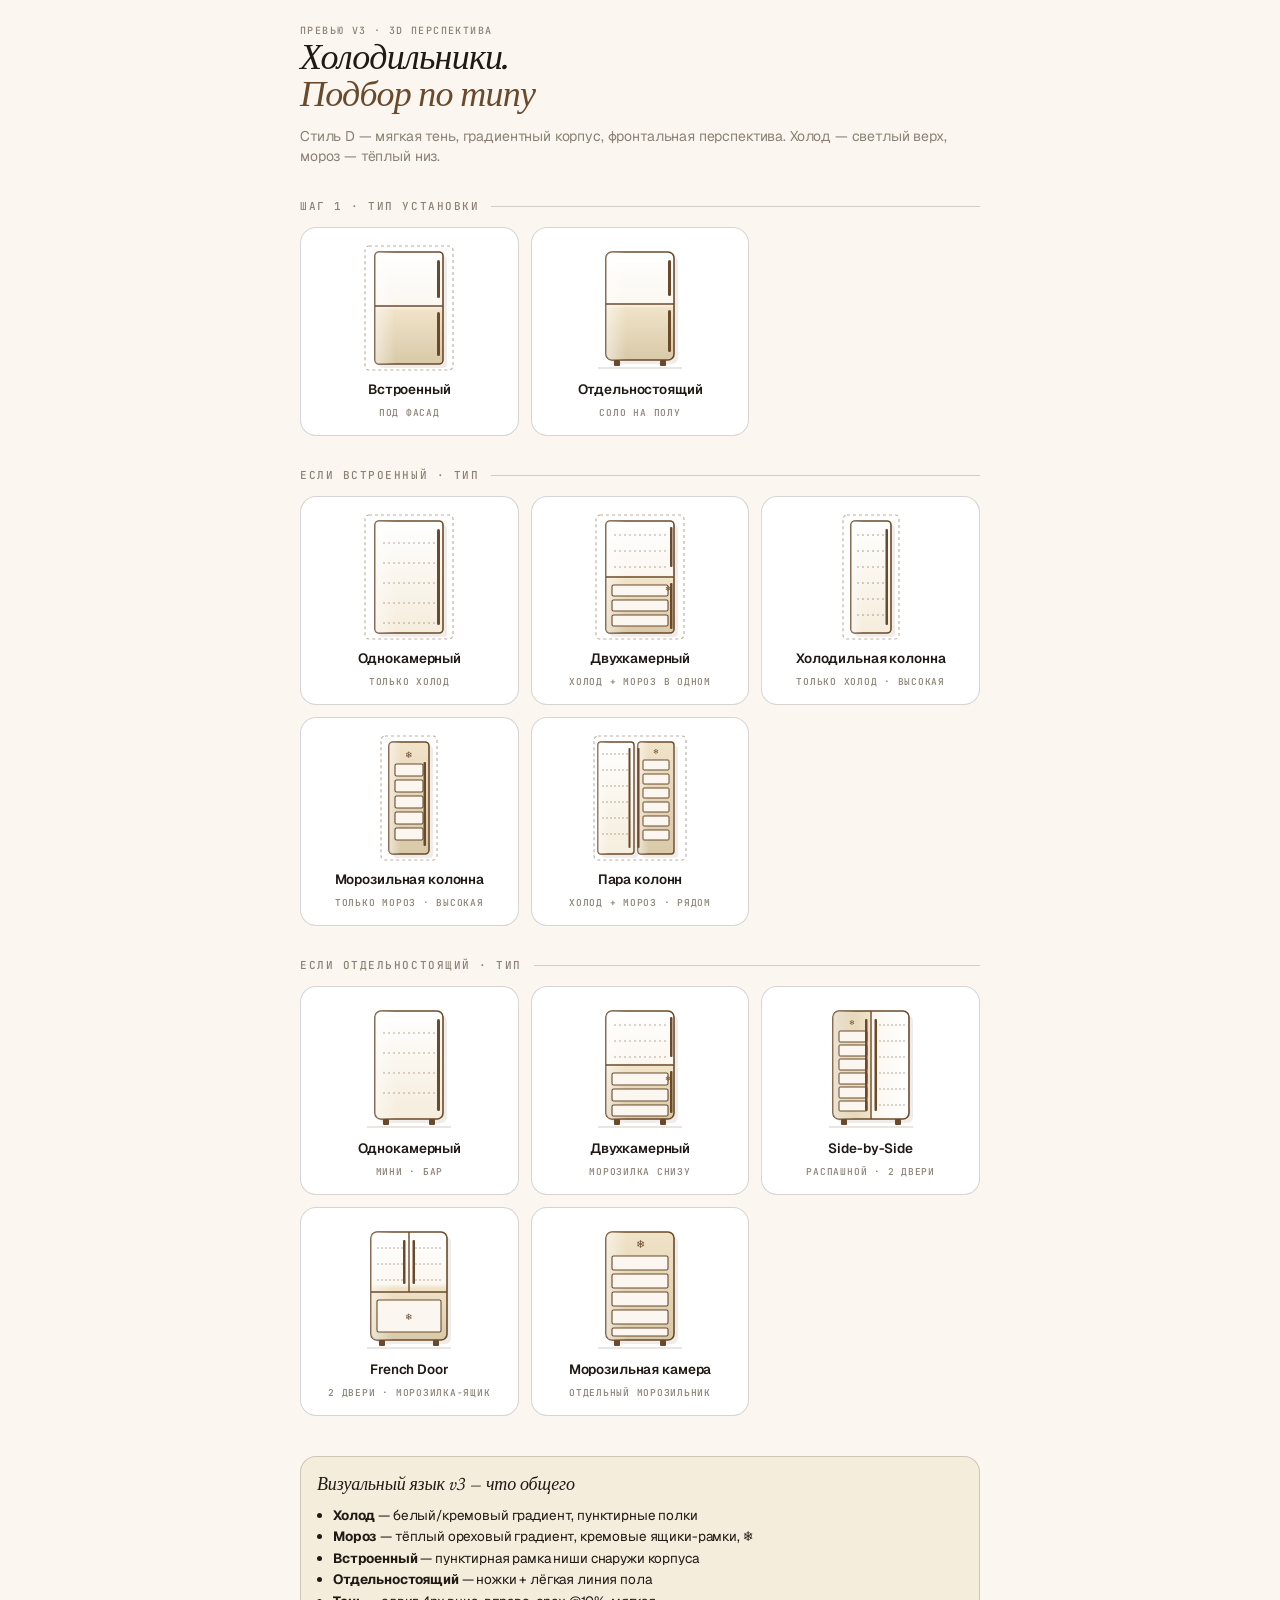
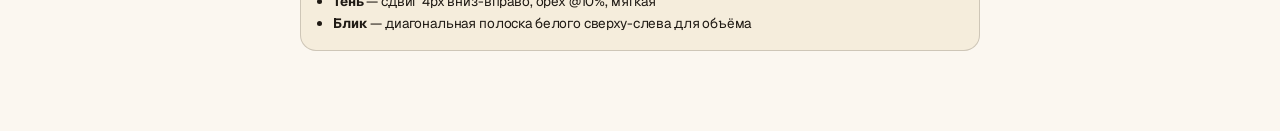
<file: miniapp/preview-fridges.html>
<!doctype html>
<html lang="ru">
<head>
  <meta charset="utf-8">
  <meta name="viewport" content="width=device-width, initial-scale=1, viewport-fit=cover">
  <meta name="theme-color" content="#FBF7F0">
  <title>Превью пиктограмм · Холодильники · 3D</title>
  <link rel="preconnect" href="https://fonts.googleapis.com">
  <link rel="preconnect" href="https://fonts.gstatic.com" crossorigin>
  <link rel="stylesheet" href="https://fonts.googleapis.com/css2?family=Geist:wght@400;500;600&family=Newsreader:ital,wght@0,400..600;1,400..600&family=JetBrains+Mono:wght@400;500&display=swap">
  <style>
    :root {
      --paper:  #FBF7F0;
      --ink:    #1F1A14;
      --muted:  #8B8275;
      --line:   rgba(31, 26, 20, 0.18);
      --walnut: #6B4A2B;
      --terracotta: #B85A2D;
      --warm:   #F5EDDC;
      --r:      16px;
    }
    * { box-sizing: border-box; -webkit-tap-highlight-color: transparent; }
    html, body { margin: 0; padding: 0; }
    body {
      font-family: "Geist", system-ui, sans-serif;
      background: var(--paper);
      color: var(--ink);
      font-size: 15px;
      line-height: 1.45;
      letter-spacing: -0.01em;
      -webkit-font-smoothing: antialiased;
      -moz-osx-font-smoothing: grayscale;
    }
    .wrap { max-width: 720px; margin: 0 auto; padding: 24px 20px 80px; }
    h1 {
      font-family: "Newsreader", Georgia, serif;
      font-style: italic;
      font-weight: 400;
      font-size: 36px;
      line-height: 1.05;
      letter-spacing: -0.02em;
      margin: 0 0 8px;
      color: var(--ink);
    }
    .kicker {
      font-family: "JetBrains Mono", monospace;
      font-size: 10px;
      font-weight: 500;
      letter-spacing: 0.14em;
      text-transform: uppercase;
      color: var(--muted);
      margin-bottom: 4px;
    }
    .lede { color: var(--muted); margin: 0 0 32px; font-size: 14px; }
    .section-label {
      font-family: "JetBrains Mono", monospace;
      font-size: 11px;
      font-weight: 500;
      letter-spacing: 0.14em;
      text-transform: uppercase;
      color: var(--muted);
      margin: 32px 0 12px;
      display: flex;
      align-items: center;
      gap: 12px;
    }
    .section-label::after { content: ""; flex: 1; height: 1px; background: var(--line); }
    .grid {
      display: grid;
      grid-template-columns: 1fr 1fr;
      gap: 12px;
    }
    @media (min-width: 540px) { .grid { grid-template-columns: 1fr 1fr 1fr; } }
    .card {
      background: #fff;
      border: 1px solid var(--line);
      border-radius: var(--r);
      padding: 16px 14px;
      display: flex;
      flex-direction: column;
      align-items: center;
      gap: 8px;
      cursor: pointer;
      transition: all 0.12s;
    }
    .card:active { background: var(--warm); transform: scale(0.98); }
    .card.active { border-color: var(--walnut); background: var(--warm); }
    .pict { width: 96px; height: 128px; }
    .pict svg { width: 100%; height: 100%; display: block; }
    .name {
      font-family: "Geist", sans-serif;
      font-size: 13.5px;
      font-weight: 600;
      text-align: center;
      letter-spacing: -0.01em;
      color: var(--ink);
    }
    .hint {
      font-family: "JetBrains Mono", monospace;
      font-size: 9.5px;
      font-weight: 500;
      letter-spacing: 0.08em;
      text-transform: uppercase;
      color: var(--muted);
      text-align: center;
    }
    .footer-note {
      margin-top: 40px;
      padding: 16px;
      background: var(--warm);
      border: 1px solid var(--line);
      border-radius: var(--r);
      font-size: 13.5px;
      color: var(--ink);
    }
    .footer-note .title {
      font-family: "Newsreader", Georgia, serif;
      font-style: italic;
      font-size: 18px;
      margin-bottom: 6px;
    }
  </style>
</head>
<body>

  <!-- Global SVG defs — gradients shared across all pictograms -->
  <svg width="0" height="0" style="position:absolute" aria-hidden="true">
    <defs>
      <!-- холод: вертикальный, белый сверху → кремовый снизу -->
      <linearGradient id="g-cold" x1="0" x2="0" y1="0" y2="1">
        <stop offset="0" stop-color="#FFFFFF"/>
        <stop offset="1" stop-color="#F5EDDC"/>
      </linearGradient>
      <!-- мороз: вертикальный, кремовый сверху → ореховый снизу -->
      <linearGradient id="g-freeze" x1="0" x2="0" y1="0" y2="1">
        <stop offset="0" stop-color="#F0E3C8"/>
        <stop offset="1" stop-color="#D8C9A8"/>
      </linearGradient>
      <!-- двухкамерный: резкий переход cold→freeze посередине -->
      <linearGradient id="g-twoch" x1="0" x2="0" y1="0" y2="1">
        <stop offset="0" stop-color="#FFFFFF"/>
        <stop offset="0.48" stop-color="#FBF7F0"/>
        <stop offset="0.52" stop-color="#F0E3C8"/>
        <stop offset="1" stop-color="#D8C9A8"/>
      </linearGradient>
      <!-- side-by-side: горизонтальный, мороз слева → холод справа -->
      <linearGradient id="g-sbs" x1="0" x2="1" y1="0" y2="0">
        <stop offset="0" stop-color="#D8C9A8"/>
        <stop offset="0.48" stop-color="#F0E3C8"/>
        <stop offset="0.52" stop-color="#FBF7F0"/>
        <stop offset="1" stop-color="#FFFFFF"/>
      </linearGradient>
      <!-- блик-полоска на корпусе (накладывается сверху) -->
      <linearGradient id="g-sheen" x1="0" x2="1" y1="0" y2="0">
        <stop offset="0" stop-color="#FFFFFF" stop-opacity="0.5"/>
        <stop offset="0.3" stop-color="#FFFFFF" stop-opacity="0"/>
      </linearGradient>
    </defs>
  </svg>

  <div class="wrap">
    <div class="kicker">Превью v3 · 3D перспектива</div>
    <h1>Холодильники.<br><em style="color: var(--walnut)">Подбор по типу</em></h1>
    <p class="lede">Стиль D — мягкая тень, градиентный корпус, фронтальная перспектива. Холод — светлый верх, мороз — тёплый низ.</p>

    <!-- Шаг 1 — главный выбор -->
    <div class="section-label">Шаг 1 · тип установки</div>
    <div class="grid">

      <button class="card">
        <div class="pict">
          <!-- Встроенный — корпус в нише -->
          <svg viewBox="0 0 96 128">
            <!-- ниша (стенки кухни) -->
            <rect x="4" y="2" width="88" height="124" rx="4" fill="none" stroke="#6B4A2B" stroke-width="1.1" stroke-dasharray="3 3" opacity="0.45"/>
            <!-- тень -->
            <rect x="18" y="12" width="68" height="112" rx="4" fill="#6B4A2B" opacity="0.1"/>
            <!-- корпус -->
            <rect x="14" y="8" width="68" height="112" rx="4" fill="url(#g-twoch)" stroke="#6B4A2B" stroke-width="1.6"/>
            <!-- блик -->
            <rect x="14" y="8" width="68" height="112" rx="4" fill="url(#g-sheen)"/>
            <!-- раздел на 2 двери -->
            <line x1="14" y1="62" x2="82" y2="62" stroke="#6B4A2B" stroke-width="1.4"/>
            <!-- ручки -->
            <rect x="76" y="16" width="3" height="38" rx="1.5" fill="#6B4A2B"/>
            <rect x="76" y="68" width="3" height="44" rx="1.5" fill="#6B4A2B"/>
          </svg>
        </div>
        <div class="name">Встроенный</div>
        <div class="hint">под фасад</div>
      </button>

      <button class="card">
        <div class="pict">
          <!-- Отдельностоящий — соло, с ножками -->
          <svg viewBox="0 0 96 128">
            <!-- тень -->
            <rect x="18" y="12" width="68" height="108" rx="6" fill="#6B4A2B" opacity="0.1"/>
            <!-- корпус -->
            <rect x="14" y="8" width="68" height="108" rx="6" fill="url(#g-twoch)" stroke="#6B4A2B" stroke-width="1.6"/>
            <!-- блик -->
            <rect x="14" y="8" width="68" height="108" rx="6" fill="url(#g-sheen)"/>
            <!-- раздел дверей -->
            <line x1="14" y1="60" x2="82" y2="60" stroke="#6B4A2B" stroke-width="1.4"/>
            <!-- ручки -->
            <rect x="76" y="16" width="3" height="36" rx="1.5" fill="#6B4A2B"/>
            <rect x="76" y="66" width="3" height="42" rx="1.5" fill="#6B4A2B"/>
            <!-- ножки -->
            <rect x="22" y="116" width="6" height="6" rx="1" fill="#6B4A2B"/>
            <rect x="68" y="116" width="6" height="6" rx="1" fill="#6B4A2B"/>
            <!-- линия пола -->
            <line x1="6" y1="124" x2="90" y2="124" stroke="#6B4A2B" stroke-width="0.8" opacity="0.35"/>
          </svg>
        </div>
        <div class="name">Отдельностоящий</div>
        <div class="hint">соло на полу</div>
      </button>
    </div>

    <!-- ВСТРОЕННЫЙ -->
    <div class="section-label">если встроенный · тип</div>
    <div class="grid">

      <button class="card">
        <div class="pict">
          <!-- Однокамерный встроенный — одна холодная зона, полки -->
          <svg viewBox="0 0 96 128">
            <rect x="4" y="2" width="88" height="124" rx="4" fill="none" stroke="#6B4A2B" stroke-width="1.1" stroke-dasharray="3 3" opacity="0.45"/>
            <rect x="18" y="12" width="68" height="112" rx="4" fill="#6B4A2B" opacity="0.1"/>
            <rect x="14" y="8" width="68" height="112" rx="4" fill="url(#g-cold)" stroke="#6B4A2B" stroke-width="1.6"/>
            <rect x="14" y="8" width="68" height="112" rx="4" fill="url(#g-sheen)"/>
            <!-- полки холода -->
            <line x1="22" y1="30" x2="74" y2="30" stroke="#6B4A2B" stroke-width="1" stroke-dasharray="2 3" opacity="0.45"/>
            <line x1="22" y1="50" x2="74" y2="50" stroke="#6B4A2B" stroke-width="1" stroke-dasharray="2 3" opacity="0.45"/>
            <line x1="22" y1="70" x2="74" y2="70" stroke="#6B4A2B" stroke-width="1" stroke-dasharray="2 3" opacity="0.45"/>
            <line x1="22" y1="90" x2="74" y2="90" stroke="#6B4A2B" stroke-width="1" stroke-dasharray="2 3" opacity="0.45"/>
            <line x1="22" y1="110" x2="74" y2="110" stroke="#6B4A2B" stroke-width="1" stroke-dasharray="2 3" opacity="0.45"/>
            <!-- ручка -->
            <rect x="76" y="16" width="3" height="96" rx="1.5" fill="#6B4A2B"/>
          </svg>
        </div>
        <div class="name">Однокамерный</div>
        <div class="hint">только холод</div>
      </button>

      <button class="card">
        <div class="pict">
          <!-- Двухкамерный встроенный — холод сверху + мороз снизу -->
          <svg viewBox="0 0 96 128">
            <rect x="4" y="2" width="88" height="124" rx="4" fill="none" stroke="#6B4A2B" stroke-width="1.1" stroke-dasharray="3 3" opacity="0.45"/>
            <rect x="18" y="12" width="68" height="112" rx="4" fill="#6B4A2B" opacity="0.1"/>
            <rect x="14" y="8" width="68" height="112" rx="4" fill="url(#g-twoch)" stroke="#6B4A2B" stroke-width="1.6"/>
            <rect x="14" y="8" width="68" height="112" rx="4" fill="url(#g-sheen)"/>
            <!-- раздел дверей -->
            <line x1="14" y1="64" x2="82" y2="64" stroke="#6B4A2B" stroke-width="1.4"/>
            <!-- полки холода (верх) -->
            <line x1="22" y1="22" x2="74" y2="22" stroke="#6B4A2B" stroke-width="1" stroke-dasharray="2 3" opacity="0.45"/>
            <line x1="22" y1="38" x2="74" y2="38" stroke="#6B4A2B" stroke-width="1" stroke-dasharray="2 3" opacity="0.45"/>
            <line x1="22" y1="54" x2="74" y2="54" stroke="#6B4A2B" stroke-width="1" stroke-dasharray="2 3" opacity="0.45"/>
            <!-- ящики мороза (низ) -->
            <rect x="20" y="72" width="56" height="11" rx="1.5" fill="#FBF7F0" stroke="#6B4A2B" stroke-width="1.1"/>
            <rect x="20" y="87" width="56" height="11" rx="1.5" fill="#FBF7F0" stroke="#6B4A2B" stroke-width="1.1"/>
            <rect x="20" y="102" width="56" height="11" rx="1.5" fill="#FBF7F0" stroke="#6B4A2B" stroke-width="1.1"/>
            <!-- ❄ -->
            <text x="76" y="78" font-family="JetBrains Mono" font-size="7" fill="#6B4A2B" stroke="none" text-anchor="middle">❄</text>
            <!-- ручки -->
            <rect x="78" y="14" width="2.5" height="40" rx="1" fill="#6B4A2B"/>
            <rect x="78" y="70" width="2.5" height="46" rx="1" fill="#6B4A2B"/>
          </svg>
        </div>
        <div class="name">Двухкамерный</div>
        <div class="hint">холод + мороз в одном</div>
      </button>

      <button class="card">
        <div class="pict">
          <!-- Холодильная колонна встроенная — узкая высокая, полки -->
          <svg viewBox="0 0 96 128">
            <rect x="20" y="2" width="56" height="124" rx="4" fill="none" stroke="#6B4A2B" stroke-width="1.1" stroke-dasharray="3 3" opacity="0.45"/>
            <rect x="32" y="12" width="40" height="112" rx="4" fill="#6B4A2B" opacity="0.1"/>
            <rect x="28" y="8" width="40" height="112" rx="4" fill="url(#g-cold)" stroke="#6B4A2B" stroke-width="1.6"/>
            <rect x="28" y="8" width="40" height="112" rx="4" fill="url(#g-sheen)"/>
            <!-- полки -->
            <line x1="34" y1="22" x2="62" y2="22" stroke="#6B4A2B" stroke-width="1" stroke-dasharray="2 3" opacity="0.5"/>
            <line x1="34" y1="38" x2="62" y2="38" stroke="#6B4A2B" stroke-width="1" stroke-dasharray="2 3" opacity="0.5"/>
            <line x1="34" y1="54" x2="62" y2="54" stroke="#6B4A2B" stroke-width="1" stroke-dasharray="2 3" opacity="0.5"/>
            <line x1="34" y1="70" x2="62" y2="70" stroke="#6B4A2B" stroke-width="1" stroke-dasharray="2 3" opacity="0.5"/>
            <line x1="34" y1="86" x2="62" y2="86" stroke="#6B4A2B" stroke-width="1" stroke-dasharray="2 3" opacity="0.5"/>
            <line x1="34" y1="102" x2="62" y2="102" stroke="#6B4A2B" stroke-width="1" stroke-dasharray="2 3" opacity="0.5"/>
            <!-- ручка -->
            <rect x="62.5" y="16" width="2.5" height="96" rx="1" fill="#6B4A2B"/>
          </svg>
        </div>
        <div class="name">Холодильная колонна</div>
        <div class="hint">только холод · высокая</div>
      </button>

      <button class="card">
        <div class="pict">
          <!-- Морозильная колонна встроенная — узкая высокая, ящики, ❄ -->
          <svg viewBox="0 0 96 128">
            <rect x="20" y="2" width="56" height="124" rx="4" fill="none" stroke="#6B4A2B" stroke-width="1.1" stroke-dasharray="3 3" opacity="0.45"/>
            <rect x="32" y="12" width="40" height="112" rx="4" fill="#6B4A2B" opacity="0.1"/>
            <rect x="28" y="8" width="40" height="112" rx="4" fill="url(#g-freeze)" stroke="#6B4A2B" stroke-width="1.6"/>
            <rect x="28" y="8" width="40" height="112" rx="4" fill="url(#g-sheen)"/>
            <!-- ❄ вверху -->
            <text x="48" y="24" font-family="JetBrains Mono" font-size="9" fill="#6B4A2B" stroke="none" text-anchor="middle">❄</text>
            <!-- ящики -->
            <rect x="34" y="30" width="28" height="12" rx="1.5" fill="#FBF7F0" stroke="#6B4A2B" stroke-width="1.1"/>
            <rect x="34" y="46" width="28" height="12" rx="1.5" fill="#FBF7F0" stroke="#6B4A2B" stroke-width="1.1"/>
            <rect x="34" y="62" width="28" height="12" rx="1.5" fill="#FBF7F0" stroke="#6B4A2B" stroke-width="1.1"/>
            <rect x="34" y="78" width="28" height="12" rx="1.5" fill="#FBF7F0" stroke="#6B4A2B" stroke-width="1.1"/>
            <rect x="34" y="94" width="28" height="12" rx="1.5" fill="#FBF7F0" stroke="#6B4A2B" stroke-width="1.1"/>
            <!-- ручка -->
            <rect x="62.5" y="28" width="2.5" height="84" rx="1" fill="#6B4A2B"/>
          </svg>
        </div>
        <div class="name">Морозильная колонна</div>
        <div class="hint">только мороз · высокая</div>
      </button>

      <button class="card">
        <div class="pict">
          <!-- Пара колонн встроенная — холод + мороз рядом -->
          <svg viewBox="0 0 96 128">
            <!-- общая ниша -->
            <rect x="2" y="2" width="92" height="124" rx="4" fill="none" stroke="#6B4A2B" stroke-width="1.1" stroke-dasharray="3 3" opacity="0.45"/>
            <!-- тени -->
            <rect x="10" y="12" width="36" height="112" rx="3" fill="#6B4A2B" opacity="0.1"/>
            <rect x="50" y="12" width="36" height="112" rx="3" fill="#6B4A2B" opacity="0.1"/>
            <!-- холодильная (левая) -->
            <rect x="6" y="8" width="36" height="112" rx="3" fill="url(#g-cold)" stroke="#6B4A2B" stroke-width="1.4"/>
            <rect x="6" y="8" width="36" height="112" rx="3" fill="url(#g-sheen)"/>
            <line x1="10" y1="20" x2="38" y2="20" stroke="#6B4A2B" stroke-width="0.9" stroke-dasharray="2 2" opacity="0.5"/>
            <line x1="10" y1="36" x2="38" y2="36" stroke="#6B4A2B" stroke-width="0.9" stroke-dasharray="2 2" opacity="0.5"/>
            <line x1="10" y1="52" x2="38" y2="52" stroke="#6B4A2B" stroke-width="0.9" stroke-dasharray="2 2" opacity="0.5"/>
            <line x1="10" y1="68" x2="38" y2="68" stroke="#6B4A2B" stroke-width="0.9" stroke-dasharray="2 2" opacity="0.5"/>
            <line x1="10" y1="84" x2="38" y2="84" stroke="#6B4A2B" stroke-width="0.9" stroke-dasharray="2 2" opacity="0.5"/>
            <line x1="10" y1="100" x2="38" y2="100" stroke="#6B4A2B" stroke-width="0.9" stroke-dasharray="2 2" opacity="0.5"/>
            <rect x="36.5" y="14" width="2" height="100" rx="0.8" fill="#6B4A2B"/>
            <!-- морозильная (правая) -->
            <rect x="46" y="8" width="36" height="112" rx="3" fill="url(#g-freeze)" stroke="#6B4A2B" stroke-width="1.4"/>
            <rect x="46" y="8" width="36" height="112" rx="3" fill="url(#g-sheen)"/>
            <text x="64" y="20" font-family="JetBrains Mono" font-size="7" fill="#6B4A2B" stroke="none" text-anchor="middle">❄</text>
            <rect x="51" y="26" width="26" height="10" rx="1" fill="#FBF7F0" stroke="#6B4A2B" stroke-width="1"/>
            <rect x="51" y="40" width="26" height="10" rx="1" fill="#FBF7F0" stroke="#6B4A2B" stroke-width="1"/>
            <rect x="51" y="54" width="26" height="10" rx="1" fill="#FBF7F0" stroke="#6B4A2B" stroke-width="1"/>
            <rect x="51" y="68" width="26" height="10" rx="1" fill="#FBF7F0" stroke="#6B4A2B" stroke-width="1"/>
            <rect x="51" y="82" width="26" height="10" rx="1" fill="#FBF7F0" stroke="#6B4A2B" stroke-width="1"/>
            <rect x="51" y="96" width="26" height="10" rx="1" fill="#FBF7F0" stroke="#6B4A2B" stroke-width="1"/>
            <rect x="45.5" y="14" width="2" height="100" rx="0.8" fill="#6B4A2B"/>
          </svg>
        </div>
        <div class="name">Пара колонн</div>
        <div class="hint">холод + мороз · рядом</div>
      </button>
    </div>

    <!-- ОТДЕЛЬНОСТОЯЩИЙ -->
    <div class="section-label">если отдельностоящий · тип</div>
    <div class="grid">

      <button class="card">
        <div class="pict">
          <!-- Однокамерный отдельностоящий — мини/бар, одна дверь, полки -->
          <svg viewBox="0 0 96 128">
            <rect x="18" y="12" width="68" height="108" rx="6" fill="#6B4A2B" opacity="0.1"/>
            <rect x="14" y="8" width="68" height="108" rx="6" fill="url(#g-cold)" stroke="#6B4A2B" stroke-width="1.6"/>
            <rect x="14" y="8" width="68" height="108" rx="6" fill="url(#g-sheen)"/>
            <!-- полки -->
            <line x1="22" y1="30" x2="74" y2="30" stroke="#6B4A2B" stroke-width="1" stroke-dasharray="2 3" opacity="0.45"/>
            <line x1="22" y1="50" x2="74" y2="50" stroke="#6B4A2B" stroke-width="1" stroke-dasharray="2 3" opacity="0.45"/>
            <line x1="22" y1="70" x2="74" y2="70" stroke="#6B4A2B" stroke-width="1" stroke-dasharray="2 3" opacity="0.45"/>
            <line x1="22" y1="90" x2="74" y2="90" stroke="#6B4A2B" stroke-width="1" stroke-dasharray="2 3" opacity="0.45"/>
            <!-- ручка -->
            <rect x="76" y="16" width="3" height="92" rx="1.5" fill="#6B4A2B"/>
            <!-- ножки -->
            <rect x="22" y="116" width="6" height="6" rx="1" fill="#6B4A2B"/>
            <rect x="68" y="116" width="6" height="6" rx="1" fill="#6B4A2B"/>
            <line x1="6" y1="124" x2="90" y2="124" stroke="#6B4A2B" stroke-width="0.8" opacity="0.35"/>
          </svg>
        </div>
        <div class="name">Однокамерный</div>
        <div class="hint">мини · бар</div>
      </button>

      <button class="card">
        <div class="pict">
          <!-- Двухкамерный отдельностоящий — морозилка снизу -->
          <svg viewBox="0 0 96 128">
            <rect x="18" y="12" width="68" height="108" rx="6" fill="#6B4A2B" opacity="0.1"/>
            <rect x="14" y="8" width="68" height="108" rx="6" fill="url(#g-twoch)" stroke="#6B4A2B" stroke-width="1.6"/>
            <rect x="14" y="8" width="68" height="108" rx="6" fill="url(#g-sheen)"/>
            <!-- раздел дверей -->
            <line x1="14" y1="62" x2="82" y2="62" stroke="#6B4A2B" stroke-width="1.4"/>
            <!-- полки холода -->
            <line x1="22" y1="22" x2="74" y2="22" stroke="#6B4A2B" stroke-width="1" stroke-dasharray="2 3" opacity="0.45"/>
            <line x1="22" y1="38" x2="74" y2="38" stroke="#6B4A2B" stroke-width="1" stroke-dasharray="2 3" opacity="0.45"/>
            <line x1="22" y1="54" x2="74" y2="54" stroke="#6B4A2B" stroke-width="1" stroke-dasharray="2 3" opacity="0.45"/>
            <!-- ящики мороза -->
            <rect x="20" y="70" width="56" height="12" rx="1.5" fill="#FBF7F0" stroke="#6B4A2B" stroke-width="1.1"/>
            <rect x="20" y="86" width="56" height="12" rx="1.5" fill="#FBF7F0" stroke="#6B4A2B" stroke-width="1.1"/>
            <rect x="20" y="102" width="56" height="11" rx="1.5" fill="#FBF7F0" stroke="#6B4A2B" stroke-width="1.1"/>
            <text x="76" y="78" font-family="JetBrains Mono" font-size="7" fill="#6B4A2B" stroke="none" text-anchor="middle">❄</text>
            <!-- ручки -->
            <rect x="78" y="14" width="2.5" height="40" rx="1" fill="#6B4A2B"/>
            <rect x="78" y="68" width="2.5" height="42" rx="1" fill="#6B4A2B"/>
            <!-- ножки -->
            <rect x="22" y="116" width="6" height="6" rx="1" fill="#6B4A2B"/>
            <rect x="68" y="116" width="6" height="6" rx="1" fill="#6B4A2B"/>
            <line x1="6" y1="124" x2="90" y2="124" stroke="#6B4A2B" stroke-width="0.8" opacity="0.35"/>
          </svg>
        </div>
        <div class="name">Двухкамерный</div>
        <div class="hint">морозилка снизу</div>
      </button>

      <button class="card">
        <div class="pict">
          <!-- Side-by-Side отдельностоящий — мороз слева, холод справа -->
          <svg viewBox="0 0 96 128">
            <rect x="14" y="12" width="76" height="108" rx="6" fill="#6B4A2B" opacity="0.1"/>
            <rect x="10" y="8" width="76" height="108" rx="6" fill="url(#g-sbs)" stroke="#6B4A2B" stroke-width="1.6"/>
            <rect x="10" y="8" width="76" height="108" rx="6" fill="url(#g-sheen)"/>
            <!-- центральный раздел -->
            <line x1="48" y1="8" x2="48" y2="116" stroke="#6B4A2B" stroke-width="1.4"/>
            <!-- мороз слева: ❄ + ящики -->
            <text x="29" y="22" font-family="JetBrains Mono" font-size="7" fill="#6B4A2B" stroke="none" text-anchor="middle">❄</text>
            <rect x="16" y="28" width="28" height="11" rx="1" fill="#FBF7F0" stroke="#6B4A2B" stroke-width="1"/>
            <rect x="16" y="42" width="28" height="11" rx="1" fill="#FBF7F0" stroke="#6B4A2B" stroke-width="1"/>
            <rect x="16" y="56" width="28" height="11" rx="1" fill="#FBF7F0" stroke="#6B4A2B" stroke-width="1"/>
            <rect x="16" y="70" width="28" height="11" rx="1" fill="#FBF7F0" stroke="#6B4A2B" stroke-width="1"/>
            <rect x="16" y="84" width="28" height="11" rx="1" fill="#FBF7F0" stroke="#6B4A2B" stroke-width="1"/>
            <rect x="16" y="98" width="28" height="10" rx="1" fill="#FBF7F0" stroke="#6B4A2B" stroke-width="1"/>
            <!-- холод справа: полки -->
            <line x1="52" y1="22" x2="82" y2="22" stroke="#6B4A2B" stroke-width="0.9" stroke-dasharray="2 2" opacity="0.5"/>
            <line x1="52" y1="38" x2="82" y2="38" stroke="#6B4A2B" stroke-width="0.9" stroke-dasharray="2 2" opacity="0.5"/>
            <line x1="52" y1="54" x2="82" y2="54" stroke="#6B4A2B" stroke-width="0.9" stroke-dasharray="2 2" opacity="0.5"/>
            <line x1="52" y1="70" x2="82" y2="70" stroke="#6B4A2B" stroke-width="0.9" stroke-dasharray="2 2" opacity="0.5"/>
            <line x1="52" y1="86" x2="82" y2="86" stroke="#6B4A2B" stroke-width="0.9" stroke-dasharray="2 2" opacity="0.5"/>
            <line x1="52" y1="102" x2="82" y2="102" stroke="#6B4A2B" stroke-width="0.9" stroke-dasharray="2 2" opacity="0.5"/>
            <!-- ручки у центрального раздела -->
            <rect x="42" y="16" width="2.5" height="92" rx="1" fill="#6B4A2B"/>
            <rect x="51.5" y="16" width="2.5" height="92" rx="1" fill="#6B4A2B"/>
            <!-- ножки -->
            <rect x="18" y="116" width="6" height="6" rx="1" fill="#6B4A2B"/>
            <rect x="72" y="116" width="6" height="6" rx="1" fill="#6B4A2B"/>
            <line x1="6" y1="124" x2="90" y2="124" stroke="#6B4A2B" stroke-width="0.8" opacity="0.35"/>
          </svg>
        </div>
        <div class="name">Side-by-Side</div>
        <div class="hint">распашной · 2 двери</div>
      </button>

      <button class="card">
        <div class="pict">
          <!-- French Door — две двери сверху (холод), ящик снизу (мороз) -->
          <svg viewBox="0 0 96 128">
            <rect x="14" y="12" width="76" height="108" rx="6" fill="#6B4A2B" opacity="0.1"/>
            <rect x="10" y="8" width="76" height="108" rx="6" fill="url(#g-twoch)" stroke="#6B4A2B" stroke-width="1.6"/>
            <rect x="10" y="8" width="76" height="108" rx="6" fill="url(#g-sheen)"/>
            <!-- горизонтальный раздел -->
            <line x1="10" y1="68" x2="86" y2="68" stroke="#6B4A2B" stroke-width="1.4"/>
            <!-- верхняя — раздел на 2 двери -->
            <line x1="48" y1="8" x2="48" y2="68" stroke="#6B4A2B" stroke-width="1.4"/>
            <!-- полки холода (по обе стороны) -->
            <line x1="16" y1="24" x2="42" y2="24" stroke="#6B4A2B" stroke-width="0.9" stroke-dasharray="2 2" opacity="0.5"/>
            <line x1="54" y1="24" x2="80" y2="24" stroke="#6B4A2B" stroke-width="0.9" stroke-dasharray="2 2" opacity="0.5"/>
            <line x1="16" y1="40" x2="42" y2="40" stroke="#6B4A2B" stroke-width="0.9" stroke-dasharray="2 2" opacity="0.5"/>
            <line x1="54" y1="40" x2="80" y2="40" stroke="#6B4A2B" stroke-width="0.9" stroke-dasharray="2 2" opacity="0.5"/>
            <line x1="16" y1="56" x2="42" y2="56" stroke="#6B4A2B" stroke-width="0.9" stroke-dasharray="2 2" opacity="0.5"/>
            <line x1="54" y1="56" x2="80" y2="56" stroke="#6B4A2B" stroke-width="0.9" stroke-dasharray="2 2" opacity="0.5"/>
            <!-- ручки сверху (две, у раздела) -->
            <rect x="42" y="16" width="2.5" height="44" rx="1" fill="#6B4A2B"/>
            <rect x="51.5" y="16" width="2.5" height="44" rx="1" fill="#6B4A2B"/>
            <!-- ящик мороза -->
            <rect x="16" y="76" width="64" height="32" rx="1.5" fill="#FBF7F0" stroke="#6B4A2B" stroke-width="1.1"/>
            <text x="48" y="96" font-family="JetBrains Mono" font-size="9" fill="#6B4A2B" stroke="none" text-anchor="middle">❄</text>
            <line x1="38" y1="92" x2="58" y2="92" stroke="#6B4A2B" stroke-width="1.5" stroke-linecap="round" opacity="0"/>
            <!-- ножки -->
            <rect x="18" y="116" width="6" height="6" rx="1" fill="#6B4A2B"/>
            <rect x="72" y="116" width="6" height="6" rx="1" fill="#6B4A2B"/>
            <line x1="6" y1="124" x2="90" y2="124" stroke="#6B4A2B" stroke-width="0.8" opacity="0.35"/>
          </svg>
        </div>
        <div class="name">French Door</div>
        <div class="hint">2 двери · морозилка-ящик</div>
      </button>

      <button class="card">
        <div class="pict">
          <!-- Морозильная камера отдельностоящая — отдельный морозильник -->
          <svg viewBox="0 0 96 128">
            <rect x="18" y="12" width="68" height="108" rx="6" fill="#6B4A2B" opacity="0.1"/>
            <rect x="14" y="8" width="68" height="108" rx="6" fill="url(#g-freeze)" stroke="#6B4A2B" stroke-width="1.6"/>
            <rect x="14" y="8" width="68" height="108" rx="6" fill="url(#g-sheen)"/>
            <!-- ❄ -->
            <text x="48" y="24" font-family="JetBrains Mono" font-size="11" fill="#6B4A2B" stroke="none" text-anchor="middle">❄</text>
            <!-- ящики -->
            <rect x="20" y="32" width="56" height="14" rx="1.5" fill="#FBF7F0" stroke="#6B4A2B" stroke-width="1.1"/>
            <rect x="20" y="50" width="56" height="14" rx="1.5" fill="#FBF7F0" stroke="#6B4A2B" stroke-width="1.1"/>
            <rect x="20" y="68" width="56" height="14" rx="1.5" fill="#FBF7F0" stroke="#6B4A2B" stroke-width="1.1"/>
            <rect x="20" y="86" width="56" height="14" rx="1.5" fill="#FBF7F0" stroke="#6B4A2B" stroke-width="1.1"/>
            <rect x="20" y="104" width="56" height="8" rx="1.5" fill="#FBF7F0" stroke="#6B4A2B" stroke-width="1.1"/>
            <!-- ножки -->
            <rect x="22" y="116" width="6" height="6" rx="1" fill="#6B4A2B"/>
            <rect x="68" y="116" width="6" height="6" rx="1" fill="#6B4A2B"/>
            <line x1="6" y1="124" x2="90" y2="124" stroke="#6B4A2B" stroke-width="0.8" opacity="0.35"/>
          </svg>
        </div>
        <div class="name">Морозильная камера</div>
        <div class="hint">отдельный морозильник</div>
      </button>
    </div>

    <div class="footer-note">
      <div class="title">Визуальный язык v3 — что общего</div>
      <ul style="margin: 0 0 0 16px; padding: 0; line-height: 1.6;">
        <li><strong>Холод</strong> — белый/кремовый градиент, пунктирные полки</li>
        <li><strong>Мороз</strong> — тёплый ореховый градиент, кремовые ящики-рамки, ❄</li>
        <li><strong>Встроенный</strong> — пунктирная рамка ниши снаружи корпуса</li>
        <li><strong>Отдельностоящий</strong> — ножки + лёгкая линия пола</li>
        <li><strong>Тень</strong> — сдвиг 4px вниз-вправо, орех @10%, мягкая</li>
        <li><strong>Блик</strong> — диагональная полоска белого сверху-слева для объёма</li>
      </ul>
    </div>

  </div>
</body>
</html>
</file>
<file: miniapp/assets/styles.css>
/* ============================================================
   ЗОВ MiniApp — design system v5
   4 темы: brand (ЗОВ) · b (Foundry) · c (Boardroom) · d (Atelier)
   Переключатель — `<html data-variant="b|c|d">`, состояние в localStorage.
   Палитры B/C/D извлечены из дашбордов (Figma → Claude → HTML).
   ============================================================ */

/* ===========================================================
   Общие константы — не зависят от темы
   =========================================================== */
:root {
  --s1: 4px; --s2: 8px; --s3: 12px; --s4: 16px;
  --s5: 20px; --s6: 24px; --s7: 32px; --s8: 40px;
  --font-mono: "JetBrains Mono", ui-monospace, "SFMono-Regular", Menlo, Consolas, monospace;
}

/* ===========================================================
   1. BRAND — ЗОВ (default, без data-variant)
   Синий + зелёный, Inter, мягкие скругления
   =========================================================== */
:root {
  --paper:        var(--tg-theme-bg-color, #FAFAF7);
  --paper-2:      var(--tg-theme-secondary-bg-color, #F0EDE5);
  --card:         var(--tg-theme-section-bg-color, #FFFFFF);
  --ink:          var(--tg-theme-text-color, #0F0F0E);
  --ink-2:        #2A2622;
  --muted:        var(--tg-theme-hint-color, #6E6A62);
  --muted-2:      #A09C92;
  --line:         rgba(15, 15, 14, 0.08);
  --line-strong:  rgba(15, 15, 14, 0.18);

  --accent-1:     #003E7E;   /* brand blue */
  --accent-2:     #76BD22;   /* brand green */
  --accent-3:     #C0392B;
  --status-active: #76BD22;
  --status-lapsed: #C0392B;
  --status-grace:  #B07E00;

  --r-card: 14px;
  --r-btn:  12px;
  --r-tag:  6px;
  --r-pill: 999px;

  --font-ui:      "Inter", -apple-system, BlinkMacSystemFont, "Segoe UI", Roboto, system-ui, sans-serif;
  --font-display: "Instrument Serif", Georgia, "Times New Roman", serif;

  --ribbon: linear-gradient(90deg, var(--accent-1) 0%, var(--accent-2) 100%);
  --warm:   rgba(0, 62, 126, 0.08);  /* icon bg tint */

  /* palette-switch swatches */
  --ps-a: #003E7E;
  --ps-b: #76BD22;
}

html[data-theme="dark"]:not([data-variant]) {
  --paper:   var(--tg-theme-bg-color, #14130E);
  --paper-2: var(--tg-theme-secondary-bg-color, #1F1D17);
  --card:    var(--tg-theme-section-bg-color, #1C1A14);
  --ink:     var(--tg-theme-text-color, #F4F1EA);
  --ink-2:   #C8C3B5;
  --muted:   var(--tg-theme-hint-color, #A5A299);
  --muted-2: #807D74;
  --line:    rgba(255, 255, 255, 0.09);
  --line-strong: rgba(255, 255, 255, 0.18);
}

/* ===========================================================
   2. VARIANT B — Foundry
   Тёплый крем + горчица. Archivo, острые углы.
   Палитра: --paper #EFE9D8 · --ink #15140F · --accent #B68A1A
   =========================================================== */
html[data-variant="b"] {
  --paper:        #EFE9D8;
  --paper-2:      #E2DAC1;
  --card:         #EAE3CC;
  --ink:          #15140F;
  --ink-2:        #2A2820;
  --muted:        #5C5849;
  --muted-2:      #8C8773;
  --line:         rgba(21, 20, 15, 0.10);
  --line-strong:  rgba(21, 20, 15, 0.22);

  --accent-1:     #B68A1A;   /* mustard / горчица */
  --accent-2:     #4B6B26;   /* тёмно-зелёный */
  --accent-3:     #8B2B16;   /* бордо */
  --status-active: #4B6B26;
  --status-lapsed: #8B2B16;
  --status-grace:  #B68A1A;

  --r-card: 4px;
  --r-btn:  4px;
  --r-tag:  2px;
  --r-pill: 999px;

  --font-ui:      "Archivo", -apple-system, system-ui, sans-serif;
  --font-display: "Instrument Serif", Georgia, serif;

  --ribbon: linear-gradient(90deg, #15140F 0%, #B68A1A 100%);
  --warm:   rgba(182, 138, 26, 0.10);

  --ps-a: #EFE9D8;
  --ps-b: #B68A1A;
}

/* ===========================================================
   3. VARIANT C — Boardroom
   Петроль + медь. Geist, умеренные скругления.
   Палитра: --paper #F2E9D6 · --ink #0E2A2E · --accent #D08A55
   =========================================================== */
html[data-variant="c"] {
  --paper:        #F2E9D6;
  --paper-2:      #D8CFBB;
  --card:         #EDE5D0;
  --ink:          #0E2A2E;
  --ink-2:        #1B3E43;
  --muted:        #6E7B77;
  --muted-2:      #9DA8A4;
  --line:         rgba(14, 42, 46, 0.10);
  --line-strong:  rgba(14, 42, 46, 0.22);

  --accent-1:     #D08A55;   /* copper / медь */
  --accent-2:     #143438;   /* petrol / петроль */
  --accent-3:     #8B2B16;
  --status-active: #7FB58A;
  --status-lapsed: #E07D6C;
  --status-grace:  #D08A55;

  --r-card: 6px;
  --r-btn:  6px;
  --r-tag:  3px;
  --r-pill: 999px;

  --font-ui:      "Geist", -apple-system, system-ui, sans-serif;
  --font-display: "Newsreader", Georgia, serif;

  --ribbon: linear-gradient(90deg, #0E2A2E 0%, #D08A55 100%);
  --warm:   rgba(208, 138, 85, 0.10);

  --ps-a: #143438;
  --ps-b: #D08A55;
}

/* ===========================================================
   4. VARIANT D — Atelier
   Серо-голубой голубь + стальной синий. Manrope, мягкие скругления.
   Палитра: --paper #E9EBEF · --ink #14181F · --accent #2E5266
   =========================================================== */
html[data-variant="d"] {
  --paper:        #E9EBEF;
  --paper-2:      #DCDFE6;
  --card:         #FFFFFF;
  --ink:          #14181F;
  --ink-2:        #2D3340;
  --muted:        #5F6573;
  --muted-2:      #8A8F9C;
  --line:         rgba(20, 24, 31, 0.09);
  --line-strong:  rgba(20, 24, 31, 0.20);

  --accent-1:     #2E5266;   /* steel blue / стальной синий */
  --accent-2:     #2F6B45;   /* зелёный */
  --accent-3:     #99362E;   /* красный */
  --status-active: #2F6B45;
  --status-lapsed: #99362E;
  --status-grace:  #B07A1A;

  --r-card: 12px;
  --r-btn:  10px;
  --r-tag:  6px;
  --r-pill: 999px;

  --font-ui:      "Manrope", -apple-system, system-ui, sans-serif;
  --font-display: "Newsreader", Georgia, serif;

  --ribbon: linear-gradient(90deg, #2E5266 0%, #2F6B45 100%);
  --warm:   rgba(46, 82, 102, 0.10);

  --ps-a: #2E5266;
  --ps-b: #E9EBEF;
}

/* ============================================================
   Reset
   ============================================================ */
* { box-sizing: border-box; -webkit-tap-highlight-color: transparent; }
html, body { margin: 0; padding: 0; }

body {
  font-family: var(--font-ui);
  font-size: 15px;
  font-weight: 400;
  line-height: var(--lh, 1.45);
  letter-spacing: -0.01em;
  color: var(--ink);
  background: var(--paper);
  -webkit-font-smoothing: antialiased;
  -moz-osx-font-smoothing: grayscale;
  text-rendering: optimizeLegibility;
}

a { color: inherit; text-decoration: none; }
button { font: inherit; cursor: pointer; border: none; background: none; color: inherit; padding: 0; }

/* ============================================================
   Layout
   ============================================================ */
#app {
  max-width: 560px;
  margin: 0 auto;
  padding: var(--s3) var(--s4) calc(var(--s7) + env(safe-area-inset-bottom));
  min-height: 100vh;
}

/* ============================================================
   Palette switcher — 4 кнопки-образца цветов
   ============================================================ */
.palette-switcher {
  display: flex;
  gap: 6px;
  align-items: center;
  margin-bottom: var(--s4);
  padding: 2px 0;
}

.palette-switcher__label {
  font-family: var(--font-mono);
  font-size: 9px;
  letter-spacing: 0.12em;
  text-transform: uppercase;
  color: var(--muted-2);
  margin-right: 2px;
  user-select: none;
}

.ps-btn {
  display: flex;
  align-items: center;
  gap: 5px;
  padding: 5px 9px 5px 7px;
  border-radius: 20px;
  border: 1.5px solid transparent;
  cursor: pointer;
  transition: border-color 0.14s, background 0.14s;
  background: var(--card);
}

.ps-btn:active { opacity: 0.7; }

.ps-btn.active {
  border-color: var(--ink);
}

.ps-swatches {
  display: flex;
  gap: 3px;
  align-items: center;
}

.ps-dot {
  display: block;
  width: 9px;
  height: 9px;
  border-radius: 50%;
  flex-shrink: 0;
}

.ps-dot--outline {
  box-shadow: inset 0 0 0 1px rgba(0,0,0,0.18);
}

.ps-name {
  font-family: var(--font-mono);
  font-size: 9px;
  font-weight: 500;
  letter-spacing: 0.08em;
  text-transform: uppercase;
  color: var(--muted);
  white-space: nowrap;
}

.ps-btn.active .ps-name { color: var(--ink); }

/* Legacy .theme-switch — оставлен для совместимости */
.theme-switch {
  display: flex;
  gap: 0;
  margin-bottom: var(--s5);
  border: 1px solid var(--line-strong);
  border-radius: var(--r-tag);
  overflow: hidden;
  background: var(--card);
}
.theme-switch button {
  flex: 1;
  padding: 8px 6px;
  font-family: var(--font-mono);
  font-size: 10px;
  font-weight: 500;
  letter-spacing: 0.12em;
  text-transform: uppercase;
  color: var(--muted);
  border-right: 1px solid var(--line-strong);
  transition: all 0.12s;
}
.theme-switch button:last-child { border-right: none; }
.theme-switch button.active { background: var(--ink); color: var(--paper); }

/* ============================================================
   Loader (брендированный — логотип ЗОВ + дыхание)
   ============================================================ */
.loader {
  display: flex;
  flex-direction: column;
  align-items: center;
  justify-content: center;
  min-height: 100vh;
  gap: 18px;
  padding: 24px;
}

/* Полноэкранный «splash» — фон карамельный, поверх плавающий логотип */
.loader.splash {
  position: fixed;
  inset: 0;
  background: var(--paper, #FBF7F0);
  z-index: 999;
  animation: splashFadeIn 0.3s ease-out;
}

.loader-logo {
  width: 88px;
  height: auto;
  display: block;
  animation: logoBreath 2.2s ease-in-out infinite;
}
.loader-logo path { fill: var(--walnut, #6B4A2B); }

/* Бренд @wasrusgen1 на splash — SVG-лого + CRM */
.brand-logo-wrap {
  position: relative;
  display: inline-block;
}
.brand-logo {
  width: 70%;
  max-width: 260px;
  height: auto;
  display: block;
  margin: 0 auto;
  animation: logoBreath 2.2s ease-in-out infinite;
  filter: drop-shadow(0 6px 16px rgba(44, 62, 80, 0.18));
}

/* Опилки — 16 точек летают вокруг пилы */
.splash-dust {
  position: absolute;
  inset: -10% -25% -10% -25%;
  pointer-events: none;
}
.splash-dust .dust {
  position: absolute;
  width: 3px;
  height: 3px;
  background: #2C3E50;
  border-radius: 50%;
  opacity: 0;
  will-change: transform, opacity;
}
/* 16 точек с разными траекториями (8 влево, 8 вправо) */
.splash-dust .d1  { left: 30%; top: 45%; animation: dustFly 3.6s ease-out 0.0s infinite; --dx:-30px; --dy:-55px; }
.splash-dust .d2  { left: 35%; top: 50%; animation: dustFly 4.2s ease-out 0.4s infinite; --dx:-55px; --dy:-30px; }
.splash-dust .d3  { left: 25%; top: 55%; animation: dustFly 3.2s ease-out 0.8s infinite; --dx:-65px; --dy: 15px; }
.splash-dust .d4  { left: 32%; top: 60%; animation: dustFly 5.0s ease-out 0.2s infinite; --dx:-25px; --dy: 55px; }
.splash-dust .d5  { left: 38%; top: 40%; animation: dustFly 4.5s ease-out 0.6s infinite; --dx:-40px; --dy:-70px; }
.splash-dust .d6  { left: 20%; top: 50%; animation: dustFly 3.8s ease-out 1.1s infinite; --dx:-70px; --dy:-15px; }
.splash-dust .d7  { left: 28%; top: 65%; animation: dustFly 4.4s ease-out 0.5s infinite; --dx:-50px; --dy: 40px; }
.splash-dust .d8  { left: 22%; top: 38%; animation: dustFly 3.5s ease-out 0.9s infinite; --dx:-60px; --dy:-65px; }
.splash-dust .d9  { left: 70%; top: 45%; animation: dustFly 3.4s ease-out 0.3s infinite; --dx: 40px; --dy:-55px; }
.splash-dust .d10 { left: 65%; top: 50%; animation: dustFly 4.0s ease-out 0.7s infinite; --dx: 60px; --dy:-25px; }
.splash-dust .d11 { left: 75%; top: 55%; animation: dustFly 3.2s ease-out 1.0s infinite; --dx: 70px; --dy: 15px; }
.splash-dust .d12 { left: 68%; top: 60%; animation: dustFly 5.0s ease-out 0.2s infinite; --dx: 25px; --dy: 55px; }
.splash-dust .d13 { left: 62%; top: 40%; animation: dustFly 4.5s ease-out 0.6s infinite; --dx: 45px; --dy:-65px; }
.splash-dust .d14 { left: 80%; top: 50%; animation: dustFly 3.8s ease-out 0.1s infinite; --dx: 75px; --dy:-15px; }
.splash-dust .d15 { left: 72%; top: 65%; animation: dustFly 4.4s ease-out 0.4s infinite; --dx: 55px; --dy: 40px; }
.splash-dust .d16 { left: 78%; top: 38%; animation: dustFly 3.5s ease-out 0.8s infinite; --dx: 65px; --dy:-65px; }

@keyframes dustFly {
  0%   { opacity: 0;    transform: translate(0, 0) scale(0.4); }
  15%  { opacity: 0.55; }
  60%  { opacity: 0.35; }
  100% { opacity: 0;    transform: translate(var(--dx), var(--dy)) scale(1.1); }
}
.brand-tagline-gold {
  font-family: "Inter", system-ui, sans-serif;
  font-weight: 800;
  font-size: 18px;
  letter-spacing: 0.4em;
  color: #2C3E50;
  margin-top: 6px;
  line-height: 1;
  display: inline-block;
}

.loader-caption {
  font-family: var(--font-display, "Newsreader", serif);
  font-style: italic;
  font-size: 17px;
  color: var(--ink-2, #6B5C4A);
  letter-spacing: 0.01em;
  text-align: center;
  opacity: 0.8;
}
.loader-caption-sub {
  font-family: var(--font-mono, "JetBrains Mono", monospace);
  font-size: 10.5px;
  color: var(--muted, #998877);
  text-transform: uppercase;
  letter-spacing: 0.18em;
  margin-top: 4px;
}

/* Слоган бренда — Cormorant Garamond Italic, сдержанный serif-италик */
.loader-tagline {
  font-family: "Cormorant Garamond", "Newsreader", Georgia, serif;
  font-style: italic;
  font-weight: 500;
  font-size: 28px;
  line-height: 1.15;
  color: var(--walnut, #6B4A2B);
  letter-spacing: 0.005em;
  text-align: center;
}

.loader-bar {
  width: 140px;
  height: 2px;
  background: rgba(107, 74, 43, 0.12);
  border-radius: 1px;
  overflow: hidden;
  position: relative;
}
.loader-bar::after {
  content: "";
  position: absolute;
  top: 0; left: -40%;
  width: 40%;
  height: 100%;
  background: linear-gradient(90deg, transparent, #2C3E50 50%, transparent);
  animation: loaderBarSlide 1.4s ease-in-out infinite;
}

/* Старый spinner — оставлен для подэкранов (.loader-inline) */
.spinner {
  width: 32px;
  height: 32px;
  border: 1.5px solid var(--line-strong);
  border-top-color: var(--accent-1);
  border-radius: var(--r-pill);
  animation: spin 0.7s linear infinite;
}

@keyframes spin { to { transform: rotate(360deg); } }

@keyframes logoBreath {
  0%, 100% { transform: scale(1); opacity: 0.92; }
  50%      { transform: scale(1.04); opacity: 1; }
}
@keyframes loaderBarSlide {
  0%   { left: -40%; }
  100% { left: 100%; }
}
@keyframes splashFadeIn {
  from { opacity: 0; }
  to   { opacity: 1; }
}
.loader.splash.hide {
  /* Мгновенно отключаем взаимодействие, чтобы splash не блокировал клики во время fade */
  pointer-events: none !important;
  animation: splashFadeOut 0.4s ease-out forwards;
}
@keyframes splashFadeOut {
  to { opacity: 0; visibility: hidden; }
}

/* ============================================================
   Profile card
   ============================================================ */
.profile-card {
  background: var(--card);
  border: 1px solid var(--line-strong);
  border-radius: var(--r-card);
  padding: var(--s5) var(--s4) var(--s4);
  margin-bottom: var(--s5);
  position: relative;
  overflow: hidden;
}

.profile-card::before {
  content: "";
  position: absolute;
  top: 0; left: 0; right: 0;
  height: 3px;
  background: var(--ribbon);
}

.profile-card .role-tag {
  font-family: var(--font-mono);
  font-size: 11px;
  font-weight: 500;
  letter-spacing: 0.12em;
  text-transform: uppercase;
  color: var(--muted);
  margin-bottom: var(--s2);
  display: inline-flex;
  align-items: center;
  gap: var(--s2);
}

.profile-card .role-tag::after {
  content: "";
  display: inline-block;
  width: 24px;
  height: 1px;
  background: var(--line-strong);
}

.profile-card .head-row {
  display: flex;
  align-items: flex-start;
  gap: var(--s4);
  margin-bottom: var(--s3);
}

.profile-card .info { flex: 1; min-width: 0; }

.profile-card .name {
  font-family: var(--font-display);
  font-style: italic;
  font-size: 26px;
  font-weight: 400;
  line-height: 1.05;
  letter-spacing: -0.02em;
  color: var(--ink);
  margin-bottom: var(--s1);
  word-break: break-word;
}

.profile-card .meta {
  font-size: 14px;
  color: var(--ink-2);
}

.profile-card .avatar {
  width: 44px;
  height: 44px;
  border-radius: var(--r-pill);
  background: var(--paper-2);
  display: grid;
  place-items: center;
  flex-shrink: 0;
  font-family: var(--font-display);
  font-style: italic;
  font-size: 22px;
  font-weight: 400;
  color: var(--accent-1);
  border: 1px solid var(--line-strong);
}

.profile-card .meta-row {
  display: flex;
  flex-wrap: wrap;
  align-items: center;
  gap: var(--s2);
  font-family: var(--font-mono);
  font-size: 11px;
  font-weight: 500;
  letter-spacing: 0.08em;
  text-transform: uppercase;
  color: var(--muted);
  margin-top: var(--s3);
  padding-top: var(--s3);
  border-top: 1px solid var(--line);
}

.profile-card .meta-row .sep { color: var(--muted-2); }

.profile-card .status-row {
  display: inline-flex;
  align-items: center;
  gap: var(--s2);
}

.profile-card .status-dot {
  width: 7px;
  height: 7px;
  border-radius: var(--r-pill);
  background: var(--status-active);
  box-shadow: 0 0 0 3px color-mix(in srgb, var(--status-active) 22%, transparent);
  animation: pulse 2.5s ease-in-out infinite;
}

@keyframes pulse {
  0%, 100% { box-shadow: 0 0 0 3px color-mix(in srgb, var(--status-active) 22%, transparent); }
  50%      { box-shadow: 0 0 0 6px color-mix(in srgb, var(--status-active) 0%, transparent); }
}

.profile-card .status-dot.lapsed {
  background: var(--status-lapsed);
  box-shadow: 0 0 0 3px color-mix(in srgb, var(--status-lapsed) 22%, transparent);
  animation: none;
}

.profile-card .status-dot.grace {
  background: var(--status-grace);
  box-shadow: 0 0 0 3px color-mix(in srgb, var(--status-grace) 22%, transparent);
}

/* ============================================================
   Section label
   ============================================================ */
.section-label {
  font-family: var(--font-mono);
  font-size: 11px;
  font-weight: 500;
  text-transform: uppercase;
  letter-spacing: 0.14em;
  color: var(--muted);
  padding: 0 var(--s4);
  margin: var(--s5) 0 var(--s2);
  display: flex;
  align-items: center;
  gap: var(--s3);
}

.section-label::after {
  content: "";
  flex: 1;
  height: 1px;
  background: var(--line-strong);
}

/* ============================================================
   Menu (grouped list)
   ============================================================ */
.menu {
  background: var(--card);
  border: 1px solid var(--line-strong);
  border-radius: var(--r-card);
  overflow: hidden;
}

.menu + .menu { margin-top: var(--s4); }

.menu-item {
  display: flex;
  align-items: center;
  gap: var(--s3);
  padding: 10px var(--s4);
  min-height: 48px;
  color: var(--ink);
  cursor: pointer;
  transition: background 0.12s;
  position: relative;
}

.menu-item + .menu-item::before {
  content: "";
  position: absolute;
  top: 0;
  left: var(--s4);
  right: 0;
  height: 1px;
  background: var(--line);
}

.menu-item:active { background: var(--paper-2); }

.menu-item .icon {
  width: 28px;
  height: 28px;
  display: grid;
  place-items: center;
  flex-shrink: 0;
  color: var(--ink);
}

.menu-item .icon svg {
  width: 20px;
  height: 20px;
  stroke-width: 1.6;
}

.menu-item .icon.green { color: var(--status-active); }
.menu-item .icon.blue  { color: var(--accent-1); }
.menu-item .icon.gold  { color: var(--accent-2); }

.menu-item .text { flex: 1; min-width: 0; }

.menu-item .label {
  font-family: var(--font-ui);
  font-size: 14.5px;
  font-weight: 500;
  letter-spacing: -0.01em;
  display: flex;
  align-items: center;
  gap: var(--s2);
}

.menu-item .sub {
  font-family: var(--font-mono);
  font-size: 11px;
  font-weight: 400;
  letter-spacing: 0.06em;
  text-transform: uppercase;
  color: var(--muted);
  margin-top: 4px;
}

.menu-item .chevron {
  color: var(--muted-2);
  flex-shrink: 0;
  display: flex;
  align-items: center;
}

.menu-item .chevron svg { width: 18px; height: 18px; }

.menu-item.disabled { cursor: not-allowed; }
.menu-item.disabled .label,
.menu-item.disabled .icon { color: var(--muted); opacity: 0.65; }

.badge {
  display: inline-block;
  font-family: var(--font-mono);
  font-size: 9.5px;
  font-weight: 500;
  text-transform: uppercase;
  letter-spacing: 0.1em;
  padding: 2px 8px;
  border-radius: var(--r-tag);
  background: var(--paper-2);
  color: var(--muted);
  vertical-align: 2px;
}

/* ============================================================
   Footer
   ============================================================ */
.footer-hint {
  text-align: center;
  margin-top: var(--s8);
  padding: var(--s5) var(--s4) 0;
  border-top: 1px solid var(--line);
}

.footer-hint .signature {
  font-family: var(--font-display);
  font-style: italic;
  font-size: 16px;
  color: var(--ink-2);
  margin-bottom: var(--s2);
}

.footer-hint .meta {
  font-family: var(--font-mono);
  font-size: 11px;
  letter-spacing: 0.1em;
  text-transform: uppercase;
  color: var(--muted);
}

.footer-hint a { color: var(--accent-1); }

/* ============================================================
   Error
   ============================================================ */
.error {
  background: var(--card);
  border: 1px solid var(--line-strong);
  border-radius: var(--r-card);
  padding: var(--s7) var(--s5);
  text-align: center;
  color: var(--muted);
}

.error h3 {
  font-family: var(--font-display);
  font-style: italic;
  font-size: 22px;
  font-weight: 400;
  margin: 0 0 var(--s2);
  color: var(--ink);
}

/* ============================================================
   HOME — Manager dashboard (mockup v2)
   ============================================================ */

/* App content needs bottom padding for fixed nav */
body.has-bottom-nav #app {
  padding-bottom: calc(96px + env(safe-area-inset-bottom));
}

/* ============= Greeting ============= */
.greeting {
  display: flex;
  align-items: flex-start;
  gap: var(--s4);
  margin-bottom: var(--s5);
}

.greeting-text { flex: 1; min-width: 0; }

.greeting-kicker {
  font-family: var(--font-mono);
  font-size: 10.5px;
  font-weight: 500;
  letter-spacing: 0.14em;
  text-transform: uppercase;
  color: var(--muted);
  margin-bottom: var(--s2);
}

.greeting-headline {
  font-family: var(--font-display);
  font-style: italic;
  font-size: 32px;
  font-weight: 400;
  line-height: 1.1;
  letter-spacing: -0.02em;
  color: var(--ink);
}

.greeting-headline .accent {
  color: var(--accent-2);    /* walnut акцент на части фразы */
}

.bell-btn {
  width: 40px;
  height: 40px;
  border-radius: var(--r-pill);
  background: var(--card);
  border: 1px solid var(--line-strong);
  display: grid;
  place-items: center;
  position: relative;
  flex-shrink: 0;
  color: var(--ink);
  cursor: pointer;
}

.bell-btn svg { width: 20px; height: 20px; stroke-width: 1.6; }

.bell-btn .dot {
  position: absolute;
  top: 7px;
  right: 9px;
  width: 7px;
  height: 7px;
  border-radius: var(--r-pill);
  background: #C0392B;
  border: 1.5px solid var(--paper);
}

/* ============= Hero task card ============= */
.hero {
  background: var(--ink);
  color: var(--paper);
  border-radius: var(--r-card);
  padding: var(--s4);
  margin-bottom: var(--s6);
  position: relative;
  overflow: hidden;
}

.hero::before {
  /* тонкая бренд-полоса слева */
  content: "";
  position: absolute;
  top: 0; bottom: 0; left: 0;
  width: 3px;
  background: linear-gradient(180deg, var(--accent-2), var(--status-active));
}

.hero-meta {
  display: flex;
  align-items: center;
  justify-content: space-between;
  gap: var(--s2);
  font-family: var(--font-mono);
  font-size: 10.5px;
  font-weight: 500;
  letter-spacing: 0.12em;
  text-transform: uppercase;
  color: rgba(251, 247, 240, 0.55);
  margin-bottom: var(--s3);
}

.hero-meta .left { display: inline-flex; align-items: center; gap: var(--s2); }
.hero-meta .left .sep { color: rgba(251, 247, 240, 0.30); }

.hero-tag {
  font-family: var(--font-mono);
  font-size: 10px;
  font-weight: 500;
  letter-spacing: 0.14em;
  padding: 3px 8px;
  border-radius: var(--r-tag);
  background: rgba(251, 247, 240, 0.08);
  color: rgba(251, 247, 240, 0.85);
}

.hero-client {
  font-family: var(--font-ui);
  font-size: 22px;
  font-weight: 600;
  letter-spacing: -0.01em;
  color: var(--paper);
  margin-bottom: 4px;
}

.hero-address {
  font-family: var(--font-ui);
  font-size: 14px;
  color: rgba(251, 247, 240, 0.70);
  margin-bottom: var(--s4);
}

.hero-actions {
  display: flex;
  gap: var(--s2);
}

.btn-gold {
  flex: 1;
  display: inline-flex;
  align-items: center;
  justify-content: center;
  gap: var(--s2);
  padding: 10px var(--s3);
  border-radius: var(--r-btn);
  background: #C9985E;
  color: #1F1A14;
  font-family: var(--font-ui);
  font-size: 13.5px;
  font-weight: 600;
  letter-spacing: -0.01em;
  cursor: pointer;
}

.btn-gold svg { width: 16px; height: 16px; stroke-width: 1.7; }

.btn-icon-dark {
  width: 40px;
  flex-shrink: 0;
  display: grid;
  place-items: center;
  border-radius: var(--r-btn);
  background: rgba(251, 247, 240, 0.10);
  color: var(--paper);
  cursor: pointer;
}

.btn-icon-dark svg { width: 18px; height: 18px; stroke-width: 1.6; }

/* ============= Section header (with right-action) ============= */
.section-head {
  display: flex;
  align-items: center;
  justify-content: space-between;
  gap: var(--s3);
  padding: 0 var(--s2);
  margin: var(--s5) 0 var(--s2);
}

.section-head .label {
  font-family: var(--font-mono);
  font-size: 10.5px;
  font-weight: 500;
  letter-spacing: 0.14em;
  text-transform: uppercase;
  color: var(--muted);
}

.section-head .label .count {
  color: var(--ink);
  margin-left: 4px;
}

.section-head .more {
  font-family: var(--font-mono);
  font-size: 10.5px;
  font-weight: 500;
  letter-spacing: 0.14em;
  text-transform: uppercase;
  color: var(--accent-2);
  cursor: pointer;
}

/* ============= Quick actions (2x2 grid) ============= */
.quick-grid {
  display: grid;
  grid-template-columns: 1fr 1fr;
  gap: var(--s3);
}

.quick-card {
  background: var(--card);
  border: 1px solid var(--line-strong);
  border-radius: var(--r-card);
  padding: 10px 12px;
  display: flex;
  flex-direction: column;
  gap: 6px;
  cursor: pointer;
  transition: background 0.12s;
}

.quick-card:active { background: var(--paper-2); }

.quick-card .icon {
  width: 24px;
  height: 24px;
  display: grid;
  place-items: center;
  color: var(--accent-2);
  margin: 0;
}

.quick-card .icon svg { width: 20px; height: 20px; stroke-width: 1.6; }

.quick-card .title {
  font-family: var(--font-ui);
  font-size: 13.5px;
  font-weight: 600;
  letter-spacing: -0.01em;
  color: var(--ink);
  margin: 0;
  line-height: 1.2;
}

.quick-card .subtitle {
  font-family: var(--font-mono);
  font-size: 9.5px;
  font-weight: 500;
  letter-spacing: 0.08em;
  text-transform: uppercase;
  color: var(--muted);
  line-height: 1.2;
}

/* ============= Project card ============= */
.project-list {
  display: flex;
  flex-direction: column;
  gap: var(--s3);
}

.project-card {
  background: var(--card);
  border: 1px solid var(--line-strong);
  border-radius: var(--r-card);
  padding: var(--s4);
  cursor: pointer;
}

.project-head {
  display: flex;
  align-items: flex-start;
  justify-content: space-between;
  gap: var(--s2);
  margin-bottom: 4px;
}

.project-title {
  font-family: var(--font-ui);
  font-size: 16px;
  font-weight: 600;
  letter-spacing: -0.01em;
  color: var(--ink);
  flex: 1;
}

.project-pill {
  font-family: var(--font-mono);
  font-size: 9.5px;
  font-weight: 500;
  letter-spacing: 0.10em;
  text-transform: uppercase;
  padding: 3px 8px;
  border-radius: var(--r-tag);
  white-space: nowrap;
}

.project-pill.waiting { background: var(--paper-2); color: var(--accent-2); }
.project-pill.active  { background: var(--paper-2); color: var(--status-active); }
.project-pill.urgent  { background: rgba(192,57,43,0.10); color: #8C3F1E; }

.project-address {
  font-family: var(--font-ui);
  font-size: 13.5px;
  color: var(--muted);
  margin-bottom: var(--s3);
}

.project-progress {
  height: 3px;
  background: var(--line);
  border-radius: var(--r-pill);
  overflow: hidden;
  margin-bottom: var(--s2);
}

.project-progress .bar {
  height: 100%;
  background: var(--accent-2);
  border-radius: inherit;
}

.project-foot {
  display: flex;
  justify-content: space-between;
  font-family: var(--font-mono);
  font-size: 10.5px;
  font-weight: 500;
  letter-spacing: 0.10em;
  text-transform: uppercase;
  color: var(--muted);
}

.project-foot .stage { color: var(--ink-2); }

/* ============= Bottom navigation ============= */
.bottom-nav {
  position: fixed;
  left: 0; right: 0; bottom: 0;
  z-index: 100;
  display: flex;
  align-items: flex-end;
  justify-content: space-around;
  background: var(--paper);
  border-top: 1px solid var(--line-strong);
  padding: 6px 0 calc(8px + env(safe-area-inset-bottom));
  font-family: var(--font-mono);
  font-size: 9.5px;
  font-weight: 500;
  letter-spacing: 0.08em;
  text-transform: uppercase;
}

.bottom-nav button {
  flex: 1;
  display: flex;
  flex-direction: column;
  align-items: center;
  gap: 4px;
  color: var(--muted);
  padding: 6px 2px;
  position: relative;
  cursor: pointer;
}

.bottom-nav button.active { color: var(--ink); }

.bottom-nav button svg { width: 22px; height: 22px; stroke-width: 1.6; }

.bottom-nav .fab {
  flex: 0 0 auto;
  width: 52px;
  height: 52px;
  border-radius: var(--r-pill);
  background: var(--ink);
  color: var(--paper);
  display: grid;
  place-items: center;
  margin: 0 8px;
  transform: translateY(-12px);
  box-shadow: 0 4px 14px rgba(31, 26, 20, 0.25);
}

.bottom-nav .fab svg { width: 22px; height: 22px; stroke-width: 2.2; color: var(--paper); }

.bottom-nav .badge {
  position: absolute;
  top: 2px;
  right: 22%;
  min-width: 16px;
  height: 16px;
  padding: 0 4px;
  border-radius: var(--r-pill);
  background: #C0392B;
  color: var(--paper);
  font-size: 10px;
  font-weight: 600;
  display: grid;
  place-items: center;
  letter-spacing: 0;
}


/* ============================================================
   Per-theme personality overrides v5.1
   Tokens distilled from B/C/D reference dashboards.
   ============================================================ */

/* -------------------------------------------------------
   B — Foundry: Archivo 800, sharp corners, dark header
   Dashboard: font-weight 400/700/800, radius 0px, lh 1.5
   ------------------------------------------------------- */
html[data-variant="b"] {
  --r-card: 0px;
  --r-btn:  0px;
  --r-tag:  0px;
  --lh: 1.5;
}

/* Dark header extends edge-to-edge — palette switcher + greeting */
html[data-variant="b"] .palette-switcher,
html[data-variant="b"] .greeting {
  margin-inline: calc(-1 * var(--s4));
  padding-inline: var(--s4);
  background: var(--ink);
}
html[data-variant="b"] .palette-switcher {
  margin-top:    calc(-1 * var(--s3));
  padding-top:   var(--s3);
  padding-bottom: var(--s2);
}
html[data-variant="b"] .greeting {
  padding-bottom: var(--s5);
  margin-bottom:  var(--s5);
}

/* Palette switcher on dark bg */
html[data-variant="b"] .palette-switcher__label     { color: rgba(239,233,216,0.38); }
html[data-variant="b"] .ps-btn                      { background: rgba(239,233,216,0.06); border-color: rgba(239,233,216,0.12); }
html[data-variant="b"] .ps-btn.active               { background: rgba(239,233,216,0.15); border-color: rgba(239,233,216,0.55); }
html[data-variant="b"] .ps-name                     { color: rgba(239,233,216,0.55); }
html[data-variant="b"] .ps-btn.active .ps-name      { color: #EFE9D8; }

/* Greeting typography — Archivo Heavy */
html[data-variant="b"] .greeting-kicker             { color: rgba(239,233,216,0.45); }
html[data-variant="b"] .greeting-headline {
  font-family: var(--font-ui);
  font-style:  normal;
  font-weight: 800;
  font-size:   34px;
  letter-spacing: -0.04em;
  color: #EFE9D8;
}
html[data-variant="b"] .greeting-headline .accent   { color: #B68A1A; }

/* Section labels — wider tracking, ink weight */
html[data-variant="b"] .section-head .label {
  font-weight:     700;
  letter-spacing:  0.18em;
}

/* Cards — flat with visible border */
html[data-variant="b"] .quick-card,
html[data-variant="b"] .card,
html[data-variant="b"] .today-card {
  border-width: 1.5px;
}

/* -------------------------------------------------------
   C — Boardroom: Geist 400, sharp corners, petrol header
   Dashboard: font-weight 400/500, radius 0/999px, lh 1.12
   ------------------------------------------------------- */
html[data-variant="c"] {
  --r-card: 0px;
  --r-btn:  0px;
  --r-tag:  999px;   /* pills stay pill-shaped */
  --lh: 1.12;
}

/* Dark petrol header */
html[data-variant="c"] .palette-switcher,
html[data-variant="c"] .greeting {
  margin-inline: calc(-1 * var(--s4));
  padding-inline: var(--s4);
  background: var(--ink);
}
html[data-variant="c"] .palette-switcher {
  margin-top:    calc(-1 * var(--s3));
  padding-top:   var(--s3);
  padding-bottom: var(--s2);
}
html[data-variant="c"] .greeting {
  padding-bottom: var(--s5);
  margin-bottom:  var(--s5);
}

/* Palette switcher on dark bg */
html[data-variant="c"] .palette-switcher__label     { color: rgba(242,233,214,0.35); }
html[data-variant="c"] .ps-btn                      { background: rgba(242,233,214,0.06); border-color: rgba(242,233,214,0.12); }
html[data-variant="c"] .ps-btn.active               { background: rgba(242,233,214,0.14); border-color: rgba(242,233,214,0.50); }
html[data-variant="c"] .ps-name                     { color: rgba(242,233,214,0.50); }
html[data-variant="c"] .ps-btn.active .ps-name      { color: #F2E9D6; }

/* Greeting typography — Geist Regular, restrained */
html[data-variant="c"] .greeting-kicker             { color: rgba(242,233,214,0.40); }
html[data-variant="c"] .greeting-headline {
  font-family: var(--font-ui);
  font-style:  normal;
  font-weight: 400;
  font-size:   30px;
  letter-spacing: -0.01em;
  line-height: 1.1;
  color: #F2E9D6;
}
html[data-variant="c"] .greeting-headline .accent   { color: #D08A55; }

/* Section labels — Geist, moderate weight */
html[data-variant="c"] .section-head .label {
  font-family:    var(--font-ui);
  font-weight:    500;
  letter-spacing: 0.10em;
}

/* -------------------------------------------------------
   D — Atelier: Manrope 700, white card header, dove bg
   Dashboard: font-weight 400/600/700, lh 1.1, white cards
   ------------------------------------------------------- */
html[data-variant="d"] {
  --lh: 1.1;
}

/* White card header — floats on dove background */
html[data-variant="d"] .palette-switcher,
html[data-variant="d"] .greeting {
  margin-inline: calc(-1 * var(--s4));
  padding-inline: var(--s4);
  background: var(--card);
}
html[data-variant="d"] .palette-switcher {
  margin-top:    calc(-1 * var(--s3));
  padding-top:   var(--s3);
  padding-bottom: var(--s2);
}
html[data-variant="d"] .greeting {
  padding-bottom: var(--s4);
  margin-bottom:  0;
  border-bottom:  1px solid var(--line);
}

/* Greeting typography — Manrope Bold */
html[data-variant="d"] .greeting-headline {
  font-family: var(--font-ui);
  font-style:  normal;
  font-weight: 700;
  font-size:   30px;
  letter-spacing: -0.02em;
  line-height: 1.1;
}
html[data-variant="d"] .greeting-headline .accent   { color: var(--accent-1); }

/* Section labels — prominent uppercase, Manrope semibold */
html[data-variant="d"] .section-head .label {
  font-family:    var(--font-ui);
  font-weight:    700;
  font-size:      10px;
  letter-spacing: 0.16em;
  color: var(--ink-2);
}

/* ============================================================
   Client list cards — все темы
   Явные стили чтобы текст не сливался с фоном ни в одной теме
   ============================================================ */
.client-list {
  display: flex;
  flex-direction: column;
  gap: var(--s3);
}

.client-card {
  background: var(--card);
  border: 1px solid var(--line-strong);
  border-radius: var(--r-card);
  padding: var(--s4);
  cursor: pointer;
  transition: background 0.12s;
}

.client-card:active { background: var(--paper-2); }

.client-card-head {
  display: flex;
  align-items: center;
  gap: var(--s3);
  margin-bottom: 6px;
}

.client-avatar {
  width: 36px;
  height: 36px;
  border-radius: var(--r-pill);
  background: var(--warm);
  display: flex;
  align-items: center;
  justify-content: center;
  font-family: var(--font-ui);
  font-size: 14px;
  font-weight: 600;
  color: var(--accent-1);
  flex-shrink: 0;
  text-transform: uppercase;
  user-select: none;
}

.client-avatar.lg {
  width: 48px;
  height: 48px;
  font-size: 18px;
}

.client-meta {
  flex: 1;
  min-width: 0;
}

.client-name {
  font-family: var(--font-ui);
  font-size: 13.5px;
  font-weight: 600;
  color: #0E1621;
  line-height: 1.2;
  white-space: nowrap;
  overflow: hidden;
  text-overflow: ellipsis;
}

.client-phone {
  font-family: var(--font-mono);
  font-size: 9.5px;
  font-weight: 500;
  letter-spacing: 0.05em;
  color: #0E1621;
  margin-top: 2px;
}

.client-arrow {
  color: #0E1621;
  flex-shrink: 0;
}

.client-footer {
  display: flex;
  justify-content: space-between;
  align-items: center;
  font-family: var(--font-mono);
  font-size: 9.5px;
  font-weight: 500;
  letter-spacing: 0.06em;
  text-transform: uppercase;
  color: #0E1621;
}

.client-detail-head {
  display: flex;
  align-items: center;
  gap: var(--s3);
}

.client-detail-name {
  font-family: var(--font-ui);
  font-size: 20px;
  font-weight: 700;
  color: var(--ink);
  margin: 0 0 2px;
  letter-spacing: -0.01em;
}

.client-detail-meta {
  font-family: var(--font-mono);
  font-size: 10px;
  font-weight: 500;
  letter-spacing: 0.08em;
  text-transform: uppercase;
  color: var(--muted);
}

/* ── История заказов — таймлайн ─────────────────────────────── */
.orders-timeline {
  padding: 8px 0 0;
}
.orders-item {
  display: flex;
  gap: 0;
  padding: 0 16px 0 12px;
}
.orders-item--link {
  cursor: pointer;
}
.orders-item--link:active {
  opacity: 0.7;
}
.orders-item-left {
  display: flex;
  flex-direction: column;
  align-items: center;
  width: 36px;
  flex-shrink: 0;
}
.orders-item-icon {
  font-size: 20px;
  line-height: 1;
  padding: 4px 0;
  z-index: 1;
  background: transparent;
}
.orders-item-line {
  width: 2px;
  flex: 1;
  min-height: 16px;
  background: var(--border, #e8e8e8);
  margin: 2px 0;
}
.orders-item:last-child .orders-item-line {
  display: none;
}
.orders-item-body {
  flex: 1;
  padding: 4px 0 20px 4px;
}
.orders-item-type {
  font-size: 11px;
  font-weight: 600;
  text-transform: uppercase;
  letter-spacing: 0.06em;
  color: var(--muted);
  margin-bottom: 2px;
}
.orders-item-title {
  font-size: 14px;
  font-weight: 600;
  color: var(--ink);
  margin: 2px 0;
}
.orders-item-subtitle {
  font-size: 12px;
  color: var(--muted);
  margin-top: 4px;
  line-height: 1.4;
}

/* cabinet / orders shared blocks */
.block {
  background: var(--surface, #fff);
  border: 1px solid var(--border, #e8e8e8);
  border-radius: 12px;
  padding: 14px 14px 10px;
}
.block-head {
  font-size: 11px;
  font-weight: 700;
  text-transform: uppercase;
  letter-spacing: 0.07em;
  color: var(--muted);
  margin-bottom: 8px;
}
.assembly-card {
  border: 1px solid var(--border, #e8e8e8);
  border-radius: 10px;
  padding: 10px 12px;
  background: var(--surface, #fff);
}
.btn-sm {
  font-size: 13px;
  padding: 7px 14px;
}
/* ── SignRequest overlay ─────────────────────────────────────── */
.signreq-overlay {
  position: fixed; inset: 0; z-index: 1000;
  background: rgba(0,0,0,.55);
  display: flex; align-items: flex-end;
  -webkit-backdrop-filter: blur(4px);
  backdrop-filter: blur(4px);
}
.signreq-sheet {
  width: 100%; max-height: 92dvh; overflow-y: auto;
  background: var(--surface, #fff);
  border-radius: 20px 20px 0 0;
  padding: 0 0 env(safe-area-inset-bottom, 16px);
}
.signreq-header {
  display: flex; align-items: center; justify-content: space-between;
  padding: 16px 16px 8px;
  position: sticky; top: 0;
  background: var(--surface, #fff);
  border-bottom: 1px solid var(--border, #eee);
  z-index: 1;
}
.signreq-title { font-size: 16px; font-weight: 700; color: var(--ink); }
.signreq-close {
  background: none; border: none; cursor: pointer;
  font-size: 18px; color: var(--muted); padding: 4px 8px;
}
.signreq-tabs {
  display: flex; gap: 4px; padding: 10px 12px 0; flex-wrap: wrap;
}
.signreq-tab {
  background: var(--surface-2, var(--surface));
  border: 1px solid var(--border); border-radius: 20px;
  font-size: 12px; font-weight: 600; color: var(--muted);
  padding: 6px 12px; cursor: pointer;
  transition: background .15s, color .15s;
}
.signreq-tab.active {
  background: var(--accent, #003E7E); color: #fff; border-color: transparent;
}
.signreq-panel { padding: 14px 16px 8px; }
.signreq-canvas-wrap {
  position: relative; width: 100%; height: 160px;
  border: 2px solid var(--border); border-radius: 10px;
  background: var(--bg, #f9f9f9); overflow: hidden;
  cursor: crosshair; touch-action: none;
}
.signreq-canvas-wrap canvas { position: absolute; inset: 0; width: 100%; height: 100%; }
.signreq-canvas-hint {
  position: absolute; inset: 0; display: flex;
  align-items: center; justify-content: center;
  font-size: 13px; color: var(--muted); pointer-events: none;
  opacity: .6;
}
.signreq-name-row { display: flex; flex-direction: column; gap: 8px; margin-top: 12px; }
.signreq-cta { margin-top: 12px; }
.signreq-cta .btn-primary { width: 100%; }
.signreq-err {
  color: #C0392B; font-size: 12px; margin-top: 6px; min-height: 16px;
}
.signreq-code-info {
  font-size: 13px; color: var(--ink); margin-bottom: 12px;
  padding: 10px 12px; background: var(--surface-2, var(--surface));
  border-radius: 8px; border: 1px solid var(--border);
}
/* ─────────────────────────────────────────────────────────────── */
</file>
<file: miniapp/assets/podbor.css>
﻿/* ============================================================
   РџРѕРґР±РѕСЂ С‚РµС…РЅРёРєРё вЂ” СЃС‚РёР»Рё (Editorial Calm)
   ============================================================ */

/* ----- Header ----- */
.podbor-header {
  display: flex;
  align-items: center;
  justify-content: space-between;
  margin-bottom: var(--s4);
  position: sticky;
  top: 0;
  z-index: 100;
  background: var(--bg);
  padding: 8px 0 4px;
}

.podbor-back,
.podbor-home {
  width: 28px;
  height: 28px;
  display: grid;
  place-items: center;
  color: var(--ink);
  cursor: pointer;
}

.podbor-back svg,
.podbor-home svg { width: 20px; height: 20px; }

.podbor-home { color: var(--muted); opacity: 0.7; transition: opacity .15s; }
.podbor-home:hover { opacity: 1; }

.podbor-title {
  font-family: var(--font-mono);
  font-size: 11px;
  font-weight: 500;
  letter-spacing: 0.14em;
  text-transform: uppercase;
  color: var(--muted);
}

/* ----- Progress ----- */
.podbor-progress {
  margin-bottom: var(--s5);
}

.podbor-progress-bar {
  height: 2px;
  background: var(--line);
  border-radius: var(--r-pill);
  overflow: hidden;
  margin-bottom: 6px;
}

.podbor-progress-bar .bar {
  height: 100%;
  background: var(--accent-2);
  border-radius: inherit;
  transition: width 0.3s ease;
}

.podbor-progress-meta {
  display: flex;
  justify-content: space-between;
  font-family: var(--font-mono);
  font-size: 10px;
  font-weight: 500;
  letter-spacing: 0.14em;
  text-transform: uppercase;
  color: var(--muted);
}

.podbor-progress-meta .num { color: var(--ink); }

/* ----- Р›РµРЅС‚Р° РєР°С‚РµРіРѕСЂРёР№ ----- */
.cat-strip {
  display: flex;
  gap: 6px;
  overflow-x: auto;
  margin: 0 -20px var(--s4);
  padding: 0 20px 4px;
  scrollbar-width: none;
  -ms-overflow-style: none;
}
.cat-strip::-webkit-scrollbar { display: none; }
.cat-strip-chip {
  display: inline-flex;
  align-items: center;
  gap: 6px;
  padding: 6px 12px 6px 8px;
  background: #fff;
  border: 1px solid var(--line);
  border-radius: var(--r-pill);
  font-family: var(--font-sans);
  font-size: 12px;
  font-weight: 500;
  letter-spacing: -0.005em;
  color: var(--muted);
  white-space: nowrap;
  cursor: pointer;
  flex-shrink: 0;
  transition: all 0.12s;
}
.cat-strip-chip:active { transform: scale(0.96); }
.cat-strip-chip.active {
  border-color: var(--accent-2);
  background: var(--warm);
  color: var(--ink);
  box-shadow: 0 0 0 1px var(--accent-2) inset;
}
.cat-strip-chip.filled { color: var(--ink); }
.cat-strip-icon {
  width: 16px;
  height: 16px;
  display: grid;
  place-items: center;
  color: var(--accent-2);
}
.cat-strip-icon svg { width: 16px; height: 16px; }
.cat-strip-tick {
  width: 12px;
  height: 12px;
  display: grid;
  place-items: center;
  color: var(--accent-2);
  margin-left: 2px;
}
.cat-strip-tick svg { width: 11px; height: 11px; stroke-width: 2.5; }

/* ----- Step container ----- */
.podbor-screen { animation: fadeIn 0.2s ease; }
@keyframes fadeIn { from { opacity: 0; transform: translateY(4px); } to { opacity: 1; transform: none; } }

.podbor-step {
  display: flex;
  flex-direction: column;
  gap: var(--s4);
}

.display-title {
  font-family: var(--font-display);
  font-style: italic;
  font-size: 32px;
  font-weight: 400;
  line-height: 1.05;
  letter-spacing: -0.02em;
  color: var(--ink);
  margin: 0;
}

.display-title .accent { color: var(--accent-2); }

.lede {
  font-size: 14.5px;
  line-height: 1.45;
  color: var(--ink-2);
  margin: 0;
}

/* ----- Form errors / hints ----- */
.field-error {
  font-family: var(--font-mono);
  font-size: 11px;
  letter-spacing: 0.02em;
  color: #8A3E2A;
  min-height: 14px;
  margin-top: 4px;
  line-height: 1.3;
}
.field-error:empty { display: none; }

.field-hint {
  font-family: var(--font-mono);
  font-size: 10px;
  letter-spacing: 0.04em;
  color: var(--muted);
  margin-top: 4px;
  line-height: 1.3;
}

/* ----- Form basics ----- */
.field {
  display: flex;
  flex-direction: column;
  gap: 4px;
}

.field-label {
  font-family: var(--font-mono);
  font-size: 10px;
  font-weight: 500;
  letter-spacing: 0.14em;
  text-transform: uppercase;
  color: var(--muted);
}

.field input,
.field textarea,
.field-inline input {
  font-family: var(--font-ui);
  font-size: 15px;
  color: var(--ink);
  background: var(--card);
  border: 1px solid var(--line-strong);
  border-radius: var(--r-btn);
  padding: 11px 12px;
  outline: none;
  transition: border-color 0.12s;
  width: 100%;
}

.field input:focus,
.field textarea:focus,
.field-inline input:focus { border-color: var(--accent-2); }

.field textarea { resize: vertical; min-height: 64px; font-family: var(--font-ui); }

.form-row { display: flex; flex-direction: column; gap: var(--s2); }
.form-row.two-col { display: grid; grid-template-columns: 1fr 1fr; gap: var(--s2); }

/* ----- Block grouping ----- */
.block {
  background: var(--card);
  border: 1px solid var(--line-strong);
  border-radius: var(--r-card);
  padding: var(--s4);
  display: flex;
  flex-direction: column;
  gap: var(--s3);
}

.block-head {
  font-family: var(--font-mono);
  font-size: 11px;
  font-weight: 500;
  letter-spacing: 0.14em;
  text-transform: uppercase;
  color: var(--muted);
}

.hint {
  font-family: var(--font-mono);
  font-size: 10px;
  letter-spacing: 0.10em;
  text-transform: uppercase;
  color: var(--muted);
}

/* ----- Categories grid ----- */
.cat-grid {
  display: grid;
  grid-template-columns: 1fr 1fr;
  gap: var(--s2);
}

.cat-card {
  background: var(--card);
  border: 1px solid var(--line-strong);
  border-radius: var(--r-card);
  padding: 12px;
  display: flex;
  flex-direction: column;
  gap: 8px;
  align-items: flex-start;
  position: relative;
  cursor: pointer;
  transition: background 0.12s, border-color 0.12s;
  min-height: 84px;
}

.cat-card:active { background: var(--paper-2); }

.cat-card.active {
  border-color: var(--ink);
  background: var(--paper-2);
}

.cat-card .cat-icon {
  width: 26px; height: 26px;
  display: grid; place-items: center;
  color: var(--ink);
}

.cat-card .cat-icon svg { width: 22px; height: 22px; stroke-width: 1.4; }

.cat-card .cat-label {
  font-family: var(--font-ui);
  font-size: 13.5px;
  font-weight: 600;
  letter-spacing: -0.01em;
  color: var(--ink);
}

.cat-card .cat-check {
  position: absolute;
  top: 10px; right: 10px;
  width: 18px; height: 18px;
  background: var(--accent-2);
  color: var(--paper);
  border-radius: var(--r-pill);
  display: grid; place-items: center;
}

.cat-card .cat-check svg { width: 12px; height: 12px; stroke-width: 2.5; }

/* ----- Niches ----- */
.niche-list { display: flex; flex-direction: column; gap: var(--s2); }
.niche-row { display: flex; flex-direction: column; gap: 4px; }
.niche-label {
  font-family: var(--font-ui);
  font-size: 13px;
  font-weight: 500;
  color: var(--ink-2);
}
.niche-inputs {
  display: grid;
  grid-template-columns: 1fr 1fr 1fr;
  gap: 6px;
  min-width: 0;
}
.niche-inputs input {
  min-width: 0;       /* РєСЂРёС‚РёС‡РЅРѕ вЂ” РёРЅР°С‡Рµ input РЅРµ РґР°С‘С‚ РєРѕР»РѕРЅРєРµ СЃР¶РёРјР°С‚СЊСЃСЏ */
  width: 100%;
  font-family: var(--font-mono);
  font-size: 12.5px;
  padding: 8px 4px;
  text-align: center;
  background: var(--paper);
  border: 1px solid var(--line);
  border-radius: var(--r-tag);
  color: var(--ink);
}
.niche-inputs input::placeholder { font-size: 11px; }

.budget-list { display: flex; flex-direction: column; gap: var(--s2); }
.field-inline {
  display: flex; align-items: center; justify-content: space-between; gap: var(--s3);
  font-family: var(--font-ui); font-size: 14px; color: var(--ink-2);
}
.field-inline input {
  width: 130px; padding: 8px 10px; font-family: var(--font-mono); font-size: 13px;
  background: var(--paper); border: 1px solid var(--line); border-radius: var(--r-tag);
  text-align: right; color: var(--ink);
}

/* ----- Price range (РѕС‚ вЂ” РґРѕ РїРѕ РєР°С‚РµРіРѕСЂРёСЏРј) ----- */
.price-list { display: flex; flex-direction: column; gap: var(--s3); }

.price-row {
  display: flex;
  flex-direction: column;
  gap: 6px;
}

.price-label {
  font-family: var(--font-ui);
  font-size: 13.5px;
  font-weight: 500;
  color: var(--ink-2);
}

.price-inputs {
  display: flex;
  align-items: center;
  gap: 6px;
  min-width: 0;
}

.price-inputs input {
  flex: 1;
  min-width: 0;
  width: 100%;
  font-family: var(--font-mono);
  font-size: 13px;
  padding: 8px 10px;
  text-align: center;
  background: var(--paper);
  border: 1px solid var(--line);
  border-radius: var(--r-tag);
  color: var(--ink);
}

.price-inputs .dash {
  font-family: var(--font-mono);
  color: var(--muted);
  flex-shrink: 0;
}

.price-inputs .rub {
  font-family: var(--font-mono);
  font-size: 12px;
  color: var(--muted);
  flex-shrink: 0;
  padding-left: 2px;
}

.price-total {
  margin-top: var(--s2);
  padding-top: var(--s2);
  border-top: 1px solid var(--line);
  font-family: var(--font-mono);
  font-size: 11px;
  letter-spacing: 0.10em;
  text-transform: uppercase;
  color: var(--ink-2);
  text-align: right;
}

.price-total strong { font-family: var(--font-ui); font-size: 14px; color: var(--ink); font-weight: 600; }
.price-total.muted { color: var(--muted); }

/* ----- Option chips ----- */
.opt-list { display: flex; flex-wrap: wrap; gap: 6px; }

.opt {
  font-family: var(--font-ui);
  font-size: 13px;
  font-weight: 500;
  padding: 8px 12px;
  border-radius: var(--r-pill);
  border: 1px solid var(--line-strong);
  background: var(--paper);
  color: var(--ink-2);
  cursor: pointer;
  transition: all 0.12s;
}

.opt:active { transform: scale(0.97); }

.opt.on {
  background: var(--ink);
  color: var(--paper);
  border-color: var(--ink);
}

/* ----- Brand chips ----- */
/* РўРёСЂС‹ (Premium/Middle/Budget) СЂР°Р·Р»РёС‡Р°СЋС‚СЃСЏ С†РІРµС‚РѕРј, Р±РµР· СЏРІРЅС‹С… С‚РµРєСЃС‚РѕРІС‹С… СЏСЂР»С‹РєРѕРІ.
   Р’РЅСѓС‚СЂРµРЅРЅРµ С…СЂР°РЅРёРј tier РґР»СЏ Р°РЅР°Р»РёС‚РёРєРё В«С‚РµРјРїРµСЂР°С‚СѓСЂС‹В» РєР»РёРµРЅС‚Р°. */

.brand-chips {
  display: flex;
  flex-wrap: wrap;
  gap: 6px;
  padding: 6px 0;
  border-top: 1px dashed var(--line);
}

.brand-chips:first-of-type {
  border-top: none;
  padding-top: 0;
}

.chip {
  font-family: var(--font-ui);
  font-size: 12.5px;
  font-weight: 500;
  padding: 6px 11px;
  border-radius: var(--r-tag);
  border: 1px solid;
  cursor: pointer;
  transition: all 0.12s;
  position: relative;
}

/* Р‘Р°Р·РѕРІС‹Р№ С†РІРµС‚ РїРѕРєРѕСЏ РїРѕ С‚РёСЂР°Рј вЂ” Р±РµР· СЃР»РѕРІ, С‚РѕР»СЊРєРѕ С‚С‘РїР»С‹Р№/С…РѕР»РѕРґРЅС‹Р№ РѕС‚С‚РµРЅРѕРє */
.chip.tier-premium {
  background: var(--paper);
  color: var(--accent-2);              /* walnut */
  border-color: rgba(107, 74, 43, 0.35);
}

.chip.tier-middle {
  background: var(--paper);
  color: var(--ink-2);
  border-color: var(--line-strong);
}

.chip.tier-budget {
  background: var(--paper);
  color: var(--muted);
  border-color: var(--line);
}

/* РЎРѕСЃС‚РѕСЏРЅРёРµ preferred вЂ” Р·Р°Р»РёРІРєР° С†РІРµС‚РѕРј С‚РёСЂР° */
.chip.tier-premium.status-preferred {
  background: var(--accent-2);          /* walnut */
  color: var(--paper);
  border-color: var(--accent-2);
  font-weight: 600;
}

.chip.tier-middle.status-preferred {
  background: var(--ink);
  color: var(--paper);
  border-color: var(--ink);
  font-weight: 600;
}

.chip.tier-budget.status-preferred {
  background: var(--muted);
  color: var(--paper);
  border-color: var(--muted);
  font-weight: 600;
}

.chip.status-preferred::before { content: "в… "; }

/* РЎРѕСЃС‚РѕСЏРЅРёРµ acceptable вЂ” РѕР±РІРѕРґРєР° С†РІРµС‚РѕРј С‚РёСЂР°, РїСЂРѕР·СЂР°С‡РЅР°СЏ Р·Р°Р»РёРІРєР° */
.chip.status-acceptable {
  background: var(--paper-2);
}

.chip.tier-premium.status-acceptable  { border-color: var(--accent-2); color: var(--accent-2); }
.chip.tier-middle.status-acceptable   { border-color: var(--ink); color: var(--ink); }
.chip.tier-budget.status-acceptable   { border-color: var(--muted); color: var(--ink-2); }

.chip.status-acceptable::before { content: "вњ“ "; }

/* РЎРѕСЃС‚РѕСЏРЅРёРµ avoid вЂ” РїСЂРёРіР»СѓС€С‘РЅРЅС‹Р№, РїРµСЂРµС‡С‘СЂРєРЅСѓС‚С‹Р№ */
.chip.status-avoid {
  background: #F5E1DC;
  border-color: #C7705A;
  color: #8A3E2A;
  text-decoration: line-through;
  opacity: 0.85;
}
.chip.status-avoid::before { content: "вњ— "; text-decoration: none; display: inline-block; }

/* Disabled РєРЅРѕРїРєР° */
.btn-primary[disabled],
.btn-secondary[disabled] {
  opacity: 0.4;
  cursor: not-allowed;
  pointer-events: none;
}

/* ----- Summary ----- */
.summary-block { gap: 8px; }
.summary-block .kv {
  display: flex; justify-content: space-between; align-items: baseline;
  padding: 6px 0;
  border-bottom: 1px solid var(--line);
  font-family: var(--font-ui);
  font-size: 14px;
}
.summary-block .kv:last-child { border-bottom: none; }
.summary-block .kv span {
  font-family: var(--font-mono);
  font-size: 10px;
  letter-spacing: 0.12em;
  text-transform: uppercase;
  color: var(--muted);
}
.summary-block .kv strong { font-weight: 600; color: var(--ink); }

/* ----- CTA / buttons ----- */
.podbor-cta-row {
  display: flex; gap: var(--s2);
  margin-top: var(--s3);
}

.btn-primary, .btn-secondary {
  flex: 1;
  font-family: var(--font-ui);
  font-size: 14.5px;
  font-weight: 600;
  letter-spacing: -0.01em;
  padding: 12px var(--s4);
  border-radius: var(--r-btn);
  cursor: pointer;
  transition: opacity 0.12s, background 0.12s;
}

.btn-primary {
  background: var(--ink);
  color: var(--paper);
}

.btn-primary:active { opacity: 0.85; }
.btn-primary:disabled { opacity: 0.6; cursor: not-allowed; }

.btn-secondary {
  background: transparent;
  color: var(--ink);
  border: 1px solid var(--line-strong);
}

.btn-secondary:active { background: var(--paper-2); }

/* ----- Submit result ----- */
.submit-result { margin-top: var(--s3); }

.submit-result .success {
  display: flex; align-items: center; gap: var(--s3);
  background: var(--paper-2);
  border: 1px solid var(--accent-2);
  border-radius: var(--r-card);
  padding: var(--s4);
}

.submit-result .success-icon {
  width: 36px; height: 36px;
  background: var(--accent-2);
  color: var(--paper);
  border-radius: var(--r-pill);
  display: grid; place-items: center;
  flex-shrink: 0;
}

.submit-result .success-icon svg { width: 20px; height: 20px; stroke-width: 2.5; }

.submit-result .success-title {
  font-family: var(--font-ui);
  font-size: 15px;
  font-weight: 600;
  color: var(--ink);
}

.submit-result .success-sub {
  font-family: var(--font-mono);
  font-size: 10.5px;
  letter-spacing: 0.10em;
  text-transform: uppercase;
  color: var(--muted);
  margin-top: 2px;
}

.submit-result .error {
  background: rgba(192, 57, 43, 0.08);
  border: 1px solid rgba(192, 57, 43, 0.30);
  color: #8C3F1E;
  border-radius: var(--r-card);
  padding: var(--s3) var(--s4);
  font-size: 14px;
}

.spinner-inline {
  display: inline-block;
  width: 14px; height: 14px;
  border: 1.5px solid rgba(251,247,240,0.3);
  border-top-color: var(--paper);
  border-radius: var(--r-pill);
  animation: spin 0.7s linear infinite;
  margin-right: 6px;
  vertical-align: -2px;
}

.empty { text-align: center; color: var(--muted); padding: var(--s7) 0; }

/* ============================================================
   Detail menu вЂ” list of categories with status
   ============================================================ */
.detail-list {
  display: flex;
  flex-direction: column;
  gap: var(--s2);
}

.detail-card {
  display: flex;
  align-items: center;
  gap: var(--s3);
  background: var(--card);
  border: 1px solid var(--line-strong);
  border-radius: var(--r-card);
  padding: var(--s3) var(--s4);
  cursor: pointer;
  transition: background 0.12s;
  text-align: left;
}

.detail-card:active { background: var(--paper-2); }

.detail-card.done { border-color: var(--accent-2); }

.detail-icon {
  width: 28px;
  height: 28px;
  display: grid;
  place-items: center;
  color: var(--ink);
  flex-shrink: 0;
}

.detail-icon svg { width: 22px; height: 22px; stroke-width: 1.4; }

.detail-card.done .detail-icon { color: var(--accent-2); }

.detail-text { flex: 1; min-width: 0; }

.detail-name {
  font-family: var(--font-ui);
  font-size: 14.5px;
  font-weight: 600;
  letter-spacing: -0.01em;
  color: var(--ink);
}

.detail-sum {
  font-family: var(--font-mono);
  font-size: 10.5px;
  letter-spacing: 0.06em;
  color: var(--muted);
  margin-top: 2px;
  white-space: nowrap;
  overflow: hidden;
  text-overflow: ellipsis;
}

.detail-card.done .detail-sum { color: var(--ink-2); text-transform: none; letter-spacing: 0; font-family: var(--font-ui); font-size: 12.5px; }

.detail-status {
  flex-shrink: 0;
  width: 22px;
  height: 22px;
  display: grid;
  place-items: center;
  color: var(--muted-2);
}

.detail-status svg { width: 18px; height: 18px; }

.detail-card.done .detail-status {
  width: 22px;
  height: 22px;
  background: var(--accent-2);
  color: var(--paper);
  border-radius: var(--r-pill);
}

.detail-card.done .detail-status svg { width: 14px; height: 14px; stroke-width: 2.5; }

/* ============================================================
   Category detail screen
   ============================================================ */
.cat-detail-header {
  display: flex;
  align-items: center;
  gap: var(--s3);
  margin-bottom: var(--s4);
}

.cat-detail-icon {
  width: 30px;
  height: 30px;
  display: grid;
  place-items: center;
  color: var(--accent-2);
}

.cat-detail-icon svg { width: 26px; height: 26px; stroke-width: 1.4; }

.cat-detail-title {
  font-family: var(--font-display);
  font-style: italic;
  font-size: 24px;
  font-weight: 400;
  margin: 0;
  color: var(--ink);
  flex: 1;
}

.param-group {
  display: flex;
  flex-direction: column;
  gap: 6px;
  padding: var(--s3) 0;
  border-top: 1px solid var(--line);
}

.param-group:first-of-type {
  border-top: none;
  padding-top: 0;
}

.param-label {
  font-family: var(--font-mono);
  font-size: 10px;
  font-weight: 500;
  letter-spacing: 0.14em;
  text-transform: uppercase;
  color: var(--muted);
}

/* ============================================================
   Accordion "РџРѕРґСЂРѕР±РЅРµРµ"
   ============================================================ */
.accordion-head {
  display: flex;
  align-items: center;
  justify-content: space-between;
  width: 100%;
  padding: var(--s3) var(--s4);
  background: var(--card);
  border: 1px solid var(--line-strong);
  border-radius: var(--r-card);
  font-family: var(--font-mono);
  font-size: 11px;
  font-weight: 500;
  letter-spacing: 0.14em;
  text-transform: uppercase;
  color: var(--muted);
  cursor: pointer;
}

.accordion-chev {
  display: grid;
  place-items: center;
  color: var(--muted);
  transition: transform 0.18s;
}

.accordion-chev svg { width: 16px; height: 16px; transform: rotate(90deg); transition: transform 0.18s; }
.accordion-chev.open svg { transform: rotate(-90deg); }

.accordion-body {
  overflow: hidden;
  max-height: 0;
  transition: max-height 0.25s ease;
  padding: 0;
}

.accordion-body.open {
  max-height: 2000px;
  padding-top: var(--s3);
}

.accordion-body > * + * { margin-top: var(--s3); }

/* ============================================================
   Feature card (in accordion)
   ============================================================ */
.feature-list {
  display: flex;
  flex-direction: column;
  gap: 6px;
}

.feature {
  display: grid;
  grid-template-columns: 1fr 22px;
  gap: var(--s2);
  align-items: center;
  background: var(--card);
  border: 1px solid var(--line);
  border-radius: var(--r-tag);
  padding: 10px 12px;
  cursor: pointer;
  text-align: left;
  transition: all 0.12s;
}

.feature:active { background: var(--paper-2); }
.feature.on {
  border-color: var(--accent-2);
  background: var(--paper-2);
}

.feature-name {
  grid-column: 1 / 2;
  font-family: var(--font-ui);
  font-size: 13.5px;
  font-weight: 600;
  color: var(--ink);
  line-height: 1.2;
}

.feature-hint {
  grid-column: 1 / 2;
  font-family: var(--font-ui);
  font-size: 12px;
  color: var(--muted);
  line-height: 1.3;
  margin-top: 2px;
}

.feature-tick {
  grid-column: 2 / 3;
  grid-row: 1 / 3;
  width: 22px;
  height: 22px;
  display: grid;
  place-items: center;
  border: 1px solid var(--line-strong);
  border-radius: var(--r-pill);
  align-self: center;
}

.feature.on .feature-tick {
  background: var(--accent-2);
  color: var(--paper);
  border-color: var(--accent-2);
}

.feature.on .feature-tick svg { width: 12px; height: 12px; stroke-width: 2.5; }

/* ============================================================
   РРµСЂР°СЂС…РёС‡РµСЃРєРёР№ wizard (РЅРѕРІР°СЏ СЃС…РµРјР° steps[])
   ============================================================ */

.podbor-wizard { gap: var(--s4); }

.wiz-header {
  display: grid;
  grid-template-columns: 28px 1fr 28px;
  align-items: center;
  gap: 12px;
  margin-bottom: 4px;
}

.wiz-header-meta {
  display: flex;
  flex-direction: column;
  align-items: center;
  gap: 2px;
}

.wiz-cat {
  font-family: var(--font-display);
  font-style: italic;
  font-size: 20px;
  line-height: 1;
  letter-spacing: -0.01em;
  color: var(--ink);
}

.wiz-progress {
  font-family: var(--font-mono);
  font-size: 10px;
  font-weight: 500;
  letter-spacing: 0.14em;
  text-transform: uppercase;
  color: var(--muted);
}

.wiz-cat-icon {
  width: 28px;
  height: 28px;
  color: var(--accent-2);
  display: grid;
  place-items: center;
}
.wiz-cat-icon svg { width: 22px; height: 22px; }

/* Р§РёРїС‹ РїСЂРѕС€Р»С‹С… РѕС‚РІРµС‚РѕРІ */
.wiz-chips {
  display: flex;
  flex-wrap: wrap;
  gap: 6px;
  margin: -4px 0 4px;
}
.wiz-chip {
  font-family: var(--font-mono);
  font-size: 10px;
  font-weight: 500;
  letter-spacing: 0.1em;
  text-transform: uppercase;
  color: var(--accent-2);
  background: var(--warm);
  border: 1px solid var(--accent-2);
  padding: 4px 10px;
  border-radius: var(--r-pill);
  cursor: pointer;
  transition: background 0.12s;
}
.wiz-chip:active { background: #EAD9B6; }

/* Р—Р°РіРѕР»РѕРІРѕРє С€Р°РіР° */
.wiz-title {
  font-family: var(--font-display);
  font-style: italic;
  font-size: 24px;
  font-weight: 400;
  line-height: 1.1;
  letter-spacing: -0.02em;
  color: var(--ink);
  margin: 6px 0 0;
}
.wiz-multi {
  font-style: normal;
  font-family: var(--font-mono);
  font-size: 11px;
  font-weight: 500;
  letter-spacing: 0.1em;
  text-transform: uppercase;
  color: var(--muted);
}

/* РЎРµС‚РєР° РєР°СЂС‚РѕС‡РµРє (cards-СЂРµР¶РёРј вЂ” СЃ РїРёРєС‚РѕРіСЂР°РјРјР°РјРё) */
.wiz-grid { gap: 10px; }
.wiz-grid--cards {
  display: grid;
  grid-template-columns: 1fr 1fr;
}
@media (min-width: 540px) {
  .wiz-grid--cards { grid-template-columns: repeat(3, 1fr); }
}

/* РџРёРЅ-СЂРµР¶РёРј (Р±РµР· РїРёРєС‚РѕРіСЂР°РјРј, РєРѕРјРїР°РєС‚РЅС‹Рµ С‚Р°Р±Р»РµС‚РєРё) */
.wiz-grid--pins {
  display: flex;
  flex-wrap: wrap;
  gap: 8px;
}

.wiz-card {
  position: relative;
  background: #fff;
  border: 1px solid var(--line);
  border-radius: var(--r-card, 14px);
  padding: 12px 10px 14px;
  display: flex;
  flex-direction: column;
  align-items: center;
  gap: 6px;
  cursor: pointer;
  transition: all 0.12s;
  text-align: center;
  font: inherit;
  color: var(--ink);
}
.wiz-card:active { background: var(--warm); transform: scale(0.98); }
.wiz-card.on {
  border-color: var(--accent-2);
  background: var(--warm);
  box-shadow: 0 0 0 1px var(--accent-2) inset;
}
.wiz-card.star::before {
  content: "в­ђ";
  position: absolute;
  top: 6px;
  left: 8px;
  font-size: 11px;
  opacity: 0.85;
}

.wiz-pict {
  width: 72px;
  height: 96px;
  display: grid;
  place-items: center;
}
.wiz-pict svg { width: 100%; height: 100%; display: block; }
.wiz-pict-placeholder {
  width: 72px;
  height: 96px;
  background: repeating-linear-gradient(45deg, transparent, transparent 6px, rgba(107, 74, 43, 0.06) 6px, rgba(107, 74, 43, 0.06) 7px);
  border: 1px dashed var(--line);
  border-radius: 6px;
}

.wiz-label {
  font-family: var(--font-sans);
  font-size: 13.5px;
  font-weight: 600;
  letter-spacing: -0.01em;
  color: var(--ink);
  line-height: 1.2;
}
.wiz-hint {
  font-family: var(--font-mono);
  font-size: 9.5px;
  font-weight: 500;
  letter-spacing: 0.06em;
  text-transform: uppercase;
  color: var(--muted);
  line-height: 1.25;
}
.wiz-tick {
  position: absolute;
  top: 6px;
  right: 6px;
  width: 20px;
  height: 20px;
  background: var(--accent-2);
  color: var(--paper);
  border-radius: var(--r-pill);
  display: grid;
  place-items: center;
}
.wiz-tick svg { width: 11px; height: 11px; stroke-width: 2.5; }

/* РџРёРЅ-РєР°СЂС‚РѕС‡РєР° (РєРѕРјРїР°РєС‚РЅР°СЏ С‚Р°Р±Р»РµС‚РєР°, Р±РµР· РїРёРєС‚РѕРіСЂР°РјРјС‹) */
.wiz-card--pin {
  display: inline-flex;
  align-items: center;
  flex-direction: row;
  gap: 8px;
  padding: 9px 14px 9px 14px;
  border-radius: var(--r-pill);
  width: auto;
  text-align: left;
}
.wiz-card--pin .wiz-pict,
.wiz-card--pin .wiz-pict-placeholder { display: none; }
.wiz-card--pin .wiz-label {
  font-size: 13px;
  font-weight: 500;
  letter-spacing: -0.005em;
}
.wiz-card--pin .wiz-hint {
  font-size: 9.5px;
  letter-spacing: 0.04em;
  text-transform: none;
  font-family: var(--font-sans);
  font-weight: 400;
  color: var(--muted);
}
.wiz-card--pin .wiz-tick {
  position: static;
  width: 14px;
  height: 14px;
}
.wiz-card--pin .wiz-tick svg { width: 9px; height: 9px; }
.wiz-card--pin.star { padding-left: 26px; }
.wiz-card--pin.star::before { top: 50%; transform: translateY(-50%); }

/* Review-СЌРєСЂР°РЅ */
.rev-list {
  background: #fff;
  border: 1px solid var(--line);
  border-radius: var(--r-card, 14px);
  overflow: hidden;
}
.rev-row {
  display: flex;
  justify-content: space-between;
  align-items: baseline;
  padding: 12px 14px;
  border-bottom: 1px solid var(--line);
  gap: 12px;
}
.rev-row:last-child { border-bottom: 0; }
.rev-label {
  font-family: var(--font-mono);
  font-size: 10px;
  font-weight: 500;
  letter-spacing: 0.12em;
  text-transform: uppercase;
  color: var(--muted);
  flex-shrink: 0;
  max-width: 40%;
}
.rev-val {
  font-family: var(--font-sans);
  font-size: 14px;
  font-weight: 500;
  color: var(--ink);
  text-align: right;
  line-height: 1.35;
  flex: 1;
  min-width: 0;
  overflow-wrap: break-word;
  word-break: normal;
  hyphens: auto;
}
.rev-val .muted { color: var(--muted); font-weight: 400; }

/* ============================================================
   Inline-РѕС‚С‡С‘С‚ РїРѕСЃР»Рµ РѕС‚РїСЂР°РІРєРё РїРѕРґР±РѕСЂР°
   ============================================================ */

.report {
  margin-top: 20px;
  display: flex;
  flex-direction: column;
  gap: 18px;
}

.report-head .kicker {
  margin-bottom: 4px;
}

.report-summary {
  font-size: 14px;
  line-height: 1.5;
  color: var(--ink-2);
  margin: 6px 0 0;
  padding: 12px 14px;
  background: var(--warm);
  border-radius: 12px;
  border-left: 3px solid var(--accent-2);
}

.report-cat {
  display: flex;
  flex-direction: column;
  gap: 12px;
}

.report-cat-head {
  font-family: var(--font-display);
  font-style: italic;
  font-weight: 400;
  font-size: 22px;
  line-height: 1;
  letter-spacing: -0.01em;
  color: var(--ink);
  margin: 0;
  display: flex;
  align-items: center;
  gap: 10px;
  padding-bottom: 8px;
  border-bottom: 1px solid var(--line);
}

.report-cat-icon {
  width: 24px;
  height: 24px;
  display: grid;
  place-items: center;
  color: var(--accent-2);
}

.report-cat-icon svg { width: 22px; height: 22px; }

.report-models {
  display: flex;
  flex-direction: column;
  gap: 12px;
}

.report-model {
  display: grid;
  grid-template-columns: 88px 1fr;
  gap: 12px;
  padding: 12px;
  background: #fff;
  border: 1px solid var(--line);
  border-radius: 14px;
  position: relative;
}

.report-model-img {
  width: 88px;
  height: 88px;
  background: var(--warm);
  border-radius: 10px;
  overflow: hidden;
  display: grid;
  place-items: center;
}
.report-model-img img {
  width: 100%;
  height: 100%;
  object-fit: contain;
  background: #fff;
}
.report-model-img.placeholder {
  background: repeating-linear-gradient(45deg, var(--warm), var(--warm) 5px, #F0E8D5 5px, #F0E8D5 10px);
}
.report-model-img.placeholder::after {
  content: "рџ“·";
  font-size: 24px;
  opacity: 0.4;
}

.report-model-body {
  display: flex;
  flex-direction: column;
  gap: 4px;
  min-width: 0;
}

.report-model-brand {
  font-family: var(--font-mono);
  font-size: 10px;
  font-weight: 500;
  letter-spacing: 0.12em;
  text-transform: uppercase;
  color: var(--muted);
}

.report-model-name {
  font-family: var(--font-sans);
  font-size: 15px;
  font-weight: 600;
  letter-spacing: -0.01em;
  color: var(--ink);
  line-height: 1.2;
  margin-bottom: 2px;
}

.report-model-meta {
  font-family: var(--font-mono);
  font-size: 10px;
  letter-spacing: 0.06em;
  color: var(--muted);
  display: flex;
  flex-wrap: wrap;
  gap: 4px 8px;
  margin: 2px 0;
}

.report-model-meta .rating { color: var(--accent-2); font-weight: 500; }

.report-model-price {
  font-family: var(--font-display);
  font-style: italic;
  font-size: 17px;
  color: var(--ink);
  margin: 4px 0;
  letter-spacing: -0.01em;
}
.report-model-price strong { font-style: normal; font-weight: 600; }
.report-model-price .muted { font-style: normal; font-size: 13px; color: var(--muted); }

.report-highlights {
  font-size: 12px;
  line-height: 1.4;
  color: var(--ink-2);
  margin-top: 2px;
}
.report-pros {
  font-size: 12px;
  line-height: 1.4;
  color: #2A6B3F;
  margin-top: 2px;
}
.report-cons {
  font-size: 12px;
  line-height: 1.4;
  color: #8A3E2A;
  margin-top: 2px;
}

/* Р‘Р»РѕРєРё РїР»СЋСЃРѕРІ/РјРёРЅСѓСЃРѕРІ СЃ РјР°СЂРєРёСЂРѕРІР°РЅРЅС‹РјРё СЃРїРёСЃРєР°РјРё */
.report-pros-block, .report-cons-block {
  margin-top: 8px;
  padding: 8px 10px;
  border-radius: 8px;
  font-size: 12.5px;
  line-height: 1.45;
}
.report-pros-block {
  background: rgba(42, 107, 63, 0.08);
  border-left: 2px solid #2A6B3F;
}
.report-cons-block {
  background: rgba(138, 62, 42, 0.08);
  border-left: 2px solid #8A3E2A;
}
.pc-head {
  font-family: var(--font-mono);
  font-size: 10px;
  font-weight: 500;
  letter-spacing: 0.14em;
  text-transform: uppercase;
  margin-bottom: 4px;
}
.report-pros-block .pc-head { color: #2A6B3F; }
.report-cons-block .pc-head { color: #8A3E2A; }
.pc-list {
  margin: 0;
  padding-left: 16px;
  color: var(--ink);
}
.pc-list li { margin: 2px 0; }

.report-reasoning {
  margin-top: 8px;
  padding: 8px 12px;
  background: var(--warm);
  border-radius: 8px;
  font-style: italic;
  font-size: 13px;
  line-height: 1.45;
  color: var(--walnut);
}

/* РўРµС…РЅРёС‡РµСЃРєРёРµ С…Р°СЂР°РєС‚РµСЂРёСЃС‚РёРєРё */
.report-specs {
  margin-top: 10px;
  background: #FFFCF6;
  border: 1px solid var(--line);
  border-radius: 8px;
  padding: 10px 12px;
}
.report-specs-head {
  font-family: var(--font-mono);
  font-size: 10px;
  font-weight: 500;
  letter-spacing: 0.14em;
  text-transform: uppercase;
  color: var(--muted);
  margin-bottom: 6px;
}
.report-specs-grid {
  display: grid;
  grid-template-columns: 1fr 1fr;
  gap: 6px 10px;
}
.spec-item {
  display: flex;
  flex-direction: column;
  gap: 1px;
  padding: 4px 0;
}
.spec-item.highlight {
  grid-column: 1 / -1;
  border-bottom: 1px dashed var(--accent-2);
  padding-bottom: 6px;
  margin-bottom: 4px;
}
.spec-label {
  font-family: var(--font-mono);
  font-size: 9.5px;
  font-weight: 500;
  letter-spacing: 0.1em;
  text-transform: uppercase;
  color: var(--muted);
}
.spec-value {
  font-family: var(--font-sans);
  font-size: 13px;
  font-weight: 500;
  color: var(--ink);
}
.spec-item.highlight .spec-value {
  font-size: 15px;
  font-weight: 600;
  color: var(--accent-2);
}

/* РЈС‚РёР»РёС‚Р°СЂРЅС‹Рµ СЃСЃС‹Р»РєРё вЂ” РёРЅСЃС‚СЂСѓРєС†РёСЏ, СЃС…РµРјР° СѓСЃС‚Р°РЅРѕРІРєРё */
.report-util-links {
  display: flex;
  flex-wrap: wrap;
  gap: 6px;
  margin-top: 8px;
}
.util-link {
  font-family: var(--font-mono);
  font-size: 10px;
  font-weight: 500;
  letter-spacing: 0.08em;
  text-transform: uppercase;
  color: var(--ink);
  background: var(--warm);
  border: 1px solid var(--line);
  padding: 5px 10px;
  border-radius: var(--r-pill);
  text-decoration: none;
  transition: background 0.12s;
}
.util-link:active { background: #EAD9B6; }
.util-link--manual { border-color: #6B4A2B; }
.util-link--dims { border-color: var(--accent-2); color: var(--accent-2); }

.report-cat-analysis {
  font-size: 13.5px;
  line-height: 1.5;
  color: var(--ink-2);
  font-style: italic;
  padding: 10px 14px;
  background: #FFFCF6;
  border: 1px solid var(--line);
  border-left: 3px solid var(--accent-2);
  border-radius: 8px;
  margin: 4px 0 4px;
}

.report-links-head {
  font-family: var(--font-mono);
  font-size: 9.5px;
  font-weight: 500;
  letter-spacing: 0.1em;
  text-transform: uppercase;
  color: var(--muted);
  margin-bottom: 4px;
  width: 100%;
}
.report-links-empty {
  font-family: var(--font-mono);
  font-size: 10px;
  letter-spacing: 0.08em;
  color: var(--muted);
  font-style: italic;
  margin-top: 8px;
}

/* Р¦РІРµС‚РѕРІР°СЏ РґРёС„С„РµСЂРµРЅС†РёР°С†РёСЏ Р±РµР№РґР¶РµР№ РјР°РіР°Р·РёРЅРѕРІ */
.report-link--ozon     { border-color: #0044CC; color: #0044CC; }
.report-link--citilink { border-color: #FFBA00; color: #B57E00; }
.report-link--wb       { border-color: #CB11AB; color: #CB11AB; }
.report-link--yamarket { border-color: #FC3F1D; color: #FC3F1D; }
.report-link--dns      { border-color: #FA9300; color: #C26C00; }

.report-links {
  display: flex;
  flex-wrap: wrap;
  gap: 6px;
  margin-top: 8px;
}
.report-link {
  font-family: var(--font-mono);
  font-size: 10px;
  font-weight: 500;
  letter-spacing: 0.08em;
  text-transform: uppercase;
  color: var(--accent-2);
  text-decoration: none;
  border: 1px solid var(--accent-2);
  padding: 4px 9px;
  border-radius: var(--r-pill);
  transition: background 0.12s;
}
.report-link:active { background: var(--warm); }

/* ============================================================
   РњР°С‚СЂРёС†Р° С†РµРЅ РїРѕ РјР°РіР°Р·РёРЅР°Рј (PRIMARY view РєР°С‚РµРіРѕСЂРёРё)
   ============================================================ */

.report-matrix-wrap {
  background: #fff;
  border: 1px solid var(--line);
  border-radius: 14px;
  overflow: hidden;
  margin: 8px 0 16px;
}

.report-matrix-head {
  font-family: var(--font-mono);
  font-size: 10px;
  font-weight: 500;
  letter-spacing: 0.14em;
  text-transform: uppercase;
  color: var(--muted);
  padding: 12px 14px 8px;
}

.report-matrix-scroll {
  overflow-x: auto;
  -webkit-overflow-scrolling: touch;
  scrollbar-width: thin;
}

.report-matrix {
  width: 100%;
  border-collapse: collapse;
  font-size: 12.5px;
  min-width: 100%;
}

.report-matrix thead th {
  background: var(--warm);
  font-family: var(--font-mono);
  font-size: 9.5px;
  font-weight: 500;
  letter-spacing: 0.1em;
  text-transform: uppercase;
  color: var(--muted);
  padding: 10px 12px;
  text-align: left;
  border-bottom: 1px solid var(--line);
  white-space: nowrap;
  position: relative;
}

.report-matrix .col-model {
  position: sticky;
  left: 0;
  background: var(--warm);
  z-index: 2;
  min-width: 130px;
  box-shadow: 2px 0 4px rgba(31, 26, 20, 0.06);
}
.report-matrix tbody .col-model {
  background: #FFFCF6;
}

.report-matrix tbody td {
  padding: 10px 12px;
  border-top: 1px solid var(--line);
  vertical-align: middle;
  white-space: nowrap;
}

.report-matrix .m-brand {
  font-family: var(--font-mono);
  font-size: 9px;
  font-weight: 500;
  letter-spacing: 0.12em;
  text-transform: uppercase;
  color: var(--muted);
  margin-bottom: 2px;
}
.report-matrix .m-name {
  font-family: var(--font-sans);
  font-size: 12.5px;
  font-weight: 600;
  color: var(--ink);
  white-space: normal;
  line-height: 1.25;
}

.report-matrix .cell-price {
  font-size: 12.5px;
  color: var(--ink);
}
.report-matrix .cell-price a {
  color: var(--ink);
  text-decoration: none;
  border-bottom: 1px dashed transparent;
  transition: border 0.12s;
}
.report-matrix .cell-price a:active { border-bottom-color: var(--accent-2); }
.report-matrix .cell-price.empty { color: var(--muted); text-align: center; }
.report-matrix .cell-price.best {
  background: rgba(42, 107, 63, 0.10);
}
.report-matrix .cell-price.best a,
.report-matrix .cell-price.best strong {
  color: #1F5530;
}
.report-matrix .best-mark {
  display: inline-block;
  width: 16px;
  height: 16px;
  background: #2A6B3F;
  color: #fff;
  border-radius: 50%;
  text-align: center;
  font-size: 10px;
  font-weight: 700;
  line-height: 16px;
  margin-left: 4px;
  vertical-align: middle;
}
.cell-noprice-link {
  font-family: var(--font-mono);
  font-size: 10px;
  letter-spacing: 0.06em;
  color: var(--accent-2);
}

.report-matrix .col-best {
  font-size: 12.5px;
  color: var(--ink);
  font-weight: 600;
  background: #FFFCF6;
}

.report-matrix-hint {
  font-size: 11.5px;
  color: var(--muted);
  font-style: italic;
  padding: 10px 14px 14px;
  border-top: 1px dashed var(--line);
}

/* РЎСЂР°РІРЅРёС‚РµР»СЊРЅР°СЏ С‚Р°Р±Р»РёС†Р° вЂ” accordion (legacy, РѕСЃС‚Р°РІР»РµРЅ РґР»СЏ СЃРѕРІРјРµСЃС‚РёРјРѕСЃС‚Рё) */
.report-compare {
  background: #fff;
  border: 1px solid var(--line);
  border-radius: 14px;
  margin-top: 4px;
  overflow: hidden;
}
.report-compare summary {
  font-family: var(--font-mono);
  font-size: 11px;
  font-weight: 500;
  letter-spacing: 0.12em;
  text-transform: uppercase;
  color: var(--muted);
  padding: 12px 14px;
  cursor: pointer;
  list-style: none;
  display: flex;
  justify-content: space-between;
  align-items: center;
}
.report-compare summary::-webkit-details-marker { display: none; }
.report-compare summary::after {
  content: "в†“";
  font-size: 12px;
  color: var(--muted);
  transition: transform 0.2s;
}
.report-compare[open] summary::after { transform: rotate(180deg); }

.report-compare table {
  width: 100%;
  border-collapse: collapse;
  font-size: 12px;
}
.report-compare th,
.report-compare td {
  padding: 8px 10px;
  text-align: left;
  border-top: 1px solid var(--line);
  vertical-align: top;
}
.report-compare th {
  font-family: var(--font-mono);
  font-size: 9.5px;
  font-weight: 500;
  letter-spacing: 0.12em;
  text-transform: uppercase;
  color: var(--muted);
  background: var(--warm);
}
.report-compare td strong { font-weight: 600; color: var(--ink); }

/* РС‚РѕРіРѕ */
.report-total {
  padding: 14px 16px;
  background: var(--ink);
  color: var(--paper);
  border-radius: 14px;
  display: flex;
  align-items: baseline;
  gap: 12px;
  flex-wrap: wrap;
}
.report-total .lbl {
  font-family: var(--font-mono);
  font-size: 10px;
  font-weight: 500;
  letter-spacing: 0.16em;
  text-transform: uppercase;
  opacity: 0.7;
}
.report-total strong {
  font-family: var(--font-display);
  font-style: italic;
  font-size: 20px;
  font-weight: 500;
  letter-spacing: -0.01em;
}
.report-total .status {
  font-family: var(--font-mono);
  font-size: 10px;
  letter-spacing: 0.1em;
  text-transform: uppercase;
  opacity: 0.7;
  margin-left: auto;
}

.report-warnings {
  background: #F5E1DC;
  border: 1px solid #C7705A;
  border-radius: 12px;
  padding: 10px 14px;
  color: #8A3E2A;
  font-size: 13px;
  line-height: 1.5;
}
.report-warnings > div { margin: 2px 0; }

/* Р­РєСЃРїРѕСЂС‚ РѕС‚С‡С‘С‚Р° */
.report-export {
  margin-top: 16px;
  padding: 16px;
  background: var(--warm);
  border: 1px dashed var(--walnut);
  border-radius: var(--r);
}
.report-export-head {
  font-family: var(--font-mono);
  font-size: 11px;
  font-weight: 500;
  letter-spacing: 0.14em;
  text-transform: uppercase;
  color: var(--walnut);
  margin-bottom: 10px;
}
.report-export-buttons {
  display: flex;
  flex-wrap: wrap;
  gap: 8px;
}
.btn-export {
  font-family: var(--font-sans);
  font-size: 14px;
  font-weight: 500;
  padding: 10px 16px;
  border-radius: 10px;
  background: #fff;
  border: 1px solid var(--walnut);
  color: var(--walnut);
  cursor: pointer;
  transition: all 0.12s;
  flex: 1;
  min-width: 140px;
}
.btn-export:active {
  background: var(--walnut);
  color: var(--paper);
  transform: scale(0.97);
}
.report-export-hint {
  font-family: var(--font-mono);
  font-size: 10px;
  letter-spacing: 0.06em;
  color: var(--muted);
  margin-top: 8px;
  line-height: 1.4;
}

/* ============================================================
   РљР»РёРµРЅС‚С‹ вЂ” СЃРїРёСЃРѕРє + РёСЃС‚РѕСЂРёСЏ
   ============================================================ */

.client-list {
  display: flex;
  flex-direction: column;
  gap: 8px;
  margin-top: 8px;
  /* РѕС‚СЃС‚СѓРї С‡С‚РѕР±С‹ FAB РЅРµ РїРµСЂРµРєСЂС‹РІР°Р» РїРѕСЃР»РµРґРЅРёР№ СЌР»РµРјРµРЅС‚ */
  padding-bottom: 84px;
}

/* в”Ђв”Ђ FAB В«РќРѕРІС‹Р№ РєР»РёРµРЅС‚В» в”Ђв”Ђв”Ђв”Ђв”Ђв”Ђв”Ђв”Ђв”Ђв”Ђв”Ђв”Ђв”Ђв”Ђв”Ђв”Ђв”Ђв”Ђв”Ђв”Ђв”Ђв”Ђв”Ђв”Ђв”Ђв”Ђв”Ђв”Ђв”Ђв”Ђв”Ђ */
.clients-fab {
  position: fixed;
  bottom: calc(24px + env(safe-area-inset-bottom, 0px));
  right: 20px;
  width: 56px;
  height: 56px;
  border-radius: 50%;
  background: var(--walnut, #6B4A2B);
  color: #fff;
  font-size: 30px;
  font-weight: 300;
  line-height: 1;
  border: none;
  cursor: pointer;
  display: flex;
  align-items: center;
  justify-content: center;
  box-shadow: 0 4px 20px rgba(107, 74, 43, 0.38);
  z-index: 90;
  transition: transform 0.14s ease, box-shadow 0.14s ease;
  -webkit-tap-highlight-color: transparent;
  padding: 0;
  user-select: none;
}
.clients-fab:active {
  transform: scale(0.9);
  box-shadow: 0 2px 10px rgba(107, 74, 43, 0.28);
}

/* ============================================================
   РЎРµРєС†РёСЏ РѕС‚РіСЂСѓР·РѕРє РЅР° РіР»Р°РІРЅРѕРј РґР°С€Р±РѕСЂРґРµ РјРµРЅРµРґР¶РµСЂР° (РћРўР“Р РЈР—РљР.xlsx)
   ============================================================ */

.ship-group {
  margin: 0 16px 12px;
  background: var(--card, #fff);
  border: 1px solid var(--line, #e8e1d9);
  border-radius: 14px;
  overflow: hidden;
}

.ship-group-head {
  display: flex;
  align-items: center;
  gap: 8px;
  padding: 10px 14px;
  background: var(--surface-2, #f4f1ed);
  border-bottom: 1px solid var(--line, #e8e1d9);
}

.ship-factory-date {
  font-size: 13px;
  font-weight: 700;
  color: var(--ink);
  letter-spacing: 0.02em;
}

.ship-badges {
  display: flex;
  gap: 6px;
  flex-wrap: wrap;
}

.ship-badge {
  font-size: 11px;
  font-weight: 600;
  padding: 2px 7px;
  border-radius: 20px;
  white-space: nowrap;
}
.ship-badge.order {
  background: rgba(0, 62, 126, 0.10);
  color: #003E7E;
}
.ship-badge.resupply {
  background: rgba(192, 57, 43, 0.10);
  color: #C0392B;
}

.ship-rows {
  display: flex;
  flex-direction: column;
}

.ship-row {
  padding: 10px 14px;
  border-bottom: 1px solid var(--line, #e8e1d9);
}
.ship-row:last-child {
  border-bottom: none;
}

.ship-row-top {
  display: flex;
  align-items: center;
  gap: 8px;
  margin-bottom: 3px;
}

.ship-type {
  font-size: 11px;
  font-weight: 700;
  padding: 2px 7px;
  border-radius: 20px;
  flex-shrink: 0;
}
.ship-type.zakaz {
  background: rgba(0, 62, 126, 0.10);
  color: #003E7E;
}
.ship-type.dozakaz {
  background: rgba(192, 57, 43, 0.10);
  color: #C0392B;
}

.ship-id {
  font-size: 13px;
  font-weight: 600;
  color: var(--ink);
  white-space: nowrap;
  overflow: hidden;
  text-overflow: ellipsis;
}

.ship-meta {
  font-size: 12px;
  color: var(--muted);
  margin-top: 2px;
  line-height: 1.4;
}

.ship-supply {
  display: flex;
  gap: 6px;
  margin-top: 4px;
  flex-wrap: wrap;
}

.ship-check {
  font-size: 11px;
  padding: 2px 6px;
  border-radius: 6px;
}
.ship-check.yes {
  background: rgba(39, 174, 96, 0.12);
  color: #1a7a42;
}
.ship-check.no {
  background: rgba(192, 57, 43, 0.10);
  color: #C0392B;
}

.ship-note {
  font-size: 12px;
  color: var(--muted);
  margin-top: 4px;
  font-style: italic;
  line-height: 1.3;
  white-space: pre-wrap;
}

.client-card {
  background: #fff;
  border: 1px solid var(--line);
  border-radius: 14px;
  padding: 14px;
  cursor: pointer;
  transition: all 0.12s;
}
.client-card:active { transform: scale(0.99); background: var(--warm); }

.client-card-head {
  display: flex;
  align-items: center;
  gap: 12px;
}

.client-avatar {
  width: 40px;
  height: 40px;
  border-radius: var(--r-pill);
  background: var(--warm);
  color: var(--accent-2);
  display: grid;
  place-items: center;
  font-family: var(--font-display);
  font-style: italic;
  font-size: 18px;
  font-weight: 600;
  flex-shrink: 0;
}
.client-avatar.lg {
  width: 56px;
  height: 56px;
  font-size: 24px;
}

.client-meta {
  flex: 1;
  min-width: 0;
}
.client-name {
  font-family: var(--font-sans);
  font-size: 15px;
  font-weight: 600;
  color: var(--ink);
  margin-bottom: 2px;
  line-height: 1.2;
}
.client-phone {
  font-family: var(--font-mono);
  font-size: 11px;
  letter-spacing: 0.04em;
  color: var(--muted);
}

.client-arrow {
  color: var(--muted);
  font-size: 20px;
  flex-shrink: 0;
}

.client-footer {
  display: flex;
  justify-content: space-between;
  align-items: baseline;
  margin-top: 10px;
  padding-top: 10px;
  border-top: 1px solid var(--line);
  font-family: var(--font-mono);
  font-size: 10px;
  letter-spacing: 0.1em;
  text-transform: uppercase;
}
.client-footer .leads-count {
  color: #0E1621;
  font-weight: 500;
}
.client-footer .muted { color: #0E1621; }

/* Р”РµС‚Р°Р»СЊРЅС‹Р№ СЌРєСЂР°РЅ РєР»РёРµРЅС‚Р° */
.client-detail-head {
  display: flex;
  align-items: center;
  gap: 14px;
  margin-bottom: 24px;
  padding: 14px;
  background: #fff;
  border: 1px solid var(--line);
  border-radius: 14px;
}
.client-detail-name {
  font-family: var(--font-display);
  font-style: italic;
  font-size: 22px;
  font-weight: 400;
  color: var(--ink);
  margin: 0 0 4px;
}
.client-detail-phone {
  font-family: var(--font-mono);
  font-size: 12px;
  letter-spacing: 0.04em;
  color: var(--muted);
}

.leads-list {
  display: flex;
  flex-direction: column;
  gap: 6px;
  margin-top: 8px;
}

.lead-item {
  display: grid;
  grid-template-columns: 1fr auto auto 20px;
  gap: 10px;
  align-items: center;
  background: #fff;
  border: 1px solid var(--line);
  border-radius: 12px;
  padding: 12px 14px;
  cursor: pointer;
  text-align: left;
}
.lead-item:active { background: var(--warm); }

.lead-date {
  font-family: var(--font-sans);
  font-size: 13.5px;
  font-weight: 500;
  color: var(--ink);
}
.lead-id {
  font-family: var(--font-mono);
  font-size: 10px;
  letter-spacing: 0.06em;
  color: var(--muted);
}
.lead-status {
  font-family: var(--font-mono);
  font-size: 9px;
  font-weight: 500;
  letter-spacing: 0.12em;
  text-transform: uppercase;
  padding: 3px 8px;
  border-radius: var(--r-pill);
  background: var(--warm);
  color: var(--accent-2);
}
.lead-status.status-new { background: var(--warm); color: var(--accent-2); }
.lead-status.status-sent { background: rgba(42,107,63,0.12); color: #2A6B3F; }
.lead-arrow {
  color: var(--muted);
  font-size: 18px;
}

/* Р—Р°РіР»СѓС€РєР°-loader */
.loader-inline {
  display: flex;
  justify-content: center;
  padding: 40px;
}
.loader-inline .spinner {
  width: 26px;
  height: 26px;
  border: 2.5px solid var(--line);
  border-top-color: var(--accent-2);
  border-radius: 50%;
  animation: spin 0.7s linear infinite;
}
@keyframes spin { to { transform: rotate(360deg); } }

.lead-detail-head {
  margin-bottom: 18px;
}

.ai-text-fallback {
  white-space: pre-wrap;
  font-family: var(--font-mono);
  font-size: 11.5px;
  line-height: 1.5;
  color: var(--ink-2);
  background: var(--warm);
  padding: 12px;
  border-radius: 8px;
  overflow-x: auto;
}

/* ===== Role chooser вЂ” РїРµСЂРІС‹Р№ СЌРєСЂР°РЅ ===== */
.role-chooser {
  padding: 32px 18px;
  max-width: 480px;
  margin: 0 auto;
  min-height: calc(100vh - 60px);
  display: flex;
  flex-direction: column;
  justify-content: center;
}
.role-chooser-head {
  text-align: center;
  margin-bottom: 28px;
}
.role-chooser-head .display-title {
  font-size: 36px;
  margin: 0 0 12px;
}
.role-chooser-head .lede {
  font-size: 14px;
  color: var(--ink-2, #6B5C4A);
  margin: 0;
}
.role-cards {
  display: flex;
  flex-direction: column;
  gap: 12px;
  margin-top: 8px;
}
.role-card {
  display: flex;
  align-items: center;
  gap: 14px;
  padding: 18px 18px;
  background: var(--card, #fff);
  border: 1px solid var(--line-strong, rgba(15, 15, 14, 0.16));
  border-radius: var(--r-card, 14px);
  cursor: pointer;
  transition: background 0.15s, transform 0.1s;
  text-align: left;
  width: 100%;
  font-family: inherit;
}
.role-card:active {
  background: var(--paper-2, #F5EDDC);
  transform: scale(0.985);
}
.role-card .role-icon {
  font-size: 32px;
  width: 52px;
  height: 52px;
  display: grid;
  place-items: center;
  background: var(--warm, rgba(107, 74, 43, 0.08));
  border-radius: 14px;
  flex-shrink: 0;
  color: var(--accent-1);
}
.role-card .role-text { flex: 1; min-width: 0; }
.role-card .role-title {
  font-family: var(--font-display, "Newsreader", serif);
  font-style: italic;
  font-size: 20px;
  color: var(--ink, #1F1A14);
  margin-bottom: 2px;
}
.role-card .role-sub {
  font-size: 12.5px;
  color: var(--muted, #998877);
  font-family: var(--font-mono, "JetBrains Mono", monospace);
  letter-spacing: 0.02em;
}
.role-card .role-arrow {
  color: var(--muted, #998877);
  font-size: 22px;
  flex-shrink: 0;
}

/* ===== Р‘РµР№РґР¶ РЅРѕРјРµСЂР° РєР»РёРµРЅС‚Р° + РґРѕРіРѕРІРѕСЂ ===== */
.client-no-badge {
  display: inline-block;
  background: var(--warm, rgba(107, 74, 43, 0.10));
  color: var(--walnut, #6B4A2B);
  padding: 2px 8px;
  border-radius: 6px;
  font-size: 12px;
  font-weight: 600;
  font-family: var(--font-mono, "JetBrains Mono", monospace);
  vertical-align: middle;
  margin-left: 6px;
}
.client-detail-meta {
  font-size: 12px;
  color: var(--muted, #998877);
  font-family: var(--font-mono, "JetBrains Mono", monospace);
  margin-top: 4px;
}
.client-detail-addr {
  display: flex;
  align-items: center;
  gap: 8px;
  flex-wrap: wrap;
}
.client-detail-addr .addr-text {
  flex: 1;
  min-width: 0;
}
.map-link-btn {
  flex-shrink: 0;
  display: inline-flex;
  align-items: center;
  gap: 3px;
  padding: 3px 9px;
  background: rgba(107,74,43,0.08);
  border: 1px solid rgba(107,74,43,0.20);
  border-radius: 12px;
  font-size: 11px;
  font-weight: 600;
  color: var(--walnut, #6B4A2B);
  text-decoration: none;
  font-family: inherit;
  white-space: nowrap;
}
.map-link-btn:active { background: rgba(107,74,43,0.16); }

/* ===== РћРїР°СЃРЅР°СЏ Р·РѕРЅР° СѓРґР°Р»РµРЅРёСЏ ===== */
.danger-zone {
  border: 1px dashed rgba(192, 57, 43, 0.35);
  border-radius: 10px;
  padding: 8px 12px;
  background: rgba(192, 57, 43, 0.03);
}
.danger-zone > summary {
  font-size: 13px;
  font-weight: 600;
  color: #C0392B;
  cursor: pointer;
  padding: 4px 0;
  list-style: none;
  user-select: none;
}
.danger-zone[open] > summary { margin-bottom: 6px; }
.btn-danger {
  background: #C0392B;
  color: white;
  border: none;
  border-radius: 8px;
  padding: 9px 16px;
  font-family: inherit;
  font-size: 13px;
  font-weight: 600;
  cursor: pointer;
}
.btn-danger:active { background: #A93226; }
.btn-danger:disabled { opacity: 0.6; cursor: wait; }

/* ===== РљР°СЂС‚РѕС‡РєР° РєР»РёРµРЅС‚Р°: С€Р°РїРєР° + РґРµР№СЃС‚РІРёСЏ ===== */
.client-detail-head { position: relative; display: flex; align-items: center; gap: 14px; }
.client-call-btn {
  display: grid;
  place-items: center;
  width: 44px;
  height: 44px;
  border-radius: 50%;
  background: var(--walnut, #6B4A2B);
  color: var(--paper, #FBF7F0);
  text-decoration: none;
  font-size: 20px;
  flex-shrink: 0;
  box-shadow: 0 2px 6px rgba(107, 74, 43, 0.25);
}
.client-call-btn:active { transform: scale(0.95); }

/* ===== Р‘С‹СЃС‚СЂС‹Рµ РґРµР№СЃС‚РІРёСЏ вЂ” 2Г—2 РѕР±СЉС‘РјРЅС‹Рµ РєРЅРѕРїРєРё-РєР°СЂС‚РѕС‡РєРё ===== */
.client-quick-actions {
  display: grid;
  grid-template-columns: 1fr 1fr;
  gap: 10px;
  margin: 14px 0 18px;
}

.qa-btn {
  position: relative;
  display: flex;
  flex-direction: column;
  align-items: center;
  gap: 9px;
  padding: 15px 10px 13px;
  background:
    linear-gradient(160deg,
      rgba(255, 255, 255, 0.80) 0%,
      rgba(245, 237, 220, 0.62) 100%);
  border: 1px solid rgba(107, 74, 43, 0.16);
  border-radius: 14px;
  cursor: pointer;
  font-family: inherit;
  box-shadow:
    0 2px 0 rgba(107, 74, 43, 0.20),
    0 1px 5px rgba(0, 0, 0, 0.07),
    inset 0 1px 0 rgba(255, 255, 255, 0.90);
  transition: transform 0.10s ease, box-shadow 0.10s ease;
  -webkit-tap-highlight-color: transparent;
}

.qa-btn:active {
  transform: translateY(2px);
  box-shadow:
    0 0px 0 rgba(107, 74, 43, 0.20),
    inset 0 1px 4px rgba(0, 0, 0, 0.14),
    inset 0 0 0 1px rgba(107, 74, 43, 0.10);
}

/* РљСЂСѓРіР»С‹Р№ РѕСЂРµС…РѕРІРѕ-РєРѕСЂРёС‡РЅРµРІС‹Р№ С‡РёРї СЃ РёРєРѕРЅРєРѕР№ */
.qa-icon {
  display: flex;
  align-items: center;
  justify-content: center;
  width: 46px;
  height: 46px;
  border-radius: 50%;
  background: linear-gradient(145deg, #845A2E 0%, #5C3A1C 100%);
  box-shadow:
    0 2px 0 rgba(0, 0, 0, 0.24),
    inset 0 1px 0 rgba(255, 255, 255, 0.18);
  color: #F5DAAA;
  flex-shrink: 0;
}

.qa-icon svg {
  width: 22px;
  height: 22px;
}

/* РџРѕРґРїРёСЃСЊ РїРѕРґ РёРєРѕРЅРєРѕР№ */
.qa-label {
  font-size: 11.5px;
  font-weight: 600;
  color: var(--ink, #1F1A14);
  line-height: 1.25;
  text-align: center;
  letter-spacing: 0.01em;
}

/* ===== РҐСЂРѕРЅРѕР»РѕРіРёСЏ РєР»РёРµРЅС‚Р° ===== */
.client-timeline-block .timeline { padding: 10px 4px 4px; position: relative; }
.client-timeline-block .timeline::before {
  content: "";
  position: absolute;
  left: 13px;
  top: 18px;
  bottom: 18px;
  width: 1px;
  background: rgba(107, 74, 43, 0.18);
}
.tl-item {
  display: flex;
  gap: 14px;
  padding: 8px 0;
  text-decoration: none;
  color: inherit;
  position: relative;
  cursor: pointer;
}
.tl-item:active { background: rgba(107, 74, 43, 0.04); border-radius: 6px; }
.tl-dot {
  width: 11px;
  height: 11px;
  border-radius: 50%;
  background: var(--walnut, #6B4A2B);
  flex-shrink: 0;
  margin-top: 8px;
  z-index: 1;
  box-shadow: 0 0 0 3px var(--paper, #FBF7F0);
}
.tl-content { flex: 1; min-width: 0; }
.tl-date {
  font-family: var(--font-mono, "JetBrains Mono", monospace);
  font-size: 10px;
  color: var(--muted, #998877);
  text-transform: uppercase;
  letter-spacing: 0.06em;
  margin-bottom: 2px;
}
.tl-title { font-size: 14px; font-weight: 500; color: var(--ink, #1F1A14); }
.tl-icon { margin-right: 6px; }
.tl-sub { font-size: 12px; color: var(--muted, #998877); margin-top: 2px; }

/* ===== Р¤Р°Р№Р»С‹ РєР»РёРµРЅС‚Р° ===== */
.client-files-block .file-group { padding: 8px 4px 12px; }
.client-files-block .file-group-head {
  display: flex;
  justify-content: space-between;
  align-items: baseline;
  margin-bottom: 8px;
  font-size: 13px;
  font-weight: 500;
  color: var(--ink, #1F1A14);
}
.file-thumbs {
  display: grid;
  grid-template-columns: repeat(auto-fill, minmax(72px, 1fr));
  gap: 6px;
}
.file-thumb {
  display: block;
  aspect-ratio: 1 / 1;
  border-radius: 8px;
  overflow: hidden;
  background: var(--warm, rgba(107, 74, 43, 0.08));
  border: 1px solid rgba(107, 74, 43, 0.15);
}
.file-thumb img { width: 100%; height: 100%; object-fit: cover; display: block; }
.file-thumb.more {
  display: grid;
  place-items: center;
  background: rgba(107, 74, 43, 0.10);
  color: var(--walnut, #6B4A2B);
  font-weight: 600;
  font-size: 14px;
  text-decoration: none;
}

/* ===== РЎРІС‘СЂРЅСѓС‚С‹Рµ РґРµС‚Р°Р»Рё (РїРѕРґР±РѕСЂС‹ / Р·Р°РјРµСЂС‹) ===== */
.client-details { margin-top: 14px; }
.client-details-collapse {
  background: var(--card, #fff);
  border: 1px solid rgba(107, 74, 43, 0.12);
  border-radius: 10px;
  margin-bottom: 10px;
  overflow: hidden;
}
.client-details-collapse summary {
  padding: 12px 14px;
  font-size: 13px;
  font-weight: 600;
  color: var(--ink, #1F1A14);
  cursor: pointer;
  user-select: none;
  font-family: inherit;
  letter-spacing: 0.02em;
}
.client-details-collapse[open] summary { border-bottom: 1px solid rgba(107, 74, 43, 0.10); }
.client-details-collapse .leads-list { padding: 4px 8px 8px; }

/* ===== РџСЂРёРјРµС‡Р°РЅРёРµ РїРѕ РєР»РёРµРЅС‚Сѓ ===== */
.client-note-block .block-head {
  display: flex;
  align-items: center;
  gap: 8px;
}
.client-note-block .block-head > span:first-child {
  flex: 1;
}

/* РљРЅРѕРїРєР°-РїРµСЂРµРєР»СЋС‡Р°С‚РµР»СЊ РР·РјРµРЅРёС‚СЊ / РЎРІРµСЂРЅСѓС‚СЊ */
.note-edit-toggle {
  padding: 4px 12px;
  background: transparent;
  border: 1px solid rgba(107, 74, 43, 0.30);
  border-radius: 20px;
  font-size: 12px;
  font-weight: 500;
  color: var(--walnut, #6B4A2B);
  cursor: pointer;
  font-family: inherit;
  white-space: nowrap;
  transition: background 0.12s, color 0.12s;
}
.note-edit-toggle:active {
  background: rgba(107, 74, 43, 0.10);
}

/* Р›РµРЅС‚Р° РїСЂРёРјРµС‡Р°РЅРёР№ */
.note-history {
  margin-top: 6px;
}
.note-entry {
  padding: 8px 0;
  border-bottom: 1px solid rgba(107,74,43,0.08);
}
.note-entry:last-child { border-bottom: none; }
.note-loading, .note-empty {
  font-size: 13px;
  color: var(--muted, #998877);
  font-style: italic;
  padding: 6px 0;
}
.note-text {
  font-size: 14px;
  line-height: 1.5;
  color: var(--ink, #1F1A14);
  white-space: pre-wrap;
  word-break: break-word;
  margin: 0 0 4px;
}
.client-note-block .note-meta {
  font-size: 11px;
  color: var(--muted, #998877);
  font-family: var(--font-mono, "JetBrains Mono", monospace);
  font-weight: 400;
  text-transform: none;
  letter-spacing: 0;
}
.client-note-block textarea {
  width: 100%;
  padding: 10px 12px;
  background: var(--paper, #FBF7F0);
  border: 1px solid rgba(107, 74, 43, 0.18);
  border-radius: 8px;
  resize: vertical;
  min-height: 70px;
  font-family: inherit;
  font-size: 14px;
  color: var(--ink, #1F1A14);
  line-height: 1.45;
}
.client-note-block textarea:focus { outline: none; border-color: var(--walnut, #6B4A2B); }
.client-note-block .note-actions {
  display: flex;
  gap: 8px;
  margin-top: 8px;
  align-items: center;
}
.client-note-block .btn-mic {
  background: transparent;
  border: 1px solid var(--walnut, #6B4A2B);
  color: var(--walnut, #6B4A2B);
  padding: 8px 14px;
  border-radius: 8px;
  cursor: pointer;
  font-family: inherit;
  font-size: 13px;
  font-weight: 500;
  flex: 1;
  display: flex;
  align-items: center;
  justify-content: center;
  gap: 6px;
}
.client-note-block .btn-mic:disabled { cursor: not-allowed; }
.client-note-block .btn-mic.rec {
  background: #C0392B;
  border-color: #C0392B;
  color: white;
  animation: micPulse 1.2s ease-in-out infinite;
}
@keyframes micPulse {
  0%, 100% { box-shadow: 0 0 0 0 rgba(192, 57, 43, 0.5); }
  50% { box-shadow: 0 0 0 6px rgba(192, 57, 43, 0); }
}
.client-note-block .btn-secondary {
  white-space: nowrap;
}
.client-note-block .note-status {
  margin-top: 6px;
  font-size: 12px;
  font-family: var(--font-mono, "JetBrains Mono", monospace);
  color: var(--muted, #998877);
  min-height: 16px;
}
.client-note-block .note-status.ok { color: #27AE60; }
.client-note-block .note-status.err { color: #C0392B; }

/* ===== Р—Р°СЏРІРєР° РЅР° Р·Р°РјРµСЂ: РІС‹Р±РѕСЂ В«РєРѕРіРґР° СѓРґРѕР±РЅРѕВ» ===== */
.preferred-options {
  display: grid;
  grid-template-columns: 1fr 1fr;
  gap: 8px;
  margin: 8px 0 6px;
}
.pref-opt {
  display: flex;
  align-items: center;
  gap: 8px;
  padding: 10px 12px;
  background: var(--card, #fff);
  border: 1px solid var(--line-strong, rgba(15, 15, 14, 0.16));
  border-radius: 10px;
  cursor: pointer;
  user-select: none;
  transition: background 0.12s, border-color 0.12s;
}
.pref-opt input[type="radio"] {
  margin: 0;
  accent-color: var(--walnut, #6B4A2B);
}
.pref-opt input[type="radio"]:checked + .pref-label {
  font-weight: 600;
  color: var(--walnut, #6B4A2B);
}
.pref-opt:has(input:checked) {
  background: var(--warm, rgba(107, 74, 43, 0.08));
  border-color: var(--walnut, #6B4A2B);
}
.pref-label {
  font-size: 13px;
  color: var(--ink, #1F1A14);
  flex: 1;
}

/* Р‘Р»РѕРє В«РєРѕРіРґР° СѓРґРѕР±РЅРѕВ» РІ РєР°СЂС‚РѕС‡РєРµ Р·Р°РјРµСЂС‰РёРєР° */
.preferred-block {
  background: var(--warm, rgba(107, 74, 43, 0.08));
  border-left: 3px solid var(--walnut, #6B4A2B);
}

/* Р‘Р»РѕРє В«РґР°С‚Р° РЅР°Р·РЅР°С‡РµРЅР°В» */
.date-set-block {
  background: linear-gradient(180deg, rgba(0, 62, 126, 0.04), transparent);
  border-left: 3px solid var(--accent-1, #003E7E);
}
.date-set-block .date-set-value {
  font-family: var(--font-display, "Newsreader", serif);
  font-style: italic;
  font-size: 22px;
  color: var(--accent-1, #003E7E);
  padding: 8px 4px 12px;
  font-weight: 500;
}
.date-set-block .date-set-form {
  border-top: 1px dashed rgba(0, 62, 126, 0.2);
  padding-top: 12px;
  margin-top: 12px;
}

/* ===== Р›РѕРіРёСЃС‚РёРєР° (РїРѕРґСЉРµР·Рґ, GPS, РїР°СЂРєРѕРІРєР°) ===== */
.logistics-block .block-head {
  display: flex;
  align-items: center;
  justify-content: space-between;
}
.logistics-block .log-toggle {
  background: transparent;
  border: 1px solid var(--walnut, #6B4A2B);
  color: var(--walnut, #6B4A2B);
  padding: 4px 12px;
  border-radius: 6px;
  font-size: 12px;
  cursor: pointer;
  font-family: inherit;
}
.logistics-block .log-toggle:active { background: rgba(107, 74, 43, 0.10); }
.logistics-block .log-summary {
  padding: 10px 4px 8px;
  font-size: 13.5px;
  color: var(--ink, #1F1A14);
  line-height: 1.55;
}
.logistics-block .log-summary a {
  color: var(--accent-1, #003E7E);
  text-decoration: underline;
}
.log-dot {
  color: var(--accent-1, #003E7E);
  font-size: 8px;
  vertical-align: middle;
  margin-left: 4px;
}
.logistics-block .log-editor .preferred-options {
  grid-template-columns: 1fr 1fr;
}

/* ===== Р—Р°РјРµСЂ: С„РѕС‚Рѕ СЃ С‚РµРіР°РјРё ===== */
.podbor-header .podbor-help {
  background: transparent;
  border: none;
  font-size: 18px;
  cursor: pointer;
  padding: 4px 8px;
  width: 28px;
  text-align: right;
}
.photo-list-tagged {
  display: grid;
  grid-template-columns: repeat(auto-fill, minmax(108px, 1fr));
  gap: 10px;
  margin: 10px 0 16px;
}
.photo-tagged {
  display: flex;
  flex-direction: column;
  gap: 6px;
}
.photo-tagged-thumb {
  position: relative;
  aspect-ratio: 1 / 1;
  border-radius: 10px;
  overflow: hidden;
  background: var(--warm, rgba(107, 74, 43, 0.08));
  border: 1px solid rgba(107, 74, 43, 0.15);
}
.photo-tagged-thumb img {
  width: 100%;
  height: 100%;
  object-fit: cover;
  display: block;
}
.photo-tagged-thumb .photo-rm {
  position: absolute;
  top: 4px;
  right: 4px;
  width: 22px;
  height: 22px;
  border-radius: 50%;
  border: none;
  background: rgba(0, 0, 0, 0.55);
  color: white;
  font-size: 16px;
  line-height: 1;
  cursor: pointer;
  padding: 0;
  display: flex;
  align-items: center;
  justify-content: center;
}
.photo-kind {
  width: 100%;
  padding: 5px 6px;
  font-size: 12px;
  border-radius: 6px;
  border: 1px solid rgba(107, 74, 43, 0.25);
  background: var(--paper, #FBF7F0);
  color: var(--ink, #1F1A14);
  font-family: var(--font-ui, "Inter", sans-serif);
}

/* ===== Р§РµРє-Р»РёСЃС‚ вЂ” СЃС‚СЂР°РЅРёС†Р° markdown ===== */
.checklist-page .checklist-md {
  font-family: var(--font-ui, "Inter", sans-serif);
  font-size: 14px;
  line-height: 1.55;
  color: var(--ink, #1F1A14);
}
.checklist-md h1 { font-family: var(--font-display, "Newsreader", serif); font-size: 22px; margin: 20px 0 10px; font-style: italic; }
.checklist-md h2 { font-family: var(--font-display, "Newsreader", serif); font-size: 18px; margin: 18px 0 8px; }
.checklist-md h3 { font-size: 14.5px; font-weight: 600; margin: 14px 0 6px; }
.checklist-md p  { margin: 6px 0; }
.checklist-md ul { margin: 6px 0 6px 6px; padding-left: 14px; }
.checklist-md li { margin: 3px 0; list-style: none; position: relative; padding-left: 22px; }
.checklist-md li::before { content: ""; position: absolute; left: 6px; top: 9px; width: 6px; height: 6px; background: var(--walnut, #6B4A2B); opacity: 0.45; border-radius: 50%; }
.checklist-md li .cl-check { position: absolute; left: 0; top: 0; font-size: 16px; color: var(--walnut, #6B4A2B); line-height: 1.3; }
.checklist-md li:has(.cl-check)::before { display: none; }

/* РђРєС‚РёРІРЅС‹Р№ С‡РµРєР±РѕРєСЃ вЂ” РєР»РёРєР°Р±РµР»СЊРЅС‹Р№ СЃ РїРѕРґСЃРІРµС‚РєРѕР№ */
.checklist-md .cl-item {
  cursor: pointer;
  user-select: none;
  -webkit-tap-highlight-color: transparent;
  padding: 4px 6px 4px 22px;
  border-radius: 6px;
  transition: background 0.12s;
}
.checklist-md .cl-item:active { background: rgba(107, 74, 43, 0.10); }
.checklist-md .cl-item.checked { color: var(--muted, #998877); text-decoration: line-through; }
.checklist-md .cl-item.checked .cl-check {
  color: var(--accent-1, #003E7E);
  text-decoration: none;
  display: inline-block;
}

/* РџСЂРѕРіСЂРµСЃСЃ-Р±Р°СЂ С‡РµРє-Р»РёСЃС‚Р° */
.checklist-progress {
  position: sticky;
  top: 0;
  background: var(--paper, #FBF7F0);
  padding: 10px 0 12px;
  margin: -6px -6px 8px;
  z-index: 5;
  border-bottom: 1px solid rgba(107, 74, 43, 0.12);
}
.cl-pbar {
  height: 3px;
  background: rgba(107, 74, 43, 0.12);
  border-radius: 2px;
  overflow: hidden;
}
.cl-pbar-fill {
  height: 100%;
  background: linear-gradient(90deg, var(--walnut, #6B4A2B), var(--accent-1, #003E7E));
  transition: width 0.25s ease;
}
.cl-pcount {
  font-family: var(--font-mono, "JetBrains Mono", monospace);
  font-size: 10.5px;
  color: var(--muted, #998877);
  text-transform: uppercase;
  letter-spacing: 0.1em;
  margin-top: 6px;
  text-align: right;
}
.checklist-md hr { margin: 18px 0; border: none; border-top: 1px dashed rgba(107, 74, 43, 0.25); }
/* Р­СЃРєРёР·С‹-РїРёРєС‚РѕРіСЂР°РјРјС‹ РІ С‡РµРє-Р»РёСЃС‚Рµ */
.checklist-md .cl-pict {
  margin: 14px auto;
  max-width: 320px;
  background: rgba(107, 74, 43, 0.04);
  border: 1px dashed rgba(107, 74, 43, 0.25);
  border-radius: 12px;
  padding: 14px 16px;
  text-align: center;
}
.checklist-md .cl-pict .zp-svg {
  width: 100%;
  height: auto;
  max-height: 220px;
  display: block;
}
.checklist-md code { background: rgba(107, 74, 43, 0.08); padding: 1px 5px; border-radius: 3px; font-family: var(--font-mono, "JetBrains Mono", monospace); font-size: 12.5px; }
.checklist-md strong { color: var(--ink, #1F1A14); }
.checklist-md .cl-table { width: 100%; border-collapse: collapse; margin: 8px 0; font-size: 12.5px; }
.checklist-md .cl-table th, .checklist-md .cl-table td { border: 1px solid rgba(107, 74, 43, 0.18); padding: 4px 8px; text-align: left; }
.checklist-md .cl-table th { background: rgba(107, 74, 43, 0.08); font-weight: 600; }

/* ===== Р“Р»Р°РІРЅР°СЏ РјРµРЅРµРґР¶РµСЂР°: СЃРїРёСЃРѕРє В«РќР° СЃРµРіРѕРґРЅСЏВ» ===== */
.today-list { display: flex; flex-direction: column; gap: 6px; }
.inbox-row.overdue {
  border-color: rgba(192, 57, 43, 0.35);
  background: rgba(192, 57, 43, 0.04);
}
.inbox-row.overdue .inbox-time { color: #C0392B; }

/* ===== РљР°Р±РёРЅРµС‚ Р·Р°РјРµСЂС‰РёРєР°: week strip + grouped inbox ===== */

/* Week strip вЂ” Р·Р°РіСЂСѓР·РєР° РїРѕ РґРЅСЏРј */
.cal-strip-block {
  background: var(--card, #fff);
  border: 1px solid rgba(107, 74, 43, 0.12);
  border-radius: 14px;
  padding: 12px 10px 10px;
  margin-bottom: 14px;
}
.cal-strip-head {
  font-family: var(--font-display, "Newsreader", serif);
  font-style: italic;
  font-size: 16px;
  color: var(--ink, #1F1A14);
  text-align: center;
  margin-bottom: 10px;
  text-transform: capitalize;
}
.cal-strip {
  display: grid;
  grid-template-columns: repeat(7, 1fr);
  gap: 4px;
}
.cal-day {
  display: flex;
  flex-direction: column;
  align-items: center;
  padding: 6px 2px 8px;
  border-radius: 8px;
  background: var(--paper, #FBF7F0);
  border: 1px solid transparent;
  position: relative;
}
.cal-day.today {
  border-color: var(--walnut, #6B4A2B);
  background: var(--warm, rgba(107, 74, 43, 0.08));
}
.cal-day.past { opacity: 0.5; }
.cal-day-name {
  font-size: 9px;
  font-family: var(--font-mono, "JetBrains Mono", monospace);
  letter-spacing: 0.08em;
  text-transform: uppercase;
  color: var(--muted, #998877);
  margin-bottom: 2px;
}
.cal-day-num {
  font-size: 15px;
  font-weight: 600;
  color: var(--ink, #1F1A14);
  line-height: 1;
}
.cal-day.today .cal-day-num { color: var(--walnut, #6B4A2B); }
.cal-day-bar {
  width: 18px;
  height: 28px;
  margin: 6px 0 4px;
  background: rgba(107, 74, 43, 0.08);
  border-radius: 3px;
  display: flex;
  align-items: flex-end;
  overflow: hidden;
}
.cal-day-bar .bar {
  width: 100%;
  border-radius: 3px;
  transition: height 0.25s ease;
}
.cal-day-bar .bar.load-zero { background: transparent; }
.cal-day-bar .bar.load-low { background: rgba(107, 74, 43, 0.5); }
.cal-day-bar .bar.load-mid { background: var(--walnut, #6B4A2B); }
.cal-day-bar .bar.load-hot { background: #C0392B; }
.cal-day-count {
  font-size: 10px;
  font-family: var(--font-mono, "JetBrains Mono", monospace);
  color: var(--muted, #998877);
  letter-spacing: 0.04em;
}

/* Grouped inbox */
.inbox-group { margin-bottom: 14px; }
.inbox-group-head {
  display: flex;
  align-items: baseline;
  gap: 6px;
  margin: 12px 0 8px;
  font-size: 13px;
  font-weight: 600;
  color: var(--ink, #1F1A14);
  letter-spacing: 0.01em;
}
.inbox-group-head .count {
  font-size: 11px;
  color: var(--muted, #998877);
  font-family: var(--font-mono, "JetBrains Mono", monospace);
  font-weight: 400;
}
.inbox-group-list {
  display: flex;
  flex-direction: column;
  gap: 6px;
}
.inbox-row {
  display: flex;
  gap: 8px;
  background: var(--card, #fff);
  border: 1px solid rgba(107, 74, 43, 0.14);
  border-radius: 10px;
  overflow: hidden;
}
.inbox-row-main {
  flex: 1;
  display: flex;
  align-items: center;
  gap: 12px;
  padding: 10px 12px;
  background: transparent;
  border: none;
  cursor: pointer;
  text-align: left;
  font-family: inherit;
  min-width: 0;
}
.inbox-row-main:active { background: rgba(107, 74, 43, 0.06); }
.inbox-time {
  font-family: var(--font-mono, "JetBrains Mono", monospace);
  font-size: 13px;
  font-weight: 600;
  color: var(--walnut, #6B4A2B);
  min-width: 50px;
  text-align: center;
}
.inbox-row-body { flex: 1; min-width: 0; }
.inbox-client {
  font-size: 14px;
  font-weight: 500;
  color: var(--ink, #1F1A14);
  white-space: nowrap;
  overflow: hidden;
  text-overflow: ellipsis;
}
.inbox-addr {
  font-size: 12px;
  color: var(--muted, #998877);
  margin-top: 2px;
  white-space: nowrap;
  overflow: hidden;
  text-overflow: ellipsis;
}
.inbox-arrow {
  color: var(--muted, #998877);
  font-size: 18px;
}
.inbox-call {
  display: grid;
  place-items: center;
  width: 44px;
  background: rgba(39, 174, 96, 0.08);
  color: #27AE60;
  text-decoration: none;
  font-size: 18px;
  flex-shrink: 0;
  border-left: 1px solid rgba(107, 74, 43, 0.12);
}
.inbox-call:active { background: rgba(39, 174, 96, 0.18); }

/* ===== РљР°Р±РёРЅРµС‚ СЃРѕС‚СЂСѓРґРЅРёРєР° (Р·Р°РјРµСЂС‰РёРє/СЃР±РѕСЂС‰РёРє) ===== */
.staff-head {
  display: flex;
  align-items: center;
  gap: 14px;
  margin: 16px 4px 22px;
}
.staff-avatar {
  width: 52px;
  height: 52px;
  border-radius: 14px;
  background: var(--walnut, #6B4A2B);
  color: var(--paper, #FBF7F0);
  display: grid;
  place-items: center;
  font-weight: 700;
  font-size: 22px;
  font-family: var(--font-display, "Newsreader", serif);
}
.staff-no-role {
  padding: 32px 16px;
  text-align: center;
}
.staff-no-role-ico {
  font-size: 48px;
  margin-bottom: 16px;
  opacity: 0.6;
}
.staff-no-role .block {
  margin-top: 18px;
  text-align: left;
}
.staff-no-role code {
  background: var(--warm, rgba(107, 74, 43, 0.08));
  padding: 2px 6px;
  border-radius: 4px;
  font-family: var(--font-mono, "JetBrains Mono", monospace);
  font-size: 12px;
}

/* ===== Р¤РѕС‚Рѕ Р·Р°РјРµСЂР° ===== */
.photo-uploader { margin: 12px 0 14px; }

.photo-add-btn {
  display: flex;
  align-items: center;
  gap: 12px;
  padding: 14px 16px;
  background: var(--warm);
  border: 1px dashed var(--walnut);
  border-radius: 12px;
  cursor: pointer;
  transition: background 0.15s;
  user-select: none;
}
.photo-add-btn:active { background: rgba(107, 74, 43, 0.08); }
.photo-add-ico {
  font-size: 24px;
  font-weight: 300;
  color: var(--walnut);
  line-height: 1;
}
.photo-add-label {
  flex: 1;
  font-weight: 500;
  color: var(--ink);
}
.photo-add-hint {
  font-size: 11px;
  color: var(--muted);
  font-family: var(--font-mono);
}

.photo-list {
  display: grid;
  grid-template-columns: repeat(auto-fill, minmax(96px, 1fr));
  gap: 8px;
  margin: 12px 0 16px;
}
.photo-tile {
  position: relative;
  aspect-ratio: 1 / 1;
  border-radius: 10px;
  overflow: hidden;
  background: var(--warm);
  border: 1px solid rgba(107, 74, 43, 0.15);
}
.photo-tile img {
  width: 100%;
  height: 100%;
  object-fit: cover;
  display: block;
}
.photo-rm {
  position: absolute;
  top: 4px;
  right: 4px;
  width: 22px;
  height: 22px;
  border-radius: 50%;
  border: none;
  background: rgba(0, 0, 0, 0.55);
  color: white;
  font-size: 16px;
  line-height: 1;
  cursor: pointer;
  padding: 0;
  display: flex;
  align-items: center;
  justify-content: center;
}
.photo-rm:active { background: rgba(0, 0, 0, 0.75); }
.photo-tile.static { cursor: default; }

/* ===== РљР°СЂС‚РѕС‡РєР° Р·Р°РјРµСЂР° (РґРµС‚Р°Р»СЊРЅР°СЏ СЃС‚СЂР°РЅРёС†Р°) ===== */
.measurement-detail-head {
  margin-bottom: 18px;
}
.measurement-detail-meta {
  display: flex;
  flex-wrap: wrap;
  gap: 8px 12px;
  font-family: var(--font-mono);
  font-size: 11.5px;
  color: var(--muted);
  margin-top: 6px;
}
.measurement-kv-grid {
  display: grid;
  gap: 10px 16px;
  grid-template-columns: minmax(120px, 1fr) 2fr;
  margin: 14px 0 18px;
  font-size: 14px;
}
.measurement-kv-grid .k {
  color: var(--muted);
  font-family: var(--font-mono);
  font-size: 11.5px;
  text-transform: uppercase;
  letter-spacing: 0.04em;
}
.measurement-kv-grid .v { color: var(--ink); }

/* ===== РљРЅРѕРїРєР° "РЎРєР°С‡Р°С‚СЊ PDF" / "РџРµС‡Р°С‚СЊ" ===== */
.report-print-btn {
  display: inline-flex;
  align-items: center;
  gap: 8px;
  margin: 12px 0;
  padding: 10px 16px;
  background: var(--warm);
  border: 1px solid var(--walnut);
  border-radius: 10px;
  color: var(--walnut);
  font-weight: 500;
  cursor: pointer;
  font-size: 13.5px;
}
.report-print-btn:active { background: rgba(107, 74, 43, 0.12); }

/* ===== РљР°СЂС‚РѕС‡РєРё В«Р—Р°РјРµСЂ РіРѕС‚РѕРІ вЂ” С‡С‚Рѕ СЃ РїРѕРґР±РѕСЂРѕРј?В» РЅР° РіР»Р°РІРЅРѕР№ РјРµРЅРµРґР¶РµСЂР° ===== */
.pending-card {
  background: var(--card, #FFFFFF);
  border: 1px solid var(--line, rgba(15,15,14,0.08));
  border-left: 3px solid #76BD22;
  border-radius: 12px;
  padding: 14px 14px 12px;
  margin: 10px 16px;
  display: flex;
  flex-direction: column;
  gap: 10px;
  box-shadow: 0 1px 3px rgba(15, 15, 14, 0.04);
}
.pending-card.later {
  border-left-color: #B07E00;
  background: rgba(176, 126, 0, 0.04);
}
.pending-head {
  display: flex;
  align-items: flex-start;
  gap: 10px;
}
.pending-icon {
  font-size: 22px;
  line-height: 1;
  flex-shrink: 0;
  margin-top: 1px;
}
.pending-title {
  font-weight: 600;
  font-size: 15px;
  color: var(--ink);
  line-height: 1.25;
}
.pending-sub {
  font-size: 12px;
  color: var(--muted);
  margin-top: 2px;
  line-height: 1.3;
}
.pending-question {
  font-size: 14px;
  color: var(--ink-2, #2A2622);
  line-height: 1.35;
  padding: 2px 0 0 32px;
}
.pending-actions {
  display: flex;
  flex-wrap: wrap;
  gap: 8px;
  padding-left: 32px;
}
.pending-actions .btn-primary,
.pending-actions .btn-secondary {
  flex: 1 1 auto;
  min-width: 0;
  padding: 9px 14px;
  font-size: 13px;
}
.pending-result {
  font-size: 12px;
  color: var(--muted);
  padding-left: 32px;
  min-height: 0;
}
.pending-result:empty { display: none; }

/* ===== Р—Р°РіСЂСѓР·РєР° DWG/С‡РµСЂС‚РµР¶РµР№ Р·Р°РјРµСЂР° ===== */
.design-upload {
  margin-top: 14px;
  padding: 12px;
  border: 1px dashed var(--line-strong, rgba(15,15,14,0.16));
  border-radius: 10px;
  background: var(--paper-2, #F0EDE5);
}
.design-upload-label {
  font-size: 13px;
  font-weight: 600;
  color: var(--ink-2);
  margin-bottom: 8px;
  display: block;
}
.design-upload-input {
  display: block;
  font-size: 12px;
  margin-bottom: 8px;
}
.design-upload-status {
  font-size: 12px;
  color: var(--muted);
  margin-top: 6px;
  min-height: 0;
}
.design-files-list {
  display: flex;
  flex-direction: column;
  gap: 6px;
  margin-top: 8px;
}
.design-file-item {
  display: flex;
  align-items: center;
  gap: 8px;
  font-size: 13px;
  color: var(--ink);
  padding: 6px 10px;
  background: var(--card);
  border: 1px solid var(--line);
  border-radius: 8px;
}
.design-file-item .design-file-icon {
  font-size: 16px;
  flex-shrink: 0;
}
.design-file-item .design-file-name {
  flex: 1;
  overflow: hidden;
  text-overflow: ellipsis;
  white-space: nowrap;
  font-family: var(--font-mono, monospace);
  font-size: 12px;
}
.design-file-item .design-file-size {
  font-size: 11px;
  color: var(--muted);
  flex-shrink: 0;
}

/* ===== РўСѓР»Р±Р°СЂ СѓРїСЂР°РІР»РµРЅРёСЏ РєР°СЂС‚РѕС‡РєРѕР№ РєР»РёРµРЅС‚Р° вЂ” РѕР±СЉС‘РјРЅС‹Рµ РєРЅРѕРїРєРё ===== */
.client-toolbar {
  display: grid;
  grid-template-columns: 1fr 1fr;
  gap: 10px;
  margin: 12px 0 4px;
  align-items: stretch;
}
.client-toolbar.is-locked {
  grid-template-columns: 1fr; /* С‚РѕР»СЊРєРѕ В«Р РµРґР°РєС‚РёСЂРѕРІР°С‚СЊВ», РєРѕРіРґР° РІ СЂР°Р±РѕС‚Рµ */
}

.ct-btn {
  position: relative;
  display: inline-flex;
  align-items: center;
  justify-content: center;
  gap: 9px;
  min-height: 46px;
  padding: 0 16px;
  border: none;
  border-radius: 13px;
  font-family: var(--font-ui, "Inter", system-ui, sans-serif);
  font-size: 14px;
  font-weight: 600;
  letter-spacing: 0.01em;
  color: #FBF7F0;
  cursor: pointer;
  text-transform: none;
  user-select: none;
  -webkit-tap-highlight-color: transparent;
  transition: transform 0.12s ease, box-shadow 0.12s ease, filter 0.12s ease;
}
.ct-btn .ct-icon {
  width: 18px;
  height: 18px;
  stroke-width: 1.7;
  flex-shrink: 0;
  filter: drop-shadow(0 1px 0 rgba(0,0,0,0.18));
}

/* Edit вЂ” РіР»СѓР±РѕРєРёР№ РѕСЂРµС… */
.ct-edit {
  background:
    linear-gradient(180deg,
      rgba(255,255,255,0.10) 0%,
      rgba(255,255,255,0.00) 36%,
      rgba(0,0,0,0.00) 64%,
      rgba(0,0,0,0.16) 100%),
    linear-gradient(180deg, #8A6541 0%, #6B4A2B 55%, #523620 100%);
  box-shadow:
    inset 0 1px 0 rgba(255,255,255,0.22),
    inset 0 -1px 0 rgba(0,0,0,0.18),
    0 3px 8px rgba(82, 54, 32, 0.32),
    0 1px 2px rgba(0, 0, 0, 0.12);
}
.ct-edit:hover { filter: brightness(1.04); }
.ct-edit:active {
  transform: translateY(1px);
  box-shadow:
    inset 0 1px 0 rgba(255,255,255,0.10),
    inset 0 2px 4px rgba(0,0,0,0.22),
    0 1px 2px rgba(0,0,0,0.10);
}

/* Delete вЂ” Р±Р»Р°РіРѕСЂРѕРґРЅС‹Р№ РєРёСЂРїРёС‡РЅРѕ-РєСЂР°СЃРЅС‹Р№, РЅРµ В«Р°Р»СЏСЂРјВ» */
.ct-delete {
  background:
    linear-gradient(180deg,
      rgba(255,255,255,0.10) 0%,
      rgba(255,255,255,0.00) 36%,
      rgba(0,0,0,0.00) 64%,
      rgba(0,0,0,0.18) 100%),
    linear-gradient(180deg, #C95A4A 0%, #A6382A 55%, #832418 100%);
  box-shadow:
    inset 0 1px 0 rgba(255,255,255,0.22),
    inset 0 -1px 0 rgba(0,0,0,0.20),
    0 3px 8px rgba(131, 36, 24, 0.30),
    0 1px 2px rgba(0, 0, 0, 0.12);
}
.ct-delete:hover { filter: brightness(1.05); }
.ct-delete:active {
  transform: translateY(1px);
  box-shadow:
    inset 0 1px 0 rgba(255,255,255,0.10),
    inset 0 2px 4px rgba(0,0,0,0.22),
    0 1px 2px rgba(0,0,0,0.10);
}

.ct-btn:disabled {
  opacity: 0.55;
  cursor: wait;
  filter: saturate(0.7);
  transform: none;
}

.ct-hint {
  grid-column: 1 / -1;
  font-size: 11.5px;
  color: var(--muted, #998877);
  text-align: center;
  letter-spacing: 0.01em;
  margin-top: 2px;
  line-height: 1.3;
}
.ct-result { grid-column: 1 / -1; min-height: 0; font-size: 12.5px; }
.ct-result:empty { display: none; }
.ct-ok  { color: #4A8016; font-weight: 500; }
.ct-err { color: #A6382A; font-weight: 500; }

/* ===== РЎРІРѕСЂР°С‡РёРІР°РµРјС‹Рµ Р±Р»РѕРєРё (С…СЂРѕРЅРѕР»РѕРіРёСЏ Рё С‚.Рї.) ===== */
.client-collapse {
  /* СѓР±РёСЂР°РµРј РґРµС„РѕР»С‚РЅС‹Р№ РјР°СЂРєРµСЂ */
}
.client-collapse > summary {
  list-style: none;
  cursor: pointer;
  padding: 12px 6px;
  user-select: none;
}
.client-collapse > summary::-webkit-details-marker { display: none; }
.client-collapse > summary.collapse-head {
  display: flex;
  align-items: center;
  justify-content: space-between;
  gap: 10px;
}
.client-collapse .collapse-chev {
  display: inline-block;
  color: var(--muted, #998877);
  font-size: 22px;
  line-height: 1;
  transform: rotate(90deg);
  transition: transform 0.2s ease;
}
.client-collapse[open] .collapse-chev { transform: rotate(-90deg); }

/* ===== РЎР±РѕСЂРєРё (Phase 4) ===== */
.assembly-list {
  display: flex;
  flex-direction: column;
  gap: 10px;
  padding: 8px 0;
}
.assembly-card {
  background: var(--card, #FFFFFF);
  border: 1px solid var(--line, rgba(15,15,14,0.08));
  border-left: 3px solid #B07E00;
  border-radius: 12px;
  padding: 12px 14px;
  cursor: pointer;
  transition: transform 0.15s, box-shadow 0.15s;
}
.assembly-card:active {
  transform: scale(0.98);
}
.assembly-card-head {
  display: flex;
  justify-content: space-between;
  align-items: center;
  gap: 8px;
  margin-bottom: 6px;
}
.assembly-card-status {
  font-size: 11px;
  font-weight: 600;
  color: var(--muted, #998877);
  text-transform: lowercase;
}
.assembly-card-date {
  font-size: 12px;
  color: var(--muted);
  font-family: var(--font-mono, monospace);
}
.assembly-card-name {
  font-weight: 600;
  font-size: 15px;
  color: var(--ink);
  margin-bottom: 2px;
}
.assembly-card-address {
  font-size: 13px;
  color: var(--muted);
  margin-bottom: 4px;
}
.assembly-card-scope {
  font-size: 12.5px;
  color: var(--ink-2, #2A2622);
  line-height: 1.35;
  margin-top: 4px;
  padding-top: 6px;
  border-top: 1px dashed var(--line);
}

/* ===== РџРѕРёСЃРє РїРѕ СЃРїРёСЃРєСѓ РєР»РёРµРЅС‚РѕРІ ===== */
.client-search-wrap {
  padding: 0 0 10px;
}
.client-search {
  width: 100%;
  padding: 10px 14px;
  background: var(--paper, #FBF7F0);
  border: 1.5px solid rgba(107,74,43,0.18);
  border-radius: 10px;
  font-family: inherit;
  font-size: 14px;
  color: var(--ink, #1F1A14);
  box-sizing: border-box;
  -webkit-appearance: none;
}
.client-search:focus {
  outline: none;
  border-color: var(--walnut, #6B4A2B);
  background: white;
}
.client-search::placeholder { color: #0E1621; }
.client-search-meta { color: #0E1621; transition: color 0.15s; }

/* ===== РџРѕР»СЏ Р°РґСЂРµСЃР° (addr-grid) ===== */
.addr-grid {
  display: grid;
  grid-template-columns: 1fr 1fr;
  gap: 8px;
  margin-top: 6px;
}
.addr-grid .field { margin: 0; }
.addr-house     { grid-column: 1; }
.addr-apt       { grid-column: 2; }
.addr-entrance  { grid-column: 1; }
.addr-floor     { grid-column: 2; }
.field-sublabel {
  display: block;
  font-size: 11px;
  font-weight: 500;
  color: var(--muted, #998877);
  text-transform: uppercase;
  letter-spacing: 0.04em;
  margin-bottom: 3px;
}
.geo-status {
  font-size: 12.5px;
  line-height: 1.4;
  min-height: 18px;
  margin-top: 5px;
}
.geo-ok   { color: #27AE60; }
.geo-warn { color: #C0392B; }

/* ===== Р—Р°РіСЂСѓР·РєР° С„РѕС‚Рѕ Р·Р°РјРµСЂР° ===== */
.photo-upload-block {}
.photo-preview-grid {
  display: grid;
  grid-template-columns: repeat(3, 1fr);
  gap: 6px;
  margin-top: 6px;
}
.photo-upload-actions {
  display: flex;
  gap: 8px;
}
.photo-upload-actions .btn-primary { flex: 2; }
.photo-upload-actions .btn-secondary { flex: 1; }

/* ===== РЎС‚Р°С‚СѓСЃ Р·Р°РјРµСЂР° ===== */
.mz-status-badge {
  font-size: 12px;
  font-weight: 600;
  font-family: inherit;
  letter-spacing: 0;
}
.mz-status-actions {
  display: flex;
  gap: 8px;
  flex-wrap: wrap;
  margin: 4px 0 12px;
}
.mz-status-btn { flex: 1; min-width: 120px; }
.ct-ok  { color: #27AE60; font-size: 13px; }
.ct-err { color: #C0392B; font-size: 13px; }

/* ===== РџРёРєРµСЂ РєР»РёРµРЅС‚Р° (Р·Р°РјРµСЂ) ===== */
.client-picker-wrap { margin-bottom: 2px; }
.picker-open-btn {
  width: 100%;
  display: flex;
  align-items: center;
  gap: 10px;
  padding: 12px 14px;
  background: var(--paper, #FBF7F0);
  border: 1.5px dashed rgba(107,74,43,0.28);
  border-radius: 10px;
  cursor: pointer;
  font-family: inherit;
  font-size: 14px;
  font-weight: 500;
  color: var(--walnut, #6B4A2B);
  text-align: left;
  transition: border-color 0.15s, background 0.15s;
}
.picker-open-btn:active { background: rgba(107,74,43,0.06); }
.picker-open-btn .picker-open-icon {
  width: 32px; height: 32px; flex-shrink: 0;
  border-radius: 50%;
  background: linear-gradient(145deg, #845A2E 0%, #5C3A1C 100%);
  display: flex; align-items: center; justify-content: center;
  color: #F5DAAA; font-size: 16px;
}
.picker-chosen-card {
  display: flex;
  align-items: center;
  gap: 10px;
  padding: 10px 12px;
  background: var(--paper, #FBF7F0);
  border: 1.5px solid rgba(107,74,43,0.22);
  border-radius: 10px;
}
.picker-chosen-info { flex: 1; min-width: 0; }
.picker-chosen-name {
  font-size: 14px;
  font-weight: 600;
  color: var(--ink, #1F1A14);
  white-space: nowrap;
  overflow: hidden;
  text-overflow: ellipsis;
}
.picker-chosen-sub {
  font-size: 12px;
  color: var(--muted, #998877);
  margin-top: 1px;
  white-space: nowrap;
  overflow: hidden;
  text-overflow: ellipsis;
}
.picker-change-btn {
  flex-shrink: 0;
  padding: 5px 10px;
  background: transparent;
  border: 1px solid rgba(107,74,43,0.28);
  border-radius: 16px;
  font-size: 12px;
  font-weight: 500;
  color: var(--walnut, #6B4A2B);
  cursor: pointer;
  font-family: inherit;
  white-space: nowrap;
}
.picker-change-btn:active { background: rgba(107,74,43,0.08); }

/* РћРІРµСЂР»РµР№ РїРёРєРµСЂР° */
.client-picker-overlay {
  position: fixed;
  inset: 0;
  z-index: 800;
  background: rgba(20,15,10,0.45);
  display: flex;
  align-items: flex-end;
}
.picker-sheet {
  width: 100%;
  max-height: 80vh;
  background: var(--bg, #F5EFE6);
  border-radius: 18px 18px 0 0;
  display: flex;
  flex-direction: column;
  overflow: hidden;
  box-shadow: 0 -4px 24px rgba(0,0,0,0.18);
}
.picker-sheet-head {
  display: flex;
  align-items: center;
  justify-content: space-between;
  padding: 14px 16px 10px;
  border-bottom: 1px solid var(--line, rgba(107,74,43,0.12));
  flex-shrink: 0;
}
.picker-sheet-title {
  font-size: 15px;
  font-weight: 700;
  color: var(--ink, #1F1A14);
}
.picker-sheet-close {
  width: 28px; height: 28px;
  display: flex; align-items: center; justify-content: center;
  background: rgba(107,74,43,0.09);
  border: none; border-radius: 50%;
  font-size: 16px; cursor: pointer;
  color: var(--walnut, #6B4A2B);
  font-family: inherit;
}
.picker-search-wrap {
  padding: 10px 14px;
  flex-shrink: 0;
}
.picker-search {
  width: 100%;
  padding: 9px 12px;
  background: white;
  border: 1px solid rgba(107,74,43,0.18);
  border-radius: 8px;
  font-family: inherit;
  font-size: 14px;
  color: var(--ink, #1F1A14);
  box-sizing: border-box;
}
.picker-search:focus { outline: none; border-color: var(--walnut, #6B4A2B); }
.picker-list {
  flex: 1;
  overflow-y: auto;
  padding: 4px 0 env(safe-area-inset-bottom, 16px);
}
.picker-row {
  display: flex;
  flex-direction: column;
  padding: 11px 16px;
  cursor: pointer;
  border-bottom: 1px solid rgba(107,74,43,0.07);
  transition: background 0.1s;
}
.picker-row:active { background: rgba(107,74,43,0.06); }
.picker-row-name {
  font-size: 14px;
  font-weight: 600;
  color: var(--ink, #1F1A14);
}
.picker-row-sub {
  font-size: 12px;
  color: var(--muted, #998877);
  margin-top: 1px;
}
.picker-empty-state {
  text-align: center;
  padding: 32px 16px;
  color: var(--muted, #998877);
  font-size: 14px;
}

/* ===== РџРµС‡Р°С‚СЊ / PDF ===== */
@media print {
  body { background: white !important; color: black !important; }
  body.has-bottom-nav, #bottom-nav,
  .podbor-header,
  .podbor-progress,
  .podbor-cta-row,
  .podbor-back,
  .report-actions,
  .report-print-btn,
  .util-link,
  .photo-add-btn,
  .photo-uploader,
  .photo-rm,
  .btn-primary,
  .btn-secondary {
    display: none !important;
  }
  .podbor-screen,
  .podbor-step,
  .block,
  .summary-block,
  .client-detail-head,
  .lead-detail-head,
  .measurement-detail-head {
    box-shadow: none !important;
    border: none !important;
    background: white !important;
    page-break-inside: avoid;
    break-inside: avoid;
  }
  .display-title { color: black !important; }
  .display-title .accent { color: #6B4A2B !important; }
  .photo-list {
    grid-template-columns: repeat(3, 1fr);
    gap: 6px;
    page-break-inside: avoid;
    break-inside: avoid;
  }
  .photo-tile { border: 1px solid #ccc; }
  .report-matrix table { font-size: 10pt; }
  a { color: black !important; text-decoration: none !important; }
  /* РЎРєСЂС‹РІР°РµРј СЃС‚СЂРµР»РєРё Рё РёРєРѕРЅРєРё РЅР°РІРёРіР°С†РёРё */
  .lead-arrow, .client-arrow { display: none !important; }
}

/* ============================================================
   РџРѕРґР±РѕСЂ С‚РµС…РЅРёРєРё вЂ” С†РёРєР» СЃРѕРіР»Р°СЃРѕРІР°РЅРёСЏ (Proposals)
   ============================================================ */

/* ----- Common helpers ----- */
.prop-muted {
  color: var(--muted);
  font-size: 13px;
  font-style: italic;
}

/* Radio chips (brief form) */
.prop-chips-row {
  display: flex;
  flex-wrap: wrap;
  gap: 6px;
  margin-top: 6px;
}

.prop-chip {
  font-family: var(--font-ui);
  font-size: 13px;
  font-weight: 500;
  padding: 7px 13px;
  border-radius: var(--r-pill);
  border: 1px solid var(--line-strong);
  background: var(--paper);
  color: var(--ink-2);
  cursor: pointer;
  transition: all 0.12s;
}
.prop-chip:active { transform: scale(0.97); }
.prop-chip.on {
  background: var(--ink);
  color: var(--paper);
  border-color: var(--ink);
}

/* Field groups inside proposal forms */
.prop-field-group {
  margin-bottom: 16px;
}
.prop-field-label {
  font-family: var(--font-mono);
  font-size: 10px;
  font-weight: 500;
  letter-spacing: 0.14em;
  text-transform: uppercase;
  color: var(--muted);
  margin-bottom: 6px;
}
.prop-input {
  width: 100%;
  box-sizing: border-box;
  padding: 10px 12px;
  border: 1px solid var(--line-strong);
  border-radius: var(--r-tag);
  background: var(--paper);
  font-family: var(--font-ui);
  font-size: 14px;
  color: var(--ink);
}
.prop-input:focus { outline: none; border-color: var(--walnut); }
.prop-select {
  width: 100%;
  box-sizing: border-box;
  padding: 10px 12px;
  border: 1px solid var(--line-strong);
  border-radius: var(--r-tag);
  background: var(--paper);
  font-family: var(--font-ui);
  font-size: 14px;
  color: var(--ink);
  cursor: pointer;
}
.two-col-group {
  display: grid;
  grid-template-columns: 1fr 1fr;
  gap: 10px;
}

/* Status chip / badge */
.prop-status-chip, .prop-status-badge {
  font-family: var(--font-mono);
  font-size: 9.5px;
  font-weight: 500;
  letter-spacing: 0.12em;
  text-transform: uppercase;
  padding: 4px 9px;
  border-radius: var(--r-pill);
  border: 1px solid;
  white-space: nowrap;
}
.prop-status-chip.brief, .prop-status-badge.brief { color: #6B4A2B; border-color: #6B4A2B; background: var(--warm); }
.prop-status-chip.draft, .prop-status-badge.draft { color: var(--muted); border-color: var(--line-strong); background: var(--paper-2); }
.prop-status-chip.sent,  .prop-status-badge.sent  { color: #1A62B0; border-color: #1A62B0; background: rgba(26,98,176,0.06); }
.prop-status-chip.reviewed, .prop-status-badge.reviewed { color: #27AE60; border-color: #27AE60; background: rgba(39,174,96,0.08); }
.prop-status-chip.done, .prop-status-badge.done { color: var(--muted); border-color: var(--line); background: var(--paper-2); }

/* ----- CLIENT: waiting screen ----- */
.prop-waiting {
  display: flex;
  flex-direction: column;
  align-items: center;
  text-align: center;
  padding: 40px 24px;
  gap: 12px;
}
.prop-waiting-icon { font-size: 48px; line-height: 1; }
.prop-waiting-title {
  font-family: var(--font-display);
  font-style: italic;
  font-size: 28px;
  font-weight: 400;
  color: var(--ink);
  margin: 0;
}
.prop-waiting-text {
  font-family: var(--font-ui);
  font-size: 14px;
  line-height: 1.55;
  color: var(--ink-2);
  max-width: 280px;
}

/* ----- CLIENT: category block ----- */
.prop-cats { display: flex; flex-direction: column; gap: 24px; padding-top: 8px; }

.prop-cat-block {
  display: flex;
  flex-direction: column;
  gap: 12px;
}
.prop-cat-head {
  display: flex;
  align-items: center;
  gap: 8px;
  padding-bottom: 8px;
  border-bottom: 1px solid var(--line);
}
.prop-cat-label {
  font-family: var(--font-display);
  font-style: italic;
  font-size: 20px;
  font-weight: 400;
  color: var(--ink);
  flex: 1;
}
.prop-cat-count {
  font-family: var(--font-mono);
  font-size: 10px;
  font-weight: 500;
  letter-spacing: 0.1em;
  text-transform: uppercase;
  color: var(--muted);
  flex-shrink: 0;
}

.prop-variants-list {
  display: flex;
  flex-direction: column;
  gap: 10px;
}

/* ----- CLIENT: variant card ----- */
.prop-variant-card {
  display: grid;
  grid-template-columns: 80px 1fr;
  gap: 12px;
  padding: 12px;
  background: var(--card, #FFFCF6);
  border: 1px solid var(--line);
  border-radius: var(--r-card);
  transition: border-color 0.15s, background 0.15s;
}
.prop-variant-card.voted-yes { border-color: #27AE60; background: rgba(39,174,96,0.05); }
.prop-variant-card.voted-no  { border-color: rgba(192,57,43,0.35); background: rgba(192,57,43,0.04); }

.prop-variant-img {
  width: 80px; height: 80px;
  border-radius: 8px;
  overflow: hidden;
  background: var(--warm);
  display: grid;
  place-items: center;
  flex-shrink: 0;
}
.prop-variant-img img { width: 100%; height: 100%; object-fit: contain; }
.prop-variant-img.placeholder {
  background: repeating-linear-gradient(45deg, var(--warm), var(--warm) 5px, #F0E8D5 5px, #F0E8D5 10px);
}
.prop-variant-img.placeholder::after { content: "рџ“·"; font-size: 22px; opacity: 0.35; }

.prop-variant-body {
  display: flex;
  flex-direction: column;
  gap: 4px;
  min-width: 0;
}
.prop-variant-name {
  font-family: var(--font-ui);
  font-size: 14.5px;
  font-weight: 600;
  letter-spacing: -0.01em;
  color: var(--ink);
  line-height: 1.2;
}
.prop-variant-price {
  font-family: var(--font-display);
  font-style: italic;
  font-size: 16px;
  color: var(--ink);
}
.prop-variant-mgr-note {
  font-size: 12px;
  color: var(--ink-2);
  line-height: 1.4;
}
.prop-variant-link {
  font-family: var(--font-mono);
  font-size: 10px;
  font-weight: 500;
  letter-spacing: 0.08em;
  text-transform: uppercase;
  color: var(--walnut);
  text-decoration: none;
  border-bottom: 1px dashed var(--walnut);
  align-self: flex-start;
  transition: opacity 0.12s;
}
.prop-variant-link:active { opacity: 0.7; }

/* Vote row */
.prop-vote-row {
  display: flex;
  gap: 6px;
  margin-top: 4px;
}
.prop-vote-btn {
  flex: 1;
  font-family: var(--font-ui);
  font-size: 13px;
  font-weight: 500;
  padding: 7px 6px;
  border-radius: var(--r-pill);
  border: 1px solid var(--line-strong);
  background: var(--paper);
  color: var(--ink-2);
  cursor: pointer;
  transition: all 0.12s;
  white-space: nowrap;
}
.prop-vote-btn:active { transform: scale(0.97); }
.prop-vote-btn.yes.active { background: rgba(39,174,96,0.12); border-color: #27AE60; color: #1A7A42; }
.prop-vote-btn.no.active  { background: rgba(192,57,43,0.10); border-color: rgba(192,57,43,0.5); color: #8C3F1E; }
.prop-vote-result {
  font-size: 12px;
  font-weight: 500;
  color: var(--muted);
  margin-top: 4px;
}

/* Source badge */
.prop-source-badge {
  display: inline-block;
  font-family: var(--font-mono);
  font-size: 9px;
  font-weight: 500;
  letter-spacing: 0.1em;
  text-transform: uppercase;
  padding: 2px 7px;
  border-radius: var(--r-pill);
  border: 1px solid;
  color: var(--muted);
  border-color: var(--line-strong);
  background: var(--paper-2);
}
.prop-source-badge.dns      { color: #C26C00; border-color: #FA9300; }
.prop-source-badge.wb       { color: #CB11AB; border-color: #CB11AB; }
.prop-source-badge.ozon     { color: #0044CC; border-color: #0044CC; }
.prop-source-badge.citilink { color: #B57E00; border-color: #FFBA00; }
.prop-source-badge.yamarket { color: #C0341C; border-color: #FC3F1D; }

/* Reviewed note */
.prop-reviewed-note {
  background: rgba(39,174,96,0.07);
  border: 1px solid #27AE60;
  border-radius: var(--r-card);
  padding: 14px 16px;
  font-size: 14px;
  color: #1A7A42;
  margin-top: 20px;
}
.prop-reviewed-comment {
  font-style: italic;
  color: var(--ink-2);
  margin-top: 8px;
  font-size: 13px;
}

/* ----- MANAGER: status bar ----- */
.prop-mgr-status-bar {
  display: flex;
  align-items: center;
  gap: 10px;
  flex-wrap: wrap;
  margin-bottom: 14px;
}
.prop-mgr-status-label {
  font-family: var(--font-mono);
  font-size: 10px;
  font-weight: 500;
  letter-spacing: 0.12em;
  text-transform: uppercase;
  padding: 4px 10px;
  border-radius: var(--r-pill);
  border: 1px solid;
}
.prop-mgr-status-label.brief    { color: #6B4A2B; border-color: #6B4A2B; background: var(--warm); }
.prop-mgr-status-label.draft    { color: var(--muted); border-color: var(--line-strong); background: var(--paper-2); }
.prop-mgr-status-label.sent     { color: #1A62B0; border-color: #1A62B0; background: rgba(26,98,176,0.06); }
.prop-mgr-status-label.reviewed { color: #27AE60; border-color: #27AE60; background: rgba(39,174,96,0.08); }
.prop-mgr-status-label.done     { color: var(--muted); border-color: var(--line); }
.prop-mgr-ts {
  font-family: var(--font-mono);
  font-size: 9.5px;
  letter-spacing: 0.06em;
  color: var(--muted);
}

/* Manager: client feedback */
.prop-client-feedback {
  background: rgba(39,174,96,0.06);
  border: 1px solid rgba(39,174,96,0.3);
  border-radius: var(--r-card);
  padding: 12px 14px;
  margin-bottom: 14px;
}
.prop-feedback-head {
  font-family: var(--font-mono);
  font-size: 10px;
  font-weight: 500;
  letter-spacing: 0.12em;
  text-transform: uppercase;
  color: #1A7A42;
  margin-bottom: 8px;
}
.vote-group { margin-bottom: 8px; }
.vote-group-head {
  font-size: 12.5px;
  font-weight: 600;
  margin-bottom: 4px;
}
.vote-group-head.yes { color: #1A7A42; }
.vote-group-head.no  { color: #8C3F1E; }
.vote-item {
  font-size: 12.5px;
  color: var(--ink-2);
  padding-left: 12px;
  line-height: 1.4;
}
.prop-client-comment-block {
  margin-top: 8px;
  font-style: italic;
  font-size: 13px;
  color: var(--ink-2);
  border-left: 2px solid rgba(39,174,96,0.4);
  padding-left: 10px;
}

/* Manager: brief accordion */
.prop-brief-details {
  margin-bottom: 14px;
  border: 1px solid var(--line);
  border-radius: var(--r-card);
  overflow: hidden;
}
.prop-brief-toggle {
  display: block;
  padding: 10px 14px;
  font-family: var(--font-mono);
  font-size: 10.5px;
  font-weight: 500;
  letter-spacing: 0.12em;
  text-transform: uppercase;
  color: var(--muted);
  cursor: pointer;
  background: var(--paper-2);
  list-style: none;
  user-select: none;
}
.prop-brief-toggle::-webkit-details-marker { display: none; }
.prop-brief-toggle::before { content: "в–¶ "; font-size: 9px; }
.prop-brief-details[open] .prop-brief-toggle::before { content: "в–ј "; }
.prop-brief-content { padding: 12px 14px; background: var(--paper); }
.brief-rows { display: flex; flex-direction: column; gap: 6px; }
.brief-row {
  display: flex;
  justify-content: space-between;
  font-size: 13px;
  gap: 12px;
}
.brief-key {
  font-family: var(--font-mono);
  font-size: 10px;
  font-weight: 500;
  letter-spacing: 0.1em;
  text-transform: uppercase;
  color: var(--muted);
  white-space: nowrap;
  flex-shrink: 0;
}
.brief-val { color: var(--ink); text-align: right; flex: 1; }

/* Manager: categories */
.prop-mgr-cats { display: flex; flex-direction: column; gap: 16px; margin-bottom: 16px; }
.prop-mgr-cat {
  border: 1px solid var(--line);
  border-radius: var(--r-card);
  overflow: hidden;
}
.prop-mgr-cat-head {
  display: flex;
  align-items: center;
  gap: 8px;
  padding: 10px 14px;
  background: var(--paper-2);
  border-bottom: 1px solid var(--line);
}
.prop-cat-del-btn {
  margin-left: auto;
  font-size: 14px;
  color: var(--muted);
  background: none;
  border: none;
  cursor: pointer;
  padding: 2px 4px;
  line-height: 1;
  opacity: 0.6;
  transition: opacity 0.12s;
  flex-shrink: 0;
}
.prop-cat-del-btn:hover { opacity: 1; color: #C0392B; }

.prop-mgr-variants { display: flex; flex-direction: column; }
.prop-mgr-variant-row {
  padding: 10px 14px;
  border-bottom: 1px solid var(--line);
  display: flex;
  flex-direction: column;
  gap: 3px;
}
.prop-mgr-variant-row:last-child { border-bottom: none; }
.prop-mgr-variant-name {
  font-family: var(--font-ui);
  font-size: 14px;
  font-weight: 600;
  color: var(--ink);
}
.prop-mgr-variant-meta { display: flex; gap: 6px; align-items: center; flex-wrap: wrap; }
.prop-mgr-price {
  font-family: var(--font-display);
  font-style: italic;
  font-size: 14px;
  color: var(--ink);
}
.prop-mgr-variant-comment {
  font-size: 12px;
  color: var(--muted);
  line-height: 1.35;
}
.prop-variant-del-btn {
  align-self: flex-start;
  margin-top: 4px;
  font-family: var(--font-mono);
  font-size: 10px;
  font-weight: 500;
  letter-spacing: 0.08em;
  text-transform: uppercase;
  color: #8C3F1E;
  background: none;
  border: 1px solid rgba(192,57,43,0.3);
  border-radius: var(--r-pill);
  padding: 3px 9px;
  cursor: pointer;
  transition: background 0.12s;
}
.prop-variant-del-btn:active { background: rgba(192,57,43,0.08); }

.prop-mgr-hint {
  font-size: 13px;
  color: var(--muted);
  font-style: italic;
  text-align: center;
  padding: 16px 0;
}

/* Manager: add variant form */
.prop-add-form {
  border: 1.5px dashed var(--line-strong);
  border-radius: var(--r-card);
  overflow: hidden;
  margin-top: 4px;
}
.prop-add-summary {
  display: block;
  padding: 12px 14px;
  font-family: var(--font-mono);
  font-size: 11px;
  font-weight: 500;
  letter-spacing: 0.12em;
  text-transform: uppercase;
  color: var(--walnut);
  cursor: pointer;
  background: var(--warm);
  user-select: none;
  list-style: none;
}
.prop-add-summary::-webkit-details-marker { display: none; }
.prop-add-form[open] .prop-add-summary { border-bottom: 1px solid var(--line); }
.prop-add-body { padding: 14px; background: var(--paper); }

/* Manager: empty state */
.prop-mgr-empty {
  display: flex;
  flex-direction: column;
  align-items: flex-start;
  gap: 12px;
  padding: 6px 0;
}

/* Proposal section wrapper in client card */
.prop-section {
  margin-top: 8px;
  padding: 0;
}
.prop-section-head {
  font-family: var(--font-mono);
  font-size: 10.5px;
  font-weight: 500;
  letter-spacing: 0.14em;
  text-transform: uppercase;
  color: var(--muted);
  padding: 4px 0 10px;
  display: flex;
  align-items: center;
  gap: 8px;
  border-bottom: 1px solid var(--line);
  margin-bottom: 14px;
}
.prop-section-open-link {
  margin-left: auto;
  font-family: var(--font-mono);
  font-size: 10px;
  font-weight: 500;
  letter-spacing: 0.08em;
  text-transform: uppercase;
  color: var(--walnut);
  text-decoration: none;
  border-bottom: 1px dashed var(--walnut);
  transition: opacity 0.12s;
}
.prop-section-open-link:active { opacity: 0.6; }

/* ============================================================
   AI-РїСЂРѕРІРµСЂРєР° РґРѕРіРѕРІРѕСЂР° (Contract Review)
   ============================================================ */

/* Textarea + char counter */
.cr-textarea {
  font-family: var(--font-ui);
  font-size: 13.5px;
  line-height: 1.55;
  resize: vertical;
  min-height: 160px;
}
.cr-chars {
  font-family: var(--font-mono);
  font-size: 9.5px;
  letter-spacing: 0.08em;
  color: var(--muted);
  margin-top: 4px;
  text-align: right;
}

/* Preset question chips */
.cr-presets {
  display: flex;
  flex-wrap: wrap;
  gap: 6px;
  margin-bottom: 0;
}

/* Thinking animation */
.cr-thinking {
  display: flex;
  align-items: center;
  gap: 14px;
  background: var(--warm);
  border: 1px solid var(--line);
  border-radius: var(--r-card);
  padding: 16px 18px;
  margin-top: 12px;
}
.cr-thinking-icon {
  font-size: 28px;
  animation: cr-rock 1.6s ease-in-out infinite;
}
@keyframes cr-rock {
  0%, 100% { transform: rotate(-8deg); }
  50%       { transform: rotate(8deg); }
}
.cr-thinking-text {
  font-family: var(--font-ui);
  font-size: 14px;
  font-weight: 500;
  color: var(--ink);
  line-height: 1.4;
}
.cr-thinking-sub {
  font-family: var(--font-mono);
  font-size: 10px;
  letter-spacing: 0.08em;
  color: var(--muted);
}

/* Analysis output */
.cr-analysis {
  display: flex;
  flex-direction: column;
  gap: 14px;
  margin-top: 16px;
}

.cr-block {
  background: var(--card, #FFFCF6);
  border: 1px solid var(--line);
  border-radius: var(--r-card);
  padding: 14px 16px;
}
.cr-block-head {
  font-family: var(--font-mono);
  font-size: 10px;
  font-weight: 500;
  letter-spacing: 0.14em;
  text-transform: uppercase;
  color: var(--muted);
  margin-bottom: 10px;
}

/* Summary */
.cr-summary-block { border-left: 3px solid var(--accent-2); }
.cr-summary-text {
  font-family: var(--font-ui);
  font-size: 14px;
  line-height: 1.55;
  color: var(--ink);
}

/* Q&A block */
.cr-qa-block { border-left: 3px solid #1A62B0; background: rgba(26,98,176,0.04); }
.cr-qa-answer {
  font-family: var(--font-ui);
  font-size: 14px;
  line-height: 1.55;
  color: var(--ink);
}

/* Key-value pairs (payment) */
.cr-kv-list { display: flex; flex-direction: column; gap: 8px; }
.cr-kv-row {
  display: flex;
  justify-content: space-between;
  align-items: baseline;
  gap: 12px;
}
.cr-kv-label {
  font-family: var(--font-mono);
  font-size: 10px;
  font-weight: 500;
  letter-spacing: 0.1em;
  text-transform: uppercase;
  color: var(--muted);
  flex-shrink: 0;
  white-space: nowrap;
}
.cr-kv-val {
  font-family: var(--font-ui);
  font-size: 14px;
  font-weight: 500;
  color: var(--ink);
  text-align: right;
  flex: 1;
}

/* Deadlines */
.cr-deadlines { display: flex; flex-direction: column; gap: 8px; }
.cr-deadline-row {
  display: grid;
  grid-template-columns: auto 1fr;
  grid-template-rows: auto auto;
  column-gap: 12px;
}
.cr-deadline-label {
  grid-column: 1;
  font-family: var(--font-mono);
  font-size: 10px;
  font-weight: 500;
  letter-spacing: 0.1em;
  text-transform: uppercase;
  color: var(--muted);
  align-self: center;
  white-space: nowrap;
}
.cr-deadline-val {
  grid-column: 2;
  font-family: var(--font-ui);
  font-size: 14px;
  font-weight: 600;
  color: var(--ink);
}
.cr-deadline-note {
  grid-column: 2;
  font-size: 12px;
  color: var(--muted);
  line-height: 1.35;
  margin-top: 1px;
}

/* Risks */
.cr-risks { display: flex; flex-direction: column; gap: 10px; }
.cr-risk {
  padding: 10px 12px;
  border-radius: 8px;
  border-left: 3px solid;
}
.cr-risk-high   { background: rgba(192,57,43,0.07);  border-color: #C0392B; }
.cr-risk-medium { background: rgba(230,126,34,0.07); border-color: #E67E22; }
.cr-risk-low    { background: rgba(39,174,96,0.06);  border-color: #27AE60; }
.cr-risk-head {
  font-family: var(--font-ui);
  font-size: 13.5px;
  font-weight: 600;
  color: var(--ink);
  line-height: 1.25;
  margin-bottom: 4px;
}
.cr-risk-desc {
  font-size: 12.5px;
  line-height: 1.45;
  color: var(--ink-2);
}

/* Recommendations & missing */
.cr-rec-list {
  margin: 0;
  padding-left: 18px;
  display: flex;
  flex-direction: column;
  gap: 5px;
}
.cr-rec-list li {
  font-size: 13.5px;
  line-height: 1.45;
  color: var(--ink);
}
.cr-missing-block { border-left: 3px solid var(--muted); background: var(--paper-2); }
.cr-missing-list li { color: var(--muted); }

/* Footer note */
.cr-footer-note {
  font-family: var(--font-mono);
  font-size: 9.5px;
  letter-spacing: 0.06em;
  color: var(--muted);
  line-height: 1.5;
  text-align: center;
  padding: 4px 0 8px;
}

/* Raw fallback */
.cr-raw {
  white-space: pre-wrap;
  font-family: var(--font-ui);
  font-size: 13.5px;
  line-height: 1.55;
  color: var(--ink);
  background: var(--paper-2);
  border: 1px solid var(--line);
  border-radius: var(--r-card);
  padding: 14px 16px;
  margin-top: 12px;
}
</file>
